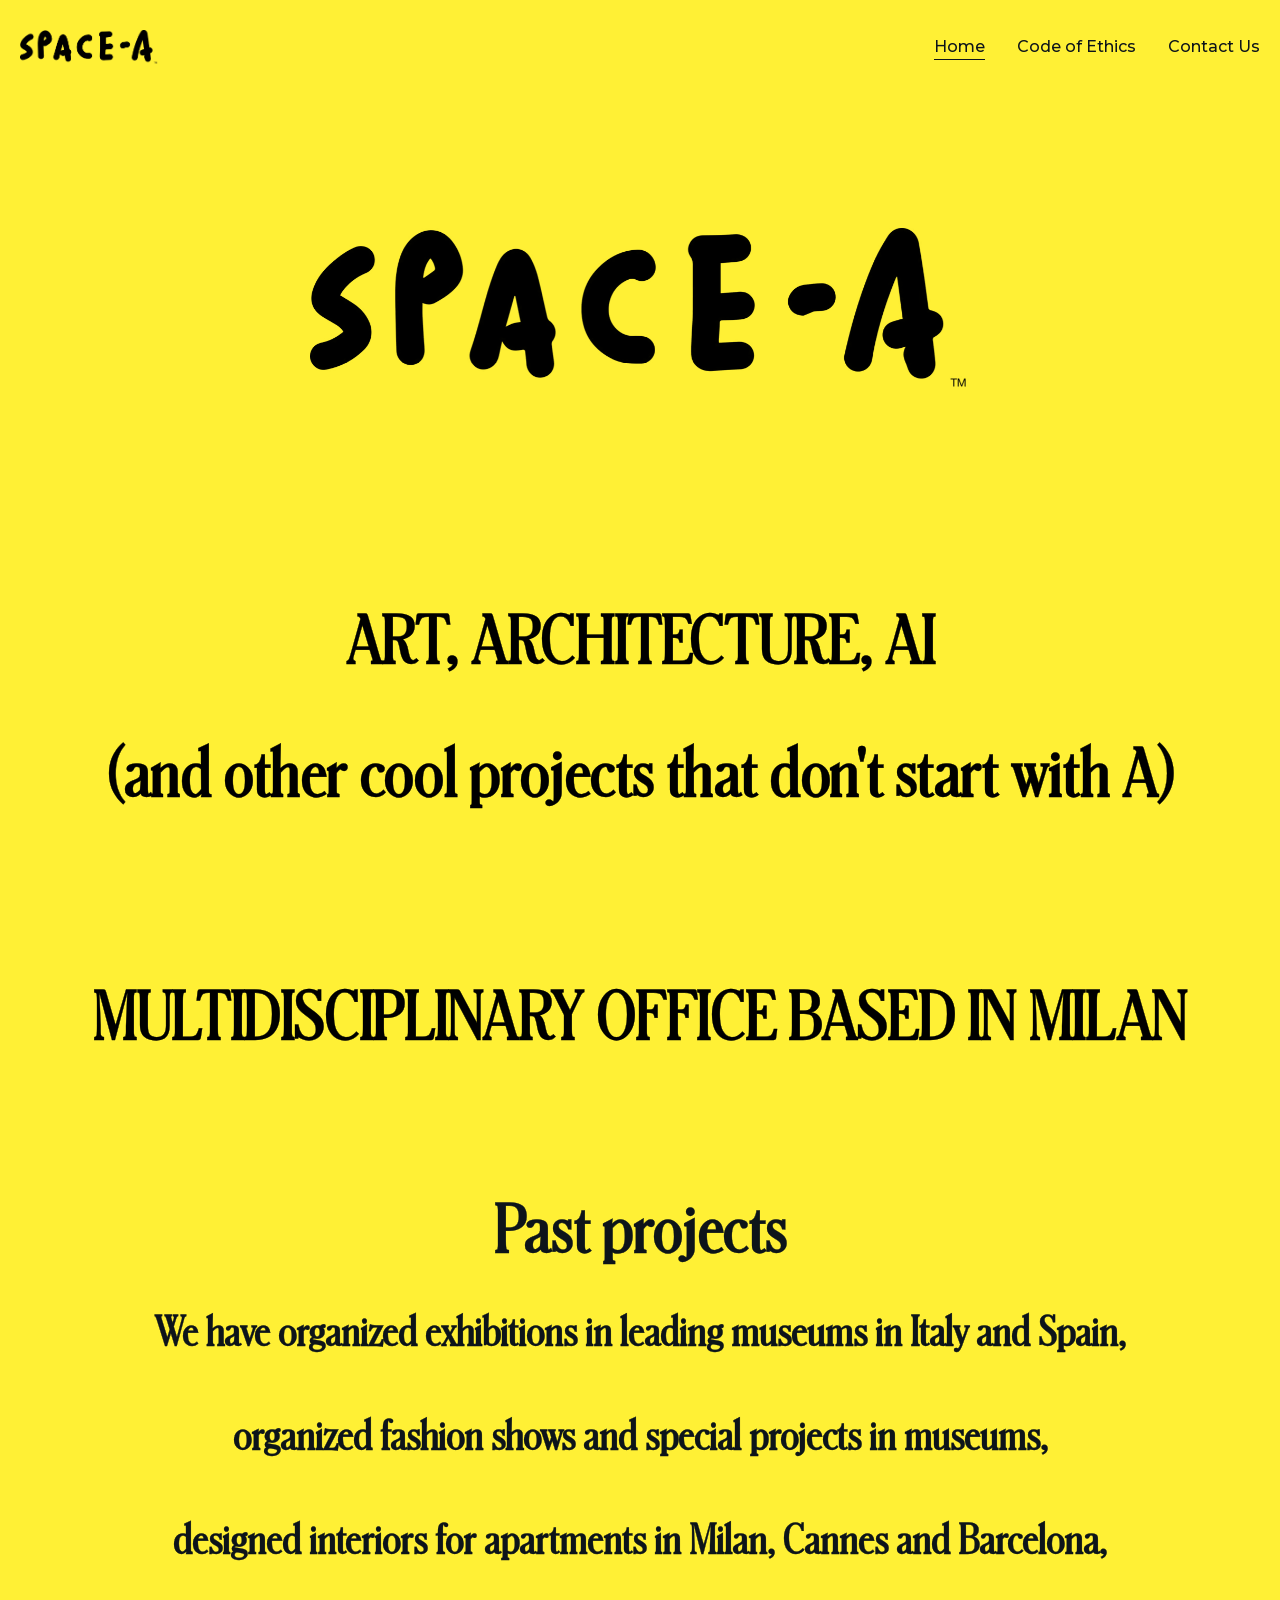
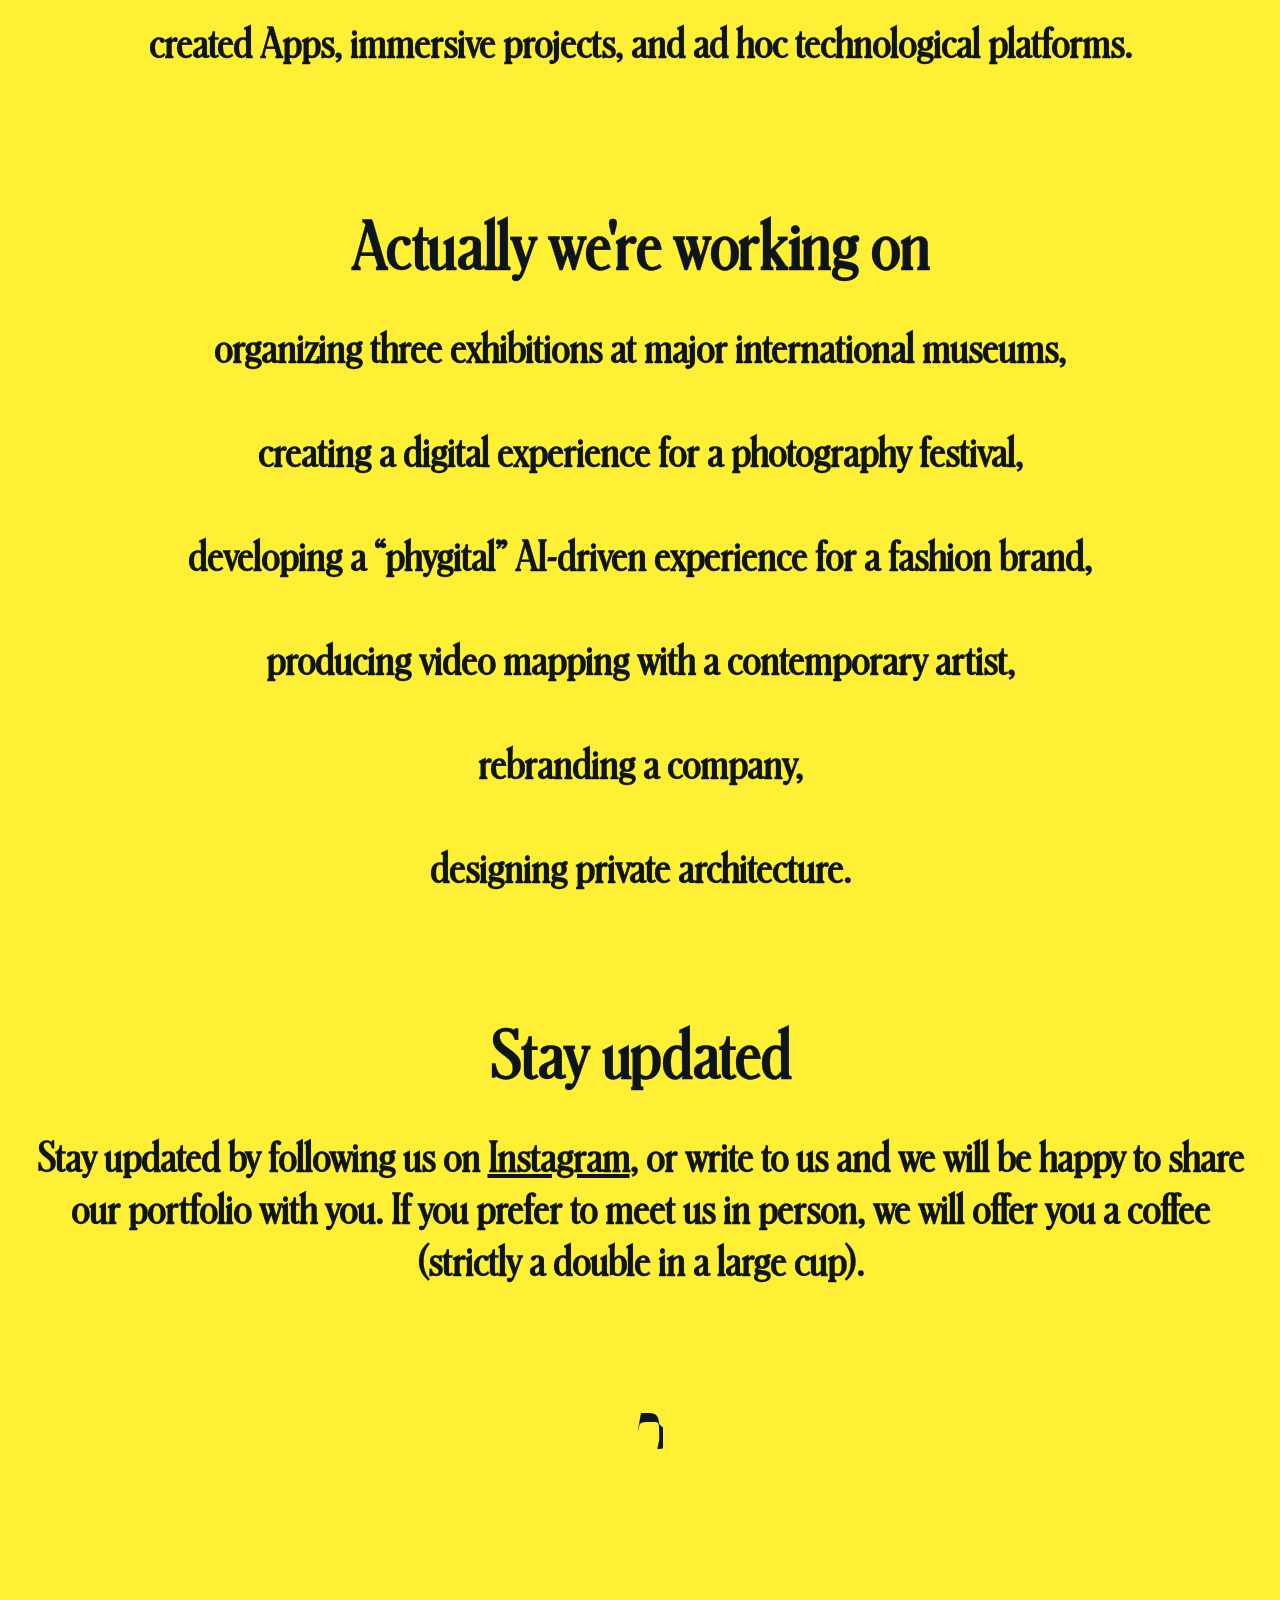
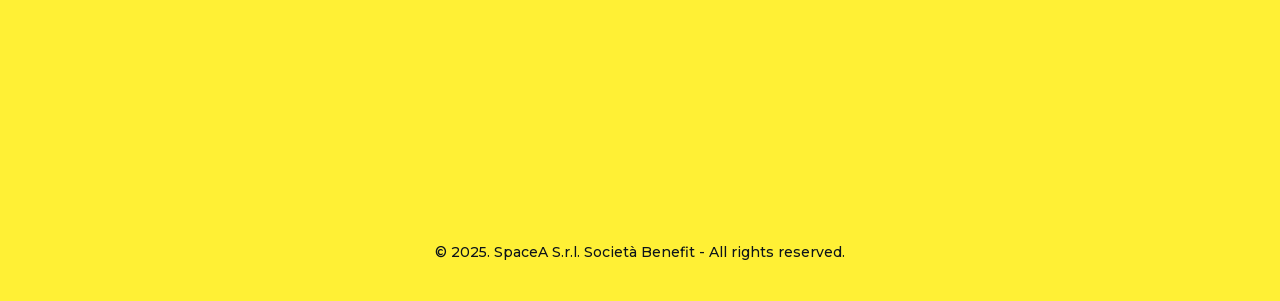
<file: index.html>
<!DOCTYPE html>
<html lang="en">
<head>
  <meta charset="utf-8">
  <meta name="viewport" content="width=device-width, initial-scale=1.0">
  <title>SpaceA: Arte, Architettura e Nuove tecnologie | SpaceA</title>
  <meta name="description" content="SpaceA — multidisciplinary office based in Milan working across art, architecture and AI.">
  <meta name="theme-color" content="#FFF035">
  <link rel="icon" sizes="16x16" href="data:;base64,iVBORw0KGgo=">
  <link rel="icon" sizes="32x32" href="data:;base64,iVBORw0KGgo=">

  <!-- Preload the stylesheet, then apply it (with a noscript fallback) -->
  <link rel="preload" href="style.css" as="style"
        onload="this.onload=null;this.rel='stylesheet'">
  <noscript><link rel="stylesheet" href="style.css"></noscript>

  <!-- Fonts are embedded in style.css as data URIs so they also load from
       file:// (fonts are CORS-gated and local files cannot pass CORS) -->

  <!-- Preload the hero image -->
  <link rel="preload" href="assets/logo/spacea-logo.png" as="image">
</head>
<body>

  <header class="site-header" id="siteHeader">
    <div class="container">
      <a class="brand" href="#/home" aria-label="SpaceA home">
        <img src="assets/logo/spacea-logo.png" alt="SpaceA logo" width="276" height="67">
      </a>
      <nav class="nav" aria-label="Main">
        <a href="#/home" data-route="home">Home</a>
        <a href="#/code-of-ethics" data-route="code-of-ethics">Code of Ethics</a>
        <a href="#/contact-us" data-route="contact-us">Contact Us</a>
      </nav>
    </div>
  </header>

  <main id="main">

    <!-- ================= Home ================= -->
    <section class="page" data-route="home" data-title="SpaceA: Arte, Architettura e Nuove tecnologie | SpaceA">

      <div class="container hero">
        <img class="hero-logo reveal" src="assets/logo/spacea-logo.png" alt="SpaceA">
        <div class="hero-lines">
          <h1 class="reveal">ART, ARCHITECTURE, AI</h1>
          <h1 class="reveal">(and other cool projects that don't start with A)</h1>
        </div>
        <h1 class="hero-tagline reveal">MULTIDISCIPLINARY OFFICE BASED IN MILAN</h1>
      </div>

      <div class="container home-block home-past">
        <h1 class="reveal">Past projects</h1>
        <p class="reveal">
          We have organized exhibitions in leading museums in Italy and Spain,<br><br>
          organized fashion shows and special projects in museums,<br><br>
          designed interiors for apartments in Milan, Cannes and Barcelona,<br><br>
          created Apps, immersive projects, and ad hoc technological platforms.
        </p>
      </div>

      <div class="container home-block home-working">
        <h1 class="reveal">Actually we're working on</h1>
        <p class="reveal">
          organizing three exhibitions at major international museums,<br><br>
          creating a digital experience for a photography festival,<br><br>
          developing a &ldquo;phygital&rdquo; AI-driven experience for a fashion brand,<br><br>
          producing video mapping with a contemporary artist,<br><br>
          rebranding a company,<br><br>
          designing private architecture.
        </p>
      </div>

      <div class="container home-block home-stay">
        <h1 class="reveal">Stay updated</h1>
        <p class="reveal">
          Stay updated by following us on
          <a href="https://www.instagram.com/spacea.ai" target="_blank" rel="noopener">Instagram</a>,
          or write to us and we will be happy to share our portfolio with you.
          If you prefer to meet us in person, we will offer you a coffee<br>
          (strictly a double in a large cup).
        </p>
        <a class="social-icon reveal" href="https://www.instagram.com/spacea.ai"
           target="_blank" rel="noopener" aria-label="SpaceA on Instagram">
          <svg viewBox="0 0 24 24" width="44" height="44" fill="currentColor" aria-hidden="true">
            <path d="
            M12 2.163c3.204 0 3.584.012 4.85.07 3.252.148 4.771 1.691 4.919 4.919.058 1.265.069 1.64
            5.069 4.849 0 3.205-.012 3.584-.069 4.849-.149 3.225-1.664 4.771-4.919 4.919-1.266.058-1
            .644.07-4.85.07-3.204 0-3.584-.012-4.849-.07-3.26-.149-4.771-1.699-4.919-4.92-.058-1.265
            -.07-1.644-.07-4.849 0-3.204.013-3.583.07-4.849.149-3.227 1.664-4.771 4.919-4.919 1.266-
            .057 1.645-.069 4.849-.069zm0-2.163c-3.259 0-3.667.014-4.947.072-4.358.2-6.78 2.618-6.98
             6.98-.059 1.281-.073 1.689-.073 4.948 0 3.259.014 3.668.072 4.948.2 4.358 2.618 6.78 6.
            98 6.98 1.281.058 1.689.072 4.948.072 3.259 0 3.668-.014 4.948-.072 4.354-.2 6.782-2.618
             6.979-6.98.059-1.28.073-1.689.073-4.948 0-3.259-.014-3.667-.072-4.947-.196-4.354-2.617-
            6.78-6.979-6.98-1.281-.059-1.69-.073-4.949-.073zm0 5.838a6 6 0 100 12 6 6 0 000-12zm0 9.
            9a3.9 3.9 0 110-7.8 3.9 3.9 0 010 7.8zm6.406-11.845a1.44 1.44 0 100 2.881 1.44 1.44 0 00
            0-2.881z"/>
          </svg>
        </a>
      </div>
    </section>

    <!-- ================= Progetti / Privacy ================= -->
    <section class="page" data-route="progetti" data-title="Progetti innovativi in arte, architettura e design | SpaceA">
      <div class="container section prose">
        <h2 class="reveal">Privacy Policy</h2>

        <p class="reveal">SpaceA website is owned by SpaceA S.r.l. Società Benefit,
        which is a data controller of your personal data.</p>

        <p class="reveal">We have adopted this Privacy Policy, which determines how we are processing
        the information collected by SpaceA, which also provides the reasons why we must collect
        certain personal data about you. Therefore, you must read this Privacy Policy before
        using SpaceA website.</p>

        <h3>Personal information we collect:</h3>
        <p>We take care of your personal data and undertake to guarantee its confidentiality
        and security.</p>

        <p>When you visit the SpaceA, we automatically collect certain information about your
        device, including information about your web browser, IP address, time zone, and some
        of the installed cookies on your device. Additionally, as you browse the Site, we collect
        information about the individual web pages or products you view, what websites or search
        terms referred you to the Site, and how you interact with the Site. We refer to this
        automatically-collected information as &ldquo;Device Information.&rdquo; Moreover, we might collect
        the personal data you provide to us (including but not limited to Name, Surname, Address,
        payment information, etc.) during registration to be able to fulfill the agreement.</p>

        <h3>Why do we process your data?</h3>
        <p>Our top priority is customer data security, and, as such, we may process only minimal
        user data, only as much as it is absolutely necessary to maintain the website. Information
        collected automatically is used only to identify potential cases of abuse and establish
        statistical information regarding website usage. This statistical information is not
        otherwise aggregated in such a way that it would identify any particular user of the
        system.</p>

        <p>You can visit the website without telling us who you are or revealing any information,
        by which someone could identify you as a specific, identifiable individual. If, however,
        you wish to use some of the website&rsquo;s features, or you wish to receive our newsletter
        or provide other details by filling a form, you may provide personal data to us, such as
        your email, first name, last name, city of residence, organization, telephone number.
        You can choose not to provide us with your personal data, but then you may not be able
        to take advantage of some of the website&rsquo;s features. For example, you won&rsquo;t be able to
        receive our Newsletter or contact us directly from the website. Users who are uncertain
        about what information is mandatory are welcome to contact us via
        <a href="mailto:andrea@spacea.ai">andrea@spacea.ai</a>.</p>

        <h3>Your rights:</h3>
        <p>If you are a European resident, you have the following rights related to your
        personal data:</p>
        <ul>
          <li>The right to be informed.</li>
          <li>The right of access.</li>
          <li>The right to rectification.</li>
          <li>The right to erasure.</li>
          <li>The right to restrict processing.</li>
          <li>The right to data portability.</li>
          <li>The right to object.</li>
          <li>Rights in relation to automated decision-making and profiling.</li>
        </ul>
        <p>If you would like to exercise this right, please contact us through the contact
        information below.</p>

        <p>Additionally, if you are a European resident, we note that we are processing your
        information in order to fulfill contracts we might have with you (for example, if you
        make an order through the Site), or otherwise to pursue our legitimate business
        interests listed above. Additionally, please note that your information might be
        transferred outside of Europe, including Canada and the United States.</p>

        <h3>Links to other websites:</h3>
        <p>Our website may contain links to other websites that are not owned or controlled
        by us. Please be aware that we are not responsible for such other websites or third
        parties' privacy practices. We encourage you to be aware when you leave our website
        and read the privacy statements of each website that may collect personal
        information.</p>

        <h3>Information security:</h3>
        <p>We secure information you provide on computer servers in a controlled, secure
        environment, protected from unauthorized access, use, or disclosure. We keep reasonable
        administrative, technical, and physical safeguards to protect against unauthorized
        access, use, modification, and personal data disclosure in its control and custody.
        However, no data transmission over the Internet or wireless network can be
        guaranteed.</p>

        <h3>Legal disclosure:</h3>
        <p>We will disclose any information we collect, use or receive if required or permitted
        by law, such as to comply with a subpoena or similar legal process, and when we believe
        in good faith that disclosure is necessary to protect our rights, protect your safety
        or the safety of others, investigate fraud, or respond to a government request.</p>

        <h3>Contact information:</h3>
        <p>If you would like to contact us to understand more about this Policy or wish to
        contact us concerning any matter relating to individual rights and your Personal
        Information, you may send an email to
        <a href="mailto:andrea@spacea.ai">andrea@spacea.ai</a>.</p>
      </div>
    </section>

    <!-- ================= Contact ================= -->
    <section class="page" data-route="contact-us" data-title="Contatti - SpaceA, Ufficio Multidisciplinare per Arte e Design | SpaceA">
      <div class="container section">
        <div class="contact-head">
          <h1 class="reveal">Write to us and we will be happy to share our
             portfolio with you.</h1>
          <h1 class="reveal">If you prefer to meet us in person,
             we will offer you a coffee<br>(strictly a double in a large cup).</h1>
        </div>

        <form class="contact-form" action="#" method="get" aria-label="Contact form">
          <div>
            <label for="f-name">Your Name</label>
            <input id="f-name" name="name" type="text" autocomplete="name">
          </div>
          <div>
            <label for="f-email">Email*</label>
            <input id="f-email" name="email" type="email" required autocomplete="email">
          </div>
          <div class="field-full">
            <label for="f-message">Drop us a line*</label>
            <textarea id="f-message" name="message" required></textarea>
          </div>
          <div class="form-actions">
            <button class="btn" type="submit">Send</button>
          </div>
        </form>

        <p class="address reveal">
          SpaceA S.r.l. Società Benefit<br>
          Via Giovanni Briosi 10, Milan, Italy
        </p>
      </div>
    </section>

    <!-- ================= Code of Ethics ================= -->
    <section class="page" data-route="code-of-ethics" data-title="Code of Ethics | SpaceA">
      <div class="container section coe">
        <h1 class="reveal">Code of Ethics</h1>
        <p class="reveal">
          SpaceA S.r.l. Società Benefit is committed to ethical, transparent
          and responsible practices across art, architecture and technology.
          The official Codice Etico details the values and principles that
          guide our work and our collaborations, every day and on every project.
        </p>
        <a class="btn reveal"
           href="assets/spacea-s.r.l.-societa-benefit---codice-etico-Aq2GGr16oQtn3G0O.pdf"
           download="SpaceA-codice-etico.pdf">Download the Code of Ethics (PDF)</a>
        <p class="address reveal">
          SpaceA S.r.l. Società Benefit<br>
          Via Giovanni Briosi 10, Milan, Italy
        </p>
      </div>
    </section>

  </main>

  <footer class="site-footer">
    <div class="container">
      <p>&copy; 2025. SpaceA S.r.l. Società Benefit - All rights reserved.</p>
    </div>
  </footer>

  <script>
    (function () {
      "use strict";

      var pages = document.querySelectorAll(".page");
      var navLinks = document.querySelectorAll(".nav a");
      var header = document.getElementById("siteHeader");

      function currentRoute() {
        var slug = location.hash.replace(/^#\/?/, "");
        for (var i = 0; i < pages.length; i++) {
          if (pages[i].getAttribute("data-route") === slug) {
            return slug;
          }
        }
        return "home";
      }

      function show() {
        var route = currentRoute();
        for (var i = 0; i < pages.length; i++) {
          var isCurrent = pages[i].getAttribute("data-route") === route;
          pages[i].classList.toggle("is-current", isCurrent);
          if (isCurrent) {
            document.title = pages[i].getAttribute("data-title") || document.title;
          }
        }
        for (var j = 0; j < navLinks.length; j++) {
          navLinks[j].classList.toggle("is-active",
            navLinks[j].getAttribute("data-route") === route);
        }
        window.scrollTo(0, 0);
        revealAll();
      }

      /* Elements slide in as they enter the viewport (live-site feel). */
      var observer = ("IntersectionObserver" in window)
        ? new IntersectionObserver(function (entries) {
            entries.forEach(function (entry) {
              if (entry.isIntersecting) {
                entry.target.classList.add("is-visible");
                observer.unobserve(entry.target);
              }
            });
          }, { threshold: 0.12 })
        : null;

      function revealAll() {
        var visible = document.querySelectorAll(".page.is-current .reveal");
        for (var i = 0; i < visible.length; i++) {
          if (observer) {
            observer.observe(visible[i]);
          } else {
            visible[i].classList.add("is-visible");
          }
        }
      }

      /* Header gains a hairline once the page is scrolled. */
      function onScroll() {
        header.classList.toggle("is-scrolled", window.scrollY > 8);
      }

      /* Contact + request forms open a pre-filled email in the user's mail
         client (Hostinger's form backend is not available to a static copy). */
      function wireMailto(form, buildHref) {
        form.addEventListener("submit", function (event) {
          event.preventDefault();
          var data = new FormData(form);
          var href = buildHref(data);
          if (href) {
            window.location.href = href;
          }
        });
      }

      var CONTACT_EMAIL = "andrea@spacea.ai";

      var contactForm = document.querySelector(".contact-form");
      if (contactForm) {
        wireMailto(contactForm, function (data) {
          var name = String(data.get("name") || "").trim();
          var email = String(data.get("email") || "").trim();
          var message = String(data.get("message") || "").trim();
          var subject = "Message from the SpaceA website" +
            (name ? " — " + name : "");
          var body = message + "\n\n— \n" +
            (name ? "Name: " + name + "\n" : "") +
            (email ? "Email: " + email + "\n" : "");
          return "mailto:" + CONTACT_EMAIL +
            "?subject=" + encodeURIComponent(subject) +
            "&body=" + encodeURIComponent(body);
        });
      }

      var newsletter = document.querySelector(".newsletter");
      if (newsletter) {
        wireMailto(newsletter, function (data) {
          var email = String(data.get("email") || "").trim();
          if (!email) {
            return null;
          }
          return "mailto:" + CONTACT_EMAIL +
            "?subject=" +
            encodeURIComponent("Richiesta informazioni — SpaceA") +
            "&body=" + encodeURIComponent(
              "Ciao SpaceA,\n\nvi scrivo da " + email +
              " e vorrei ricevere maggiori informazioni.\n");
        });
      }

      window.addEventListener("hashchange", show);
      window.addEventListener("scroll", onScroll, { passive: true });
      show();
      onScroll();
    })();
  </script>

</body>
</html>
</file>
<file: style.css>
/* ==========================================================================
   SpaceA — style.css
   Recreates the design of https://spacea.ai using local assets only:
   yellow field, Schnyder display type, Montserrat UI, pill buttons,
   slide-in reveals. No external requests.
   ========================================================================== */

/* ----- Fonts ------------------------------------------------------------- */

/* No font-weight declared: like the live site, the Light cut is the only
   instance and weight 700 is browser-synthesized — that faux-bold IS the
   look of spacea.ai. */
@font-face {
  font-family: "Schnyder Cond M Light Regular";
  src: url("[data-uri]\
    7XyDgU4LiAoAATYCJAOQDgQgBYPaMAeePVuwNHICvW0XxO3A1Nv+fB8lbGNg1uu5sVg04gXBmrEtI97tQAS+rs+W/f//SUll\
    DE0jpKFzTia7F0pFOw1Bw/WqoTCGvVeoeh+fgSGd7x3GgDGDLUePPFmKpuhXNCGWiinkzA2XxsTKb0HRrikk3OBgE8mUVDjp\
    h7vfI0ixflTcm9Wg+BHWvq1gJri39dfg7mVFR8X/qD4v+hLmppsuUT3tHird8bng9WOnsrUbyNSLpXp5CIjH5qgqES1GrDgl\
    e9sTX/752K/y3Pd7EfWodSFgh+ASBVweVRwJF40SUfixAe4faJv/3t2RIqIDo8Z++P0us1hhVNciYohfWz/Extt9bL23QW4k\
    9AJL5EYTu2wQFdKCpNWggoKnhwXYWPXFqNNTjPyeenph5EUjuMFgxo0bBtC5G6BfM1nxj3DQ/tuO+SigLMgTDDAIM84sbVjK\
    FWkql4z+8m358fWptzdVsnn1Pvd2wDBOGEN8DEv2lKWWrSCrvd3yEM3P59R638nSe/WiJQUK5JSGAP7Xd6KkjpsMegky44s8\
    c5Oulik0YUOg5RAVMCTY5dPu4YpD57pFh37arUEG9JFWSS82nn93f9cegMZxi/OzNNAUP8j/9adVvj6fyBZPYzHp4pppc0ik\
    KCY74vPZ4MQXwCiGoDPxon8wf/wFPp+srKxUKpVKpFKpRCqRSCQSiYwk/7mt4P/9CztN5qTJlScvab6MVCojlZWRlcrKyopW\
    YAGxIA8tvBwYbqD6BHWDsTU3RqH6vS2zA/UK6VeJFkLtJgE74tl4Uwx2lm09JTNznSube93zeFMnQNPSFMy+6IkC3/f37O+8\
    uXLf+9aEklhBBEn7sz1cZJFWBPz/Ov1q343isTIYjccDnGHogaBboGpb+UqK9HwtW6b/YyuZ+NsDSRyiT2ctO4PAwYFkCBcA\
    oNzun612u9/VWzIWTT1FuVTN0TJLqpE+BxodCPzP2AQZUH1115Y0Pbtzv/cpha6uMLO7szo5hMQOOiWADLmhIR99SOje0AAZ\
    /r9W1RtVWGmjsoZE2rEYk3nG/cd+e0W78VKqzAQXJkDy+nP3jK1KM3v33/BsgPCBA2mJ9fj/v9//L68vQMUbfhIleQmk9Jhn\
    rbHGPZN1N+Kb8yUiHvXou2INvIt5Eo1EUrHSGaRICAW/f5t+pfZyOmfDBNNAulX33flqtfqPZRgCqKrX8pHtAXsBMNoYMI72\
    x7leex1mQMLNz5ivB85/oGFHwGq9a9NkOUja5PVTO2Q2HhDl7IQD9eXJKTkvdzlV7EiueldAClAJlkSR8/+yL5aUsSbKFXYz\
    J8gpYQWsgEwMu60ZXRIIFhxlY2uIWR6v677z/d7qmCbtbgYyfaWvMBhjjDDCaMWprtZNH59h9uLf/p0uLWzv57+uVVXHMUaM\
    GBEReXmRl53XYW3VRK3b6UhKSNuA93jdEpvVc+esvXphlGmhRWw0CXKMqf2hnaZj2pRmaxADQUoooWs4fmUgtvkVfO86v49r\
    d2iGJjQhSJAQRESkEDc7GukUaWV4NtT+wDCWTlKSGvRzfW0OX7sXnQFHkCaIhKYz0HohahW8uV0I8MV5ERuAnzeK79l/SX16\
    CIG9wOMAQwpJD9JniGDkO/TDT4RfVYbdVx/RE81hOloi0tUWpm92RIZ2h6XKj6hAa1ibtojahwREAQME7HSGGHHp88AJ4D7+\
    pvUQlDkD1ut8v+qwF73uFILkksKJtWgo3djeL93cOxi5dfgtt/jfG+K+D83HwH3sXfwQ+IAAggh0XAhEhiMwFHcMhZgoTIhA\
    uga390UBN0mSo06Plz4H418Sdbk0i6Z65s/TXbTqTd3qnb9+W7BVcpwdnSOclc5znQ85/4jhYSIwWkwxZhamDTMfswmzH3MG\
    89Dp2H0irDOWgS3Grj3wkea8H8P54RbjBifvNtz39+QdPhGfiy/HL8fvxJ9yJ6C60raCMxtuY5lLfmuMAVA6+NILJ9gAJfD5\
    Avkh0haFB2nOr8dZAiiVJU41vcNHSqade5Vqq8cSJAAcDTcAIkjhBBd266O7wAt4D9EymYoNpl/M44SZVM3dAbzEpqNUNsBz\
    YSKdPqvMwKvKzfhTMsaqXV5pWxZ+wRYOiU0i2qtEgJ25SPEi1Ico51MCM0ghAeAgzdMA4OM3UvfyXnRJARICXIAqjQSZ1IFl\
    SWUHUhbys4pokh/kFra5jmSCB6jNlAAYyozw6B1xKkllDV1hGxwzJ0oyFg1ZFTJhJTddUKRRxLWNSwQJoeKQyAisMoD73CCx\
    d0goFQ7YIYQd5vbcBoXKFOrgQEgDENIk1d15lPEDfSUcn+lyTniPkiYdwcCFrIWRckJQ+0Z3oVZOHwmfBkERPUwNKJIh1EEA\
    06LBsiEJDKsxTi+xBPgkIvogSUVWy4IKLDlbiZ+SUc4Q6dG0sfCBzDKDkLGDCLhJ945aIWpzCAZNlwRPUNdKiRTawlgZV6L0\
    oc/Z5WTFVNp3hFSySzjTwyUG0Csm8zIRgC14ZLLwoQaPZijDssRQAoBWGUIlKF5qSq+4IUzv7eO61NuV1JWBFBsJlDLbRhte\
    CiHgEwaEfAU3AwoyW7i46KDLiSIqNJdSBbZiYhWnsKQZYhJmVMhdYy0KZa4Mdk1TYAQD0V0hbKeZBHgSjMFcRk3XoDiwHuw3\
    tZWuCnNdPAbECo2teZJtUrkJjqxKDkAXM8NjbIfAnaToJhIZZ2+wGLCDW+DWJ68ZNfxrQjIRMAUzMAcLKIZSKDfeaUQbWjC8\
    cEYAxmACpmAG5mABlmAF1mWhVyXM6IJ4cs0gvKKgfZGSjLkJgSmYgTlYQDGUQnnZwLqqIRiBsey7NdlACqUymPnEIWJUJajO\
    xvg5ggvs4hDgSXAA6ABiQqBJEFx7QS1yjAJwJ9oUxsEba0CsEC4DuBwAik6tuohDqbpb18/XdcX6ZjgIWF81G+VPkwEU+AyA\
    hSgZDZiJoqKsDV8BJuX5uosiD91PCGemloOo4AcAVxn3AeOfRYToYICKjoGDi0dASkZOQUmFoKalo2dgZGJm4eATEpaQkpWz\
    srV3cHJx9SshRoyZMGXGnAUvgYIkK1aqvPViZMtRoUOnObp062HOgiUr1rxFiBQlWpc+AyZNe+o94o4XoMANtx4/AmJnRxGY\
    rMpAFmm3IKUIwkDhXapcBuZYpmR/lG5qzz8Jwg3MyGv1ZsXGNtWF5TcqM3Fu4VIUOWsoclg0/H/C2CEDkJu7nk+hnpj04piZ\
    GRqN00Cdw+FSuwQL7Rw/LquYug+8IiBG+7F0UMnMPeZXzH78bOPNDXECJalYAVNX5RfDR3XRGPOjNZhOCyybXjyZPgRq8yhs\
    Z1EKxN3Pt6lAsV8VJN5vFKGUSnSdSS+iqomdBHsD0xoL1YTaljuAcpMi6oFTBrn8tNgKUb9MxtrQQknrM1I8B9MMSFsyp1GP\
    0rAe6Z3jYC/o0bR7U9NJDDrdG0Q2D8vouKO/NhE1ujJIC9OE+eESdPCIOwDp63SNOQNkItsQ6vUlwnHMVTG4QG2GAx5xLBiK\
    Jdel8TFaHGg5++vfzktB5Lranj6KQn3lCDMYiNgpyntnZvKfDt9Xoevu2Vbt3IEr1lVpe3i1Hr70l1cYqRdXuzqpzFW90hlB\
    rbh6UIxmcJOzJWJ8p2EEu8uiL69qJBEYprs0cX6LEOumIae8CR+LUh5rvzZk+sWWA4CvIXppX32NawpDedd9UicGgYcmg6Wv\
    R+wx4lRMHmt/NpAW0SVF/Sc6v/He3p22L+u8ma6FRyutCFeI2EM+sx3LdffbyfjDAWVjb03n+ncp9nP4Paqs8icwX4FHxKEB\
    p8QbOoGAY2zxsXefKTLMRR88wBuJa1+uO/05TcYuRho4gW0vTnSFISnqM+Lof179bIcNTug34ZQujMj6SovporwrwiajD8S2\
    sivz+Ht8DMnhQd2NfzqHIUJ5PdCAo5lK/leN2Ijlu2l4F9VhUey7BwXQkYh3ohQLwkDb6OhCjin2RjPPRQqBnm9U/eAOeksV\
    6xMLx+7x4CvARSSdX1g0cSzP3DoUvvcPvvyM+bq8+yTZyPTeIWnIlzIoTt0GI9+IV7MNlu7OzgOMZRMsNpyz7x+30hVMYmJS\
    ADZBG7hxhYav7H0EfECtcYzWAc7hWVlDPTZ60JLP23rgOhOsD6iWILjyTDFjrZAZzU/NshxkSt8dv5BGHvQtx2yJliemJRjf\
    I3fFXfRg1B6PBO0khKBqab6AkBVkItfqTxQIjOljWoajEaPE48tdqQqZDIT2f6v48lkZYV1rMpvMbGYNs+1DkLC7uKVnU7+X\
    cle7qgE1ZkDUaYXY35kQ1d759Is4YDahWdLf4HEr2TPh4vnp3lMPVuMGaS1ob2aG8SW19G8TykvhVN2rls+9fVXlW1XheLVe\
    iCVNNryZmuYFMlO626+YGJPhABxFIM+GBxkqyIa+FJ/5/cCI+Tc64ZP0d2gApxT9qRYVr2I5gpSsFTTogtapjdBiWAs/wzml\
    gaD3MJGSeHobzdqsJfm9DUNAi6kF0wyGtRz4Opf6BSGz4DhFYYu78S4VYfA3hpGxSOBjNNEzIz2XQ8SeF+gdJ6EsdoW77qbt\
    UfYtMNL3PqNsx0gSeH8PvvxNvCQKpp9maBCJGs1E32KPDjTZ5dBoZAYJW4DZDWzOpt/1ODzu7KktChZIjDeAU4FpbOF1MpZI\
    VCPIvjbWEW2lauaFGzCQayPNivQdwWxbPTT3RoVIWQOaGbTK+ZqUj/1iElQtYbOABUXBW0Lo1i4KWqAAbk0kclhKy6qYVaq4\
    DYjO6VTOFnpTPT4JBnYuM3sNo46Lznuukr2I0jFqLGxQRzo9HtBqiZxaCkAtH8cR7SqxMrB1hAu6oSIz7TqvkqGFJCCPr48X\
    KXyx2cM6xVYhu/j1C5vf/CdZB3KSf6IAKZcKsmfzpmWZrbonfB/gOPp6AE0rjbjZ9oAUu/cjEktVVmTVSyu7Mc/B8M1Nt5jX\
    MoCfSPYxKEwnwmhluN9LhSZ1Yaf8GDjGMp0U5PuEloLzltMg2EMOz2HCbKpC4Z2Fz5hvxIjW/uvSBsKF9WwNcd4ySAvwmnqt\
    jy8A+8qus55wLyI7zNMtja0oCwa+AO1hC2iyVBy2YVI94+v15mOYlrGI1VsQjlgchioYlcqt5UCybVWwYh5YXksImB5zB0AU\
    NIYoE3zgxu0+nErsTj1am6aSipe4rheOG8HCa5xPnFPY3bchSgF2RzGOoSDOeS3bnwYRiUI9BK5ELbs1gTpsqKO3dIHi6yYd\
    bhVm0yjNNtePQSgbTqkIdNsb+9moHoL2QSE9RHTL1gZEq0eenYGNmhwrzEA6+RHRU65aEzwwAylNrgmbPFxkgoKEJLa1409e\
    PQ4rvX1CCLoG7442GwPbO/rIO9uw3NeVdEevl0LCPJhMk2dJXXQkk0zFa/Oawk4IUADtI1iENN10EiYMAmCjYsBxBqEzkApK\
    MEDzBJtUu2XPelOHp0QUPIMuMtcvF6zT66IDeDcdTK9HO/B5TGP2RdUCJonI/5hAkWzOJ9Po3sUZpHHbiJUt/U+MxbAHiGVV\
    ow8uoW8cxb+ZClc0Zp6zfyylw+c5GKHJF/Fy4UzwQ70ExBtkg/44juvYULPsw/5bJfYvKcgBu5uP5UCtNmfPF1o9RwZp1FHA\
    kAzxTRTmZzleD7+PK2PaVxu+/of/mhSev2SBTeY7l1H4sMOkpMpCiQlDnUXtt3TWI4rCmov12BzCQMQHLRwZ8mUpaf3yiADG\
    kY1zzGxGsAe4osOQWbO+kQaJmHgx8Kl+/HuFcxkoM80+hOUj+NulvTeg58WHwTHIjLUO+Cttmpx//3l4DCSrnoWrufnSR2N/\
    d2PirN8KBAL9r50e8Zd1TZo1f6/SOvnkHAtI+WbSyah9FhLFMkCnTPAYNflyDy/e5pNpO08qxiypRXJSWj9tmui++KE7NzQj\
    db1XMQqP8YdTKFyP5K6nV0H+MBzE/NuD58OT2jnv/68tywOc2o7AfdNWty6E32HrGtnsCD1aZv3wri9C9d2laXCuS1Y9/hTi\
    mAHdOM3QHF9fM8GFPVZsNw5y2stCWLLinVQKty4SYyeiAzc5pkkPb0e6ILRAzGaH8Tll3bEUoL50w6cxTVQl74jrosFvJnIi\
    azmY7aY4sHGkr2emGLZUZ00uqeQewf5Hz3ISmHrEoCSkoonMsSTFZnAGgVPaMBqDP8bK4B5CKoQ6Or5j6X4XGQgeHcOiJM+r\
    qBl5jarCncKCm7AGbge7BTrWyYZFD4j6q4OlBIR+p0k6EHM8Wljg05T0jkJ52oJrp8j34BQbIJrQbP5qO/HyZnvKxFOg8OmQ\
    pELvtUXZLOJNi+8Vnb1MgRnxqjzxtCMU6IX8pF262k0MiBhzcVAESw3M/gGD0PnQV+pLMOCJEBjrTdM6RbWiSkIiMd2L84H8\
    5GtLhhbvDyb5p2y8vdovWOhE3q5SiM/q2dOVpUaqGSkO9jWjcAhRa3vzOwlf6vV6EqDPX/8uSYRaiXZc9L0YnibCPZbRvFCw\
    KFpPHj7rgqWFeizgZNY85gSulcSCTEwqX5Nb8lPVvqO1kpYmdYIAsSfGk0nR7qbdTp5sAI3AjyN8uGLKo7bL+IjeQvZExeC5\
    bMHsNs/aF8AjsFtfMKhBzXrHCOBPslIRLPEeY5ZtxHe4ShYYuKbaVdISjN2z/BoT9YWLr57+SXPaJrSb5EKUnoVoJ/pAzALL\
    jkkoVcV8cyJslDGcLTjyupCWjIVggpLYaHwg1gllAV9mck3RD2U2HYI9UZenStW+nY5yH2njcGjjT5RwefoRJEfhOo3Yrh9m\
    tW0/Uc6o0n0boE9/4r2zrpA2AFI4l/pNIxzrNVnOFAPIEGBdG5dq5SwF2AfPvImVQCH2iXvIlJXxLeyLto8ofJ0JWMdpkzgX\
    NuoM/QR+yYgSI+J3YqYwWGfFf4InMEhcnldTACcikp140tmaUzQBWOKmmha6j8SKAV/rQzXRtAuFxribWba5MCZOs8uiWxNd\
    iaYMGd7LGZ/u1miczQnRSk5ZipX4dkvhwRVPw9OHUJHXYGfNHsTw2kAIwmOLYmySujFe+NzH8WIbe9HJXegBQMuFkRnbydHQ\
    0cs/Ay8PNRUnB4l/PT2AlJYVVwAQkhNBFhUXl5CSEZeVQ0GVV1ZRxVDDVNcg1AEAANDU1jUwNjGzt7axNbC3d9B2dvfw9vXr\
    l8+vP3wAwAIoAC5+AAD0AXMAILZNvXRwm8Dr+SNCIq64P8daD/Pr5FQfeh2dRnP+sa6xa+2XBT3Mf3LwTfxqu5kCmhsO6Xpy\
    BhsdMd5w1Mwbt1+p9bxfCZslp2xlDGwAe3XWPuDStJFzCNioOu8eNlz2mKnivfFV33lrftVnavjzEx0jNbbQafZtY8NK/T3U\
    +ZAbrm6ON/UfvPEd0VxZIOUNdMIhO7E2uO12cFph2B2DJKS9NAV3DaresCKFYGkoaygFaNMe4hyYD77xnISP+zf78dSFpvbh\
    zxQEeH6Mlm4iImABWMDqTd3C8cLTobzmb5W4zbXtn/JZP+qAMK4fMwVRLmoianoWAz1dZn0WHS3tdXAAKIkjCbCaSNurqQJH\
    9f1Tko7BJoKphoUN4EsDAICDhyBEsJNQXTeKLpNwIhCEpu7S0YRJFd5wLwBIAoBxP139cqTK5gcIzao82XLwIdLdJPN1BH/w\
    pof5ASvbw2YJsOO4CZcCQ06iwYVgnBImPDcTCWfDVkRZgFBwowOIDVtJvAGqlVKQc7eplLnC03SchCUfC2f2kHS6OBODYeNt\
    jPMymbBmYvMSOg6Qu9Zp9k1pw0r9PbC4iBs0tHDDsPAGtbCQKVV2nxX/6CMhZI8rT1l5K/g0gLXgZgJt16yIV9OxH3bLPm1Q\
    wi143KYqDzc0to63VN1sM3GURrDwoowUB8jfC3HF6CXwTUwFW4GMxpOKDmDRotDLUSnbSjg4GDs5mbi4mvrUoufiKSJyNnGO\
    HtH5Zz9c1wW/0jbYYbmECmHpMsXKhKm4J1EaNYnW4lsb3TbIz4inwrwP0qTfgZ1Pe9hygJ+4lwiZJZCYKKkXFFdzST0BQtAK\
    pYJWmC9s2yNaAsy4zx6hllVDWzX0lWY8qry1pXzcDCmGzfcnpTfL3Kg2P4baI41g9lGwEZwW7vEEL1lqSFpmo7TcFmmFCWml\
    vdIqhwZe7cSTTksEFcC0yYLIHFpTaMA01kemHfKjgAIhcAQJgS2wBKbAEOhPeWlMQSLI7XHMOdfcI2bAggMPAWJkKFChQYcB\
    E57XmBWtzLadvqeyE+Ax9bO1LfqkZeNDBJe8S9m1znXCJaag2o7LwiZ37dJv9UE781hDPfXKQNzCUaLrmOuCJyXKzDhqHGJb\
    ZqTSxYNDzxp0AEERoThNYjSI1SheswQtITY3aSpV+RPwKCaZsAXUs0SK3AnLBp8bCUmFw7T4o6n1rUcFxYf18KSwQ8OjdsRj\
    Rmg4+DwI+FUTSYZ7VbuHYbaHrr2YGe32KcEU5dE49TysauviOspW2GE+SuM392OTdqF4gsWNCDkDnzR4C0cSJCIsdA4PoB+i\
    sY+SPkN6jGYkAg+mMuUq1CmnHOl0bFx8mhC94hXkXjL4cNmwZceeA0fhIQY1c1WqVqu+mAgysDnx5syFK7cQnYZQDwwaNjoP\
    XKBQkWIlStW/GvpUTK7ceVL5Ru9vZRNCeaoUxkuVajVqQ2wsCwXI9M6HpMwsbBE2cK/DKj4CVF6Dfls9+PLjL1AVa0GqBasR\
    QicpEZxCJkrmNevq9ep9ehcFDSqItBnKxCyFhZUNVuJK7wfqxKwsexrkiIZyFbgvZ7gUFusAfuZ30wME/BN0ckSnlFfyfJxB\
    BAVoTlAar9OS4UB1QVTscJHn8U/29aniCBIslJpJCiu79QIFCRZCslJHSV66gqLtjpgr6XPJ3PLjo72QAs2p+EX7oEMOCxcv\
    UZJUmSbMeOq5l9776LOvvkfn6VTIA4HNDpcqkQBh4mgdcsI5V9wiIqbX7Eh7Ha599xxoynOo/Z6D7fPsb2/tzg5FRPhBLx3o\
    AO1/utLSW+lE2NuRxOEOg3SoPbTTnv788gjMTk729VhKYPs69aT9y0CrggiLoN03qNuUaf1mDBnwridmjRjzVI9eo8aHBMRH\
    xMFDwxcnntwll11xnYgeo9KkK1U2joDoZYTQAUiVIzY+B5QfCFoQ5eeXBsJiJicJ/nnagBJCJCBqZtmJWiVJluJdyXD9TmVa\
    kBNqHOZM4Jr97LszXm5ty38LnHAhqKd6ml1yw8GDADb+oZx23AV1Kx5JwBuAfprXgQ1O4L062mxd6pl4JOfiV83LbUFDZyJS\
    ojRZrdZltT+jnvC5OOZ74jXP6zMH5bhxvDg8jogTxAnhRHHUnJ1cHtfGzeWu5K7m0QTnf53+y/m//wAh2ARbYTfsh0MY6bDa\
    4U9HlmO44wXH+149Xp84CIfF8eBwKLzBnMgNWrlZDNxbQGfViiUlihWJt+2Pj/rd+2/D8xvPi56pnymeyZ/FP4t5FvIs+Jn/\
    M8F3J7/b8x3rO9rTZ0+/e1rweA9hP7aFVkPbLFuHDfseMm+IVTNCweUZiQVObucaFQ3yvIxD9+D5zAz8PXJ8CW8+fPmNAztQ\
    0O+b44cIJRMm/C9nPMp5YsR2lNtqm+0L7Z52vs+CbY846pjjYaBTTjvjrHPO/71BNYl9FbjbY27FhgtP/kIECxUuTIQoMaLF\
    ipNg5udFijSp0mXKkCtHnvwu98gNN92pIE1BHrhXZWJ3gZd5R3jQ7Un3GF3gXdmMXAd0TgCP06uwa4yZ8YiLUgbGJ4IMlyGz\
    LOD9VihXYWp8ftwPTflplSVXUaZsmbBjzYEjJ/bcuAOv8OXHx+t2S+phBkYJaZcskT7Q+gDMCoDVdoDlX3DzcQAe3AMAPA4D\
    zR1oG03CnRM7joU4t+igOZMhqlDG5ogckgfUSmyu/AHA4hImqlahVEI7FVzuP0Z5B+ye38PkFmsnUocwKBslFWv321QhbzcS\
    bqmACqyISC5qkabgwTqiRu+jW3yknpSCzQkyNeBegyaSgmDF6XdM01mlC+1+CQIBbK1HzRtau9qXLXblsN8mHR2XjSJnwceA\
    jF6bkYfXzSEqJRfVUHcQFq7fv9WesBRVBtLTIyktCwEyi8jV1W+NJOQQ9/ea4pD06rZzd5xCY0lUDngsqbhtpQ86T4cX3XDd\
    r+5nka5aBbmYeRjb5/M2GjIlYXKLatlK5PVZ3Q4erY/Ny52il75Kx0W6OUybNlP2plrzk/tEL24AkWXWshSMhlTTCUmqICjL\
    QHURKJ2oLjAgFUgFp8KnQjUV1qTieZExY+ZZdUaHjjvVbuF9hghEWMSLqIrowhiMGHlUHbEdqu+YHCbHk6snh8UyYoe5z9Vd\
    REZkjoy14UOf7A18j3oHhWXMatz0paRnJCROKEo3vXTbUCpocmqYjpSL1w49ltzzUnt7vBkctDWy8Elopsg6a1Eqs13ouw3z\
    zHGsA5/V6UFRkoOVDiHU8AvevUq+kvqu9tSR1079hLV2vhsA3/LA7XUffAxYoVmFJphVY1baYNshY5fDLnDmXdi9mEmEFCqi\
    CmtFYBUHucPAxSBdTEiBL4YTZhx55uOLJ+tn7hAWgQezOKz8WCcaKemoyZrRSLJ2BNKjiZ/zgbe8Ud0iopVoW47cHmAnP7Q7\
    Dp4XuM8VTFF3nsMxkByuZVZrpKlh8RyHR0vV+paxt9gQ1SHUKPPcpx9UJE2Afe1dypLO/d1Ap0QnTi9cddqxfbJS937bmoZE\
    FjY80Asu76R9524VuGLMvKUKljUWSIbkjnDRcjhj4EFl7MxZs+Qcqm4vXoTrdmNQyWZpgTdmz3v0o7pf81qGydxbgV1aesli\
    pWaJp7fSyZxkHOdx9cVV/7mv7B/p+OUbT3CJF3xSl5E5P+GcQ4zBxBWvcCXbm9nbbJd2ZxX2aNvd48ow3xCnvMlXQOX6Oh7j\
    IT0WMhUGYO6Mh8eWn2GhSjK2Nd5agQ8Zvf0pHf/vSvX0INGnW8Q8ZU8A1/2TVUlX7bIZx+INt5n4u5/2tQYjiTIV8SkBp4+h\
    YRwhEVOPfI5QGMFlD2D29k0+EvI80+WALINRARmbcarEnoGJh2s+n8nBq82Oo9RkMZGQo5ve0+z8cput1WSfUEOOTPvPhALD\
    8tMB4QE3piaVTjtI+xjX9P5pIeOfBr+abD/AJ9zzooC6ixXtdjae9NkPtRfuFBThOIrs764jO9rECM7P/8v0nq9WK9mw1osj\
    pD6p3nLjEqdEZNYnMR30/6Tihg4R1Lx0bcaTaW7XfSxuDs98rjGzHClVTuQ2tGEXg3WNXjR7Q6005o45Kwqd/utya1pVcY5m\
    rkXGbv5aCsZXnetKufvx7Fm1cEYiC4wYtEGZwVQUxRe+G+oxdW6NWR6i/aJkyLJZSkW7mpK2x01Jn6SBZ7lfeUQg09RsrBqw\
    kZ58iMlac6C3MBKVdlBtJJ7P4JKBvKnh4Uw+ROEx0fRbxbnU5K2ZLh1VDbTWS3Uou3O0Q6x6HhlpFqwwC0545JyRkQ40BwpR\
    QDbWHbDFklRLu6gmiXwJeAUfOD5jEnXjPX7E8O5MJmm5PCArd+ViDFXC7C0WK6Mx0wPuwHuSrRgXB3LBjmbvTKIM4L42c3vF\
    0x1HkdBy4Vtq3if1bNMXW9oGggK6S08an4leaPGBQL8zBQ1NG2CN2KYp3VGyW802am6wDmhPwMjCPunvk3bWcYolJAaBzvmq\
    hTq5a8BPReve+CAExOM/U4TTzzTqMrI8L/Agt4lGirn1zhGVIB5uHr0/m8TSs5oMMKSxqQfjxUoTI9tR2rx6xzYD7tWR9wxE\
    QVILmarDSPvFJmb3AKii8o4h85ixt20GV/2EKCzAmiOAdSqHQ5OKS6XdVy4W1mL7OkfFuGHbqRd41keiyUvVHJVMn1pBFi0k\
    8UwG20Suf8jag31Z4JVXzj8wB3qdKPBUFzCl+wL8nIdLLmTeJYl/nXOm5xtImH0PNIIBhKvULthowhcEiwqrZafK9YUy5pzP\
    ZDL5/NFyw3mt+u9pkcErp/Gn3+PNE2UFdhHvATUnl5rouyjN6IoE2u+2ON9jqhVPXvY2ULjVwY3P1oMNDhZZpgs/rwXTNan4\
    Qb1vB+y/dgqDxmVm2wbTK0fBS5KX5qYu9n7nIip2tI9cb+9EeYQ4oZQwvj580nLhiArzBnH7bug3Zat5mzjin8VM0291vuwJ\
    z0MuGm8Y9Ccro0bXmKaYfRFtOYupQ0YqpYVvM3tn9Wxg6+4AmyT8WmPB60q8S1O9EXyjNk0F+VGAXIuYnlFp9Hc475pWiZN+\
    Q1b92rrnQJtxbvCRj8Q4b40Vq2J+T0LPFoOy034nheyninDb82ajH2dQbIkRG1uSssWfZGD13o3VU/3FfcxTDNu5T9f56YGH\
    PaRe+mRxkvA+7m4GJpDkJZOSaK3Pj9+FMvwp2cHSuX3EUwT4bQJMfXH4y9S3kdF3kBmSRETnnIUhqVeYc8QxIaxt5v65sZva\
    kZtM6VlMqa4HU+xjUzEHnMmvGfZWsdP4Nd0k5k5oLP/Y4enTwvLtMdG30sUmJkNaD7a1XqY+vCISMtOOTl6sNJSH7dYvKstn\
    om8z9KXUmr1RQBZRepsKrWb7nY5ri115lNSzyq2WJsKpsxmvnw1kl6rs9nGbAVZDMYuBEGDI7H0YpPVIpARGoqLv51Ji72r0\
    Io9vDM1GxqZnMYcr6RWuVe5i3PSy+tlH9OlxNqfxJh6euG8LIqb/9RiGH/0+/qNbvxe0lq4FzPVXmascQ16cIbQcvQdMPk1e\
    OngfsUv36Jqs2vlN73ExEYXqp4rZLF6olr8BtKUNQmiiwQq97xlxrkzSPyyLw8KglRkEmWpQH94pnj8ZCd0mqCFBn0A8cn+w\
    G9t+sCqszY9tnEofn8XSIUjy3qU5uwil6NG7CLaXNvPqG3cIsOs1GoHqN9vNmwtvj+1a9+D7eUavqAokuYHSNWFJuTmwTu1T\
    c7h287dEy9nJlj7//c0y6PPH/lI7eqt3Tz1a97+UCXluKKtAqO06PPXiI1XWxRmtY2/1HBcrE0pR0v2Av0ehOJpkRwjZSBwD\
    m92fS665u5kYxTaqmc+X8nWpEZoxV3ppako1RnPmYuUi6pypdjNr5GZv1i3ggc2HLmwBF9ymB30bRZo2DpmdRy9uI/E7TN6m\
    rlC+QBt1ZRtxDcvE7lX0mL5LDf4yR8lYlbSYPiXHrckhuEoKnODL6yEZQWAnO+QcbsmmboqadZcuU+eY9yKj4j297kKLwOwd\
    VCstBAH21kP7AuBkX522lvd5Pj0+BnXl7HJPV5kmQNgoHWB/KQqhCGGNsHeGhvb+8VVm2XehBHh2bzFbHL1ttSK2FryBOdwu\
    ClPC8QZWjIWFlfoq6lj3TINCwSmH0QvJ2VoI3yk5+VFsYLQ15tcdRkDGIoGboe2YpAz6rLJsWIvM3dWxuV6WVSJ1+RTCp/Tf\
    DjrsYosyU5am6dndIMPjHTqTChf8hcf/X2osQ83pUVpnuW63jqgsYDrM43dPoUApebCvOJC2KiggEQ79VuIEGLe3wCZ2+7d5\
    h5sLxBLzImbesMc02p/JYMvApd3cwcZwwJ1/7qlULkcTeI5wmeu/47+V9aZzlyTWEO7IUVWiNRzBuCqrhAOOfjKdVQZa5iIa\
    zSr87LYIVigTneFo3nVhAXA1YNZVI1iwUXQ4SI9ecJS/9ENKT427CaQqdU0Af9n1TxBwtLNiuGDwvdnkuvchMwgIiUFNMgrY\
    PbF6Q4Yr2YLcWT1bscYan41c10DvciRvYB/YKf3iOH0Eo6Jrqp9JqXJM4X4Vaz8EWMu5gBmo1CWYwfPEqY+fZrT/2PSSvWDO\
    W4vPmjbzpDUOv+w3qcVxa0eP1emEyAO645Jb26mGFppc7uuUfgLELOGX7DCr+CGRhdwQVKr3JCE0VEpjhEZJAOnLBgz9goJO\
    WBmckrU4QuQJ6YU3DEEzBMf1SZJy2eV0KWu0pipKLJcXeVJAqDSigKxl53f9vwhgeChhyU2qnG/tvn1TbwHe/7Ep4ru6DeE7\
    9FavccZ4iElrBaWmG8GUUnry5JAslfzpnvw3+6Pd4FV9vbgLW86Ieaqx4f2z06X5yDyYKD++NfncuLEZCYPpX1l9584qc3d3\
    rhpu0naiinZEXddRazaqdkYg2OVItSEXnPdb1b/EiTi96orU9B+jB/yxO1XvoO2Kkj4+nt+/E5meiC/E6Efnr30Sn76t0yQ+\
    PHGWkVihDjCapLiXdBFd9Ms8QFWNBtZViTpXQmaOW0xtMzGKpc1J5sVUGP/90HKGRZz6k6XQGWYHar8f2+7nmtez3eLFIlDB\
    /xziWaZbMbJlepWrSKdUrhRHASKrXb7tG30iTE77/HvI4b/4gX1Z9V7lvv7n1icas4e5MYl16/27nchN6oMLHb9R5yixCakN\
    sTCT3wBFvYgeQmyqE/t1u2LlsBixVZcLXekzMhdW0r9oCpDNQiG16qpH/bdO2fuoZ9la3UuFGUY32Ife1rj/Fg3UMpT/ifCE\
    tQzKS7KQtPZkjR7LhUfLRFxQJmx4LkqvVmZNKC1uYSjKYybZGjoh2E3VApgVojYHp69vAORhNabP4KIlC0/Du5IvmkAq1NtR\
    hmxQ1xlQdbCZSRgUigIxlFaO0GK/cPMqYh9RLTJsAHgKZYNBKbz3/zvsmfN7Lr+6wmDf2cPLQ+ShtbkjicHyNYZRwR2lw+6Q\
    TCf1ULvwa57AoGwYGkJ2wA171MeiOdLO7ryPfnbPx2EE6yAuOXWNj0Xs1Qf4vIVnvCZYY25c3R/PeVP/H1JZB81CIYlukq3E\
    bYVVKFkKI9Gd6cHK2yPf8LD/B4xMKjXzlvC7RBmfyIaCOk3QQLwutQ2aQnK+X0AW+AgTYam4MP3JbKzVFzTq09nSiKNKXckF\
    9yIVnuFSOkywZ6a1Xipt2aeyh/DUGk1mBvHRU1HBc74A/3LRG80pPqEPs9iGmjLAyghpQj2boFACGoUCE8ti+KeCJTETJoNB\
    /WsHkwS0xuodX35DXJVMzG9GKjxkAl7G93XoEohh9eYRG2Qu79qf+pxeBA2525jli0xkH/jcUijs4Ue3cV2bCxsbH4fWmghL\
    E/bWW53CiHt8h+nzWjzKCqUZoHcuYq9FNTT2yuFSskHLLjebejV8fJ0p84fW8TA4zH9VBIkfT6qyu/vSbuRV6n+vCDqUIY5t\
    xc7XRlrv3fuxFTrwmXNspM9C97fcPWXpUaDqpnH3A4nng8Afq8PCUpaEfjdkoMFdfUNWM4QPiY5uMLCabi6vS0cEU16DPqQH\
    muPclKA/7IStWMQY5jfroq/HhuAoyD199Ea8T66NBwxeV2XBjIntR4Ez0bYzvXBaEFe3iswxEatq2NsQEgIMCh47vQ8/oIii\
    TWtPrwjWrSVuh+OtTSpOvgZBbBo2C+TjsklwGWq2SxfhBYsSaSGwPrGZgX4zqWkToQOj7JaH6NT4qMVbgUCQj75bR0TIJm5p\
    u6CrcGSzg3so1hrS1UHOVh18YpcImNn4PaQNx8WiCxIzBRJUOU4pot7wnyoe2OLRBITJBj8GKlWKkXKAyvJbCg4xFUjj6vaa\
    YzLaOOfHx03HZQYduRDqo5dcvY8gwZd3BTv0zmZ4RxBn70QmxYW8qJRlvrEukirvfSseOzSb2Kl/SKPxVAQqehS7KC9hK+Lr\
    7gwR0dXIloFsTqMbtZyudGadySdTjX9dGSAm2JxMoaZ3GIGzejaP9rBZ5wGD/QDiovBhc3HjluDELpf/KDOsKSSspcuUL79N\
    +H/ee47F/a+HPbL/UB5w4QYP542Wj8/7e/4IfV9XoeQ3rAeci+IvADzVf/F+fszaTicImT3+++XQul9v6uX7zPaNe9MwZTOk\
    2Jv+HXP771r+/XKikYRXRHfGh/a7KcusIaNg79j8Ik7EbwQEUyHAP4Fq4LYlgxYLE/mr8VCOpq0cwJeIh+0TZfZWRUTU0BXr\
    fKAiOVTNnVyzK4JyGkLpsnYa6NW+YSLW+grTUFeR1Hu3nJ2UfO9bMwv6Qz3H94ISKJcF2vfP8olsVp0GC2hWd+lz5N2PS6aP\
    xwc/L+3OdH4S30E2T8VWN7vDvJHb807D/lUjCKTiuq/9AL5/3RORs77/iMF+cANrsm0PwfnoofvUZP1my9MQvqP3DyBMst3X\
    BHHJ2xGIcv/13ElEVeP+lCKm7Ja7l1ZkfB/LUx8TS+/7F/W2F7TUJwGJyJhtPSk+f/sxWRuW++pqRudaZJqsrI83128xevbP\
    1Orr/wGu169Vimpjdu9/PLnaPMXZW3HrQR1t5DrKlIy3UstCMpiXoGVXmyFZeqi4WHSs1eVUS66+fNEC1xf8vgHZJeZSq8sk\
    +nVKF5dbiSAs++NxLUZN6Gbk6zpsSYBFXKxkoJP977oqUju3o0xi0ac0FWEPyigPbFRjNk3822qCdef+oIdeh5hvmnYNdCrM\
    7qwXC/NGnXKvqxDX++FDtfDdqqwAObD7t75cq6uIYufvjUbVVtw5b75zjIjpPuL71lPvO+ITfKNe4sSCi94vjyjwYvUZV7el\
    bjnDWoPi/ks8tXGJBFjxp0YBW+LNeZv24nCTvkZX3NLOX9odu89v+BP3ELA7u5TkLpm9NDWUPTO4QXbe5yXTg33F4v9QqyQA\
    6/YDvQt9AZcPayHwSkPV16ubauSHmyUwQlftzb426RjIgeEYFutS7pJYs2hpdayIU+qTcaj2fND/OoZgGJcUsFOnwprGmvgm\
    ncXpwM7qrE87QfhrL69IGXUX95dL1t+C3GVutibtErlNubdTvAbq9rJj/TyDRqa8S9EykjjuVfegvUWdRHbUIN27OMSmrq/O\
    naRV4UbwFdD+W/dCJ0XvcJ1TSSQNYeW/VQ2bxD1EWt29p7e8Twm4cV820I435r/qwusQtAsDwclOhVthy+/NlTeAiWMw2E2J\
    UzENHYpHsL/mw/BPgYtAXankg6LFL8Yp7xXCoPKCofRoBpDpL2fRT0sZeoz6TA7dGkqHBlAQw81PD0M8qP5djZh1rYfy7cR6\
    SoygXlG2gVjD/w0iW1C8CWSrDP/ZkkxDPkWhivfSMeEfTrEwEr9rzGbLMnZgXl/Oi3GuszpQ6zyya5BOYjJExiHaH0uN/QiO\
    Pguxj+UHx+y38M+Y2EgJ67v28nFp5cfNHKpgV4+d2PhXmJfnjAM96OvY1a/9Jc/JbzG5+sm8bmnRdmziVAZWJu4WJ8Cxdj95\
    X++fBjdeOj56b25DG/XV0aLW/bBzO3p0mzEWW8qleid/OOMetpSJqWJUzWrkA57Bttf+4rQuPItnt/9xoMaeFD8N4PYbHQr/\
    AXxfRE4Z7Ae6loB2VRqfUHv4xD7nD1slUMc33q4Enkq1Y8cujhJ/2CqdBF1ZwqfoI4N1KFy0JSJmPVFlpa4lgq87zovh2SuP\
    7+sp1+VqoEKN5OJRKAge7N4HTiIp3tNmvzPjXLjgQfgoO1u5o7qhrnGXiIf7mffy+JclZ01ouv/nOKc9ciExGJezVndEZxyl\
    88f38gYUC6BIcn2KHmK4C+wEGGNIweFSVK/e5ieMdGz3yt05Uj+jH6g7TXZsZbygLUbczwSccUdoi+kviEq/a35XeSxwchXM\
    d2+gvzLoY6wOuXMtQpEf3aMeECFKjuB1pq/g3qMxVR5U5FEKzzKlCrzxNKLKwIqvvPxMqwSE/miKrp6M9Ogohh1GGYfnyZmv\
    GMSqEqN0BYOWUoWLjWL5CNHqUyhWBd6uEVP4JJ694Pq2Nm1YXJY8zmidjIgExdSoehS6SR4q2RnAVzb9G9nSvBH6qBmPCq6t\
    X7kwQmy6L7MjYLtBWFr1prSqsPCMKnNKRlVx148j777VFfIC0/YHpvI4gWl7A9MXLK1Nq0oxp1XVJhhkZR43KD09IyiVO+EH\
    PninElWmzonRD0Gzcuaql7dlNdRmBnJMP/FUqjI10FrsYeGJmriSTq3mV1rbBH8jjZe/d3PKCl8EWg4N1cR7ZYqsqfLdriq/\
    zkTuPH6WvDyuUrFsx7urVFVIITCHyfBJ88+hzDPGqKgTr90hXqeojTF4lK0Y8eQCXMGKdQLOiuFWz2i9Ep4Va5X10QZPMMFh\
    M+hsMplzA1pY8l+zX89rQkEmsekMtouCSv1rxbD2u7f2Yd9dPIrCZYQ8jUAbJQ6X/PeuHXV/c5+Rpv0buZzy8XXXeCl4V7ro\
    h1YaCdzdS922ibxpnDr+Ffkr0A7tZNIWooyjqGsIP0Cq7tE5qNxhIPnt5eRLyCPQHzPoj+mMq37XADrApdOnzgoA89ecgRuw\
    O2Xg1oWcwVspLcapKlsHsS/jdGn6/5SKtDNgKhO8uAidy8RpshJNlBlodW1QFNN005UGPuRNKtz+BS6osWOE3Dx03FKn3VO0\
    s5U8j3SsxVvrsJZLCScLM+IT0pozc/IKx9qXVVSDo5TZvKiyJLQ81nV1sKz1OaPDdKFnyIVuqqgkagmveasEGbU1NVWLBmoM\
    OUoJmUkRpjqEMUtm38A1g2sHTebc323QJKT+DSs30aBkGQNbu/2VNWib+EX6/p/EjDl1TaBt4WCVLkfpTRZSuXanGJ+WcY8t\
    NKNt5awyRZ08hdmsUjLexdpB2E/mrCHC0ihFRn7H/JbOxWvMvmZfbarPYN7EV08eG2zhPJKAxCsJLsL/ebPjUPqBLs2Crl5T\
    XUR6lNYdjEz+ekH6afJ4wrqiDS5u+aZyOAecLEhtqk3PailP0mdUqji64Lh0hakmS5dWkKEPSy5IXIL/AZWfvLXsJ6lFVTHU\
    Ha6MC4tWWGJfGVTmeI0xwx6h9CiKX2LWZYMHjl+jgmh5Zn77/JbORatTfFP8NKk+q3MmRp+I9alRHDJK4jbzYv/1037Xk1Qf\
    kRWpc3Xbm3k4Nk7bC4qSGNcY9HODPltoulh+Vze8t+MlSYrHoYcCVCM6csvTHKzuROBrQ2RzaZwOTicNiJdSzBRTY58EBbYR\
    RqczaNOzASwuIQC1oMvHzCsL0r70R019yNqwkf3QBycSXsmPMxYYjSJ+UohWliAp+o+x36Mtqvs+VM2+ZTVV21YcnZzoqr9x\
    eFblvB0bFyi9W5JyOkITHEmp1FVfvALlacmzV05YPS0w6xLBn4zM3tcxMRrzcN6mTR3a7oiikqiR3K07jnVt/vTVr0G0rXPK\
    vP90SVOEAzwUscxrg99GjRNUAtmj9uYwkjeNYgmrCarcAZ/l/7jlv0v8A8K//rV7O6BDpX85K7PTs52Vf5VC96oaU61Ka64V\
    51RJzCvT1g/VzCY/S1NZ7Sqj3aoxWZMtC5QlmbbWwBMyHQvE4DpHpisKpWsttiyffDObwOiAN8Lea7ptxZNHLmgfTM9TJC1U\
    pdXwwTd84Ex27dHLhc8V77mtWjRx7aTHHGmiIcBEgfnBMIfQyqHkkpI1forZ0T7sytgYDWELYcEJbaTPimV6lS+S4EKsIq+D\
    AR1y/mkPUZeuI+75iYKWEVrZLnkkk943qTU8DOWbXNhtrefozxQEIvG96++k5UgHLen5/sUpPBKtg7iRKBhakF6+/fjF2ydy\
    4uO0KfSCp3cI2wkIBm9IioypiKhjkEnI+edRT22fXx/B3ZysmOGK3xVdriodvPsyNeKlTeeSkde3ZylToRZzBCKasnVZGCNU\
    90BPhPhS+fX5cFWgU+CwPNECSqAyEPSt4cePuoSjUA2EeDgePfO611rxCvpYbyj94Njemt1QMxGjzmK26TUBLCtMbWEv0F27\
    in+dVdkpKr+sbYQ2yw7d/qK5FN9JDjevk+/c+jeSGTTzNwbC6quRennK16ctii49+1BTC+HebFQ3cpBF98hDL8H48m13Endt\
    vdnx+aBKntx6J5/4ddHpg2DqxqkUc/GpAwcFfYpdr+9OvbWwsjJxRRZGTWyGvJ4ldxpc5/8wi+qCYj1MIX+BYFzllgcxxB6Z\
    Vus+ZQAid9y6Lx7ZTfWU2bulUUlKev4Rj0+UP8k8K9UtHB7ED9gYq8367mDRybFRHpbHziRrPrKZHvU+mW709FpPzS8r2rtW\
    nURJRSt9kgUe6tKpuHBtIlK+k6L0+vYcGx3X7/MR91lyYcXw/oKUZHAf56NyHSa4WAn7iV7n16gVCXKdKsces8f1bpQwsTw1\
    KSCFDZHVxIVE/vz2qPPSCHm6LjRXmVGRnNFWD/ZY8fXIo8EUGT/SDC7EWkorcR+xjEKsdaEZ5NJEHvNicCAmNLdWNpq7j11k\
    7RD4D4DMcn1W6vYLR3Uepz3CoVoo4x+MJivlLsBiThR5Fezt+AHaADXl39yIX/Ea10VB5ZBBjeoONgIIM93EMp1eeo89QCgx\
    PR5jpBB0PzFmRxZJcrQZxc0KwiqCPf5J8IRk8Y+qxwlZhPRQVBP4VYll/sefc9wJZYSMVqpysonc0NjQCMjQcVeuovXVXJir\
    PNAKTUD8sUt7S64XXZDt+qMJaoZerxIaKm4sZvpYb3xjgPZAPxI58qqHDU8OFnpDYJfcj+nOrj+z3mz6HfoKKolzmOtS8VRy\
    9LU1VAmlH2Kr698cafoT09X0vMNv99pWDIG5fJ7l+SqZinxl1nUibTtwmnEdgYuriuER4DDNpY+dHc7rgejk2v9XM+D+Zdm/\
    8Kdi28Iv5m+gAJNFMVEAQm0tLULg9y70wJQ+0EPz6w90nfbNvrKl8m2oKiie4zq49bMH6SPMSuRHqpMC5K8ibTdItCNhFkmK\
    rvWjR0xDTiRN/6710ruXlQWbwTOsxOoNUxTEbOW2M+ymiLltalOEpqi5bnbL/FHuXUGUdlZja3iVr78quY0uBW+xaW29jRXd\
    C4yBiTxPMp+CYCtsVEaYelZNS0KjMvZm2x/gCk5X0trY3thnDSOfUm77QGiNWKGbustqNYeqLIO/d8ZX+PrLzaHximJVBXiH\
    y2jrbKtpm6eKMZsJFhDh3ZnQpIp6WTGS/ogbJScYDjsuBl5Q6YAuKYyAZvv4ZyWlBvMfMthRubplRP+OzTmknCTdZy0ETkR7\
    k7dN82HPeSPudXR7XE2CzVAVGhiZ56dEZD5B2wySrIQCe6yfXS/29IKfECEa7BKh9U9PKEx6JApU6w2BCSJhYIJBH6jO/Oin\
    k8boLRESr/KhFa687cAdahnQvVNs/5bdFLNCZUqODdga+UXf1wINQtu2aDGGUB+jQfVBN7YWAi2BoknRBIKuR9BWI7RtTHdc\
    MT5FnBVXrBs7BIGmQNEEiqyXrEfQrY+k6ykkqQvVBOFVr+uEig0g9YeKLREjrKZ+L0eSj0Qq1Hq56yhu/ZrFk31QDfTwSFXp\
    2LtrYRBwI9/9vac74+B+EqH5Jd6qqI/kcfn4AeKsOAv12LQwA7aqk5MjA7ZEfdH3zYcGobUCiyGiDM9BN/BDkaFMbDBQHfOg\
    U3FjzUE8dT21zJtt6+0ZztDRX1vfMc9gFKu+drt1BkJYXF3rz81NP7fG1QHXMULLgDZPA4+fxrjsRboUmbK4saGtYVFGEEOv\
    HVtLcGcvUjODwpTVbc8KfYDkLVv75G3nq6yRXkNKTp58VstCi1+SmMzKIP6pHWghJAz2xJb4+6rMfKbPNjdJiLqW06lOxA9f\
    +hztpIuFVAHZBUek7H7+2u9eRMFOymoT3u3+FKoMkmnjgjnNRFIAsXaTZ1kqd7Wyo0crijTKwk2GCB+VAOvChRcSucvBMMNX\
    GVTjDWfD8EJ4MIOUYY/+14NlLT0JtjGk26KuyxszwILEUF+DofWBfNjCov7r33abklvXfwJHaB3lSSW/QCuh/uB4G8b0lmUt\
    cYYKIUGae8osK9hNayyPD0WhJdDzFWmPkoHqBCJHFMHO0HLo+e6oo4Zf1E+xIf8WQoWQRsYyV9jJNloRDbhAGza5xtckLOAr\
    up2hAYg2spovK5Tay4+NOEJZ0PFMkyzPPBA48D1rBdRPHourjyp+6dYHAe0OHw6bBx/HefIzN3QW13Ew0HLIFh9ndbD8xFf/\
    Z2HlQajW3dRTxU7KA0ZCZdPUm3o799j12mMEtDGzefDDlTLh62cOB4jgZUViYVy0r3ELn5Lq848QFv7jk0rhG7f4RhfGJcKx\
    y2U+MVt44q3fT20V82K2+MiWxwLcQCi6EQVIBRzbJfOJfmJr2BqIPn5dsXACrTsO6obIZsTFM6qfZfOlpCAkr6VzOXZguR8l\
    nyJyl2MrPYJ+tWW8cGwFH+h4E8Vsxld0VxXNmqvDWSgpDkHJPE8Sn4JiKtQKhsNlM0lxZkHkrT+vVLmdw0c1AP6rF6+9JQcr\
    SaWz/RNIWv8GTU5jTaLaHu8t5PJstj3MgLrxJG73OGnrsdg1pAEqITfJtNHs9Q1M1VaeooHhoaCmaJA0aJBWK0v/v/5Y54Cw\
    zKTnDX/arhEX/Nw8bdxDl35vVaZlGECzaFxAtdR0osjWzuHlH9xcIWWHB0anJ5tNKa7S6MwEv0/+unRTfLQ5ig3/R1LeZE38\
    ez3NvyggcI9a37pEpv3C43vrCacFialFKnVWYoALIHkp2lJCBzdkDK6Z8I2Mz8zJSUioDpURafNymSOnnpwGvlJkWDSE0BaK\
    Fu2kLRItpCFDomGQ/lvf4QdHCstiru0lbvzwfcvfOvd8uw9eiY3m7Ps2esu+my5rkgtnNUSx07hDXh6fsLAJX4xnZicERBRW\
    zlJWSGNjNXZQPl9wSEDbsAX60ojFikP4h1le748zXZnIMb+ws9Jdsb1kl3X0dxx5qHqh3c+ukbgvUg9O8xjX+YCknD0Ct4/M\
    NY4mjHY4d4zAs0eaPp+fwYNfTfVdJ+q7TeZZXXm5s7pMuw0VrQcqWgzGqpYDVa2gCLNKKqkSB6/C6DMjvJ5xNCvythIhO2+U\
    IRxespeODZVIV2FwrxjVniHhHjvA/EsHBQdB8y8ivhCmFAlf2Xnp3KVszgiXs4HDXgLO/hu2rg7/wleDPW/ITihLTwnyml2K\
    spgI8A6YDOCwFXX/OwYw0zLvUOcdmNpFM2z/BbIQvSFMBBAGAwlz8HaK5JcWfo3lB4YW+7ON1qKOyDB7Nx5MSLdY+sgMl/cw\
    UgSgr2TWqgxTSoU19d4M9f3uINcXDhf05HIr6GQqmeFDN93MiAX5r9L8l8GfKEsFz93VSxwJmVhvjtwpFJz9tglvXZ7YLu3P\
    x6fGOPo4lw/uAy9763MLbPa80vCIvFK77US6UWrJzJHajUH2nEzAUzYljBpHm2aPwLiRj/0CHCqfDn+8RcgmJLQISWW38IX4\
    W2WkxZi9XuS/Iu+VT8Ae0A3rFbee4j/vT91SMUbfv5+aHkisywntR0EAnaKsE1d6EN7DLjV9KWiRa/T5XonQT5H0pdS4wO8J\
    HpVIfwSWjXdi/u9DKnQNweFIws2Qi4+eXKyFsJ5AYCzoo1u9XfQEIvNIn5uNEFKI3hp9QUcWIbQHgza7zvBhONIIU3TJU+mc\
    n+XVe6GHygdB8lS5R6GkEFY14UakySntwQUrumPhwMJu8/3ied2vsoJzGV+Cj3x4+keN60O3WV3RtLc6WvBG2Jl5+TsQg4Mb\
    UlvDBelrKqPNObMrsn/YCqjV7ggJwR/B8wS+DyCaFT8FDjfmDwg7hr+QQvsNi6B+/OQE4gsFIcK02VwA7zClBgS9MAvHgUpp\
    kcO02UIgTMlUenX6g7zjQG4i68xsDitgxZr8zWRKenta90sa7GbrAZSZ4ELwC4y5AoHVqDE/mEbewgFPUt36cR5QgJLEWz84\
    PqtwpSIS+XGersKRYo15kh9nlRfe4MLbPYt7lkz21XuXTPQuPaTjPUt6FoNgvEYezDEf4Nl6Ndur2sO/qz7hoTngqd+rG6+b\
    3HpHpeeYrOBDgp9SQ6GpJIXeDZ5cV/wx0d8ImJ/VCTImWEQQXKb1CjKtwuGJ1tYI8sKtkGPxNQaCcAhQcBAhYhGu5YWwrWEv\
    oZ+Liab6btv1heWVic6t4uh9Hxpc57+aQbWB0R7JwX+xk8ESA+2gFloWW/80iGiWN7OwolSjTFOGu/WOvNb1FqBHjibtDdJI\
    o5N1wbxsLDEeboeZ7XbBCr64qSP8kQSWra1llJfTDIboAHVAsFSRAD4tTXjY5rUjh2ZNHi7votPZzqgcD1WbC7M85DGKd8wR\
    PVhFJKKL56I2iYuaQGQc6798ABKN6TIt9xATTrB9Q7R8tB4cMsb7ogWebgGiyCx0zqaofbQA3KtdM74kPjrZRLT+HSXuSGhW\
    RJ6v6FS2hhVOlsW4POBGyAmGKcfFG8pyIiRtk8eSfa4m+xZLyh/Ol0GyEc7vKs00UbCnqQo4mSRyvzupRvUAE3U+o9rCKphi\
    G6omRWJRayVx7mdljsgYvp2H284RGC6dmZRiiINLRYtEC8Nok660YdEQDVkKXuQuBdnOdhUjvzlKqeLxMzoHFeJILwxOLg80\
    lgaEJJqk6pIAufKwqIRiv55F5z9meZhnWwTQmrYskjGvKR/BWVAij+pBPrkHjGjRiXwhq2CeFD4GGWVmgKnlIyPh0ebZVN7j\
    OEKboCHrO7ooZspMP23919zxsusweOYIeZmaH3xS2Oq25ufqFtd29Bul3zx2THPcVnIipOnn6hOfQqzrto5na+bX0DvoxNVd\
    omi+G4CuPdVmzgIVeUKHqkt7gIl2TaoKWAVTqhtVp0gscg9fQZGceNmr4VljhNIB7dp89m4XbdClhCmLGhva6hdlhP5myDfW\
    4MbeoMCHTLFIAgT0Vw8q9aGy9YneqBaeFkJOakeoXmkkwkNX+ST81CL3q+X/woL7qT8KYdti+IXuZ9z/EmN/hj2eSLyfeMLH\
    rVUwBd6eSBL/kBCNEHFKj0o5VvfYumD5A/Xoly5MiYtXRf2bwjMe0dNQTunRYLbVPTpHAou1HCN4EmI/+XealoO9xh6gqOlO\
    b/DEgXW4+memAkOvUaxi5oMhTnRkPfqphqATAYBGz5fBfvOLJkXj1TQjqMByFZ27tA1SWC60LRVgxiOvf9r8eWyuHMd7fG2F\
    U0kPwqUIBdXNp49ueNrcS+yVh7mR5i67kUjC6/UZdfRf3Av3SvTM3XkNrDmVrmpKR4Y5ws3g96vr9Qx51RrlWkAg83u2F8Qp\
    ZfSjXh6rTWkvioouancTgDIVlOtvO6Giq/XVDiLFIcuWAS8kAqHJS38K5Cg93FaW6IGh64+AbTZRWT6OiNJKUeLeKRlGniqn\
    l4hTnqCcw411Um0a++3qdcNCFfHMeOLMFALez8J4EKkTSrLmVIKfAmJtiYE7NiZVlDr7nKxR2154tKj9Bu7YH5nrt5+LbTCs\
    jB/bc6gRVZ0IxU5D5tHoT9w0RkpElxACO0Q3IZs2/z/VXW2g6DtFBNcr1eaIIV13ghFCyGSjPLgxadAFRuUNteegYMZCNbDG\
    kIVTBz4Gx2UBvR/QH7TQkHpuDGpYjWod3neTXx/qh8LH/U9pYI3gdR7O98K9p9S6OvfH14oMBq6FJply/4KBenJN4ak5BoEB\
    0wHS9JnEmRTFKGCnB6q8k1UAVTIgnQmJgkxHWnXu1FvpjwAL5AcWe7QWsGPrnBiwod34uZkW69c0NUNlW+1wo2aMP9psSceV\
    ZA0e1xjVVkRYGo2uOmOz0FBD1ZKUcBtQdC4pTVMDJkIJczen4DAd4w99tkbSExyspUP8CDgVq2g/1nBFImNemPGFWr5UWoqK\
    mGPGRhTZEtJzW61oW72dAdlmYncji2ocEgn1/Ki9qX22rEVXq8QZBp+nEpdk91BG5sbsLMNGfSkPnK2X/ZEPW6CUthvDvWqS\
    JznVNmKEYExekKddoPi4x2zwUirZo90SjyqW/sngxARJnUJvWe+02ICuCZ7f8Xj7dyK0+Sj9KMpE+CZTYNoVKYW0q8FqImr6\
    5ANCw+VBMVpfrkBIo5Urcr7GuEgIUuzyx2QORhkwjv9mBG2xJWKpYDRZVB6EU/1V16CzqWvIrOIH8zkJyKm34E0+QxnEEhGV\
    RRgTIo96Ps/Ix9vk7pPxAk6TpcTQXF1pufdiysJ+9+NgtSh4/XugjYJe20cSy5Wy51RjkaB3LcvNlXqKuVJVw/bEdMq+lW2d\
    t+fcrT1nrZfa/npdGvq6vVc/uVf9JDhmoXZZLP1t23720NN7UkLFsSYTwbrm32rM+YpOdXN4/klrMMbyDx0Rur9VTRGTyRpi\
    N7aXXDGUtdcW6HH244kLdRxI69mW9DJjh3MV/BQizdhdG3piL9dGrDxTUBhpgmGc5DhpsvchACc04hBpLEogYcxqEHFrDuAS\
    Yj6Z+zicGqJZAbwTZmwBeEPwUDIdiBqFM/kkTeXiG2acCJZ3/cp5TuuAdaTkWNDwLE1LN4k0dZVW94uyMwhjta6yIzgqt4qR\
    sa1TlF39ubrTDreHyeoX1ga33ZGXVeWZr0lgyRpJA9ekwWkHpLlTBlAIIAM1KXHmaWcpZmyaoj7LfQoEM21SU2/xfKfqrhRL\
    05wrGIcX4qmXi5+qg01NgS6fNYSrQByt1bqYa5K/qrRunRKMoqUXpN+md7xes3Bb203SR1XbStV3gegdbKt7eJpvCKJq7KEc\
    n2SuColA4AFL5OxexSAGSUq0i8iTauOpn923JBmjbzMhdo634BgG4ZsjqIwKDKjIqBCiWi+U/1EwKzommSUwxzG6corgMhaN\
    NhWxEYZctTzKKvrJ5zzlRVyvaFQkSJp+LXgnW5j6zOGtNoZcCPqsJy8Lsis52Q8jv0hSEAtcqizpMu6fDLaXR652I+xL6UQ3\
    Wkg2STT3307OIwbb0z1Xt5uIpDCbyB18D0Do315D3q1rIVjyDUfFFLet2A/edexhFoOf8Jwk+84nFdKFLQmPs7OJjGakHCSg\
    OUVv4547hnY1gH9vi0ttu4zfZf0iSV8Z7yLaRqxWoK3PCeD/y2Yr8GFgu4J1M1wH8HJHcJGgBShdwWFLQgL87i7mA15j1MO/\
    hBTCnhEoA04DfLPXC48Wdei/xEUVVzHyfQcHP9yVy3nNkCGTpN+9ksxi3AZ4QLixNAPxjGAVrgWOgh4k1OXyWRbvOm8KpYuC\
    eMU+RdRr30+qlRxFWDRz3oLSrkpJoOo9JvlmpbmFCdOLsEvpHRFlGmbfl+5YMBm83b8URVp+TIew9muRM60D4y030XNyM4IK\
    ptJ+NRxVulMQNYmsQqgKTxRlp5EQLY2qRUjsNBSVewpUZJJaoHBHwq+mMDRVYDeDNlpWRqhI9NYEoSjd0SUipUi9iE7zhUKN\
    ULUYWfyChKME8vDtAQ3LcuXybLk8979ceAqVpdn7DMA54Y5ee8moX6tOTiW9atN3VxoySTRwA+sPcGCqMjA1Iz0oHfAUDcNa\
    lYjHZ84N3d1bKiesBBu2lX4qVY9qKgTKpkFeeNP5/w5BeAMhmwCIRlIsRPeEY0lx8LpVu9NVmUoBmU4SZMjULrCr3jrqNHKe\
    e8GdTTpPOu8SO5IaZVgQZy8vmb8P/xXIv4ydUYdcpXgerMHIIfwJPCTH1mxlk68Gl8xgczG3MiLqI3W3sEoMQ3OLnvA0yCEO\
    e1YXWS/iVPZirdjeSo7oaDYCZbFORWScxZQC2nfnovI965iMHlDwW5WrA796aba75cZh0fPvmioK/B77BX8tkRuE4its7zli\
    Xwk/+PwG3xzLPEAI00a7/e2KmMy0t154TzZzA2UdZ7dCHA0gp6pLoN8pcnrKI/30LnrRPH6QIjw6RqOPEFNQJguVOGCdmIIw\
    a+NmLJeviqyIlsyxcDcNXJDDfL2/Qf/g1bOy+CEHGilFgCDb8VDfsq2mYvgYxwroiKK3jtCgTg9e1IinKrxx+1g3OX6sxRV6\
    2qUeT02/V6Y5L0oEi6LMeV6Z/fLWgtboCRCY0ycnZYWssuCJSGVrgfzkAgPCVIqBUhHxSyK1Di9oSLiQ0CDA965viM2MVwgt\
    iQ0qPH6P6CHfJ0uhjALklyb06SfutKCseHCsPPkwWSJhXk5GXCIuNpz3mv5cXa1SXppNymYvWuDuLGgM/SFy/G+gySsroafz\
    G/HFGRpcH2AIWjume62cnMrXEl0Y6KggtOhgHV+Ql5oeKZXphQkhGk4SjRTux8G4ddl2EuN6hpJJye/08j0xUteJ/HrGXuz8\
    6xvdRegVRFb5Ap34ueeNcd7FEvXK+EB75aaBY9Xa2a4yRuL88QuG+OuxUnbJ8mXTrLVQ8ZzvhV2vPQrdl/8OFUAR4aj6cOti\
    wveNfYDev8ySSzmZW54iAonKcnlO4qk1yu3M3JXEj1SpWyuvKKqp9Q5AgufVhd9apxzcydSUoYpxKZcmvqcpFJ7YJeUb4v/S\
    iFywvh7VmQP4j+C+iX9d8ZBtzdprWLMWvwSi1ZvFelWvkVCnPp8heBSejRIsvNC2obOV2MSCLt09VtAZWRktnttS6pwze5mN\
    tNGgnFWheo1oUKBGIldYjCfQZ9GLkbgJZaW8HjAc6l5/Ny0nZNCSXuAfEpxEN6ran1H1Xi/cPpUVLw8Sy7IczBcJwYT+2QQf\
    hHDF6AaIn6/RA5WrABFphAs9CEl+EdB+chf8dFRuSyO4CSqXloclHgqRkHkk9AoBN+/3KoTusfDnDVUJSwFI4vh0DNlROPIR\
    Ttd0w0+MDV/20qBqKF1ufPDLHr5Bn0WrZPWyU7jMcvt4bEx0Fm0W2sdPsYRNUqt+BRnMylnVeEbS97ApsVq4KPk5lEh6f1Kv\
    tRLt/qmzWidKHm2ph6y4x/ZM14yFMK1T0elKHdOt7l57rr2yKBUalQhTW6GGC42REN5ovGemwrKRqdysfIDwOVGq8fGy41ZZ\
    qKNTWhqmbD8ijeGVGPZAoy1toVuo6mdM096RV07wyG9HkQWffq5xelc+0URp6mjsAC6TTeCO03R22tXZDRxqZL/w5Jn7EDh+\
    Ki6XchuYNQMHKndhKyPyAp0CVZvPRwyk55xbUFht02XH+IvFEkWUTiwLMKYBeD8+gPZ1+acTzUqcy8yyfyAR/yPynjl+tky5\
    kcD1c8611ZZn4d8kmd3M4jqpUcStLNneadYLq7gFvkl3QqQfOt+RFqS49M9/BH5X85dhkGJMm7a3kiJtoKYBpnK3JwjUFyxB\
    ov2paCCB9pnXj9NUHtnEwcVaNmG58LNAmhFUJGpIKhhhCq3xqpXFmOA8Up5vEt/tbnFZrd5ALmCse7WNCkERqWIaYqMseyvj\
    7jgzuaYY0KZsNC+s/zWJf7FRcOJZ32yx1dvlMLSVh3pwsG5d6p2wJ+Z42O3Fov9kXrgFTwrwzBZVOe6aecpy/QFkdYwRfpxR\
    j1UXdKuHiiyRI3wfLklKoqDOOmTKJ1zRBOLcz6wqp2d1QMHKcLMIreHvezyC6skl0rcT2BwGMM+ajiiOUI9mReRcj7GhWBFG\
    x+BWN+YjE+EboD75LLuM+yjWbNllsB237Zt2w5C9uUZHkf6XlFtCK7z5soKizQc/5ja6IlnG5nDYZUXXREHXRYJfVj5bKQ8M\
    N8prdSK2hwenTT/gIXnBZ0+u0IvDtbJwWyKYC2vA2rp5Degp4DxmLnxf55DOr4SvtaGeLyuxJkZqBM9BVEIsvh7qsTeYm2/N\
    qPx6YkGlq/VJQmImhbiYOGwlWZP0t7D/xlR4DS3P0vFIEk+dBX1XG2mV5aj2G2doCVRsoihUbwpLKLV18U9/DfNohMohjYBh\
    KbBR6/ML8sH5uwITwOCg8kEbmEuqLySuDcE87cqZs5NVILZw3syanXlS6CJcU0/91phdzJN1dXfezB9wndfuTvRyOxi3slMQ\
    d1kV/VZu7CReFIWBF5GeDRrkI1Yhcon1pYClc9F4xC5WyfRBukYOzVbvtJwT/SzaeHUQ8xeETCMzj054VTN53iX+EhvJZutM\
    fnxMNRPkZmXGKOV3ZURrZo1rT09vx4hH6oenQdpRqqDODJ5WKNg5tlYf3y7n45wn3pWTSXaM/Hc7NAnZf8cobDTIQ0Rx/uXn\
    l5Ydy6uBOOvO3pfg3UDeQb5i/Kf1P5UyzxiDoka8OsUsXqWoiTF4lK4YQZjAaYYzAhcnFcMj4GWSERTFRPgZv+I2tXgX7FSO\
    caNvRFGMEcBnlkl9YjbU3njzN/pIl50Bomb5MAtdvqEUjjEoa8SrNokHRmwOfxuiE6eEai1AkuC9eZHojQ07lk4NSnrb4COd\
    cwY2gsKYCDvXRg7V/n7iGr/yiyiMAeyxeSPEuaPzkkaSR/uccQpsi5xvFzJvtFk3oq/hjTUlj94ZzW01ER65RVRqGNWz+c9J\
    8KnkXW9tjdMPQbMy58Qt6MxpqskcPJCmYZt8gN5ui+btwpJLiHNhqny5v+iSv+e5vIIHHTvTTwtL/nTAvXougxbWfHX9vLJM\
    URe1YO+X2TOl8aAGWyuvqV9SecJB6XjL6fuY2Yl3ZCweoiQL3DwEZFSBeMvOJc6O+d7phdLB4WrHBnnS2pbRDldV7Qq6EqAq\
    Oh3hmxmgOaXW9OaOTnSEb2LI8TcDy+/1YR4ED39vJK8XcVn192l/PFTCyt5IW6tAYE5I+FEjAXEJw5FG+fdcxRJKxZKoKzMa\
    a9CNWruqdgG1orca1UuBnUcHvU9LfaExfgeRikLm77QteHZ4oeTHVbugdlXm5cH7pGnevzSmIxDnEmi/Lzj0XpefMa2HXtry\
    w1Me7d2Cgy91WrUcfG9L+/3LsGunXlztZe6POFoWbirtp5b1Rw+zU0r7o4JlOFW1qKrbsHa7nVKGXKVG9J5RDVPmtUUc7fMy\
    X1ylp4LIj7l66iIfqI+imhDKcqYyqAWLlqm0u2pRU390WT81P1ZqlmEFQT+s/uDADdBRKwp8XEglsZkJJI1/oyqnqRbUstpx\
    JWfx11FD6VrSoJgl/yKd+4ufMy0VLT+L08vzo+hT9f7FQquGW+zJ/5UvSJJzJVfn3pR/5xaN5mg5nnXgf0vkQwCU//7T4QOo\
    9V2gCDr99cY+AO5nZ/sEcN0XhwRw0cfo+44t+iplv4FLnWiHDUjTP3M9BCCEvA3fIc0679bPZW+bAXFld19P6N4NJMx4eZz8\
    /VTc3iWaD/bjOFyvtvPsfwFeKhxbfxk88YX8+hPtfPHX/wOOeJB0v+Q+f/tn/Z1l/oBAtl4sSjN3gpg/JpF8GvDL6SckMN6f\
    6H/ZggePD4FgqSsdYS1dCfHa9iVEPydmwY+WAXRd4GPgGytyArWWxCkh3vSnOJ0pW0ctLCwKC8w0ojSamosWBsP/zlhY8b2e\
    RYn8Sa6LSdTRnP6k0K0khpe4o0k21NxB4rpoqeuWtqIFbU49vuXlyc8/hMMNPxQIhpZgdAl6JOz6k2kUqY4tgbsEpcYYXvSm\
    E8z6BOMXfUr7p5cgDvVVoHMpDh4kRhht0PALAewRBPcNu3cUvLWx4lhe4Zefcqr77lTW2aXcTDJ1p9rdVFuaih+xcopTa3zX\
    KLi8LheEn/WyM5ls15PtfCrNJOhWc4uIUUoqPpNuOn694SzLIesksgy7k6Rv+GFBH6qj48u9v75U25di38SZ9DLT2f7pVLdn\
    TyrF5FpInPYl16lsvaJaeVvKa0+niqw8WWct6lTRMeBQ2ckVknvXWnNhl/eXfAtCciqUOcrbgWZ2d/1HieFjI8wVAcqLxqkk\
    tSnrH5k7QIG2Ewl6EEu+hZA4VYhQ3g40i2uYTKFk/b3piwupQF6wN6QWo8xzEQKqFGMUE2eVF6HYOOueIdRFugtFgHJB3nYQ\
    Qr1F3ekRQp1GvbrOsd5P1+9rPUhN61/IOCUkQAokQTCFAso/3fIUTCGjbl1uDjQiKk4yZeIVyUoBiNwXGSIpQt4g0/UbwOwb\
    VCfKMm+wkCUw4VxCM0Ndz4vQ9FD/e4TQLNE08iPi8Lyn8EExac+yHFC9mmmjeeWPq29fhppRz/l9pDJR8vOEstxWSfoXYANp\
    4AfhoBU0n23eWOejpiONRUuz2Offor9nKTShwL/lSUmXk0Kqlo26ZcvtFPVR8kqk04R+FXMdZxyBM8eaiwuiWRYkSTaoNanZ\
    iAm/aK0oVqEwzWhuNpLA3Fh+AtTXvDCru+voWWZOdNUmHMIFBLCVCx7YsxYSpdA8RFUCQHPTbTqqBdV3iF8ILhY2O2Mtpkx/\
    UblmxJPsimiRJSTEor/VG3E6lFxwlh/wr3DCc8AopIHpu72RFNjv26ewypMLf9RbXaJf8geFSKDe3zSW1jSCYNHTTGnjb4GA\
    sx3k31+d0BXCSZQqpafXL8wvasXJzF+EQO5TwZHy/lHtNcsJPPNEfLmYLyb3FPF//UrQe+WVnmXDibqfc+nptrL7Lc+/e93q\
    C6fSu1VGAZoo0IN+1dLR1N3yP28OYFZwFwNggCBwIQBsND8E4HxdECACP0GAwUgKEGChmj0EWBG0KQTYYu345ACw1ZxZGgJs\
    s20R5QCwnWBZEwLsILPcDAF2UVixcgDYTbhqCgH2XPsbcgocAPaat5lCgP3Im58Q4ADM5g8SrlgAngG4QBpOFgSuPwVpQ8yC\
    olFTQSPuUEGnNsUFg9WEFUwaS0XB8s8yWUhYtnxfcGxZBReSb36Xd8G1bZMoeLw2b7+nNMLmlz2KlKBFQpzRJBIIaQv4PNQW\
    pPj3z2aAaI7iCYVkASSQCbScCzCeJ+iRezJg4vd7B4zczI88rpXbza3aWEeJWA926ipcc1IOUk3ZB62+ejbjtEmQmEyVyUk4\
    nCzsU577t254U0gGSEQYjNhvwbLv32zOwGjlKWSz9Q0evNlQLm/e/8pA5OLVqz/Nynf3+CLZA+h5Hg3+X5/pn/JEeMNrFs6Y\
    Zf4mOZW5RcFqfdIOoOfBNyjSadL73re5trYCLeUBJv96K9dwBr9wrbjWlja2VGO26RF1zq45tfMeP/WG0dV4GPIPxN1ug1Y9\
    AKPNGzf84q7c9XKz9bxZke2/nKj1KlC3OPYypiJMngyLKIKYE3Iitmb1uUcBbcf0NdbRYmPtdT8LYaz2bm2W1zDiekJzh44E\
    LRo+5+t50YfNJgd8KNfTU1H82Ej274oWf/TLL5KJiLuRT4jNZjZM8gRbuePKfSclTmcg6WRsCe920W21Ko+pHCRo8E7Jj9DT\
    uUIKGZsOQ0a8RnkkjhGXjkZDKWvADyozM8IRqCuNbwcnZ6VCqyScP3lgeO6LSvvrYhd7vVelWkeIFFDffNQ7O7sTkHU9AYds\
    KDvClUxg+ND/oZVwFyQWJw7ZHe9V6yKKNMuKGnSjhLTfsKIv5vzBlNN/wEwkCNLgmQQnx1+lmHRaF+SxTemJ/krrpbN8tShc\
    fPnRPtgoBKuQdRZgJTy4rK5Fp0kgcMtw+PbJV3aEHXxpeCraFWcuasDwh+DpDcCVKw+SriTNs+fhODdy3rOXaDdwWqsw3lcS\
    gCWQKgsug48xAhXhpXA3WqyFHK9+ePIVdkHSNQmUOExHZ/ziy1F3zw439EH0slJY8v8bKVB1UqAJWOUBSjAH1SCEKCM1GMTI\
    5Of7+nw0AmvmiTsoZ0mQBu2pinOPGkfkU7eUNKoxuSDVkdQ+O7rre5G2io0quhylnPXCEAUDKqbKsv5A6kCQjwD9jw7Ez2Zq\
    yzmW3HtIpsMexu5qlkZpCOXuYgwR9o5dIKUzSaBTrHDe20FPx4BYVmZ+mKM1jgGyzxzwzkWrNiDIaMtpYTKDOdlD9/ZKV52L\
    sjpEPSgycxoBqRwL89LpakL42Jyla0L9Rtr/rRzklqIeCNuI9hAzL3wrLSZnLErSbHDkKLxqFr+9KmEZH5zvjBzIx9veHED3\
    ftaRMtF4U0ulkEz0p38s6xmwb1VcypWWCbfNp/5tVLjPURHoLxpweZdeLWRwRcTwMCMVtTENOUusO+C1XNKxBxO8Qw1FVxQS\
    eLE8b/XQpK79/A73YI2SF94NaJy3BE7q5wTSvb5YkGFvVutEm5rBEDaSw9DkU4ZypVpbqKsoXxVkaj9onq8Zz4TupPIwX5UB\
    AD8joExnf/gQcssMF8hm+6Mkp5mSn5UYJ2Nwe2o45nI2scynjt4xvFHvQ4YWqSUUYglgGIt0uyb5WoiT8Er6pZWx2g5p70h7\
    DzYAtyKGbbFWmv185ChuHpPdMrsXbKXzlNFTEvH7MDMAWfkV58lSQBX5uCCuy0Lt3dwOwSI9PJX9zj14oYo3PgdK6AM2bJ34\
    M8ghccWmNvEdDDPeBs8h3qa3LPtdI/wn9JTO9GB/vv45IqYs2CZhQPVEMaxEIHqCIN7p4vZuI1FBmkHHIEuQ0mRMu0LJW6p/\
    6D4RN5oMGI1WI+LtSL+GZNAPFc3dwnXaXI7IxiGH30MEn93qfKCuAQ6MCYbsblKMnZPJo8d7+wiWZzXqFYGbeBvih81Mj8sg\
    2B2j7TM9UossBiwTNRdL3qxwTWNANvShatj/XMhYGFcSr8vwPtn2pZ9zan5gqdPmEgrY+LndX1qr8a9UcG8G8VSLTtgs6D5b\
    eY8iGK2AD538wdNuIS15FLz1KueoATvhj9RVHWKub6TdSxj0GZUEq5Q9sjKJ2b/DYFSacSdbEm0fEFb877A1Yubm4M2/OGY8\
    PC3pNdvJBDRUG7GolcShqDEhJFi2W9MRuFK1mCc803dxLNOO6nhYMhc2eL7c4waQvRFhcYTQxsxZvx4xYkQ93AV6oF3CMhF3\
    WqaHPEjVOSMagUGABwNtQosNmOQKHLAwYR4X+Mv79UmhoYYY+lcsMMTUQQII7hLHdC/Rwjy4xo3jhkuX4seTo+NBqNW5VQKx\
    wSaC2VL/tsOTnBZt4O8wmqMTeaKzvmTt4JznjpKx7NskxEqKXGYepdaFI7gFzWnRM3eXyC7j/F7jgLbKXjh9EhRNdZ5xsZRO\
    AD/oQAp/mx2hzYBcxkAXFthVTK+FCJTxlO7NcdUuDgFeDh3b/HuCfKXHVgnnyhlJdS8AYJiVhTze8m81erzlEQ4aU/J7gDi9\
    q22HXs0KKLZ3yDusDlDEZUeWFywDky5wYoKDTLYFrDUao4hk6ZFMYyEnMN8k1X9KYCdWUCMuS8N5oCCMTjszd4L+/TOZMJwr\
    hsX5r3FEvWSNiMd1u1iHUhxWUShKKhP4uqYGYKiIQZN3VmYJfpamwmKCO6pjvENh0UgGgx7cTe8JIpn+2+K0AMwyOEvuZ7SI\
    Nro9RzXkAAN8oUT8OkNyMGP6r4KZNlwV9ZcYCwyJ8mNzMNzBe2z6QeNGZljMTJp9rEdtHqssfjJpsHmIiazIIiton4mdB+Al\
    XnqbzVGzRCyn3E1zwpoFPigeArsrWXO3d9s8X2f8A+cpBFwPu5VJbjWQeiBp4DhiavSJAoEReRZOLQKSdh/8KaDQ+BlbHrAb\
    R2LPoUN2vMB0DnKeJuqKEOCDFnC2yIScQV1SsVmLk8yKacv/+k2FBHAxYFYTOdbayn0SwNSIJ1sHF7oJmk28LcNoHoXtq0fB\
    uk4DatE2YCEIewwRJ4+xSQW9ILZLLUpMRjRHag6Jfqslzol0AxaIDjhKo54NJ8/0sYdySxLFw5ZoNcxWeyjwXs+D046XwNZh\
    gA6oqmU4Jd16SAZm0x+gSUMflnOKeSoJUekWBGBhcOoeKDSyoBPpm8Y8kfDWaP8b/zDnozxBCE6jiTYwg9ghgWkSikjrJzVi\
    GuAd5ibLUJDIWyBZ/3Y4IqEEEo/6lZoIHmTvprGV8xHGiXVbi9PBS3yL1kzwYIaYGBz4PJ4ugSHpEOOCIjIzGIxqFFxzSgZL\
    L6z7A3hqOlCQP+4u5CI+chwT55K4eBJym8YVNYq+MyNpwUZJwhU48hETpmEwkxr6by5TApk4HBpvUfdFkrThCbOHzIahCxla\
    AmOhNAdZuA8FFQnUNGVv+mx/Rsql+2me+eNg5Gc59R1LcyLws/8QzawDOPWxDmV/COzt66EeaClQMx+BlJPHBhUteqBJkwmD\
    0lNTkZCjgKqHvwVhLqIaB8DUCZbiKkaHNjlv9rfY5vpT+GurctQIxMLVTJ5OLMrzmNYmnzV3jv7BgzpjpJ+hgQVgdeBrZJXt\
    d9TqR135JycsWXwdWWkElTlSAUNUiEV0lIdFjfgLHzOF9N+2MxJ3PcayG6JBfXh9A6FoE+hWrNQpmC6W6PX0WDpJNUnq0Z0o\
    P9UUpFpk0mkS4+DEY3UZuWnVW0NNADHMlIsI0yzHu3GRJ+TQyomK0t7qBzlopeCYqpbffTFe+8sg/cWSTk/cXdIMPyxAHNnp\
    EelFyxfmBvwN0RFZR2LdzKywWj4qhvA4yjOqtapOqoSgiLgotPJ4fcUwS7p2whufNPYDgOZjQmhnflhxIxotkOb3fhQFCOEI\
    STFD++F68TaRp55P0FGsJUa+Rwz4TX7PIobw1CzJRiUFDESGqL65PT2DmFTk29u5+aNq8CXmYHviAib+YTcEsa+U0I9QjMbc\
    D9tLWcXJuHmfRtfMQkMpd5GyBZhPj087qpCdvp5YCyCkGRU/IJpBKXaDqy5jy9Kij3SMAjKzM7NE+7aj1wYaRBFBxdctVLWe\
    CKdwmuslAnOuDxMzo1vgF3s4GVOXEcArrq3S97mz+pEbqVgQd/KOGx+vmE7Sbx2wOuPST5mbnNPJ7DAAWgACSnhK+cisB9Wl\
    ixSDO3YuLWNn+Umk8kL4ONv0KYprGY8BUpok3Pv/ubEfNAc1IhO0BRvy9jMRLyXKr+WwNVYNPz2D6OnVYi7N2kDsutTLqxwc\
    8N2YhbTdKN014Rz+LHM9Ftee4j+6wPJQOkKOTUYDs1uSnOcJkeQwLO11KR0EosBxmQ5NSPAsy38lmIwTsgTIlqe3DU9Tn+Xo\
    IqLnYRcPuY+lpD0WN5J7sFTqlGxx8EW4xNmPkgjefnD3O9I4HhlLuf6KWiQbRQQgnKqepC3JJpocE1uPXz2qlqvFg6BSXSRi\
    9fgWOro00bQ/BO+Iq61YVw+t4aTFnK3FPMV04LI8Sq3TMrcI7EoYUJ8p1SLf3xTdi1CkrBp15FwZaEQwEc1ylXD3chqpX3tR\
    7Oq4FYI/lpw5+YSiqZyXq1/MZ5ySyi0oieo/QiEVTOJpfi3YTpX/b+LGqjwR1PouApGchQXYgr71CZfOOWhTLHHoy0NYbLKp\
    lsBkGjwIC32pr8V8pZEC85mGCYTwNWmAD4zpiuzrcDCuN3R3+yVgskqCYvRYjI+cO+z7hV/e47OsZjswgn9BEVfgNS1V+9Bo\
    GzcPjx9FCiohP0aEIxPNFfcoMGklJtFHvAz9LFBA3F1bE862SJkeUi52Lx/mXJ2EobOvVYqv613xeerqBlStxAOp7DEb/jyw\
    nMo068YgD36D6IP6O98R5TQMT/KJ02jtb2versevEvQlSvLX9u7LsELF2kZDiWSu5IhWx2sZHHbfrdl8DEPv5jIe2A14FFWO\
    BxIvbewxvh5TBUL3lmSMQHs+TMXCmUYmQyx+YVY+8EnpAAVfpC1UohhDLFCwfkS+tHaQftyhRx0i2Y7/ycnB0foKXcKwTDC9\
    PsEzaNJF2bUEthgIFYi453Y7uGaOtNMC6jihWG8vnuL0hgXjgv7x+9oTpvgZGWGi9HeSMqRrtUpHLcFqr/EqtI+8JjhTVA21\
    JlPoQZQ1ug4x55untuR1iHDkpAVHT25/fBECz0+4uMA0BpIjE3QywKbGtqLESzjchg7cFk0f4Q7LBBPbTWKGZHiBb1CwBwex\
    7DLTmbFGzdqtKAa0+lyO222xIUaI8rFkywlJCls+sLyHIsyORgXaZthSG18HH/Y8DV1eVOavHlkUyfrLRkePn8i5YLw3cNFv\
    9+pxmNUYObO/Jxj3KhgqpuiFweOUYSOH0LGmuO3jCWRer/OnQ8RCsm7sxMByE4Ri6mLu+t4HPTxc7JN6qhXF5c79+VWVfRhE\
    YdtbuXK2hZtY8fSgFiptJVRWGRNH9AA9p5YuTzbDITtYgqdcIM64oI9ZWpxfU1w3M2BWZO4Cuyf6SAC0kgbHyKLw3SY1j1jL\
    QW5e0dTCUOLUYi/ao2djkDdNphqDx6vjBCv9GfG5LNdF1uIOMnZpLtovrKQPp6RVbpcV9sVXbHnlSVxhQZBAKtCHDVqKN2d5\
    WpOrxRoNiyPayNgYUd5NmgcHlv4UiZ8WiTrro2Je/7PG/w+GrqAQ5CvnVTaCdpvJ6Xt2jiPfKSegFUjKoPyfYLa6vlXlkvzK\
    Yqe2cUmBiadxzLPP/E5nK46eVsuOnEOFWwd7CNlpGqypaXYqriRxKUSbQQAo+DK/wpG/J9ScdFjlLj7j0OvCS1lTAcFqWwIK\
    bWYoXkEhkKeMvSNmqzXCn+fX+n8Tr/ulwXPaWK3EelIkIq5hLT2uxtPJzWUiPaWi6Qlo4xwrA49KYZfVhyDxMbGyGDfDub9S\
    hjGf4MAf7G5PGq5p04Na+bSqb5kbc18XQ6QXHvy3BxedPxtsQ9K+1mVtr+mwP6oms2Sm2W//YW4nwJxdvSh8UuoIRw0hD/lw\
    cqfk8TG/yq7LzGdF6twD4fRHLw56e52W0naro5ilRRxMD2Vxw/QSlYs6eK3E8XapJ9tz9qLo687Eq08sH3pQqZ2IPQtJW9mz\
    oUd9LxW4yvneT4XXKV+0Wcwvr3aw43J5yEdyF0ed29XUqLtolbmugdV0NRV+tPGWyYUXiZl2trQj9/R8U/bYk17j6hJRfLKw\
    39IX0j79H8y8KVTQxKcVPOeKGdQGAWsgSoG9oTcqyXklmd9f3IoVWp78on7g2cVJ1QGoAfyDXudfjilYyRdaJOlIXsQiD2/U\
    coFtRWKrNe/Ua5nlOJEKq2yTq6UTZCng/Ag91pgg1GpLdIHTTqf1xI9qpWcxxnU7aKiQ7jOoqdO78IEg0/C6loy+DOh1Nbyj\
    RF0yhPOFfN5rRpIc3s72lznFd8Jfzz5hmoG+L6qc4MaivkMGWwJcUx4hsDOkqXQgLl/29wJfzVXifkoPvpYtnBqfvRjknNEO\
    0IaOgSdIJPrTIXlCvqXPqjxOoLTAP9CHSdIpHs8Tua2hijspjWmv7iCoPYkFD1iu5q7dYkglFJ/1rOFJASjpoQ5TCrCjt1KA\
    8Ruy45G0XYZkQKhnu+oD0nqAwzPQjfDi0wPyJN5U7gwnLfBc+FVAzLBBtG583+RbwTaY/o0GqkIXtA6hsZiJizElYW0r5DWr\
    8Co8ySHokGgrwp9oHzeWQD0TZSACmxDQ0lfegoWcRMa3Kgu1laDT5Gc/+icPyreOWkx9eoNenkFduEfwjGzgf/90JBy62G2a\
    7qDh6W4U4lKjEd4t+hkv/vv/aOd2Srn97RQ4IvcuUx1feBfUlVLncb9Su8GQNBHbtHDR1qPHCZiziktwI83NJh9MTVCOrHJ7\
    7cc0IhtzTjVbSWMfUETPiDXFMK2ZI+fKubQKxKsuwhLj1rJixLG965hsfp3uT4i3nVdv1e+igFJ7inFuSNzaeo+lRe1QNWqb\
    eop+22RcfdOBf/pRAy4sgVJvfOXr5rK5mrwgHotNTzuI5Hv6nkr7lC6hbWP/KQu5I0uhtYi7psckI4ude3FWpC0lc+vgTcv7\
    eXZxpeoJ831Y2Kw3OxJff6u8bAIRoMIAVDqhW60fDtZeRKp7qgxhlKcaYeS8kyniy5GDU9s63G466oTUVMltNUExNIgu3Cgl\
    7sXUBUMGzZ7raL5osfO5CvBcXKRP3CC/QT2AxH02q+ReSDBsj/N7YYNmpAUoW/HoTBVisTdMYiXjZwtU09/46F2c6+leqViB\
    E80KXyTehrseXw7SNNqGzKNSbMRYVr3cDs16OdgudM0ULFjyIJ7eXsR1Oww/vgionZC4CgyaA1T3jmhuHJc1NUw900sooQm4\
    NvEm2RIBPsU85nqB1X3xWqTm+5qnQ82DIBSNtO19Vy0cjtIUUe0D4kocncbKdPaH/MYMbE7zfbfj5WrZjjkcE46lDQDBg9Ik\
    NTBxF6kUDvkTT52ZLd5X1JyFV4HBEDVFPBlrcITCXDN6cJsK/14Uq2qq2Qlamd0/4ErOdPZC/a0ue5Z5wRWM7Bkj+lu1/eW9\
    Dgz+1W8eiWVtGcy+/k6Z8xWZlWuQeiXrZOkoah2fD+QEQl/SpvMYKZuyZ3fUC28MdXfiH67hqLRyRzqYW/uQa1LxXBtEWsjG\
    Jv6L7uulsoXHgxR389X5rTh0y7pt6kNI3Hl+qNdF1sxvpSroRfo4L+O6dsventoBYi414ZxeIAVkde/JnXufTP9jWvfvAeWd\
    jHBqjaaxP/22vIksJbfT3/aYVEAMPc69KglefvEhO7q24VLxh4bVvLbySNqHGh2G1l+quTH855Mv6rBz0kC6ElyOaq/wt86k\
    ZyqTvPDeRj8MEtnz2MnLhDWoPvmolC7yjnAnGlIoiAN+7NknHSijtB3lXtg4nGwfGJNuhL8smrPsxUYqW/P+D/1qvpk476Pz\
    65VdeHQe0eCYDUZxivC7/HIV4TsFx3jqqT4px0rbm95BSVu05C9L+6z4eD5wkp1gb/1VH077hd60TurK4UrJyrEiak+nde7t\
    mDnPUwdFlOti7x7lCgSgAUlEGKT7SvUwzxl9FdsbjmtIv6RjuuMP+8b/nHgbE32nx7XDX98dkT199OCNZfZV2QNeQyw5BuEN\
    2PYYWSeGLKHoUaABnIoGbqtRys1+z4OikzWIyp2OEo4WQwKNTjsB5oGWq2bxDKXMj1l8mw5iT3TdK4LlZ/DTW4sVU+doMxNZ\
    gB5Xfl5jkK01aoqEJzmxvxpGGQNFBZrjWnr/QZQeskSs7aayPfrD5kybyp6d8v94I3xssKXf6fMmudbOizbxBKAVQq4f1y1o\
    I+IUnLtgsY8NSVHh+63qLYyJYp/UEE+QF9eK8kBxjWfHHcfQjcmtqX0Nes+P3bSdtkH985XGSEzEnURyepTX0V3AnoSzyH3y\
    okPsdPfj0H3622zW74VN4PuvrbzBY9IzuXwYIylBO7x3Jz2VK7Cv5E1mqZBkSIU06crSsDRpowQMzQlRgtfy4T/ycdy31HUT\
    TN16jm8lco49CWLWZhTbjsjpOxYWiEAs9rDJIuAQ/LwFHj/lIf0uJGO1O1DRFvTPFQjyqK3ZUdKivFwO6M+6jPGfLnI1/N8w\
    uffFBflFoOpHsVZ8jNwdKjIe4DgFnR13gUI4hlsBOOwR19wRLhDWWD4uAgVB5gFo/wbo0b0aHFoQrlUy2vmDPzaLQqCVvDi/\
    8YE6L35koTgxhDMvciAvjYDKRvMqmfNjWVrDKU/DaRJTpTxYajtNyPxrgxDx+qg9VEw0Iz3blQJ39OO+Pe2vZ8QGShKJtYSq\
    tOj1sVvjFGD4PdnxvQOwn6M/5tFDTMqXO0oBnc2y35n/dkNK+UR+mpE3dNEcL6Da9naJ5aIrt7J/53A0OlZemTb7dAGPScAZ\
    h9Te8AhxNNxs+4WOhh4XeC0OOCCoj79UkkQ1Gl4V0pNkZIc0GYLuDyEZmnusm4ay7sDL7oIiIislw9DEdrIh7I5wj7fr0CQG\
    uWHTE6CmaQZpGdSwOOM7nX1fvoubaj3VtjPGErSbpE3bk6cbo/HuphBhAKQO9unSmxH7oMRw0581SAJWhSXd+x4T9SCovTAr\
    ZZP1SWIveNUSwAUNowc5RB2xHbWZyDiUXhA6fo10Rv+c0pXc6eK3kAWpJu9qxuoX0PPNAsr2IqcxqcUF5I9PFArqExPi6Vtl\
    siWrmUeb0hqmpVGtxcl95RMy1qIrvnbzsCMlIBg57DNS9O6njMuLerwWP8Nu9673uNtN3NXDBuEI9Yu94DgWea+d966AGeAV\
    qxxVfSKQ/Z8OtMd11NRQt9oMJAJjWU+yQsWKFjn18jBj8wX3ugGrQT3eaSjJRxB9K7eXCe5R7R9yaQ/TrK4zpH6B2sVFM259\
    uRF7anwZ4GcgeddaI4GUjzll4PgNmYcPEQPFOrZzBPwHLJ19AesdqHSxqh6aqG37c4EVxUTfyFkXubD+wT9fqlssOwckvV7A\
    VeeRwzyYCfa7yHsLjHkzlXcVVJqtS2/FVajFsie1J9/RCDlxIzgsdSqB8b2n9X9x7p7QF7xhudE7zsYTeCPyc85Ls7IoEPoy\
    JRhExCQrvrKTYyqO17B2TdVsTw/rH9V1y+OrXj09PMVRP+L2Mlurt8FyN+54Wk1rUpinWQLSsueGw930MyfYb4d/4s9PqKOX\
    FHsmDb/88lzLXAmNOhL/ZH/165UrGEAYQ5snBO7W1/z/mvU+P4mnp5/d67xFUasfpnazKXhkpKLByr03CUYvKKrBII0o/J8R\
    BxKiG5GJjW506aee1NE8A8FcE7DOgowk6NRDfLGiJnUAm8fnbt4i78+Ec/0dvwIn6c+FnPg8nMaHzgzduyf2hpcv/2ZWC29w\
    nXQnIFCkoC/ftmideaW/UO3EDr8c3DHu7nyWxxxC+3hZ1L+2BkNJEJElLnNeu/3ViyOKukubkpt4CrO9GvJixeyIJZyBGZAm\
    rzxlMx+gRAfU4+9lUc8DGgd7RnJDHX56m6XP+NLvw5Agk5P9IbEsEay9zUSjOqEKy+dXoTGZCWdHFNmVeHKCQWgsILuFm95O\
    gWKcLnpoUrJ2b4fPbnFNB1nyqzyqMQTZ9w0EtzBNjbB2lk9+Lv37WuI20eUWugNxoi2UbFLM4mQTFK1x2wSg1s9QTuPEkEYM\
    JuwU9M/4HyQ6SIjfDtt3J/syIFj8HbnJuQEm1z+inCeMpHB+pplt13UWetQUm7xKGA5lEY+TizXKZzVtwZx/poYqF6k/sDMk\
    5kNC2d7voqgIR9RVG4O8eEFxiuJTBHlKDGqvl/wl0WHIgAg3Fh2+Mniyj1Y78x4UKYJYc4wYZcacrOh+0QK+3gaT+dSQJhpC\
    vIs3AIktS7MhKayLjNbDzOyBvkSwM9AdwnlAdgL2PgBNJWAlb4P8vmIpBkGwxXIZ0bZogo0mt0R7VkeyRw0F5fPEzdqe+gnz\
    jDAu2O87L8uYbjjk4MbYDuxN3u/f9Ev6i0Jl9VB9CXxCjVDHE9Bor3aj9AR9Gd7gfROLTIELlNII7ZHom8g+XyWb51BZiVjf\
    OhV3a+hYmIL9zuW3kzpUAHBo4dmdXxNRW1XgVQY24CNGdWF27XyBeorC1cjKpJ+IRBAF/ylibDBwXH9lkdnJUbRmdvCQWaE8\
    2dKECkXm0u9p13GgqEH2Bo/XUef1c+Qar3kIs4vZGOnay6pu0qN5JLnjlnfeOlvN/qnNyVxSNaYMOTB6Kp1GOdOA0zjAmGYu\
    qZmwgB+zgJCHpMhw7Gj7grCVW+aXB4//ByNQTMq9A3k5Qx1jV0OLg3YZ+God+NqQrMzvDCJ3p9IlTRcHUVn+jIuzWoBxD7zD\
    8QAtMOtUFSBwFnDDEKz77jj/MYrwUA5m4GzAAYhot+OC8HjiuQYqvGSabqhtswAmg85XelC0A0V6NbJwITfB71cjJtxs5v/h\
    oBNjF25eMtJuMp9au1MaVjSfFychlM40Fq3C1PZJF5PUDnF5szKvWZPAFLAMuzFD1d47cn9kVk0neYM+zlhjkR0+7+OO07tE\
    d1TTpQLH1aAyE/Or3u4NTQ99gq26ixA1ouPNZJG+K+UGTvqEklowqK8bMmNfHiQteovEaUCnGgeoimJcYevvCXJX80NWliYK\
    S0aKLr8M8Yg1Oy5kfv7SpxjEHUkrmnN5O3SYJHCmzqudDT6x7wcsTI2O2qDG4eeHIuw9Cu01CupgNUEq9Uz8NBrMm94TykQk\
    6DWRq9J5aND3EUPy+AxnamM6iZ7bvoMOjI1AlkkBKQdK3ZP6x6Rnie+7qvkK8OZAm+soARtASjMgYL9k+E56QM/J4pTGUzwE\
    5k/6xDYIjpkASugFnI5JAVqDfSk8qu6HFIBRlkm2E2Jie3ipIncoASe6nHeiGqNwLzIyR9fHAIUGJZzyy885XbZjJBdkQsPO\
    H4i8VbBBWLSsJjXWsnPdp8I4TXrTeW4bJkTAbaibyKZqcFWr6t+rnfl49N0v5cKszwzJhWRAZmRGOn3s4RxgKce4pURMGk7S\
    v6ibUv0kJGjCYPtl5X0S+h8nUPyY+9QLNHAkuU6DS0FytkL7BMQJ+qWA0HRMjGSBN2yB6C0wuLbG515P3cEeZHlud4l7/9VZ\
    gaYX4xZD5g4wpjfC+PT9FNFuO46kC+jndm6mvfkmRpGAVP20Rx4+EnIviMdXgTeb/Ua6mezzY0O6xipdW5rG++XFF6yGCn8+\
    bhKKkrShefIUspZwW/ORckfEDKAXC9cCwQ+Hg+HJrUvJopL1K06O+f3M+yorE7JOL3IrPHXQ9BLIzKYgvItveKAZ2xQBYwYc\
    lvrCazwRtd8VZmg0F96no+BPZpZm89vmILaO/v8MwlbHRhCulVdzz2VhViFFhK7MgowanMUTAme+741W+7s5XdHAcbjwD5rp\
    g+4UxUPtRviLVwq64tbQn63U+b7mkeiQW5PhUwqVGDLjwEp9+nZvcEISFbhXrUs7GcyJ0CypR0T9SEMdesjBqg6govfpmX6z\
    SwwMBErImZRKwUJxQoIMeRf8UTec0/GC9HwlHTXc8WiG55z+7UdWh0j3ObgiH793a0RJdNskMdsBQ+V9A4JG1L5AmMtAvwn4\
    GHSqiCPrzGbZjP3j2eC1QEsRgJSRiYWqtRMEOtfGID04KM6t6BbMh86xsnLYO3cnv+n3eDQ4W0F8XPXpuZAbWSGraFOAPKH0\
    b6+NVlH7lXYLxGic1ZSehE5xUiFWDwv3DgdsIKeX1dI4+Zxc59VfeqR3MtR/BGB9/X1Xmo0HXJnkpAjSboZX2kEYcf+x86aL\
    1Ok1ewLty4xRwSfwWuLkRf2rl6lVoCrgRyrFTjuqaenn2jeB1fzY+w2LBXM6TME7kEOUOTOsz9dI0HmdS2Eer9PxRPdNEz7c\
    /H5QmviDzTs2INYgRhq6Q2YdFzKOAnA5/IODjfRAYsKERbNYEuT83BB6Ep1skhwyPD6D6XR1dKRtYcBFJdQLpD7P/2r5gNIv\
    cpvHqzX5/jUQ4lNhP1YgR2TjkJFCzeyVfQ71Y/6NY4sJRoO+V7cswreBTnrOHQlZxVk+RDphoBGCrtbIjEZzPNYz8B2a3hGC\
    qx5bftcYmdVsvXCaOgZJEaQaSTa2m5I9w3r20hF90gjrtjD1IItF49YakV0JCXsaeGVU01fHH60d3eDMRA9BED0DfEoVCWyq\
    TeXmfhePhFDNq2hf0ZwNWMUhCe7eNLf8sk/stc5N6Yd0KsSvVJKEcot9M6ePOrgf+bD7USFGKOUZbEsKUgAgU+4l9IX7h0ez\
    cRFMY3RmVYgT1pny3iGT1+ZKSS+xilMHkyL1hZgjk74lkghYhoZY3go4I/sxF+GShyTIZOQCLAOI5EhjNQTZkcQDIerQ8yZn\
    o4J0p60bwNLufMyfj/CnhNboaCPobtcc6yW5Lj2aQLPQg4BNo5hwILDPUTqRefhWDleqFx1LUOu3sPM9n3U4fiKNQ6eicZ/w\
    wxAvaRTdheuPGQms0QSyhLoR6qJKnAfxlWGwcCgQA5sqPGULG9FD4iSxJC84RNwhEfcdIb5Wvo2ntx1OUTD7RGFpUOmaO48O\
    5np2AKkDMgzE3d17wGgNNKRo1IfsjInz+ftQOEU+3vVUT/4ynA5H2TvwGwzhET05fIFfwOx8cs5ScOD2KBvi1FA9YbF98PpN\
    Ryvo6/wzD1T2UorHkJ10/hbDKbgQHQIJDLwGME6QpWCwRA6io8QHUMIkQOcluykZm8p+NiyKjvHTEly3AYMOfiBDmWDwYBw5\
    8JachHSVac0UKtDX9QioApnOXqtelmWoj5+M5BB2GMLDRhdlT9ZEBBrDAXRhQXyfoHn4rR+lsbQXSudVGBY6wn80nuBwVexD\
    FCo9alnZbL6cpVJJnQcJPwsWQwOrJhhtTtHLd+Q/vYDMfeMfip0AaWLLL+Tf2+Ul1w6JRxWeRv9yQ1ifiMcwDftm0jaJCYKT\
    /uZZYonxLrXsA+8vxCatYZdzvQIY+o9AGnUkpmACLSSZHgEdhUY5hTOEAG5AOoO8URJDadQ45kLFZIAHXClrd3g/c3S9owXC\
    eRMBqxgMF6VMzlxX6FqRewxqU/zPnCiVE4ty4nzkTrKtAMqGGxG5FrM5uWNX7uuVvkLi84J7dSBjTYACENdlXbUtROEDuojN\
    UdHLToLv9X1PIALr4oysB+YOIle+qJ2MUkMgG0H9raQGBLWOhFpQI+gSKzKUga6ZKTKSOXX+BYsscFStzOmc1y5hmllvPUCS\
    mLq6aEB1iBxoUC/oiAbyocaqgtQHDq+Y3qCpHCyTVMkj3Z9WZ8V5vUaHlYC7e6grIlZUD8jHAKifV+eVTrbCDLWa5eZon7gD\
    /qHDpVNmsyRIxBaVAR0cDKFkzJg99mO+C1iwfd2nshPH5kOlFeinHbOdXSZcby0dfl0m7hQG1NkWqdsu09LneI17wez+P4E4\
    0+3ktbDtg7GQsF2llOaV7HwWn8VrEps66ldYfdhl8c1kA7Z2kfhCdZt37/GdH8l3zKd7i5dye2spMd/9r9o2k1rcht0zlROq\
    8qLBlh/kogTRrUFt68dEkGzT5tN+HEBvqbSPe6VgIB7/HhwgLgRqjRjxnSvVsvOBNo1hleesJrXAqvzQyMDmSELkAEZWQPBh\
    akQ4YelpKk0L5XNqiLTmhsjPPY91uGKe7t554QnzjyGTa3zxho2o1+/7v3jtoGJElNAumhzeTqBIVnb/Q41YH3nlgFYvtwOB\
    cQi8kIiM7a2bmr900dfNkMp9NjgtvBM2j8i3qnAVi0hqYASPVjCLOiXhqHg2zuNmS4U6Sp716tlACm9FZzsvtFnzcO9FbTiY\
    RJ8kLR0vkQJHu6+/+NbtzDDayMIYVszGcwfT9vSdOVqErz2d6MfzWTh7SGA0W8xE+ykIYh5oNXyeDSvUGur8xqDic4+RvJeR\
    TpSOvzu2jyJWR02iUGClQcEnpE5fjZKwHSkECVKvboF6BAsTjrqe+ZxOvNjbk+6GGNwqeAPO5iErY2Vk99nICC8Dp51OkhCU\
    mhfeXaORccXf/6NrunA77LxKdZavN2E8sstKu3keabhrB4sx8egEhCwIPlWCzmSmKBsly45DRhsFEaRA96r9RMiWuHimZSM2\
    SaaXocVcaIVxWlXsvbE8sQqNb990d8gPGbvF12z8OSJci2MFHGy0R4PBBCmJbOepIV4v9NabmggQswZhq4GwWB6VJp7sQ2KH\
    3mXMvqBX0Kbav2A97hhIUhXpxMjutc5aCVenQtKMjOl3B8tdzDrFqV4wn08I8Ek57zX7FolLAkobgYUHtTyKGKmK4EwjDpCb\
    ix8TXXt0N3Sjkw8ZFjZPQIm5jG2txnDPUrxM4C9SZX9MDvkIoIU44UF6TlIAw+3TWM3tNT7o0td6OYdZQJrlVxpYQa8YhzIM\
    0nl2O3XhdeNdWujptJPG70Y1Cpxtb1p3LvtyhswDca0RzuSxy4VnlqvBNnBilIDglVmZLuOoHeS+yxogFSPHgEFghXR3COUm\
    pywlE6YnDoHUBplNoVRA216x7lHL5BkpT3N9Rl8QIIYTGU+PrlMJPSfTQAQQKV4dkyA77wUCDVljDS2VWbMk9CVuUMQhsXUp\
    dUdOMgQkUc9rIbJyA/UYeHvD2+Lb6hhT05YmkMaV/sRxnFtDc7S8d25lJhdArUREdvhX2LmY5SzbX4hUeF4R8plulSg/uC24\
    spOuuwOJw0mes6lvIsU1Wf7Q1t1wS9C97nwXcdVuQTqzId/2VTRNUXeV2cjX4QzyQ0Gy9okwdzhd2E/RcOqYTtm4fdioKebe\
    rLMMubPvzJ5MjBPz/dA7olgM3om1idF4YuyLMPyQODfuWaGNQOPtpbY67236a3G3x2YLo60yHp24Yfh6x55m7R5Ne09cHst9\
    1+abJuzm4YK7roF1XBYa+Z7k1fs+xx3lpddGHrMNG8zdYQfXvPFgbOIsZK/bEmL/z6E8natTWe/L7TadHtMM+Z6xjFMsYs9+\
    7cu6+2OkXNJd1eG4IH+P+NpvLyi2khjfvXOPeOH+m0dC5Bir7lDPFXNCgXzjXv1xa+Gh5RbD8mcDFeQmuMPH4NY47gD2fpSY\
    DyQiqDdJDDXxbYxQOmkcBCBa7TSlIFoV4aMJ1pB30aDKvVNDjDdZfJsOv+CJyx44/LR9OpFYEo2hZrtb8ATM2McIAwKQcSCw\
    R3n6YiGftD6zn46Zy0VXjXwHjCKWrh8UzsHGO+yLeXETHzuabdVu+jWCyZE9yLxZVySKsM1cZdPAppQL695vSIDDcHCzJKRB\
    xfHGGJlQQ04lNtFeRQd4002618aw7mpMZmw5HzbV2DXd+5dtarIA9bKVfp1VWZukTd4x8Lq8+NanyIfi4n4yf/8FT9wsZ0k5\
    NRusDXITRcIGMxPTyrueOHmp8118g1hwLOeH0TLdWiMUpPtC/WSsPrCEAH3giwsz97k6RBpkOlNlyOkKjBS/pKXREx5VXmYg\
    cyWpmnmI5e+X1kD4ajdiLTgRTfTANKEbC0UdvDF4Qb5hki0KDagBs4PiiOQZhY7mv7xnfXB5WJSN4+yN4nS6MS0xuyNqiojL\
    iQHAAWd0XkM91BZyZY3f4wmRyF4T8c0ik32J3eBKhNeQeEJYzy89XxmT/S3uCyaw0pGkev/KiHsHqIDwI9DVM0UXG52yBq3j\
    Pq78pwZpUA67uSRame/uB7oTrKYkR1OOr64EHUUBN49u5A2ArfVo32RFa8j1bha4mu0NL05qXH4/6QiNBmCRFKJ3jzQNdP4W\
    JLMWHjkxrNbutwWzsLJJqN0whmNEQdoKHv+rZMcx/60zChpFIowzBMzEwfYqGhSeXfFyk13xTkKGvEW3DRMRehDCKrVVQyx/\
    wHJ4mVV6WX3VZCsjWaPK9huT6TjdQr2x2BPPEhbhOftWEqPzOi50zeOPh0UM+R8B44dPEt5jdpO3gYd13xPdl9fHUPrMxU4e\
    s2bI6EYpGDggMVSQHD9I7/46b8hQ4zyNlP6iaHPWBEwleUkaNBNDnTx4A/UVnm2c7u4Q5Y5CwszaWDGf3h/rv6vPyFHUFkGd\
    FAaHQwKkjyIMdI1T3YAZPRFF412AFfkuc3glF6sER4r846DEsUgkifGwsBD5EBnMqRdG9JY5qwA/qWy4FCHBId67x4DBGyw7\
    rGIAFKqxag6fpdgGH55q8Il5r2q3TPCqvxBqgmCYdULOX/H9y8rRtgQWxUfOyQU8UA0QdErs6RpCI7XUqsgQI4Q0p4b26EZA\
    YiT54ut79b8mDzjt4GJD6rAW9/GvN3BQ86TSNlNtAykWJfFgDVouxbIZ80uROJJU1bkzHLzB7VIbqUc0TnCYs2rbHKIbjnQI\
    s4wut8Rmont/wt89gaFLX+tJVMKdjtk5wU/vXGX3bbybhK16gdP4P2Z2iP/ZBTx/3nlbuloxzkt2ddnNXVHOcSe/XVZhtF65\
    0AuMFKtEypUg3Y7T6B/Q+v14fgqfFYAQDof7l0mOEMmKNR9P2XDhKFg8BwMsvfeBMzuVRrwTIsEnH30WIVm9Wimuuc7NDY1u\
    qtOgVZNmLZ65pVObdqlue8tdjy7d7njhFXv33HXfAyIPhXnkicfENGnTokPXc3oM6DNkzEiecKZMmDH30msFkUghDenIQCb8\
    8jsI2SiBHPgTcA9yUQoReahoECg6BiYWV27c+923PHjywsbBxcMnICQiJuHNh29/6m0BfwECBZEKFiKUTJhwESJ7brJ1osWI\
    FSeenIKSipqGlo6+NOntZZQgUZJk1/49Cv3w05TpjrOxS5UmXYZMWU6VGylXnnwFChUpVvLrUSuvsLsqValuxqyYHqhVp16D\
    WW5bhOb3V2t9vtC4QUOGjek3mp7kw0V+T7HOypQjV5Us2apZqGArUU1mzCtRqiiLnLy7Q3fHYLg3To7UO1em3PGCQ3LnwZMX\
    bz6OD9Td+ddFqDDhnuExWIxYceIlSHTN3gdIqjTpMmTKki1Hrjz5ThvUXEYYrHTL4KNUV9/Q2NTc0trW3tHZ1e1+vlvb1z8w\
    ODQ8Mjo2PjHpsj4fv3rOPn32/MXLV6/fvIWoeWT1cO/FAoqq6cIwLVs6ruejokGg6BiYWNEctOdnfoYDZzOO0Vmi4iQUww/2\
    oqAO5YQf2+kKO9UgJvbveJW3oum9CY1b871xGUd/HgzpMA0HjdmRufYdOkSHmZS5ueB3xEsGOV5mIiDSGxY4REDULFznxYkh\
    eZROYqzLk/X1eEce8+KFhjQddy8Dxm7qH0IVdz3N4PZapBIidLxyrtjCirtPm+pz476Lz/Sl7xfyC0fyowrn6VDyDD68kOc0\
    qid5MH/cnY3Lne+bUJPyoNRK4DULexGUd59ife23uS3D2kJYyUXUEPmF4b/UZSp2xViMxpIV9jShmT0npVGIN4ya0BIwzotW\
    ajIrnRJdl4WL0kg7BRYi7/ka9uHKe7bW+/5HW/V+vbpUvXDK2iK9ov36IJFv2SeW71Jqwjcx2UeOf9Na8VHnBQc0tqJuh6Qo\
    4xsFfXHhH4cRZkgSV1qZcTkw+gkU4r+K1GDWc0oH3MaItXseuht77PmR3cw+t8LSNnueNOGeyKWAvPDFQVt0STtfp1pQDPP3\
    jRcsPt1RLbEzfjf+dpNxMvguCev+rWytL2ZnzhTFD2UGS+ZdfK3RIlefhMwKgXat/e/SS+Nv33uo+yJHnXnBF93CXCDkroUS\
    aDgsFghtVQgGHcuKHw69sJmUFPWEhpHqAewlYZJDvd8fPpR7PU+71niS2eev2Wcu1pRS4QKMNOwprebU5KfZw3Tq6eS2tMOp\
    2WfN50b/JaH21369sg19eghjmjfHNPoVc+ymu2VuUmc3LFrlZoGr975vO7lvKaO519B4HawXjAA+uUc0wUQAnhFGRYfVXXER\
    7dW3BmnaOayX9PHk5BGZSSYCgIUtGOIrtrHj+mxLG5Z2HxzB2dPt6C3LQnD2atVwUVG4wvJ995ZURGo+m+8TKbKn7ik9pafy\
    TKnFJE5eq6DDdKFVQleg4MpHkXI7Zva/kHCWVSwNykhHwQ34tSAY3X5Kfpv77zMIE6atG85OtoBJsAjF9sllIBzPOe8VpJ/B\
    qkSwxIAovMa9VkVxZ3Rbi2ex142jkpzgN8gMlO8TE+LKPUro1dX88ekA7WSWDcXlq+3pI7NDyp75Zq/YHKvx7E/VR7h1NDXa\
    QhB72ozprSgbCP9nd4VvB/Hu2zGaoBrUhNSQJrwP04WKHAL7XtvAMr1nHdWhcRnFYgPKMUvICCgN3KCNgixedQZlJDa1mMCl\
    Loj65om1CGVOuvGaO6KU1auFPklz9rrQx+0mNHi7h8fT+PFLIDg+9+pPy1YSBQAA") format("woff2");
  font-style: normal;
  font-display: swap;
}

@font-face {
  font-family: "Neue Helvetica BQ";
  src: url("assets/fonts/neue-helvetica-bq.woff2") format("woff2");
  font-weight: 400;
  font-style: normal;
  font-display: swap;
}

@font-face {
  font-family: Montserrat;
  src: url("[data-uri]\
    gYgs7S8LhQIAATYCJAOKAAQgBYR+B48zG9GbJcyz7ozuBJGpal+5WKOoWZvVBM1G1LBxQDNDF6P//56gxpDBmwei6loZKiLS\
    cGEjAsssavhKCzcta0w/hmXNtXbN6Q4W98qitRDFQu20kBgOjGOP2PqbklnucSk3KNiIaEg9jxx5VNxS0RHytN+IXt5weFp+\
    NOJ5cX+Hfj7FK5fE6GQVYLfEh0jZbX7k+Sf/vn7tU7dfz3yIMURFQkYp+q6f5+f259z39lbJ6O0xEXqDka2SpVRK6Qizi19g\
    VfKNhPvPrapKkH1V/BGHHlG2oV1Yly+QIB5msn4S5RrWbiI64j48P7f/IzAwitiGRC5Y9t12t3uXd9GwgjEQGEjkMAgV81nV\
    8Mr/9KX6qsz/xOhXgVTUGGTP3hOEyoeNjYsRsWhctI4jRUoDHz30F9v377KAm4QCOayJmgCjpgkyDUDD9Dc4gC/BgzzVBb6g\
    gKP6NfNbANv/ulVF0V5XbHmm7b1eVNdYYYURy7BoJmPwkUDyCXIMrLPZL7LGA2OYqDfh/0v92lmh/uq5o6IH8fgf1Wp7jFiV\
    MGuMDcEHmQ8yfEZGHtogtkHibvX4oAxunAaSMET+BhToADj9fvNIhWRaKj6JqxUT++5PWlhSi13/valpi4d3y4QL+gelxLE4\
    EpVCD4A3Y55TqhU6h373v8UuPh6WyyAaBEiIJ+U9HMeGMhSxS0K3WOJ4unPIsdIc75xiKGOuQird2U2HUXWl7EouOpcuaveu\
    XbprXTSN/7L5a3fRwy9ooHIpKtGm0aZ7u3uE3Vxm2HDM/Mthyccu6CVYEszyP+admFSLaHVBrPpS0WVovahbKCkp2o7psWGm\
    dQZb6uVcVCWEEKK6u/t4rq/j/X1Ocaw6Fo9gxUqahlz5e4Lu3bBqtTDe/e5zV4qIhCJFJEgIQYJIcZ845CGSOcZmj4r76CUW\
    JRJyYIzl15kgHIApgOPxEDIyiBhiKETDeCIkkDlkyRVy1xOKlQ3lqoXqDYY1OyQ6g0CFQgZQEqCqC3UEYRFNuMd//T4pIEQB\
    swBTRVmnVNNVGoJjgwD01ZV4saiEwuDT3w0Ckwg3Er3qpwkZ4LDLW6ZacNjjjfIasNq30lQPDmhA7xCmng3UOCq9z5emevCV\
    D5nAA91+ft1eKn/jc/GAAYXGwQCFADQECP7M38Rn4/75cG6hTXbfXioMGSRA4FiGejisJqIoePLJV7IiebKkSBEnWih/Rm78\
    OZQcxm0rYXy3FKYbrXXbqsRZgmZsxNZ4tGe/f5oodIZCDgpQisoyyymvgkiVxIodJ268+O3FcHTc42xQqfnFpUjwSCCH7gjj\
    dgfhAMGDw1QpsN0mQigwSGVhYG7vGlJxaWhXxb6j6zSJUWucWTl2vgjeslzaXrgdCwyuDl3kR3ik2L2+5BSdnEM4kzF4LEWT\
    zn1XHah/u+d7uNu7CnUepZNrC6o18/Zv5zaLWiu685Zv4Qm0+tmbuvEbucGiOuStaVrdogvNN8fMQ6eatNfzxxxlBcuiysCh\
    EwmPkLcCf/e1j73uafe72eXOWul4/2a6LH+4vW1vY6tb2nx562c2ubENr7u2plVTpECebBlfXrs2KHHc6JHKK7M07Ho8Mgjw\
    N4zrtr0ueRPhc9yHJ2CNADIFY8ooMwosBO8PKOUkjT5wH54wsK85G9Xn/3EvkYhIOU6PN06sIGVZI44UvCbgPjwhiT0a9lTF\
    8ZOWBDiZXJCwF9fgPjyBE02KfTWRjvi3lDleyEEOCplzhh14LZmbsAmfy4C5mIu5wpIwVFYmtoLSvAl9YyYKJ5ckRuOtJHA+\
    UMPNegxM70lsBEYlcA+vk/km4p197o9br+yzfqX1BN4AjoCjZhjFKA8Q9uEWntEC1mGtPnAXRuOtBqeZgeCmUaQR0BxdMAYz\
    uEp6/zk0cwbueL1t3zR/bqI+D/3T0WRPsEVl30rb2N7yf2T9+/O5v6O3PT/8Ybe7etzznayt1sH729nm2tLXvrrlfW9hs5va\
    +KfBIxtcR02qLveZ/pJC+XS4PlNyZI6tqFEqKGmqM53/pphRKiirjCYiD8nTSeC3rz56XfsUhgcwcCwKcT9K40kJP/D/+LRE\
    3HFQefCdxX4BjAGPqrhfwgQRc0NwDhssNuEtzMCQcizgWR8QwDjgVh8QgAAEQBbvYZ94s7BAIvNxLhZhCU7CMYWlVfQCpKDS\
    xwmw2ZWGK2t6PTkzQ0Tpg2m7KkMB0wFT7AI5TCSbrUyqfDz4+sUmwARkCjc0mPKNV7VcuXR/AcgyVQEAyG3CMcAIsInAhhwF\
    TnpRSygMzkoAAsyKBJIcN3l8RInXZVUc1XBBf4liSkqg4/z+fuM/cCRp5W5x2h/QVRDGYR1OfJbsHlBB0ztUBXubjJwwh0U3\
    kT8x44SB0W+BlHczOk3W2V5OA6/gAva6sA2vvQg3mmNvWG7LdvvMzg4CAYRWGJWrcvIKTrsjk0+aem66c6aqye62vbv5+E91\
    4KUAAXLEORddBjCDawaLMSVghHyckjwBahsyAAHoAdReq6HHq7WBM7PJkrO0ajQ6EETxuebfUN4sihnarLiT5xFjOt9IYl1b\
    wRotmB8dmPXZmi0WAAs5Z2enAMB/A/hP99yNu9ZmoKpBAdSxXBbhr24w1LnICocL4IghG1ysXrMiAtR/luZcugLexEi6/n2A\
    qoU3tIEpq9EeRMHBmppBj0x+pCUmmLesYggCy596kkCAc2AkuAS4EGDjJVjVTcI15b1tS73xQajWU2KFi8LipBjDzQRAG7yI\
    Vu8L5pQZkY6QZ25YWwX4zZiPjn4ijTSlbd80Y5vATWIUsiCOl1ZszfrsNek8qi7I++zsw/tC4/ZBO7mwguocL/u3CtX9TEO9\
    m5yWiWJei9cwUQGQKrPPDsqmssJ8ixx4S64K8pDtR5lwKXSRBleiXwGPkoQJorpVY2mrT1qJwwDfOYoNmLkn0P8xoX04JiD+\
    /TTppHUuTOHA2qB7EjxG93vjKS0aFPcO1pG69riXAJ/frmiDyxmZF2FSl8DQnPqQXHxlk8GRAOl1D9krpjgxP7mNCeB3O8ST\
    jBT/ytuOq7K9CX/gqMVoIDFK6PBZY5mIIOBPLSphb9duec78AQHBaTsC4H2NqyBMctsmVuqb17N4AyCdfJC+gf16G8PEzZLe\
    btcJg0NzpzZlrMedxew46znfS/JlbApMfLE1BekqJcEYoZrjgJZx78TLGV1BTh2+8/1L9gjMkhxnUuSoebOc4u1vK9agqdTd\
    Ym6tFHEjxRDuyeLA4d4anWYfGaOU8G2Zhpa81dgoCtpJj9WAGpWaVF5lxS36wPKbItsEWmx6TIJ+uaGEcGGFqZ5A81uTSpkx\
    U14BLhwMeID5dXCRMEGcCSouSvXo01NtCtRCdDtem23dXmQKToVRk3+1fgi6aBSgIzDEMGDBK0UfozBVpwxzcBYOMk8KSXt6\
    6TKpjxKwuclw93hEqNi5uvT/Yd2QYgcgUWAPGx4HLxW/kF4RbYNuvNj05s2RL9+O/fl32jpHswMA4AGB+kEgE2CwMQhELxSq\
    BwbDg8ONIhBESKQ+ahpMWjpsenpMBgbdjIzETEyGmZkpWFhR2dh0cHDgcnLi8/Ci8vObFBAwKChoSFiYQEREp6gogZg4poQE\
    jqQkpZQUjrQ0pYwMqqwsiZwcqrw8iYIilpISmrIylYqKAVVVI2rqaBoaxjU1dWlpY7lxg+HWLbo7d4Tu3aN78EDm0aMpT55w\
    PXtB9eYN1ZcfVH/+SP37J29x0KwBAJRAoCEQyCQYbBwCMQiFGoDBdMPhxhAIEiSSkpoGnZYOl54enYFBPyMjKROTEWZmnWxs\
    OBwc+JycBFzcOvj5TQkIGBYUpBASIhQRIRQV1Ssmji4hgScpqUtKCk9aWpeMDJmcHJmCIraSEqqysh4VFQxVVaNq6qgaGiY0\
    NfVpaWO7cUPk1i2mO3fE7t1jefBA7tGjaU+e8P35Q/PvX4Kqo0pFgADBQ9iggY3ZIyhA3xDYDAhCmwwEl4AAElNBajaQhg5y\
    5Qbp6WFUZSAwKgjxyXAW+pH729LB0yiAIMAEpK1nuxZ6JhOeAtgDAAAZLkJYhSkAAIB53BJoc3oa+2fw8iBdL8mNUgJ4uFXk\
    RBGB7SmH31ia2j5FgYTRMdA//0KJ2BlWNIrL2p5r2XxIbOkWZGlXebZelLRI1HH+ccGSH3BK3oyfgMUKg6kicw8HrF20WDvb\
    B88MH3UOuzkqWs0xk+Y/mNoDC/GoQVFkC19V5Zt1289l+MhkVTxX9KbbcucwtvaVV8/EOy0mdIKifDx1e5WYbdz8e1uY/1re\
    Z/yq2h3T/ZEkCYAMLco8mp7zd4aC8yvnvZsoooAv0VGehhtjiEVs7l/TGsW+s1QYjcPqUdRJrGJ2gf7OPMk32Esnu62PuRS5\
    xQreLj8r5q0ltbRH3NyKQVN7dEo2qVYpwwKn1oZ9x/j6GosCbBbdRl9dDG/+CwpAqCJlqRVEqybquhn2Cvn5nXUJBIEhUBic\
    gYlfQFRZVUPTY9DIzZpFdekSCwjEG09QimLkMmcwYdHoweyhgwVjBcqYP0QwYxxg2iDAwhEAJczU99eTJ+iUtdh3DRKH9wKd\
    Hee3AhSzGe4CgIb0BULNAaCOBoxuSH/x0EWtiGuGKeFtpeDjBwsoMYeuOQdOm8A5o3cNcQA4zv76sBh2CyUJpsDnNQSB1gnh\
    jGdf1wqGRmVEtXG6NYzHSdw1RVGqUnlJw0YhIQXpCdR9Dmwz6+z8dEVZwZkHE2KWIW9zXL7TBCfEbwGFh+4gUseWQY9wKGvx\
    lppEJ1BPKwPtZtL6zYiU8hO6KsDmcGyFuHSOLzqv+2fFXo0TE2jt9Me9QsrWqGVc9CeQht73g4lDM3FNuQxyK65ti33RkB0q\
    RyjnflFfgpqv+XHtDd5/K9b6scWxMy3JlFDA+uFVD7GPb0xRMVqbje0kFWHdJEdnceAdP/BYiHBbRihUSue6RWSfBp3V5/zG\
    1WQHEB5p7SNiAutg75bRRtVjgZOy3avSw7ovFxCbGUTaa07W7ECRHpOPAh0+Mfl7tsnTLELk4PpeyxSQ7oh59u91DXaT3G/v\
    sJCWkcgsaCEpFpModUuFi9oSdXP6e7kNfws+8vQHstsJzDOyqbhBByD11/MUW1+C/iwV2DuD38mNjEVFMZiOm81wemuVSX98\
    fZ9yVnjbd77XH4BA0tIxMrNxcHJxCwqJSEhKScvIKShqabtx6869B0/+Y00oQktFhUiSBLMqJV0p6EpMZ4VTDF1J6EpNVxy6\
    4tGZ75QZXcnpqkoWXYmuOrraUT9d/Oxn9Uui+I1Ledw61dJ5EbHv93B/I1Y68DdE9g/HjU2oG/HE6nBvbk+53mtF89nVafCw\
    +ibiqGO4WSptfrG0+Y7+JOKiyA73zU96F41093b8hwvFZrUbwZJo4mll3VJ2cniCtlWXQP8queXpuQQXPTIssGqbBWLLbRa3\
    jMv+x3tDLke6X0/OOCW5rX8LwYMTDGawNrAEgWIOW0UsuziOR+2TBCjCl9s9ygqm8rGaFlvCFbCdZRl3CSmAVI4AZnIWZK6s\
    SiGbRbTOyuIqdJoj00PXaspXUC77SylSTXqjIM+TFMsV3n8/Y50YSYMFXk1JZf4hu14JNie8FQXmFjmNfOd78CI7npeVImdu\
    qpfF12+XEwUeUp5amYY4ip9YFRUT0Ctd/btq1qQPAP+CDeoHuD1BeshhpFn6mAgQRvbxmougOiOxSnh+lQ3p8opieiS45sxl\
    J800nau0Gbx1WUwNBUF5gRA8nqpbW56gVPUou0TFDwYMVtnGLZLAjwveBGtQqwqYv85DZ2dEg/XF4lo7H7bCRWl1wZnIWjpA\
    WcLmWxYHY4KtfIptehepU23LfCp0rzfbCcDfzTEEPMlR9UeVeqmbyg2vjAtuP1U9i1lRrCIHMPnYDMPlo/AKb1sjCdJ7CFOB\
    DSIORUTIP57j/hQrQ9twEZgiWFK5ncOS5RmWNsfyolmG3Zq3cqtCnYJ2FFoxoyhL4uYXcH8lStuz6sKSHhqgBjyQ3E585hoL\
    flcKxG06NYhcIC2D9IDK/w/NR3RbhsbzJB9FJhZvvToSRqk/b+XYUK/hJfJqoVNeaTCSStKaMSqIHibK0otsgDXSt9IaZDOf\
    8UqKr+VMWZGB3K8FPimlHhGmi23uxepaM8eV+MOSNE6QNC8px/nWKr5zbnGan3WvZ9v6gM6DBx/SCYfbclzz9TTb49dds7lf\
    dP2RjEJ8i2agbZzd3WGV1gdC2uNDIeHeLQnOCHvkLfROwFqzidJgikfqTrXBWYwNaiJQhXNcZo4iWpQ283quuzIrzwa14Zla\
    KlWoclnpFHml+nbFDHHdB4hoPtBiG/v3kuH0IK+kHfOpaZ+7MYXHbp3MfVO74sIL5VyvsbFlv9RYLFNwzHNwH94mYFOo/NWo\
    h3CMhPPAxvUJZ88b7WY5OouqTSZNTVl3637Lfl0qMT91JENyQeoIOpOZqrRK2GAmMKLqBa9tevXQgSCXFbTz2kLt2U2zW32v\
    zSbV+ZniWvj70ahB9uLO0gWysmzXU6XOe92cepgiw5k2bfqtCc7xetUo6UmpI+CEthnVkFxuzvzTXZ8EPkkgsdY+OqnBTXA8\
    soAsZpJtdxjn1oGOHXXP9IoEE0W6y8uy8s7TZ5F7SWZJL4jXc4EaZoT3W9kWs4Zg5mhUdc0JJByCBwQ+dThfUM2QpchOQved\
    LowmjtRIvIRHCMNs1kKZJxh9lNfHlCSgzI2tFI8emNNgMtFgwLm2Cful4Qkn/iUccM6pGaBK6+NNFVfy0H6tY8oF1jdOS7Dd\
    VaFeauYwnelpdmDpsqOeUE5+xSKcYQhJNzcxglF9zdmbo3nQm4NxUUJKYHqulF+5AInVZEPFLYPzwDVwHrxUz0NW6HnY+vZ/\
    V41www2j3HLLaHfdNcZ994310CPjfPDRBB06TPLVN5P99NNURDXExyMggIREKGIqyIwZipoNZMuWDQ0d1I0Liis3yJ07ip4e\
    MjAw48GDkCcfXL78SPjzJxYgkFqQIErBovBFi0aLkYhIksRWsmREilS0NGk40uWg5epNqo88tHyFOIpUIqpU4ahWjdZXX0SN\
    Ghy1asnUqUOrV0+uQSNGk2YCLVqYG2AQC4MNpjLEUHLDDOeyNAAAw0CgTRDIERjsAAKxDoVag8EMw+H2EQjjSKQNaho9tHQG\
    6On1MDBYZWQ0wcRkl5nZHAsrARubJQ4OQ5ycRri4zfLwEvDzOxYQsC0oaEdY2KiIiGVRUaNi4nokJAxKSpqXkjIoLW1eRoZA\
    VtaknByBvLxJBUX9SkpkysoWVFRsqaraU1Mn09BwqKlpRUtbvxs3ut261eXOnTH37nV59IgrIcp779n54CORDh1EvvpO5Kef\
    nP3yi2uUKXlElQqLCId4ePj4uAQExIREVMQkKFJKXGbMyKmZQxYsMCwJCYx8Bm3FEktOcFYuEFyuYZaiaIMWaIUMilCB1iDz\
    IhFRcDlE9XpQ6wnm81JxqFMQqYoPLxtfHwitPOYbIIMr0CpVYpWkKJqnmoUl5EQpCoTQUOZTi3WkYh15WEkSVhKAdS1mZXNZ\
    2Va2baj5MRe2bQoqQZn8RunazeoFclgOTKHVbmvNPsPYt9ekVoUivaXoAUmouPPATGL1+UiSKkOmXH29RWSwlImDyGWhNwuo\
    fZ6HMoFoZb4ZofQWTQf0l9XIFoTKQC40aGA9qaz5XFheBg1I62WINt29V+kK/DC9GJRUSy9q8evFXSaRaGBDYCNgE2BTYHNg\
    C2BLYBtgW2AvYD8gTnGCwCTaykBNB8OVvHIu2GtQmYm30mcxrJYtImOIoi1tv5ZzRO89rgnR5bhbhCBuafFj91j/q+YNencP\
    EASFi4dPIA7NDM3R6GkaFLqj5sb7K9zl87p+MPaL+oY6GP4wFZdC07O6shjqnw2ltVB1hiWYV5f1aq4zQcp7LUPcB0eNBsIM\
    VShBAfJRiDxQf/01MnIKIKTAGFBoDC7z5jv6vVzrRq+1js72dzOriF5OE+Grl676aqrhKuTwQOPBDbbiwYQIY+gbzzMEkQqh\
    JAh0D7+WIPvumf4VgSabA/ZUaP7xYYDiQICCFJAeCDAtAs21DJTAJl0hltsAad3oJp7DcJv0CCoqxX40yCOONKmdh7fHzQbU\
    GIx5ApIq+hspCaQ1WYDJ98qDSTCZ2a2Ywj+97REQM+WtiHaRbbGqd5ek5SByE7AA26cjLKU3eJycxEGUQGYtKCazVYkkeWfh\
    VAce/Nn785ElgQsZiooEL3IkFMoQnVEg4QDNhpqMIBIgkaJIgUIUe4gO41CKtGXHmHFXjQPqEGfJZWB4VTREr1uw15ZWx1Dg\
    rcV8e2BYJOPUQSmDrF4AlDKK9sFPKavscsotr/wKKqyo4kiRo0StJJobOgW+lWF7eBRUSlVE0ZOqQPj0YlQRNFKNgdDlkpRQ\
    DiSbDmxyJDghnCunumip4K0pmp6c+I4SqXLR5d0KHFBnLwdYJz7/bM8YhcNTngj2APb2b9dmlwjWv2Ce6akPLgcMm3XlXcAr\
    ADU5aQXmQkGIhwDTIcB8yBFfVzUhAHt9imsxF1KhURCJBiBAAyryVoB6CKCABkyHgsB06DoIrCkcBw+YnEGA4bbqSqFn7g3t\
    +G7v7kGKpvhUt0N7l1/wvOAd1orVsDrWgfViA9no9XfY6exm2c3RKXRmXV0Ak2N5CLTS9gh65tqg0ShQcHm4zdusBWtzt41s\
    wFfAbuuBDQH0dDvA/wd3ljqLAPDf7/8jB+x3JuCzr9VO2a76ofrBO7cbHtTfxx/uO4AAqwI7ehkAcn0rAeTalPLclb0t4T8t\
    dwNhUGB3519ZUUCQzTMNDzUHLZ1P7z6YlFDx8AmJKSipdOjTb8CgISNmzJm3gMfw4MmXH38BgpzX7oIfTuUrWLQYPcVKkixF\
    qlx95MlXoEiVvmrUqtegSbMWAwx21nPnfLPTES+99co7LzzIx0PDXPfdo4I88dU22/Pz031/F2yr4W7YbJMt/sIgaDwcXHwi\
    SjJyCjYsWbEmoePIXnfOHHzixIeRF2+B3NQJFyJUpDARovSQKE68BNnSZcjUS6EyxUpUKNWhXKN++jMZqNogLipTpfyI9Rff\
    GaWrrrnosisuQdi7LASScECdCLIYmOplADPuBjBaFQxLAhTSca4QUs/WiSWC9QAKogXGjQJq/QYFm+2yXWFvhBG2lWFo255Z\
    sQWba8bZPEKMJlwgqb0gxhNAix4rNCIt1g+3gQiD2a7lvAYBeqFHDe1b0eqA/ZWfvRBKgKEukBNpKPq6Zta0EGs6CQ5WtKiJ\
    5Qb0moKd1mxEt5KXHoAGSl1FiXLcWykJUTgMy4RID4m8pjnzZ4mcBpqkCcAVaYXGViivuF+RwiAi5eYhpYCK6ALpZ1hKQNqF\
    J5GaoEz+OSzzZiVcglKFlTt/LryfGYEQTYaiEhckj98gUSHY0CwSRyC0qODNmgbDAucJO7n8Bl0E/qC23PALjpZeUUynaVqm\
    L5KEOmIDk0lNC2qgcQzS0WANBEGDgyi6SF+ZZEgF7CY/0k0OifxZI8HkW7l4E3eD5ioi0ACOq61AGjhCgK4geG7GE5ry2FiC\
    8WWfUHNxY8KJTKrFQHO7NpGwZnQgALepxyh+EmnuYGwjInyxKwE66djGkMTh/bNHVxkA6gASlhmZOZoShpk4xQTnsx6DFE65\
    KcqU919mtM0LwxxaoExC8JFIOdMjTw4XbbY+FNE8JB3DUmy5ehjof/DfpM+OocCpRntcn83KlYrmiw15psTeSr7jZHqdmqyO\
    w3ybrmuT4Yi8rRcDrW3gJBGwxZihkRX0dL1wGnghZSyc/z4kYxDWEMc+lMNDK1QgXr05b/41LsjxfuduZwnTEyrOEJpV9Set\
    EqD5EQIqfuqOYMXYALRwpgZfKlofB4yhLZ3DhAuBDGG+XQtiS2wDbPGWKHKBSls9T0U/7EGTc6Mu17FBDmeF3Rf1BnkvM2Ax\
    +vEYLoRWQoDABLb1Od3DlPbDIAmfZYOuax7ZcAAqaC6LoiUqCc+SlWUxFN1tb2Cg3MGBuQ+ATBseA528XdFiwZyrLnOWVGAm\
    phW5RrbZoaf+a5bKtv/09l6itPS4wmkaDmWjfXdPs/rZO+zkgPx+PKe/1sdHY1gXKHG4zXKRkBqs3R5tpGG3FoAMKD64EdFo\
    fI/S5mV64VIcZiuxq3sqsgsqCi2lDWp6ZMkxDiv5D8GpCRUNS95GqK4pY7xXcxklnAeNXEG/FJF5lPv1LAbDN+XVpuhL8DKI\
    gf28eMthBqmsCWCy3bNRtiJfmAkxO4S+KUFQo5QhlbBwOdUmLz6/nYsnF+G+gLgweuGEyRnriclN0ytv9hxh5oUAUnto93qS\
    Hrm9WmPMpvjQQm7OkoYVLPEbCRHGtwMuco5czh+JlKt2it3VY0oljcuty8b1lrPovukH/3xusEbMyhmvtd0+b0TebkYvHkMB\
    9bQAD1dgm6RA7u5fL+jYcu7CXhF7xJ4vlNYVb+guYOFnFsP2VNjC8W/slfuQDXdNjnM43Ecwb0LvGPezutnZZ46xq1kLfSuF\
    YGTX9tHs9B3i+RkNelwfXwgSNyFbzAa+nisglsnOs48b06azMv+Rx9NjC+3iYn4qlgFKfvONxQagxQUjiM83aTaMEqlBEkUc\
    EQ4ozXltBnny7axphrcCi7tP3YufqifOvJvGTeBGbOLM/Y7B3ZXhEIzQoDvrx0QFRczNdfRQ6AKzdqq+NW+bY/slbM7+mtM5\
    4DAr0wIWTmBgCWk3pzkGWwOZxHQ7l7NJgdatlznVCKAemS7DJ7BhCb0C6Ft6Z9SKhd14oo/p5jNikCM9d3uB3VSsByhGRI6f\
    XPM4vrVHkWdkdjWeHinAEZMDKYcUiV4i3oFpfC8G4MizdhcFw85tAPwgvsL2euHLeMRCmTXl3SpfLJPG4axkONLlXDGLm/b5\
    2Invwnqmnjwc5m7bQdAIvMFsMt36B9LF0Zmnj1O4Lilf/61yf2itrOe/YLPfNctlvwE9oJZphhWmT6Lq1SuBS5zXuBDksUbz\
    ju/wm5W3+S1X1TrkPIMCcBtbDIBMNZMsw/PGUurb0jytwjIhA83V/Z1YE8bdzP0+MJ0/NuOvy2+RINqEomMqtf/3vfDb6rss\
    Qt4TIjCXMniRAKSipBnhF1F6+RGfM0OXrH+90rBca/n6gyI0DfbBt2Q1fRyHsy/fay5GgYu46Z6CEx/lc7eZF9fBM0OPu40F\
    LzePsj99swtaUl623Qf9kOZxjF+EU8y1V9FjbNA9MtdQ9tm+00SEohRZz2XSl80aV+dNPL3bhutlzSvHMs/s866qJRe24BDb\
    Zrmrzzf3cIdMrtQbweNrPVMbJQzQDSmapO3FM5sI9BK3PPuaWyNHto4Vs5fsHsm6SMbnO9quVZ4urmnydo4XAka3mPpVUY64\
    Nlv5TbhtPZ8Mc6hmcXZ53sw5OqO2ZuVVoyc82mZ8ZjhJGeXIU2HyDVwIr2x3N7aix0MSF8IbKEDYQw8O00esKnOMLU0T7jar\
    lmnO5rz5Orluish3EKWJ8vY+BmtQxQrUqieoTNVgiZsP8AL16AMU0KvJDls5cv97DreOb6thTHJccM7JPrecoKx9Jt3WBu35\
    LhoFOmuzVdOoDEgi37cyn74G8r2aVcmwVDCNNFQu2sjfGus1Wev4B+Cf1yb3d6j7r8QHEHn2X39RsFlFP3v0Qv78kzv7Lv7G\
    LqEAP/37HtvlzEj//C6cRVeCW3Kgek1NlPLzZHj9HgLoyudWXwPgwA/AvRD1Dr/pG781cgRq+/bXbw/cxSr6nlvl84AuWHfx\
    N7RVNdeBQKJ+QgTYKAv5w4dChu7D/6a/HnYHXbAyh7KXYGnLZ/5E5uDf5y3or6KcDxOw9uaqjf5LM3UQ8dLQHXg+tBc+gqjb\
    1aBtiN3ZH/bJhNYAVZyCREpEDsg/p3LgD+iPUKVKh1aqQq9de/LUajik8twGO3H2ecLKCvFsq1VltMI/226Zx//8+eFaCqRu\
    oNttzLpJIBiILzVUSz38/PN5AtA2lNtyoCy8tbaWQHXL5+ob4YlGrN/jxfrsiPAN0GYRbqO1x89KKYHbYLAH55gvjGqTVRX+\
    BQ7HAO/ercEYWamZRncgW8WMGbAQGKov/mh99jzm+TL96AQDaBsy/WWbh1K0misaaCOqB+iTkE7qm99tnZovqm7qnLHcvLRG\
    v6BHx+UvMy8zXV00071zZtu+QsAQTlEjeLHzQ8yVPWfTAQCb7jdXNIKTRxP8+097hciW782tTDvKCuLdK/uOzVoIH15CqS4s\
    gAqVQwZravEvxeRf0q2N7r0KNmICvqsEu3H2+cJoRNxvtSpYfJ7QYUd+FEqVTaOup9tsjDq1GiDgAaKhbowSAH4iOOxJvAVv\
    a7MN3hyq7/W0Dm2G01stgPZlJPv7pGi9xay++2T+mwngb+qHWG3A7ZkWjP2QAA70a67dBoIet30NvjDbrQyNYRjaEMX1e2wT\
    7X2ptQMFb1/+I9uR/tPx+Tm2ZrnGbrk6AmQfjAoit4NaVTpvQ29riaTqUWDN6f8cZ/776S/yQ+wtZFrF83G2ZfzaD5ChXJ3W\
    VVBbRLuL2QTxwUwLjY1KhWJfq9CvaC/YsvhatTVH7SysIz2hWawrJDDFUsJGJAKJr00I/h76OyyGf58F3sDN37hx/UrzslnN\
    nTW1+quctcy4cv2GjUAmGnQUrmIWr8JEgyD1yaDlx1WU/69C76wi3VpleDJo+7pF9U0LpObNlU1o8d4TgHvejrENwty5vlfG\
    /BdGmJI0oeS+nT5ETzpkLrk/IQmwBPerhzyAXQU/VU/5GwZHOoouI3EGsyBY+M+vrc0kVU1Tda3+zySFj8JCWTSKtqwEOys6\
    bdlbwtKJ1JBPLHgpiCrBf3R5nVdHpWg++zotOmnZQ2Xrz7L47fp+Zb86ZaAGG4f9lquN2+ySEAXVUSrkKWNxH4h2XVXyfV6O\
    gO/l8EtV4yBhIMRX8RyF93pc6uhqqI5qdVo/HYOg9soi0Jqka1Sp414f3NWoRLEuLRJ32JHuLsSfNGxoGhNLjm27IpOW8gUh\
    pUoQLOVLpWV8flCl5IfK+ABKss1Add02uy4+A7EhDYL/IxvsZI7UzxcEVezIzznx4/ch9xq8gSAJ60KQbrsDiXdpMd00Jdzl\
    86rj01Swqs+2IaWKH3SkklJZWykI2Wf2r2xbcmxMrMMwDKYkGGIS+VQUkUSminTqWnHvJGNo0cJOBzWpXrxtu+9SxKJublMa\
    FPZwqQkLB+zWsNdsCQf0b9HCO6RAk+SaaefH2rTxDtRkbtNquu24sckfinafkXHL3DyJ2Mvj+OVAFWU5X8l1FX7e41zHAM12\
    vdNrzesr6Hg6y5z1iueY/MOezxQ6BdBeNY6hzRfB0yjK6nAoOneMP9m/Hb22cKB32ffYABhtxzC0La7G9M0yTavLpcpmxXO5\
    nyvwyWQCr3jksgCX7/WS78OnAlXDhurvFzbCFjjCFVdZeAa62+XBpC4m0wNlgKoJhgmAdLXgBNz5mMf4jCc0SPVW79irzU5F\
    +eJEFfkmXfGMmW53cOf9zae/+xFCk80HNi0YFdDTSod/bD05Ydjw3HF78teJhuFe/zmomoAuO9BdD5usDZZJlkvNHTYXXM4V\
    au/W5jGKbUw6qSB7A5GdCu3bikOGzpImWbqnwmvEEautG0HjdhvaPR21qGSl4WWzZy1ERBpa47zLAMEOVNMlNd0oY0UjyCSe\
    SSrnDBRZrssGx1tRcxy5RMtwEbqMal/QmoQ2quAun0/d1ajUzXE2DQnyDN1AlyfX9Snll/9BWIkFSFBTudHCI3HAEB/DJr2x\
    oghCeqTWfXBXZKTASixAgppK+69/ytvc5Lpt6A24f4vL64K1KqsuqSXJHa4OjwcvaE07adwf36qKJJiGTc2FT5jGGSe9pWMx\
    OEiIggimZuEeUu0ZJQYtl5KnuWwUGid/grqy+doICfQn5Z6Pf6y/nsc3F9JhFhox2eRKFwjbUYXDaLIFA4E/DT+7lY3TJHpd\
    FU/klbAK9S3olKI34WqW3KeGlYF6Lhj9wGy3m54ZXrHvMjmP52h3Er5eD38MiiSkiieuwngGmsflwSQOJt0LpRsmoCsOLqqD\
    weOX481fDRd/O6x/NR5cPzYePT2cf2FYeW44/9yw5vh45PiH+BMfgvSb+QmfT3IcufPpkdu2q2m42/nOcy9On34Caq6StcR4\
    Ev+n3GJKpNAy45thPYO5sG+nHniVbf7qLqBzwpce1AZtZ4cGiV0KkHkUlbfTvmYX7tJo55qJVNQAqd/ZmwD9n0o5bWgvbuTM\
    Ima/WULN/Xj74Xvg+ma+tYRpZHOYemsJn7T1HHYE5OaIELVAiKhERy7ADBB998boOlokdibD76pTTw9h2QxVGT9yWwNmnLPH\
    Y9jW0qIgwpljIzZmOjSqoFbQX15O4FQVFM4Afx3AsW2vrsDvhgBVUJTTNeMLotKlc6rKyUTG8j6B3VDLlHrlRWkarvHZWJzi\
    FAySHlrmcxeWpLWx0NIQBsMBLMoXfTNx83z4suCbiZTs3lnNZQpJuEUEqOeFbTccDTcavOAvzl/I36XfBCbjsAXc7pKENhbi\
    D9lgFh2eWuxfW1zeB0e1eWRkbn2fQBpSKSSRZglw4cJ9Ls2Wprhjx3JnBcebmvjhTt1Eauv85csJSfDyObvVxgqyTB8TKMKw\
    RhmZJtRDfAuJgbJ15U6n2E5loUwKDXXRwXHW5oqT2n2G/yUISAuBEufp5sABFaTydLN83uks2AOpNIHpHDcUrsM0mjpzOFxr\
    1mhqsZDTFURkULnWbg9rFfIA4uTYptFkNokccjUyzOYmhtIll8hsTTTwlMPxpKZ/uFM/kWKfJNqX/lbDxnKyXFeva5UVYdSd\
    tpubuxw7XyAKih1Upo5BpSFOutLseghHCcI4T6/PsL2xybDNhIcEyKbGCFC5NaowIpwdCgv7TahIgngoAooRrIHvTup99SXc\
    uUW6BkNQwMqZf/jnKZSYrQBSVZGMOTvm8ByORo7UIylKh4Wmiem4jy/BwITzLuR216U1s6zhSgyGI1i1WHRv4uFD8H3B8pKU\
    /L65zWUKebhTBBTnhegNZ/QNTBXFf6mc7ch64MCJo3gH5cMSbhfTrHaTaTCdTodrSMG9pPIlcLM2j1y8bNpsoTyolEsjHTIw\
    HRcasOs3t/i488rCs3hWljct4dK7OinZHtcifeUEnKbX1KfRV1MUhiahKqyGNZEmkQkS2skslMViIU6yVOQm8xAWiaHzssCz\
    6CUV3/L3Gf5HF0ALQQjn7+WifiWk9faygsE+FuKFlDp/H7cMqm6xwHALVj21EYPhRku101+FyuRTkVJfNSKXVaJlXE87Q2EX\
    y9TODqbd0cGEnTIxZO9gADyO6bMREcfqMTVpDU6zyDCuRpta45lBsWtrizLJDNSXWuAgsxA2k4U6yeBrylXdGq1U4TpqlVGF\
    kyUzeh0Oo0dm2PPFeYGHtWlUf/di1sE1o5ayALf4zf3RxfhcmYLyu9iyzZkvdjo03PwHjw6tS8xjgQ8pSTAnXltlzeIoNxWT\
    FkF08rJN7ZNYsuKlm5uIdpdGVFRnKQBZMdK1ydD1yfu9zDdi9Yog9xX4mBKHcmpLJX0dKi7+2tmP+OMo1rMD6af3R/TOXNE9\
    Ufv+W3pIhaINUZ24IipAcjYpaLQPMrGgxzZBCH8WT+XKOGhenExdrM8fw99GoWwXC14nFV1+sPDGohT69Knc7priD2bCV5TM\
    mXummLzLmS1XuLJ3kYvPuHI3qlE6qRhlqFUIo5iE0JVXZOfzC76SSM7m51+IOH0SPi8AWW1BJY9XKgH7EnMWYzTZhUxLwGsd\
    vJuuFJ6crXv/kkWGfE4oWl+FiiNRQf5ngpfkjC4TnX+USt4BLtwcVFwKBbEkwgti5jMC4Vkm8QWQrGRcmEF8ltlQYcQbhNH5\
    bittEZj62YRHHsmjrK8Jz/GEpwTiJwT8dVC6ccKXkolf0lCBu4SbX0OVXQOPL9EPL32wYUWh2I1Y4XBJiqG1R+TW19CkVjHj\
    yLKHG1eTSF/jleh44o+ltwB3e+drYXzaoc1X968sMlMPLBlecDyf49aIZ7TMEofNhJv4CybMxd8EPd+YG3xOIN5639tg9XsZ\
    xTwinleckZGuwRM16eDgTLBhzXzb9MXWyeDTr/iaWy97454FttiiDsJj8sw9G8Ea76DEN3jkTUlYcvdNz8WMrriKUkFmVcbu\
    Y5ptCaAQK7AFGYfT0w9nfCkBN5TxCZ7wSQZ+iPB6P6B4oUpWgd+9fhVs0EPfXO6vXPDDf+IA9HzxYuiluAyV14iH589XsFmA\
    +q6iAnBRaZni5TOVqXguDYC0d5ForXYku5ZQBBURarNHEFSDUBTZFD/lj7zP3q0WVF3+LO+PmputABnv5vWppvafuwWezzQT\
    NUpGRdQj2XF8EVSEj2ePaNFzLmh998B5RQu/5Ycd9+H8geimx55mXieOySUFt1vL/JHfnOzhFeP8dOJTeAfoWis9fjl25tBZ\
    1y4dcgDZdAhrG/4LEphOJ6Wok1JAwne1m7QzurX7qqq1e2Z1H9bU1hxQz+zQ7ox6KN0mWCi4KbX3jalar5lJ52Xlf5ZZjpQp\
    ljfWrhUHg+tl0+oVq/x++eqG+rXyIKsGfxZc7a9WXjY0aOEODIPbmzUGXb0SanM4oPaY6kOxj8cNQEpumY8rlnq5XD8Ecf1e\
    PqgZO3sJaf6rHBZdayeJecaCpUwKSeNWGSj3jAFfF1IOWPL4+kaZuXNy2ey0quCCBTofGmNCdhGLai4zmqj39MZb2VQ7T7SG\
    jr9iJa2zwN3SDydCdIFVKBZaIjRNlhlKO5IG7lc5WCfDudquRxF7odrA5RQI5+sm69NWSJhi2DiSsW41o1C8Xj9Jl76DwuDw\
    dH4y9x/Rud3MAsk6/WQ0/biIwRXoImQ0Hxl3Vd1JdBGYRozDzReu1aXq0ldKWALYDFYnYH2iioiwz2wW9VVE+kUY1i8srxD2\
    YpioPxLpE2EktJXr83I6tAi71eNtYyNoO8fj47QiWk6bx9fGwRqgsFAUVipF4bAQErhK5h63DJIYWgpVx+FQdVoKgzRoOTbg\
    KtHlitZVbxZf9ud865BFo2tdswXzGJWwx4DVzQcna0THmYxjohpwMmc762Ml8UMlE2wTAse4s7lTLuZOchpat7Cb2Ftawadj\
    mEY6Tc9i0gxGGpOlYGEmeX/6xQL7F4WFX1rZQuuXaIJtvkV+Readkk54qT2AlAXl2nKNqdhsT7z+Ktv+4/0HwgJpFc1spFdI\
    JPSI2eSlVKYSM3EHEmMVmBFewZKOji20qq/kks6OYzhAe5ZCC1VK5CGZTB6ulEIKlbIwpSyURUfVlTt9y89G7q2p9Qj/CPiV\
    Y/vx0wNsA/x7I0vGFAX8ozzMqMl4Lqyoo24euTcgII1mZjKJi74qFCwb/xamapoFBZTRzJlHZAG8sDoaLn3r4nhYC2tQ/g0+\
    kHCBfshWtIjRuOUqF3BJs5mjmGARPfj1pI3qA3+ebZ5WAJ16PWvP0Rl84QyqENAMSfHdZ+mDePyl9IxLYg+m997UzyDYhIzB\
    Gp+2Tg1f312m2rCj4JKqOnVUC/6cPgCGkANeb12t3vXnkav6q4BOQ2BgEsl2fmtW8Zxs7igziomCtv9YvTVjvQgGLi450wH1\
    C+Badmyr8uhWxY6BvIsFVn1Oy0xCOQY2xSuTKZiCw9GzqR65jOo1z1Oe3IKijPH4MgDsW136JwT1SUzV2Fx2LYI6/46LfkBt\
    Pnx5/nvz4ff6cypbFC1AKrvJ0bw3+/JszR1brhjoTF2fnr4+NW3BaLDgPTONlYDRmTGYgb+UkXEJf1QCSvnOmRULZ4LHBRMN\
    3jxgfnn/TOMlqO2NSZ8JGH61D83mE47S6EeT+dn+GYDuyntyNCfn7ae5eU/fFtWbTz7P8+XkluXlltKXDjRXEwUfnZlE3JnL\
    SB1HJaIf7WYlnBjPmJQNVg5whBzAti67+S4R/8OU/MsJ4z/B5+zpzC6uBrGC38jCPRyTlvcnIeNRPpEYYDyaM1RY8hw02Uq3\
    Scq2ga4/sqY+/k1J3JvDBjwt81X7+34h58awABcGMb1iQAGW6HKLjRp9D8DoJ9zE438kEH7AE66BuS2pC1PTFqSmLki7st+d\
    vMEH109OixdTN6CXr2gojTeA5wUDG3zLG0BTDZHz1duTiNNTGGNfOuUdCqQTFyXTR98FK2exhCwgLpXK/BMnOdMI2NPvRqcW\
    eXKyHoLGztTutEvXqWnxtLTudQQgvBbeOrC9vG6mXoJwVYyr7HcPSL8dFA6C5I/BKIAuHFCAdQyju3e0pJS2MYL1S0wd420q\
    UICG4wS+BYgJD4Gg7x7lTPJFsUlpKesZWVUiEu8S99pPS1nPyKoSC4UtxeudYm/s1ootItggWCCLBGOiaRfv1ngY0XgWEfwl\
    LdGR1WEqQ4azuFeQpqQMMzK8xNQxOBZ1Ap8I0DQMl6ClEDfKmMiuhh6P+dqVpePShemC9AQt0QkELHM5ibElACOzuAkgTUkZ\
    ZmR4icOIgMfK2DyLKwJISbmxEWAix7EG91WPkVjuWRqSNi0oLXfDZ9lOFOPyRmFk/XNBZtfmafO1BdpCbZG2WFuiLY0vO/MB\
    1eYXxtHGtgPj5i8byNrCIRdk28E1zIALdIF95dswaMx4/8IM5EnqlsXGJ9rDfDEkL9qMV7WreE27hjeTN+3GW9otvKOPo24B\
    oxG0wYgTLhALGI/ePRXdBvgFnnDGWvYjkLjfEpy/EwSCCw53B05N16cbLMtWXl06L5Wn244IwL9vjsGwX3+UnUAncPkjx1gw\
    a26cWfJUA1xU8Hw9TyJVJ9gYWgzJGmdPzv3ZQ2DEJBcU3O1sZDJY9po0ildnUSZ93JB7gDnl/WPmImNvbYBOMBJIIQe5yEcB\
    SuNmAq7tvihwFaxw9sd/w2OQ42Oo8P7h8PG9QOvD8w445IiweyHv9esRj6V0IqBePP1j1JA8U4l24C3tx7vbb/faiEGblLQy\
    gdppLojcKF2UBbI8em+HWhagzM1aX+Z+BN7T84O2pZ9HiYAYjuZwWEvQGavt2ZYgckvIQ1BH497z67/6uDsRZ7Hq6Opv0Hf7\
    jSMKnN6v6feD+wmWTQce3HMxIC9j9ydi076VrIE/6oxs4N5dvw+A52pvfd/y77xXCmqNfyNtICYghj/JYZfm0OehAEICSPvk\
    uD/cFz1guSf8hBzUFOSNgPz32thMadn+lVFuLRuiyK1baXMVB1irFVA6wHTlArWoVo6ApaBVy0V1BwwcmgHaqxThW017wowM\
    tWwYW9+9x7RBirPWp/+yYgpgvYEjLE0V331jUnWEPKvXhnvy87J7wiiuCx3lADj83sd0JsOG7nVfGtMxK52hQzYBFq9/x06K\
    zQZvLT97dV09RpNW2JsGS+HTY85aZe+f2EwpyrgPhjmx6E5+73/32ITuZqJOC59/23hEuPOUWHy4uP08t9lif+vsPdRyJ43b\
    l+pOq0lQf0V4A1dgKVy87Kz96cR5AO35CU+afay7euJAqT3ofrar0+N+Q88Ov3tcO69941o6sbPGrbDG/eAN4AuYAJ99rNpH\
    emuOzvSV99FumL1xHd9ebdO+BRhB+dnavel7j+XfAt92Shf8pG7/Nrd9x0d1iRe8Xf1fIx+F3a5zP339595f7BEeRn7yHQGB\
    ieDp3/WZhVLoN56Qegn46G8r4MvTnLquXp0evM4wMEIAAv5BNLdT2ftfeduHDn+Is+IwTnUNOekZ+CeqDqZxhfcOmpxpURPX\
    MguGml4p3EyMNRYbpetKrD8r9u0AZe3HvtzfOwFlnVWDqrHuIQPvnqFy/7rOpNPw8MX3s5ahVOhmoZZe77iEGrJ1rxXkNROe\
    3LemcC8bv572/Ulqn9IhoId9YBsiVBM3eR3lA+9R2gRIB8VYTG/Xz5h1D2TvpOtBacWVdtdjvLI0OnpW8qqx5x5qp+8ZmNSO\
    iSl9VtqgHrKqLS/8OvLaoQA7yoOtAa/UlP7+9wVOlC5IVyX51bKSc7bR2S6/jndi+OVPUUK7yjxOJaauftdasdXLw3vaGhKl\
    MBciIRqCIQ7SIBHC+2M7hnUyAmjBGnTg4jhKS9JddwSb7uWAy4ZWbU05GQC9TnGkoPQWH4Bv3KenFuyfJEjcb0iIB8f7LTbq\
    cnOo6wLb2O8LfdvuKQB2BjlecH4F7TsQ5UdLg/1OsQnuN4uKKW/mo88SgQ95klS6yciSQxgGjPenU4zTYtYx4F1beVY3szxm\
    02i8cfH/0FnDqJHac6IwEb0dlofo3tZrWiZN9bB8HrZ7foXpATAN1YNDYxmW/rquW5RcqkwV+5uAW+BquA0uhn/hNDgLfoRr\
    4Qy4FJ6E8zNdlOli52UbeAImizzAZz6PLTnZUnsB9obz4E/ttvCvNfAjPObduBwbFcbBG5gA7TAdZv+R2twX5H8+1guAICvK\
    xeiBhg655eXJzE+uNfAB3JP/5gDSJGuAkEQ0QAl3doCmt3yAw8rYAYabnMMkfOmOgQCTUbPc0sSALRHBW6MhADbWoE6xerGa\
    7IS1qpXKVl6tVKXpRG+D+2kUyKAaxCtXr6JV6jVVSEE1jmvqNTCplFgkSZmkvliTDFWqN+EuzavUrLZPm2RpphtV11ycFUDP\
    42h+E5fdzMA21t30gmRKECGoDX/WjDdH9WF2EFOfSiwjK548VarcFmChUrZLNuirXGk+HaG5z9zQBZ3RTj2frlStuGSzEnql\
    r7OSQZzI7nP5a44z2x7acK4z4vCM+rWM/qyzIjCfUxE4ocQ2pbabqTsHZRy94qTcSaed4cyFK7ckwlnnnHdhiMA7X8Hooksq\
    XTHLDjt5ecebz3iBt/eqa6pcFyBQkGBvhIhWDdW3T9dZOeYJGqqv9dKvI5X+Yv95/83f0KTFgJKgORwkljyW4OM3UJpBhhhq\
    sFWG2SXdexkyZZkkW47hRhplxDAzuVF66zBe3b/+s8zyuKAckeBYjBjYaJPRyB/50Yui38QSlKKs1NJKLyN8hIjDR66h1Wdf\
    fB1CMorqXxfRY8SMRU7KlsYWtDV0Vms3gRhDISzsOGR22yOSkEiBIqHCHXXM3jFU1QM22byhOPx4dcM30XhTTDbVmDziKfTS\
    WH/hxmic+XmR4F/qQSw7WnMUWysiIV58EidJmix5iqCUqVIHp0kbEpoufYaMmTKHZcmaLXuOnLly58mbr9LK8hcoWKhw5VUU\
    qbJoVVU3tZpqqytWfQ1Nq9F0Uaa56Z5bbrtffc19iZZkTXQ7OA7wobJ32A9aj8VZSNXX52smlmz6/nzCyWVd06tRnU0T3bSq\
    8RzrEqEeT+jF9jVkc9NgTXTEV0zfRy+j56kH7kU0ETuW17bH/ukBikmi+xsmd9c2xZbM2Mm5TYrezBXJEswyMTNMCTHpJBOI\
    zVVi84qSCSbLiU8StCJBMEFMoIRAIJCOQDBBuwQC9aeiX8qixl8h6Lvg5szVqWPjZQLigmePsuC8B2NO72Gr0c3+ZFxdfPsu\
    li9bTIG8R2gF8kGR5eF+95NpxTTKrrqdpNK2Xf0d1ox84GLm66+i1zgYGtbTVMOxtdtWmRempnXwPMlkN0CfsJm3kEYxbNQ4\
    ZtQqz/diTEds3lfTUbGmim7Lo3EvcK/LklHjGheTasftqtBqXs3uEZo0OZevbt4/DDSJfiM1aVbzFfWKVeM9QD4OI0iBDRkN\
    tF3RER89Rbec8qMUw3Lfj8DCWrd78Zaibis7kjSbwApsyKij0ap4j75aZAAbB9nGKlew5jCzp1KcTIKIZu+Fvw/f8rvdYrti\
    I8tNG2WVdNmtDvOs1hFRFy+nfLaqmWYSm7xEjiu041cIAAAA") format("woff2");
  font-weight: 400;
  font-style: normal;
  font-display: swap;
  unicode-range: U+0000-00FF, U+0131, U+0152-0153, U+02BB-02BC, U+02C6, U+02D
    A, U+02DC, U+2000-206F, U+2074, U+20AC, U+2122, U+2191, U+2193, U+2212, U+2215, U+FEFF, U+FFFD;
}

@font-face {
  font-family: Montserrat;
  src: url("[data-uri]\
    gr5UgoY6C4w8AAE2AiQDmHQEIAWEfge+TVvEI3EHZff9DynQnVBqMal2P58atin4WV3PbR29hbBABTv2EuA8AGhU/aGy////\
    /8xkQ8Y6WDuAuU0106p/UDPQKSMj0JaOzDFlxtoUMxBjwsWqhG9iFx6BncJAxSxhLnILrJk4MhEhFje6SRNPGk4bL0l0NPVa\
    OogUUd9UF0YSKbzilprVaEV3le9PKIcPXOvzRj7+q1N/q0ZkKauLrWRqw2qZ2JiS+sUvCykpKfmYeC2CBFlKqmZWyt2E8YmG\
    PEHxa6JR2DB5wW+z2dtffPo4whndE/ccv8TVbGOyuQUnDocre7o2eUZPZJWJVHN5lXzKd53l5zoXk2/MGffa0So28V9GsvT1\
    sHVgItcHjGTJls715AsV6aoiqyWtVgN4gGDdPSBYQIQesvXsHecRv7af3ffuXQVwHHW0VIqR2CCl8hELkSiPD5xgkCooBiIo\
    H0wEhDuUFLHPAAsRzP/RL2mAUYSgfVT0+wHZs+8fsAU0GtUpRkugTvgTBlCHQNgIE6FTMYKHaDmbhEsIET/RXJIz3z0xyV30\
    IhcjQpQQcxK0UEgF8SLegj8k0IZvQ81pgQoWXNuiMJzFuNZ5C1IFJ87eu8YwIFStlrj/t/b7QyUUy2KhkhqtkMn4F9u3Znp3\
    JuUPyrZxnqzZUhSLTbCUNUiHR8joOP7drJnIyRuyrBhQM8RXVPLyQrJXCn5wLs1v+D0Rqa24QKmCE+c20FSsUhJ+nh4O/8kz\
    c9/7u7SgAV0PldKpVrAseLAJBCgcKpUbWCsz79zn0Igpt3MDVv9N2AlPyh8SFIDSpkkKa0DRRb6m1G5yhA8RWFTRXe4E8T+n\
    amewtoCkx7shCEBFhRvQhUuQwNPpnP89yO+QsgZNcbLljv2nrb09pKel2wyUVJbFNKnw6pZhg2sOra7Cq6sw+Sa6FaKy6vdT\
    dflPJtQTQkLG/VxayzBlmOYc05nXddhffK2oXBOeEKNIaijApiW8a9SE2cjcRqbT+s0EuxmPhEYFhRNssI9BSmea//XJGsGB\
    2ESHNqLbwOl67GGAEe/927moUfvz91/OkzvjTf9PDJKUAjT9qO1emZqlM9iHDuDdfQGyoIw/Gc//IMHpZE30xkcudDO9u9yd\
    HS65WBx1WC7pz3CPbwjgWCJIGS4BUqCTsbyT8Q4EZUhZnpyn9M7b0EfWRPog/TD8j2z0n38QpB/Enzl4/l1fzfbL3V+ldoFs\
    wV8h5Ao3B6u6k25RuV18OvzLzSjOOFaOMGiMQnm8R2sQYQf8YRRaCkGQZZjmAUBCFDzifqkPRu7HvRlZ79o/Su64Me3AMwgH\
    JO25Tc7u/5/r004mC4TCraoGAGGqKusm9yW5k7y5k6G/wOD+yw2+DzxlUigXVIFs9Z4eT0Ko+d/Vrtp6VSF9eYBfc/U/7Hbg\
    bZUoFvIasYne5phmomg0TXRSF00WGpH/VU1XfH1+U9SZ744urYzZQSZ9yvOYNcsiAh+CeCAsN7ndcxT3lFJEpZFMa5dWprFv\
    GZfAfzBVqYd+p9y1GUkCSGwWxCzZd1l66rwuxx17obrIZbKRC1tWFvhvs++bc4upSnoCn4g00k/ELQz3F2208LS97/+zZqD9\
    2T2vEMJGRAbxioiI5EoJJefV73Dgv02RnwP/lOGQQ8SpZJIioezl+Z1U/VaaaZil91+z52/RSkRERER5okRE74nhmvykHRXq\
    KKGLagu5pDVdYoJLVczExPfxh7FZ706u410TgoIJKiBibTNVD2CS7je66JilQYnUAqXtQI9fl+R/gkAwHgDQP2E+EB5EQAAR\
    0YBo0YMYMIGYcYK4cIW4mQOZZyHEmzfEzzLISqGQcBGQKBshyXZD9siD7FMOUboEuawJcl075L6nkGeeQbq8hPQbgLz1G6JG\
    AEVDbEBxEQ9QgjKgzGJDOQRBjc8INbd5UAvygPLKG2pRAVCBBUOFFAIVVgRUVOuhNpYGtXmbobZuD1T+DkAdWgNU49qg7q0P\
    6sXGoL7vN5S6B6BxsRiaZBhouqNBs5wK2vTpoc2eJzSveUPz3RpooYuFlrot0DLLgpZdNrT88qEd6AC0Ix2BVlkltLoaEGvs\
    HGJXa0GsvXbEHvYIsSe9RWywQcSGG0FstK+IqQ+gQyfogI7g4CAIARgLaAPGQmhr72GPetNbGH11NYD4a+eQu1oLxp70mmgP\
    GmS6R40w29No99w4CKBipl6Ijd7pyga0L37YUg9oX31rdh3AfSvX2ghoSABMCeScBBCftZOHfLmlEYg01v9UB2R8u95wJsaq\
    aVAp4hbEgJDeUAR9zC8ICtxMb5BnVAQoBBAsMKglliysGSYWkahn+jNduSK5fBwcTDQmPjcSsXVG2zhhsm0+ropb92C62F4O\
    nsSSkEKmju02LXYeguio4C4hal0be7ZXe6MtfdLOdre3L/u6g0Ojzp5R3CZCoRHf8sn8I94bT0NKQtQ0TqnoIkDxDYybv7s7\
    XEZIgDCgO51v+wS6YzPOGp62D1f5HdfyMgkeWaHEmvO2a1lLZ52wFg/Wrwokd+mCy55nthmm6hRLMgGc5RzKSMOIJ98JLBYc\
    CcwFBlMHP690n/ZmL9a1jj0gtXU3dmXn1wCu5orFKtmhHl+w3O3YVsOprF24eeg5q1zJ8uefa5ZgOnkVzHXHeFnLciYuKWQw\
    Qoxl0cQTjLWA7+vlXvV44zK6e0MdirXexYUzXaW/SvBL37EXIcEfPfAd69E2d6IR901+w712xEYL7mfOwH1AU0cdbUe6czsr\
    1u605aCzWlj2admaybRsPJlVaOMaER/SQ1edNNaXkxpqRWrr27+WMn5Bki3pVMPf8uor/hL96alHN9Z2U5JWO9Hf283CrzT1\
    OfvERY1qVSpzRKE8uyrLmll6J8E3fgwlV69KqaBsdzxsDOxcRUKA9cEpOCQYyTsmgAkSTBI4loTzIYoB8md0RPxRxhMa+cYX\
    dtnhA1u94RXP22C1Cks8ZIG57nCrqbbD4mt8jJWWmC/m79jFLQHWEeIVumqvpTkm6is+YrlOwALQZJYAw+PSidRyzO4B1cJt\
    ss4i0yj84gvveMEj7ji/9iAXHiWk9uOkjw4csPaL2T1YSzmBFVYii2ETfI/PJBlK3D4+ghsHVp1N3OmTCDB7rSgoGtN+UbEx\
    PIM7y+tVPTfraY/E2pTzVtdUdrHGauusVkIZO/KwC8u7Ne0qq/Sbs7GW6i21qtKCZedhNFuGVEkSxAIaXWPphim5WBpFA5Kj\
    BibKG+CjzqxcVuLFm3cdDesKyo2SX/MgrbmRKzmfBhu6+ryLov+mJIdSYDi3cUe2dmVyhM/nspLaQbIazJz4Cgm8HO34VVWD\
    3sce3geHoEWw71B/n68oz71aw43MyOC90I2qZJ7YDnj8/FHw+gG+EuD7uJ8beLIiOoJ3CnOcn5RixqinIhQrm0oUeDbVcyW2\
    s0LFOaKCqJdfYZ9ZNxc8fQJ9spm3e7eYUDBn8TlpZfPJoOhwcOJoXd3S+mHggf0nIdGnbqGgjPaXZaTb2cEq4uOAf5xvIraw\
    v8bFgRXrWWvlzdlFfWQeidi6UhH1TJQZ8QRO7IxJTHZSakyqQhEHKz2Qz5NjTw35J5Wlq8d/3bKpznpOjBCsz7WoOGmQ07f1\
    UrIv1Etj6keCIb4r2beh6+ZNHK5rlV3VU9kqBF5tpR9k5sCS3X1UUI8CXk3Vr9FtUR23KSlp58VKq5umvKE5o3c4D27vl5vm\
    yqlRwQMUFMXBTTNeWymjV7/2bKpWS3tAmziI4u6Qd0sVSXNS6lpBVzaHlQoUUbRFWlFfjifYRCHRtqK2R7QQDeZ91V9Vp2Kl\
    Ah71FMVBV4luJI+ZZhsoiqp2r5ORElqwT7tY8CQHGSGRoAfJ4z5sq+JEpdHirirhrnKuWpm25FxslG1VAZ6RQI6GpTepiwRm\
    6m7hjjvpxmUbFyEuxeUgR2gElscpp3w7YUWCRfRjjNQ+d5bKR0VzjkxUghDf6bV7zSer2Zkjt/g/L3NzUFKoj2dWDEkmpaaX\
    g37sZyrbjaLRDJTB67zquSbZhUiwWF1eUxeisK6EVDjMgSszfgm6TC8uEgwWJmGlFR5EQ5iCryHlDMkgJIU8ZJNbtB54I/Qx\
    I84mMq7pcg4aHKHSQ6nbSxcJbusP7WuytlkrUedJlJESddUp02adbMd4yoU1AA8+QiRIsYWHGiMmPLhRAIFEk0JG7Fuv3mtT\
    8SSvqeIs12jiDnfpo58P6RO5q1niyUCGMk6mZXVWNadmy1mumm0e5mkBWdDL+W3o4u4stbtrW87u7cFy92h9ywe3ldgZ6KLO\
    6gf9qL/0Rd8y2AOH8fKtGYfdpilDmctClrKS9coG0LAt7PSFiVgBHu2t7z/v7f9ec6JuxqN+ELPe2vbFufVksizY5uYHyd4Z\
    e+W4hz8FCW7jt+jBH1lvTFYZwBAivYwiMFgWBLYRXZ5cdslSYOKVe2eJomABJy1QGSW0WI7MoP9LCknEyV4Id+kvcAKybryO\
    BkhhrRVsN7xyrsh2bxa776blCmLwekKaVh1z86wFP6sjcsQCy9jJnpl8sgmLwjdni/RhGZ04JnBx8EThaLcAQtI0b3yBIOAP\
    WE7+b7F7CMN6y1hp+BN4k6veLAlKyc3v4Cu/6cfpqeLh4J9FrjF6pvbf4lFKkpnYRJy4DyCFHMQLrDfuYVWatFcvHMTwI/rf\
    lfKkZ4YUej+2hHIwmE1UOklgF3XPv+t0o9F+xVE3VpIixGhXmWrcJ6OGH1GnA54kirHBYGUN9xJ5BqNn20DqCPCF8uRvELvc\
    nuJsMqq9VbUKXvOMSj+rQZl+hBx1PnVzWwHpuM1E2azkFNuU4yBPMpeEzD3jlACLJTiuVqmRma4J6KvV9Vwsk9PKbghfKT3P\
    QCg5mILqkhMsgCHt2i3KJlx/Gs+Dlxj5cpnJpWJKUtOe5swpY+uFc3clLCWi8uX20pxAdVbL8InYnPwAH60tgxsAExsg99F7\
    NHPQvXKRTDp4nB59JYZaDl4MADvNCsiC7Tk8a3FWvis+i3eeLl/20yoJis/5KPR7nY1y/lvTjwnwwxHLEfE45exyzMQ9kbRn\
    yG4lrySvV4Y4mbJk4X0LIwS81RyvDHJA1bMbmqknm2wuXY902cQJresqm25wTo14DqTD92Qu1Wpx/YRFH/mvbCgIhzVxBgOg\
    2ec2PdgPPdqrDiNmgojnxidyqv4p1VboVJrbEyeviTflfy3IhuvKRrPcMs0zDWXvIvTPxh9/p7nk8SpsqzbLVVx3aZVZ08wp\
    sVWJaCU2SZcmQt6kIpeQnCm6B7+7A78cZCBPbpLi7lUKyAANTpRyYNEseNRZmOexJEJ4Z3chul1DrKgrPKRrmNUgxqQ4ST1J\
    BkrhjQVTQFEK/Clc6sslgjwMTAt5WzDeMBgmYcVBQwaKoVNIvg+hvdRISClkzmaVzMlXo0FcAiVd+f7ZtgaVvOTIOWJy9qbt\
    anORvCiIW+Rwa+VrXXDwfwrmndI/qdVKGOsjeW28Hs+55PBZnRKOU04dF7hIMzf4nx760+vZDzB0xEjQDf0lOCbFJmHY4sD0\
    mPN0R+ZmV/bE68QefqUqgUeLmL0vmedz3mcv9VyO24t5WviXt+njLaNvxaZ8/SO8LBwJXDTRRV+DkzlSDU/jxQgtRjt0uyz1\
    vUkGfwfecj0yYYDkPx4GKMFqQAJRR/doYPNtWHz80x1YbYAgrX6C5XN3JB1hcXfWF1JdW3oL1MO5wTtvkpT2KTA+7hyhtTfw\
    IKEGLWs1Q/nmDMjY01wQ17QAjkMtRcbx1uKAYj99FPTkqhLiHSTDDQNnIn04GBY0L4pBsYcJlhdWz+AA9iBUShOGDbf8a6oJ\
    Az6AEEAIiRAQIDCAYICxRAKqg48ZkACAWxt22c7GQd74JhiSKcs222XbYadddsuRa6+8KNsOY0iLNoQOQYReUcQ49hCOHd7I\
    C+4TrMFVKoNRmoPrtAaTDUA1hlx6Ly/k4n+CRY7ZpcrfzgtX8N0Cay8NkgRI5kCyBpLt1jvrgkMBcFQCRzuIpBFAYAgSmjAp\
    HbJRQUdShI9HgLbBF+SbcX6kIgKiLKjBs6k2+/VPgaZ5m3fe11xppNkKlvLNthUr+l2jAidHNl4WHg8XqvAarvW2bHTJsZjY\
    lHx/WfTBdZevhKzTmiGo7oEVXvrw35q5AhRtrsA6zQD3QAYRB8izzDF4VTeqLLERQnXeRLW0y9t0fzj93rdHp75VHoLh1glk\
    e5xG+6fk5XniAWlagW6tOJ5dROueir4tNOi1Odyafy4ClucPr0GDZp8OyiCQZzS+v58NKH9hYf10uDRccI5WntuUObZXLwLQ\
    Hh/0PJmgnN2J1F4PKrs7l5nqTZcB7YRTVO4ge4wznC6aOgkW0AEq7/nz4d9OZmxtNzrASu9I80iDPLNLHZz+LBrDOKvO2I6J\
    JgCa35X8Fa52NzC/bybjlsuBVT+5n05OEbsgYYWAMaWeMgJ/lBi5+lc+dUmVOKIZ7gMv7fG+3NOHgoigd5KmuflC05TmajLi\
    +9LbvV8BfnPyFVTYsUo6XkWVnXwoQgumYW6pSJAmwUaE8L0hSwez3WD3C4IBoLMWUCsAY4Xg7RjoKwFrx8FZBbirBH8nIbpI\
    gHa0vtFQ6bEU3OG4lsa3/3Mg+V2n/pcHrppGtQK2cJu+ZlHZPOvUjQXPFkj9qUJO+GrjD1cXbwAT+cpTTfBQOkuMojPAfrd9\
    IHusoW+Zv8JOoW2XHE/ufxuF/W2Lb8Jk4Wh8xNTjdngG3vjqJ6RiusHE+LIoyiadAHzdNBxcGwMX7Dc1oIqtJ7Fs+DdKBfTX\
    dpqTWs5KF0piXUDhfRIWQuFekntUgKUlWLj88W8HO1y8I16vHKOtnfu2+gbGXbZCoeN42TSjqO2WGkf8gYQ8EatMH7aI09up\
    ZhJWqzlVLR7bcr38mZdcixRJN+CZzojAQPYQSNTXahEwQ49vJ1dGnIeLoCEu9x+5TVCuf7uJrV1OZE5l+kZpekHuQy8orfzU\
    DKe60Rzgu6TLDxYCYybnKVAwmwZ01y45/cR7XZgPY312Z188HRgqyBzHWIoj+U3F2wHHKwWiEdptl+/CIB9WXN+4M827h39i\
    FE+XAXM+3pvINl7/6KdrrancqivMqIx7iubSRH2jDvaMmT1ygVSsaRIz3UyZ5QnParg2jqHjMfuH82lKqW+3hJ3d/T2EM1Pe\
    PPJiGoc4ZmmWJzhrEpoNSU1aNmdndiUne3MlTbmbt/ndGCypeZ3r0SUNaez8a3rzf49DPdwjPdrilra8yp5odWtaezowlkyZ\
    EoSpvc5gaWliZJpxAs6IIgoILc/iQ8+ERRTCtCFDROESPhJZsHYKpHaBrRywtRd8XQFTTeDpLki9BU2/gYK99cHIQoY5QOEM\
    KjwQFUsQFSGIjdgsKh2n/THIgmO/wI1DEPcwNHokEyY5Q48oaLY800rV1qZhWZFh9qMz+n94kVE/R20H48L1cdEc5PupAY4T\
    5Bk2TReRinztqOpPHSWo97MAYkidu8RvqbxSzx9bg0sApBwen8SUKGf3jl3GmCtCJUtA9gXbVtWzx+vrelF2EQdc7L9nc9wo\
    JLN3MCwUvRfvAmepWgb4Qy3rAqwVVIh3X/SqGph1GaxmpyH4QTTdJ2rly73i2L2C+6cTvWocES/qGQRCwdUSMloc+XwhElP5\
    rTU399Kw44xvJDr2wQo26KMPAUYesjntNyJTdcRIKNWdALP8Tr9sKFI4tlcwu26mlASsi0V8EseUkWFittPDQzuNh5n9PtY0\
    DLKJuZgfrJYVIsoNF8U57q1Elcpyz9hnS8fJQGb8/PjR3ub+TnPgblnRYuRibTMk2YQnASMsdkztpA6mdO7J/EUTh9ue8PCC\
    kIlsKg1YWdOWI7DYimbmQAy8q7Uj/A2dmIOLs+pOg2b90FTxOq2/eEIdq20lCECO1cNhA2NTHXsePa1Br/HHozLOK9wbgBBN\
    voKyyCY3VI1SpFbfQeVI9iITfnbAN3B7b3WFWB7MUYDRhHs1XnFgM9IEAxZpPOoPPo7kZ0yTi1y0F07uvU0LlX7jn33pDEaa\
    CnL/tNkVZtVtyhJ4lO0Fztmkxyh4lm+BS7OGWKWOGB+eLFRHc/kH4fHnGRMeGz+ixbl2ge/Q4+x6QpkGdxlLmUCMhOLV9QQ1\
    CsGBnHRP+c446IljcnG3fXCy/+IyuQCvh7NZI0Xkehu3pyxTC/L0MErwmslc98JtKVkuHR2xAIKvkWpw9Wb7rM5X1ALYK68Y\
    JbCz7UvogmTlNrDd86w8Pxk09C7RupTegmy3jd1ccTwUlbMkkVFelOq4g0HQ585NX0+NbHJLuDRYjxpoUW1z+5zhEY0e7JPJ\
    FfASJij8D+9PWz524tButrX1Bz3JSWqHJfc3gAYupce7mO+XIzTwcB01VaD5xaU7M33pV7RZoW5AyuRrOH8qSrNJtOxkv7lQ\
    P3ppKwUJp3Ak378eaxbNYBzzBnbzBMZ2LEQRT+E8OlvoEK4+iSh1E203p1qWA+fFBF7g2IqM7eiipWmNr82H9XEAD6n1nOeb\
    2uautm5G3mVZanTkMHDXrpwNxbD707nu9dMnX0THDrTtefphtQ0sN78va9Dv/qiufTBfGAKgOiMJAkGEdWxXhoYkCG6Olp9c\
    ZvmCXIpV8V4F4AJ7hRg9urItFC4pcNm1ewBcK6HR0ANwE97CsAfwxbeZ/ZDQK7wU3gif8dC1mYdEFrENhZziEg4dCXwstX1j\
    9LDl0MtinxVZGccEZfUrGJIQ+OiRMB5PtFMy/2ML3crNYuIb4p/GXN6lXs21bE5zWoO1Fb4bkHDO0G9yLO/yNTvyPa+TTK2H\
    5gWpWgiz0Pm4WLsz6Y7SN40brd+ynLDfc5mqK5KEPzYuaChPon3FJPyt/eJ+5L/A/lwIWAQO02hsHLmocXDMZONhRRlNeBJP\
    6pIP6mCGPjgbGgfrgzAxsChKYONjEHDR32GGow2R0HgvzaDDDBCCNJzAkAmCqdklDswR7mEOEjOOgjiJJeeXEwHEZhGyzTaH\
    gbnjSRJiCwgJHjwZWChs3oL4DDUms1kFR1YCLRu23MZThcTCETMRYxMnsQTGdCo5S7KRqZbYZo0twcSyeMvSTKyQMZ1NrISx\
    hpyYgpBO6SzCubuTnXcJoSh2FTHT9IKwlA2Vqzr+l7A8G+rAXOV6xdDM5p5yvfMN3XeGU+bcoV8OuoUhNNbDCJ/MQAQwBt4T\
    dQQHaLr2UnXC6QRfBu1KKdZRChiZA2UBepYgsgI9a6BsIIrjUL08tk+YCC0X/kGYOCVmU1PBTcuA2exmo6SzhmkLpV4CkTfI\
    fGCTF2SLgFt8xfQCRYzLUa2DSwROtUFaO3AbMg1hJWmq4FwfpPVjZpth3jBwmVdwytpOdBewaincy4m0cnS4f35ybuXy2TS2\
    w8iOGKiOgqz4ClrHpjBVAqrKPxO2e1XIqldPo4Nr4NKRnZv0PFfQurCLFl7aJTZN7HI7XxqMk3s6k8ndqrd32+Tz3ZHWtbZz\
    p4E5BtYIFz9E69EeoXq8ToVd66LRH+u7/GJDcMPlGWmP9xWGRFrpL0HYP8CpccPgCmw4hJlDWQDCxURahDjN0BLz4QZaIFkz\
    3hj735iTojZxMniTpho6vYCzGQmZuZnqjmMcg/Y4Hb3DQPorIHMDjJOU2MAaM6uE0cBcFPBiQG0t8GSgFgvO5AvN2Lwl4S9l\
    Ge3BsqXsOk/DFQ1t9544OCvVcMRI8QIUYw2DTfEOFMNuCDmkKaU7Sxqyq0rZ3Undi5uTcMViHwLDiwSmXSJ4Rwj6EYE6GkBH\
    E/hoYe6JoXNoaB7GMRrPxv37HOCu3+19yO4iONIx2P7gqoXG0Pq3cQgWLAlYcUJAERTsddbBOrsUZI5cHN6lw5WOQIXwQxjc\
    iIiCRVkNJRp7ljE5ZaYLW7/RNyCQCBs6W+jZWhxKppzh5MqjJ1zEDqiGcpCW0lWGKXwJWrNgki3Fm5cLbRrrk0g29c4wqll7\
    HkoKbNSh7nLgoIkBUgz+KkAa9LsIBAXnfW7OifBhhqhibDfCAPsm2sG3qoFXtI/xA+34fRnmmjEz5oS5hrXH8CKwkQYNbcze\
    JdvYJrSSJaH1Nav8Ha4QkokfmBgjkgmeEO2XGGFGJmCKqDMwi6gvYCpCC6I/4x6vD1YbGZmRGZndnUEyET/FEQ0/Ch4kxGCQ\
    RIIsGLxkrQvG6ilYna88MlbGGtgLIrA0DEiKUnOpoXEWGQScbKa8vGJRWMqsfFHUnxRW1GRautISzOWbtmRD+1d4F9+t0sCn\
    Czkfmd3vZcGLG9HJdbH0X8SamhNGRWjfomL4+Tdt6Ys48mz4EcZ5yz5a0Sqff7/q9wyrxZfC57dXc3W/oJ1T5Dl5P1jwGGBr\
    ww47PSZMRk7Rx/bbnsh5eNy0vkdqW8/ntwf5Pl1fsAzJuLMoUeKwHmHGuPowXhbgeive0PraF7cXcRYc6aLp71eDL6yQ8X7C\
    mYJT5BWgLTorQvhvCPZQaJRKIeailBpE1MSHWuBQHxmagcBxqkaLr+KGGbJ9IYXgQ7MH0p85wY5jdelpInfWJ0VQjVAaa46K\
    kKe51iY/R/ytK0pyFL+m5GQZUrWEaadQft2aFt1kfonYJGvvs12iHKTE2ibPqfefLsJsON3M371SaQ1drXlv6g2y65P2o3mu\
    XXOey/1qDzC5t8d60GD90jYdPZfCmF+b3hb3V9+ROkacCjSdQFfdLE1lTsuBfc81nJg+rbrKyMTMwsrGzhEaPoBi4law8IFU\
    UuNsUK1GrTr1oSvV/Apiu6FLDul02AYndOHQE30GpAwZMWbClFkwHwkiBlsMNjY2Njb2IhtOCp1Fjh5sMMmCBQsWGxa5RpBm\
    8XMLWDk7zydLcfGBUUKSDTCL5OSMhISEhORnpFqX5CJJ80mwwndmp7NfDQyNjE1MzcJ8JAFJklwkSZKkXGJhjDHGGONqnoj3\
    xFgnYix6Qlzkf8XrKNAvTNrMrC02VMaibaRtZ9UOoF9xaA/Qb4D+APTHEyLAHL7YHrTE5kOspMZ1LL51BGJiYmJi4nUxsvSj\
    WT9sA3WUA2L8zmEBwuURQuVcA7frkLdp6O9mylJku1zOROanDu4GXvY4qv5ys7D+/ysGYsiIMRNmzC3gZ5HFlvD3lwCBllGq\
    dMJJVarVqFWn3ikNTmt0xlnnXXDRpdDUYQL8hEQ0aNIipk2HbmKZS7z42TGWbeFTGaO2nrVy9Co4rDh/J4jb2z+vo7cZQBtD\
    /ceO3m3FCqX96BEwo44DwkWINFOUWaLFtCcyL0myFKmQUNCwcAlbj29i1HbCdlzeCYW996NZNotLJCrJJEuRCgkFDQt3nklW\
    UGnG1UsWt5EkntPcDPVUF6qKCIsYPZWQQg5WFU4s1h1NPuzfcYIOCw68Xr68fPny5cuX7yVfddOAba6jwW9OfSh4rMvh0Npf\
    DjS7HD63mOMiPceD+WE+bLkAPVi94U0f+NinYVUclemjX7rUVkHaWsr5GYAKVSwRP5xQvSO34ycTPklViLP+Z81k2PG2xdmt\
    7X3uwdYP+LrS6R/U56YTPxhwt8V81LuU/nH98eGP+5oEEPxxv3NUPukxfR3waZ+ZDF6AqQAYuEZFlEdZlKLI6mhkpefLfb7Y\
    0AyKvtVUUQ9y/4Lx4cCEBpkiZ3kEHy4c2LCCaRF0JXund3dx901+bXekV7q987pdWrKzK/HNOw/kShbMiwkEEAZMhPqRhfkQ\
    6scYFBZdXWCaEETi+Imw4GzWAMEhPIM50fbwcluKM+bENJsRcwSIo+21kyX1heZwF++Ms75tevNSbHBDTfCI8QWRHutJOILV\
    PAWrwhnODN8hBXLtqMk3hvXixQgTJNBiXuZB+CxYcuFqq532OKC08CK6sZb9t264x6uGD4Uew6leSPO3Z7FlW4mWL62oar8k\
    voUW3bJccWePW5HxBCdGzMLHGF3hbee4oz1CRh6fjCZYgB5qawIETTyM3YLX2E14dd2GdxZJn5gAa9fh3ajpULgmNDsIuXO3\
    cEM4U+yLN/CFev0UM4tW9pkognI1AFI+5S9qE+tfJ77GrgoR7WwM/6DKlUG6CBI0IIL6dEIfzfVL5mn/96zOuuqup976et6L\
    Xvaq/gZ63ZvePmTICSVINJni5BNMa4CPXZvcLOQEnuHn87Och5Ui+A/thdVCvJCNDy3WpF44g6/Zr7V9OZjwVPgoDOPvNRw/\
    45kg+mZGNPdR9Z2qocbOdLZzXe1azV3vRje71e1aau9R6ozcNU30igtd2MKrKWLZEHpHp1jlTiryaBmZuLUM11TKs1GwBRxJ\
    AAnEwC9esAaj6m1hZZtdRtiuzVYZLg8/Gb48XBE+K7w63Np7FM/0irrzx3JAGL5VX+uSy0MD8XWBgC1vFwh6j3NK25HuBGec\
    /Hyb3flZ3wWugQd+Wu51kL3azR/oGwBxB1YBxiMgCAMG9GHAZPir96vvIAAHvblX0ACiiURAcFJQ+PZAJGwF8FMFYeF9HtyC\
    5E1l/1l812aUOYAGI+5KNM2xrDKXs4KVTrETu7DRjJY5aNJpljX/LdvKBS9issVNvqSlb3OZ5ZTbvv7pQEer72JNtfWk7j70\
    qV8PIkiCSZge5gMKotHuDOQX9vSvjMjMK9q3/dz/8chbECgMjkhlcAWi01KDUxWJi6z720KpV+5R7ldWKWuVF5QtynZll5oi\
    gaEBLYx/tic3hSl/Fa3OtXxrRseNNrnuXdKArujqhjbqtUpCE5smZHsLVj9XVW8//Z8HiEQwvIvD0zAIw4sdJysevYZ8itxI\
    Pk9WfdOWRmIj8r/HKXXKncp9ykpljfKU8rbyrvKZmu6SpjVqb/J2720TcemaH7HJv5/ozUK/GL/20zVfAvDZ/9/9GfvX9vmI\
    1x28xWQ3Nv4HeHSTf3Hvn9Qv7hcB/GHbz3p5FOC3B686X7W/uvvqOsCvUwB+TXn+G+BX9OL5/K93L8gv3c+lAdkvuedj77DX\
    AHQzX0xSbo27tra9APrH/hS1810E8fee9aNfICFGMALXhncSgpMMwKUJ1i7NQ/K++OGTcSiHFqX7t0l3u/kzsienZc8JNj91\
    eY19l9/lf/8tL11BV8gVdkVcUVf8Jb82Xsn/8b8+taYhGo/TdAZlMS6HSbkMC7AqyLZi02vmVo2pNXJvnQnVWtJ2i8ryVzv4\
    ly24f6ws37pOiKtCdMfEpxArqirrq5Pa2Z2X2WU7um57TXZ2Q15tDvavIz11qI79p7w+p/pA2Ut1vXN9an8Lw40Q3I8L/yby\
    OKGH8aEnfd3p6UrXzyYba7x3WfnRJF9y8a0JReI5CeZNGGGFGa4kgxVNkoeEXl7nmJXHiQPnKs22wCw+yxdADV+SS+/Cru6K\
    QiX1OKG2t672cxKvMjVgJGffh5DWApmsjIeFpS9+CYubnCXXqmy1pxYHlNaNzE1MJSp75X3WhnPyKTuDORjKsW5UEzGaTCOL\
    ZeVa3DYpnXGmQWcb4llatSy4NJtfWx2rE7eZRJmdbwStCZhNMaUG02qytlJ/V+5k/ep771YEtMaAj9kazdV/aehLanl7BbXf\
    cYq+ojfJxOaoasClxlT3Wk1vpr0cfObly/Lc0nLoejsC5rXRxho07be2WEhnec1uas6GF1pw60vp1HYuM0A/7tAqp5xDX+7a\
    Hq5rTl1eNrP6oWKQ0dJr1YbLrGaLy2mzGzwCviQe3tc/J+VyXfxfWlvavF9zwcudVjbi7HRyMyqbXSXsC3GsnHWFbCoyM7kZ\
    zTW5evPbZFJ1vNsssD1CKhLaAWsqtLoCq9onsZNklUmuUVrnZHTRrm7a3S253ZFds33ds7/7CnrgaP8r7pmyeh3uiQt9cbFR\
    p/ukoY8u992VfrgdCS3R4E4U3I0JHWl6kpYH8eBRAk8Te5Gxl5noz0xvBj5n73dTfcjGr6b4mlvheGaAnygaL4iGZ0fHc2Pg\
    eTHx/HjYOy72SjRf0hVntFDGK+1wRnMsoBl9Nc3501hW4mWnu/yVVN7xajpRaWUdrbqqKlJ0Uk637XVN+2bNEMs/BMVgD2Ed\
    tLlL7a9opisXQZrfs7SFm2PbCby2gSntHBr7/AhPMgT9f+4C6BgAKB4B8SWY+AfmfcHwD2h+AoCA//9tkPO5EkbKrfND0Cke\
    LMVYpCIO4RHkAsFQ2WqBXVDVHQeqTERD2SviX4wIF7Y32ymd2Rlu8xGa7lIAhe8BoWJRtLVrYBjRcr5z4xDnsqiD0uEisgfT\
    PZOpQa5LNy4BDdRlDhyWaIxpz9kjWCPuPE6YiaYccX+mC5kjsJNwFnpdxzgYdcJErr4Z0qBpGtEGxtXIEA7bvROBXUkk3MQ5\
    YdyHOs3xFSo7apDh7W/Sc3x3CEcf9vRgf0CsyVNqRfywl5A9V0bDTh4zkYAyPpxGQt5kJNpGw/mGQQYNEDewJZUjac+uJL9X\
    iKHAJ9ztNXxesCRE1UE4myvKro9aBw9jdP/+LDGETSlLaJQ2K6DgnD1mkm32RIVAoIbYWEO13k9czeGFr5iRhHnXslLOVzI/\
    AgfW3zeu+xncihbDDKMKO3xTIz6HZiVyeLzVfqCsRNlxWYasmfU7VVNrorul8CGQDdNwXQW2ylllob5bBurLQF2bbQ5bCEEM\
    pY176T2WMzFrC6pJFwWgoTVAGQPo12b6yPB1UWFD/ZF0pJJC0LeGpbDbhWE04JvaFMuVG9PvbtqeYjb0KJ6ps5DnmnlQZGrX\
    MeLLGI/bBgygnYOD5kGYFwKG3qzcpp5dZrEfeV8A5WEwpvOMumRCSrxMn27GO1e0tfxq3QE1CiY6P7A1QoxYiI6gJhVoAamA\
    DJJWawtphLLGgGUL3Q9K7Xo6r1ZTQHeJSKNEKUi0lMQakGktWENHaS8e1JKGAgCxOdeRFh9xjkykwjPLQl2mqlSAS564Tpfa\
    tcKS3utQI5SotEVjlVVIKuoDRp2IKKRdw56spV4PAMmaSpV1In75wdrX19g74AFKqqbkNdVDdXqZ1agq0loy56ItgA4OUGMP\
    gGAYDctAJ2QwVxvgcGY5FAaSQhJX/Jg+eL9qEc+p6wlPKh4DtlI09mqgq+jzKL4yqqR5g53BwgpAPTOowbaaMQz2jT8PV053\
    3NQ/Z08g8S5dAub2vzSDGappElbzALH3i3G8OV7wKA8SUU9WMPb6VRdKQwSsyY/l2tUxQH8gews1ePWf/lkrZoWsCffU0Bpu\
    mr4fzQQz487d8CuVBTYV55rvG+jgh9OLE2R+Dh7FU8c/pg8Ehph5AGLJyPXZKyvF9Aim5tIlkIIe1JQ8ySNtsqlaIdcQDiKf\
    y4O9PfGfzOBHwJzc+BLwkpL0wetBTUVs0sqKNengZA06aSXwVfxBQ6lOEstZ4F7l5FAozTQNW4/1W0IoqLaijT0GaxTuXSuO\
    IxnDWrdoLVuIXpgRD8isYcYk9vvYcFbZlYxYNGTVVXgCGbE7hFKm4XiSnv6zuojb9FGkZbtdqf/zwvp7IAyZMFwvJrRFttKr\
    hTIosmeS41P76N69S5CuZgSOIZPeM4jlq276CImb+Gmt+mDLiSm2LXU3pi8uhSrdP10cjlclZQbCsyuyX8NZu7f6FdcciL8a\
    1ODQYRkT1HU8AHsDpTMFy34zdsr7CpP7nwFbpiOVL32nCTXn2SvSznWtTNJompUvM4f1QjPG6BBsYQ0m6ZpYqBys2MbxUudI\
    9qAmqTPiFXSyadLA49ZjoHB6reuuop1CZu/PHoHBKMKoUHGVqZKilQ+WrAu6iJvBdf/Bqup+Ob0T8ff0GQX5q+yt3c9f2R2P\
    oCOdpUbThOGEzKXBgLRupOw8oupuJNuKX8h+z6jhQFtqSAH6YSZVlxKmMhUosnLLV9P/FjcncUdnkGFG4d6z1scKw3kFqBvl\
    uJhMkvILANCRarAaykprEwxIylwIk50bEyLF5a+qW1kMqpXUp9dKc4XGcSUcInj0zGSIoKMEKo1KbMEAp41iVJidcdU/XLmZ\
    kr7NhM7X/JWfP7riU+OWA+J2QgBsQZcOgCEA+b+IWrWBLsfWWMKcUlPX5uxoT3cu/OKFZcnUj+kv5Jwta0GU0K0keR1Npmdv\
    WHt+oyAccdWaDHfCL2RrJVxjY/pa+5IepxNiUQd1ONMt9WC9egykZMfrR4PrgxSV8Mk0g3g+49Oaqe/8p6CjQG3i0qhw/WZY\
    oC0Sy4p38dpVAK+yIsxcnnCRaTCT5kau9lkDvYciZpKr93U8dmOIaiplLSEI49jf1l+xpOxJIepXaaywl5PK0AtM+YGCLI7m\
    1T+mDzS1vyL4qnoBPVK5QHk1q1FSMshqhRe1rhDMQFJzra4PODjCWzgLJAwTnZwlwxK3+jHUXvMxMFWSpXkmQw1uFMmyDdQc\
    rwSq5tz2SIYjVwNGwzfxpSk6tR466sb8efNbhdY+5VtcpaAj3rg2lPJ+10Pj53Wnrh2ra8P0Est+BA6x4Q677X/O7jaDCRcS\
    p8ZCFShTZpFNRSwxi0xNjkKgxCqt4tL76/6DiKlK2OGJ7KO4KZw5SVm0kc6eVC2V0VCDQnUI6z6Pmr/q1yKw5w22TGaOm7KT\
    293rgkSrwg4ncRft2PtnyYCt9KDBy3q61kAoyaToqEHNWitGoHONByUBFp0VkUZ6KFGJob1jJSZDISuTVNxC/GFwyX2lhn4t\
    VzmUilhyXQ/KTT06Qx0cR+luGbDm1etUzYJvrzKc9HW+LhqCWLAlG52znOjRMHcp9MREZvCB7qLFy1wPakPuvg6dZTS+mrnV\
    Si2eOtXiFymvkqRzEH7C3rgK54+cblmOFS0gb+BHLPc+yrTe0S7e7d151h1cD6TRLR1eTLgsqFz+uGBAmn9ZObqMtvlhw07u\
    mjheXHaHYvcUQKA/QO7a2wY7mj2cXtzl7g3UoQSKwdjasKrx0cHss4Ji5Vp3m05oPFxPCKiw06/3d7kA9a7iym4iv3PhCBKB\
    KP3yHDJy/84aajoaKO+9AaF1v2G8tp/IGfInX4i552ZN7KQAQ5zCle3b9GazUlhSONcKbt9bd625GYyVNq7/7kEE4f6HnUIz\
    sqbJOUOZdeT89OthT4aqI9Yd5iXeyM0xVCSRKajruCllmw4VM7gR6JvD6/9JSxJhWhEsmltpL2CB9TY3CqcBLJXOqB79gWZ5\
    4/YKOr+OXg3bZH7Db9vAwBbd6OfEhN+izL/K4R/fCnFPyFaLQIegUvGOQMXE/bKrFy9OFlNaFRr3a/K5bcMpQGPoqBfkkRhA\
    cUd01wWXYLNw/nzvxr+7oxjyuQdHPk4J+NzXAor2feFqXbwTf8Wu1Fn87Zvm3/w9h1SS/EdPoUtuySjHPsgwanC8F7pHVq3A\
    coxk2ah87tZWFNo4pH69CW1WWqaHYeA2wzelaw0yGkp2m3a2YSJTmbV07xncbUNp5vtuexBh26BozL5KfFyICul+2jRrI7fj\
    ZW69h2MVCwdwN8w2msfJl5k13zgyEr71YcP/mK83WTZVSHqX+223nRjQzXUur2eIuk0nd/hE+k/FHtgV6Ck/T+YqULoj8YFC\
    xr/Mx/sYqGR8xYEvOMs3xVSN+tQjqEyt93aCvxaJDL2REwMxglxd8TBwhOPo8libvGGIa8ZxDCJvsCbfkm+QHFhLFcC2jTS2\
    V3tM4PqZcsN6dYzGh4F3+uXVvj8IQxHaP9dZCRV4I7W3N4nHdkb2HCVj8++Ew4P+L4t8TY6oBDqXRLl5Fn049nw7SILta+fR\
    i9bTAYufJUPvqtUWcN/SoBjW05J9w43i6kSNoQnzNzV2jh/Rx+IfzMG0KHD4SsyYcKejctcWB2McTfLL+7hlqJC3h7ZIG8Z8\
    W3Jbcx9O0zAJxo20zsARB0TU+BSTwDhOeKfV+lvl9hfBphMwb18OJby+G7AAsr0BjspYIZabULUNJqklouTs3ifpuozafi8j\
    xyLWAgn2vXQ4kGqRN3QpdImV9xB0o/IxXNOz0z4ovag3Ka4rgQdzXYXUkWRyJcuFBC5w5bxjJLgH0ytsj1PFFpx+SaVhyjCb\
    Dr3eF3u9iouSZ1vP39Xt84fhvzSALGdZRBEZDpI/Tnz1fKrNPKNcN/85u3ud7Da+Bj4gyOxsMPp1rgWxE0uLBQSnOjXfEmyf\
    HE/tenKbXp4g64R5zhUjbB5oc16fWkZuvj6hzzVZ/eh2V+ewHis+jzeIQq4I0GfbNpkGgXP3R88GXuKztlUCdKT17ye+MjMk\
    ZuZYT2Z3r7u7CONyMkNCXLNMEgGDRMmWCfwqVgxgdLaKOYBtlaDHbBBuOb9HUOcF4ie+NdWLrJYbWcQXxVFsPW/uXKPyEHI7\
    ezuZIbEy87ms3hm/2tWW97ehl8aZIKf6Jr7o9bPuVkOZ/xgsS3mYbu6PwXhyXw7Tp4pXQBi1ZZ/bI11RBeejc+zWQzEu21wf\
    5ooh9wu6dgq0fy8nEe0C0OZBhoymFx/fF0fIkp2of4uLeFqtFULHcTja0y5/7cndDvU56h1/PWUmtzsPtPqCbZkkAwkMh4Q+\
    q4itZKAw/aTdEalghSSJ3HkHqqBol6imgRUPirmGjzLRIsi2C1awHaIxyB+Vqz3BtNH2saKr9msgriEs1kMXOaNob6L9xnn5\
    Zq5uP+K2urlQepjomiSTmhBI7sTy8+fpOe6Ord5dHcLOGV/kJLrr2ZJEQzAGq2+shqxu1rlaeXaQgIApM3ZI1wDSez7Qxcku\
    zsAdS/15eg7DGfmYPiDs3DweM/RC3gctgZkhbAzcWAgCToBQSmINUoD+sMdKk2Ump4xeeA2rjL+9QQ00FZmTZH6hXaGi2VAv\
    ghfMMpWEbLeOHB29cw3wyGlurw4LMIKcsBUHTwYwNeaaK3AsnAU37HTceTuzwNT1sxBCKBZAh6B4zE/TxSn3hGk43KLMe46u\
    TbjyWhQNeuC6ImCvMAnplHEO3DDbkLlsFk1VTzGIZwXpdaaxH4TUDnBmwGkPy+2iHvpxoMbUSb/AVOo6+YnjIH8q1uimJE2S\
    8ek6sUQsz03/77+FHLxN/vdfLWtCnNDfEjoZfjNhDcQ8Th2E036vgXbd7KeRuX2b6LFvCwTjfvGNCiaypZmPQTnhy90x+Jir\
    57w8nTuvM5afclVRFFpkG3uNiPI6VT868huGp/8COGZh9Uxqz7rXpo3TJ06Ql0Gacd3uVUav9azRYDRnsO6rFqUKasz//vKU\
    ikM9LjeBC174348uAPkKjCL1I+lFGWdzFILhZAJDYwlxFgmyDpm8KBf1QRqqUQMhIJZcFmIgB9Pjj/MRF+DM+OprUm00pYtN\
    0i+esYdWcNMJ7PIYf+7cGGCzqHXhwsQ/fXhscT+4jEVsEbLi/DjoUEWSSsBKTa/jg46SpXExKaZZQADNlMFiPjPn7pgyQ3kM\
    2hWXPCqETqbgbyFjnc7RFF+mj+O/Jlop40hYWaFvme6V+3cuTtl064wLiAzqtqcJJzoDvzxvXYqVWJmKrBKR+/6u3Q7jBp1O\
    YdWVRmG4HWGIb8ITr1V7zIWCQhA+Y9x+hDzUFaSxCE4WrioE62mu+VBZiWTY65UMqTs2LHI7+vjFhdD8QEA0XFzcJzDqs4ft\
    ruHcPNegCmUHRu1GXq59tSP2LuXlmP74/ouOCZronTG8I5jIW5X3dji6wqZGB2zgy/FguU2XHOKj1Ub4SeLPFXSGP8bWFJzs\
    MavQJyf+1r2v2q7bZ9TO04KWCV7bYHGuHHYH6ZKZxlKG2KcqGC4beT71eVGZxmwq0xT9F/46u0ir1RVpsv8CCZP9dzv6X/if\
    e6cHobEHUk+4h6p305VGnZGd8jJJv6l3fILXOkRjshS9zvll819MfV68meJ/rb9BOtUzGHAV0MZmKGPCPmXBcMX8D7crRlJP\
    KU6lCmse4VJ/qW7p6Zwi9QOX8xeQT8Sp/294XlSmc9hKtcX/hbN6B0MVVSMVw2ALzTsKl4UkQ243GuUhPRava1T047291TSV\
    to7l9XBqtFogirDcWlU1fe+9H0chcD3CQ+lRjp/HPSK6/O+6GppS9w+zBfYv4eqUNfR1/74YgRguVa0KfLBD8aM5TE8rOlTo\
    3W3O+PWS7FfFpDn8Wf06LuHT9uTpcPrGEPley62lnsTJRa8awMEVRmAVUoyHHWEl9ou9bFrY7lQ/KoP9czFbbRrMO7Yj2mzm\
    aJkgNu/KL95QXY1E5W7+Uftd8SKbczA7xzmg9l/xd5XqjhH8Sfs9dngcX6/vgWP/wsaykqHqgf/Wz+j+nVCrnhKelpfY9IaQ\
    F7TIJWp5Z86PKOkX6YMKhdwbYioksgCb6xTymWYrtxAJaXrSNHMmrVhXHFXoxzG5ioDSuV61SRog3Obqa1x1nn5m6/FdyziA\
    fU+3XbVK97e+s0XXAlIicpdx/nd8pI/pqa926bm3/QTZJtV6Z0Cp4DL9OCHVFWfB/jCHcS1UiLT6tWa+kJN5k2LLLYoQU+ZV\
    KPTBfhGYHUExoVe3+Wfg2WeiEPWxbJeTIqQa0Yva/CkY3OM/mYh6mGhEnwbL56If21ToK7Z8MxjvS1il2q7bm693u9U09zAc\
    KoWHPajF2oJRHXOOw13N0qqqmC43s1YzU8Ou9rhrWWqWN9GSeftQvJ9VjhR7R+CykHjI5RIPlZYOiYEpIr9NrChWKhUFrcIC\
    /OjteOicdkPoTrxcVlPh1BkqXSXOLl7GF1XLBMU6Wu9Mhq5FB3DHgnfPLmNf8/JsF7MsxgwvOPb56JxtNN8C+TIqQvoafL4R\
    4eU/x2upan09y6cgMQ2nVhH2uUinmpP55Sr8KOd4viUq3BqrXPOvhPs88u+9K2lWcHUNRDEPPFtkYcAbC4kQJw9l57euuR2U\
    1+Pl4jKMW8RxS4SZxsHnu22s99JM5lxQ+pX1wzy/YcWv8jREH6T1y4wuIa8tlHS+A+WuSukuotSx0n55LErPjStNZ71PrKHM\
    TvjENaNYxHazpBp3Ld8Qm+iK7yJZPCpNVuWY7UseaJmw7xfmmJhp0H+mBx07TS2nlBnKs/eHeQG7FBdxY1Yy6QUq9WZaWmo+\
    ++yji+mMe74LZOlbFOrhDnq0udNTetA5PmF9j03MGfEV9654Z9kJx/Hmxuby2e1tvTtAC+kVAywRxjbq6fMbqtJk5fVtXSsd\
    y6ssi/pMAmi5YzmIoAFLC5ltFtMcVL6bglzPGR06CIZrfh5w1KLKUIEJmrIKur/lCyebN7x2F9DZrzVVNYDjNJ6L9Ac705vD\
    sEeoIqAaczJ65RkC+at+cdgxoLODZ5upC4oZMR/sQZcqRwUO1oQX7DycAxvXn3dMOCb2cwuRgZXg4PnwQt97GDveEn9W+L4J\
    EXli6MwL4QpkcA36DPk47tyTJEW2IofxvYt0oGfCfplqC2O+ef+e3bfCf58hkMZ/wxM06XopU/wHJrU2KdXIt0aD/ZhxOEWO\
    InvVKwq69l6JHjv6p+7sRNTWGHbSazrm0yXGJOShaHZCDJBPqLXpZFW6esLqTsp8nEl9nOIGvq3vb+lJuENrS6aA56e6rRMq\
    jFfydUG6vs0005IEzC0TE9axxVhzhzVQ1BVIcZCx7kFvftuiBQuOOg7X1FTmFtXXtG61H66ZXZmnLuCKytxbU2q8HCKX2i98\
    SWmhN2TdzybmjniL+95+Z9kWx6Za1o+32nmAM1nW3HSoLq8jxGWVpNz5JRX0zJTC2wcEnhIXc24Yx6w0tl7r8uyyb5Zjc9BO\
    PNhK8y6Ay0slg243EnUUo7DPa2NUD7VqDstjWwgnmgCrs6VmRYDoNwDQEBFaInFUWUyOsiXiUOlSsbPMZHFWLZWENI0DQZd7\
    IL/RVkuXOyBI7qhlWLPzewWGQm25vdza4Csrb/JZxTBaY2GfAGyl+UY5Udry11cTjOMKkbSU032XDlxAK70aJ/azrXnRe/KK\
    +d1W4ZqzPW52rUaDRBHd+dX7hG2GPiRVh4g9xjLFabktsFLaSRjQOJh9fpeWb+bS8rU7XDu09HwLl6f1uxh9Dg2+X9I5FigV\
    dWAHdCZStyoUkhoMlUpJvZ1pl9ZXKMHOTmgrG9N2xcwb/HumbwSu0EBZI8V3S4O25d1FjqTdRlopgeAkJM76XyRuHx5dmFup\
    VnOUGZPeETs/A/rBVCuBEnhGWkUWDMhMc1wO/HI2IC/4Ixz8SBdq64OB7PrC2gvhwd4igjGE4CIX0cXek2FnfqZekaPYeAwj\
    VzHNMwKXlYoH3W4kiuhWHtcQHArBQzbhhBM+IIv6NDc98nqBMYPVih/Pen9P/MT+F3vDuYsZqh9d3T/3Gslyh4GC0//4Hfnn\
    1cvwC7W9nKuuI3z8RyeUBiUYLSsoiM/Cw1b19YJCsvYPmdQ38UvGHqwl207/y0cvj0dAFOFZLqr+3NgrMBv85OoM5iUnoRBZ\
    iHExeSYZLMmdCxco55HXL/mmEs/XZqXXUJI+F/5X9oJYF4NnlELS3BYYfBVBM8Tc/Wbd15nuApvVVmj1oD5DXruPKGsqI0jm\
    tna2rHasK7LMH7WEWP54O/Gs8PydExHzkKYanipoNCiD9TwgioArUD7mbi5ubMvHLxTc5+DVqc90Et2z3t+m6xbVAtVOE6x7\
    3nvDZaE4PFAsje/jUm+nGj981Cc7V6Zz0OX7dJH3lgJQkKToBg85PqLdIXWPXb6uk+iAcZzyCEtpC9asWbXSsby3qa2qGlv3\
    LretXLV6DVgSw6s99sWrq5oJ6UshyaXCqsD6TtFhNmbk/7MbVuii4+6yO7TUT/j5n2ByU/p34DPWBIDLJ/STVpFrVb5bOlBe\
    PCryeEZFFcWSAXe+c5VNdEYPq4r4obVBLavG45rD1GnrmG4Xu0ZbGFpbxFMBuXjclz7GyRxziseB4nOy61E6EWPINLC3R5Ac\
    eNe74ZHlSCwJjebiUtKnrr5PcvoQpPdeSQ2pBkLG5WKwOIM3/zX9H83++TuchYnZWIldB1YdWgMGL0nGsxLAjhGTbo+7Lo7R\
    royZ/h6j/DlmNc/Q82tz6rnmo7fo57HML/y3Hh3WzfzklzArKvm7Ku+X5187pPnyuOacyxC4DPui62Di/NyHtrT7NoBFxDGu\
    eRF7WIg9Dsa1OAT48LVomzn69KviOIT99JXdGf3eTnVFgUP7tcqNgnvT/9F0ckS8M+GYeKfiVGzWMQLQexpPf+qdcYIVccLB\
    0F9cT6uAckQJuNC1yp7rOjZ0tXLpq5l37zA3LKp3VSDAHLPPXAkUknEfdpDwWodJHvn1k1/CDOis6CrQLV5wR7uV8VWRYyyj\
    +y7bkOKPZTEc8ZsxLIlUX4CXyFtxU/mzuvAqcQjlFLI8cgXH6xFUoMAJzlb71l9jtZXait7XDYEbU9Jizg3zOzYae2jdEqM4\
    33LHhLnMt6SpqhEwf1AmKRM3zfbFWePAxFtNbmHD9q/XsfOx6ywYFMQp+46SjlmffqUDVMSdr+8N5cilWdUs++H/3k1Ycdo9\
    dnp0/GF9VkCrkGdrfQcewr7EjDNGh9UBFaa/fvJuomiqGiurLS8Qylwa18Rl0gz5DOdR8WHXdgbXLNaqciXQA6hcTdL4fzty\
    D3S0BFs48zInTaSFV8qaqIGqKvMaVDlUrpEXMuYxXL5D7gDPDAdzxMZvjAr8k5XU5JjpNH0+w3lYfNC1jc6ziLWuAq9lkJO/\
    NdTBKmeM8ynR0OHxSotoJjMtpJgZHfG5+IMptSg3hw+JcviiPE2MCg4WiTRCX/rlPlYNS6uqobuz3N/PMpq8ZRlgLsLcoNF2\
    5OTq2hvUJme7wdjh8xo7240FiGlr66zayNqNn8lleSKoSK2BCvNEMlm+SFSoUYuK8kWgfPJIQN1QL7WYK4TiXCkn3dJswmac\
    0lVyFXk6McNlEeSjBfouxrb2snqKRJBFFOlEplK7R6H2g2KfQeWz2T2FweBJMA9hahRgzY1qo6vNYAqaOttuhps5fm1LGt2K\
    XSWEIDx9OXSeI/QpXSkERYX5wTwRZEBFao92kBrVd1D/oo8gCn3PBMliCRrc0FnppOMkSxqcfiIKnA2X711e0mxRrFMCFcLT\
    bTJ3erzmjm6jx1gHXTHu9FL5soI80weoQOXbV7LDeLkOBq0IbxdeqMvoNfgfBzbDk/vlPF/g0Vc9h1642mAQfcIQtl+o3WwG\
    caMTdhz9m+KEuo2rxid21B7o+IYCCOFsNxo7vT5jR7vBaa5X69pzc7Qd9Rqdpgg71OfHoDfyjZG1s2pbrdOEn6WvQ5m672xh\
    WuqHZhktxMJ6WTFLfNV+md41Ijx4/sYTG0cxIrdxHt84f1A40kWnlp+CcEUXJtS2WtEKG/vJLxjdw4om35o9yrUWBdAj/D0V\
    clc9ho5Wk93RYtB3eiOiI78Qbz0iF+QHhFJJjpBfoNAKX/2WiNQCf/qPfcwaNtjfKfyUS6a4ns7ptBNj5+ni774ezU4lOYmG\
    /o1Kdx/IjNDX0NUWvqrSXCCCvGkv6ZzTlemXeIWYs5IRf2oz25hSTcAht9Jmw7UGJ49F7LNigbCC4Gzd3JQGWAhHi1Hf6UXE\
    RKS4QRk/P1sklQZEPnls/oIiSCPMSv+pX17D0vCJO8bWOc8EYrqSnvwsWZkZzftRsNySleMyP2Zcs8wTxnB/EC6zZmUXi/ZS\
    bhG6Nw5HlExhkezw4l2oK2l2K71McfN/A+lTgkK0VcT0SosGWvoJO65goDP6BV//jYU1FUVuoxjSZxEFdF+KLXMXYo+PWZIK\
    mryWrBw3aYDceqcXzX0o9CVe2PaD0qwEhinbfOYCsa6epq4sLiqfP6sgsmCT6ZtFI/3Lzzs7dKZ5TqeppUPrtDTJ9XP9fv3c\
    JuU9RYEAypXLoZwCgUIeFIhy5HJRblAAkqbSulMomH8309KurjS/+N+RC3uwyQQfBqslJV/v2jP15oTzysq0Z4PfoqmIAmCY\
    Asn2C4D+APAGFfZRlihDv9IS7j53xcpRZIEz94VY48pfR/elMc/aiTxxGTMq76CbH0TzeX70G6qJx9i1dHr9WtZ94GC9z1q7\
    fnrpagaPYnrjR/MKSNH3tQetmFKmmG8nHmemrX9vaiXWKATfJAiwppXnVq1IZxx34NlQNQOde8bHK0LzVDV0nU/NXrf+tw1r\
    mQkl+seqYRFkgapKnR0aU5PdYWrsUDstTTJ9g8+nb2yS3VYU8KFsqQwKFPAU8iBPFJBJRdlBPkhoss1L3a7M90sz/fbkkgJ0\
    Rz6GaGBRybiiWAZ3Dn2ocm1WpiuRIvdQGUaOUGDM4TYkNJZj1FaZfW7DZ3ZQMW2tPb+oQefSlQokFS6hlRXwZztlfg4nW5UK\
    GiCo/pH6EM4KBjhsc2eJycmceD7WBczolp+M9F++Mxiob1F6scbXCg1xDjLNhl0ozDTiGG/nANieen51Pf3mVjfr5PSBNOIG\
    MAtFFAOOviFVFzttrf19Ub2+R0Lk9DGzfQ55AjtHlQIq+ns3JSTW2iu3cmbcuLVF39pFB21xll7fAxENj7yF+gOJvIhCXUCi\
    vgGaU+TNgtFXzqxJIWyF7Z5cQPGmHCCP3oLOCW9u5UkYBR9TKBWgv/rCHsoOC1qYedMX534eN22d9p1P/HWG9cQScda44Kps\
    gPKbDX0bdyFxmu99p9U9Kcg0ZkCtwROCc6pkvKZB5C3a7/ZAYrnj3HUWp7yMminrjGg3YE5+u+bnS1YoNbFqfiLoLHoQdmrh\
    aBj0eLg9S9D49jYs7lWMkM1diEzKjE96zfj/jN0eRloOFn7cNGsMioaYxx/bwKfzwer7xc9mYLfaMpJQTThR2pds7Ae2zETU\
    R7NE8dEgNM60fFfnHJ3dXedKcJ1savX4dSUCuA7X7Mm2STwcFl2Rd6LYe8iALOx0P6ys3DKzImTEMvtjquS4wqXf3tVVi9wb\
    2BNq9Qa0JUJRHWTqFKhBGLOCLB2HzLRiT3toQzl5Y4aVI1fDUT3SY7FgkVrFB2Cid7XqD4L/kg8q2gnFQY/BPmXpZxbOrvPt\
    3lwgQ7g6+z63osPo9nQaTR1ej6mzy+TSyPMMNcoLk3U3urPvBPw5XDPJ3TEO7Z0mN15vRLNqCSmn+344cAGdcfUbbtwHYWQn\
    rmgk6DF1Jjv0FLabJ5K/DYNoAnayBDZ0MWTnLDvi/pEVRIYEYlLBL3xYbdMP2YYMWisk+IxYIOalhpjBn10/0fJTQnwIXSy0\
    OVlisZfL9sFUBMfn5YCcC6LDTFzbYXF08lAcb6jjxjydJlO7NzcwYEk7+bE91fuPwsj8pePpYjzJDHXwo8AOJ9Wzs5XB12Uy\
    dXi8SNQbK1BHZHcqdfU2i6aqU56b0yXXVVls+vouZUBVXFPpk/B9eRxNcXWl11ddWTTXUy+QF+kbbXNtwYDfX+i3z7U36hVF\
    DQIwF2Fq0Ojac3O17Q1qc69c7HNRaDbxnWljZE1bWXLmdYDVGEKQoM6QcP94NegVS+BZ9PbdmqBBB7yQi0JpgUhYVFhYAEll\
    eRAEpfZ80Qn4HOwwSj4FBWRB2kCurr3k3xCrMaSQGC/LlnyRNRtNaoWN8/j6hR6sxmhbrz9v1xRWa9xmRDMiUFxZHAvGR0gt\
    agFKwLSg/cPhE5kUJM4pLcd+SkQljmaP/In5fzzBSCBAMfGHou7njIwmoImf0rOkWCeVtMY/HvpG7EzLlxoZ9IBQG59ittJE\
    aQOCkTvLULwfhS1JtRxcz8fzQdepgMcc4feXmDsfd+NpcN/qLBlWJ7SMgTNmCBfYcDTylmvjLHAfoZ9HiXn+PMqQOvU8OlF3\
    wB5jSzht5rL5xiKaEZqNi7hB96YyrAYBjaQ/Y4uxJX5tYvNEhlJKvFOm221OoILH0gTZ8PlMc7M2LPts0dUpkOyyPcLloLg/\
    CF0Nmn9TokiH12u/a73Ju8Th3xo2bEH92pPre9axE5v+gFNgdAv11l3ZdtIeuweK27OATBaMJG2fnJPMdZ+VkdK2Zg3/cwWd\
    USc5ynraUY9yv4lP5YOUKfsj694rX4vIszr0ltDhWfmO9Qb/h4B+C/KMTEqgRBgrzLXtlPq6ZtCHl9DuxTU64ESYzr1TddXq\
    Rl64fgADM0JRRrWZ6CVyPi4Am6yvNymvSC8ZGvUqKJgPyRX5kCio0usaH0qvK7e9ng+b8Nk8ObPEZiqjgls3Yh2/TGf+Nm25\
    GQsmvPGbW7pV7sqGijK31W6w2SzyPJ6wQLug1zDp+u19QLH4ue59Fms6PJ32v2n1sZN0N08/FWv86AvkgS/A1EOCHS/MuJO7\
    Js17qqkImUPkE9OaVzh5y0c/N0caQcofaeE/Jvj2/f39vr88PydH/JWWdez+4cO3QcQU1YDuQIiuEjNppemu7nPTlkin3/nb\
    7OMP9Ry/XMqVAeCX+G7w9EehHabI2e++lVV+9b9h8/fNPtdOhVbzuUefosDu+Z3En+B/YTB5m2pE516DHhMyqaXcyu5z1y3J\
    leWKGy3fUfgkWfOLT16vVm7iFY2j25Xb71/7Y9gKgwADlFujyh2qHxEByxTtw8gMqsdFVUwoT8kAkSDEZ0QomFYmI7SuHfRy\
    tv8udD0+O2m/Eev46VLaqT2ozYgcD3WoddY4wG/yP9I+WotVGqvm7wHzA4P2svLWIaSLCRuzbc6zqo/hFoHMoJIdBMtmLMqV\
    9chw/TKobybde6hkSa68nZzcQQauU/iEf5d+RUhBi/+js3dkyqPdrTdE7bvKNCshcKh89gdr+LMyb9sfSGFTFi4YU3F6wjEx\
    S6//XA9oEYGlgvYvRF08R2mFy6Ard86BpTcTmjbpfodvxk/hg21CeYFSKS9uF4NdNO8oXDGehCuw11shVPxBUlVSPVZeWdDh\
    4Je5rbOp0xazmFfkMVZSlYoqqtvIKwIPc3lT2ubKwgqCEFixfUSWk2eohSvphyNwhGpjCrs0kDoiORfE8C5Vpp/m0F9606CM\
    YKVZxVdbaujg0ln3iCj/i4gWgTm/2Gs2FLlni+CLmO5R7cfQObQZP9TXVKSSlTTKgFN7FrL34HrV33+y4HsBXWsn9uVUZTzO\
    WjzlRbGcXqPlh6MzNDYpl6mT+3roHVAphvA9k7HyzwM/GBngGyXPgfmWTLdwNTyxlU8l7bKiPgHuCfExd3sJ3xdi0S/pKqaO\
    zcLhDgoSzUmbmU88yeCKUpnHFXogiO/xc2A4i83zwIioCA2d1Jf5pJ9KWf7UNJoivcdMbzUjljgIYLY2T5nXt542SQv9mzya\
    lNiWktSWkNQO9k8RuamGr5h5abTTaCodfZqWlsf6OstFFclyOEK3GBJ6cjjgolJiTfTApkR67YGG5ZbTNjKoVMZGGuXDn5zg\
    ukKeL4Wq7XaoSplyxSZks0E1qe+qHYX5+Y6gGsY/L89R1L4eqofAeaUlx+GYUp6G54kkOrX0oCpPHhpG2FiJm2l/0sAFpTXH\
    7pxSpZDQr5KNQREaQ9hZ4IMZH+RqxmSkd2XK8eMGBC3tAfLwSwcG9T7qCoKf07sJZv8QdzM7/ibuV9Q9JOoOCv01CvktsIdS\
    96ak7E39agSCotSv46GvU5ET4zoBpA/Zx7vQdzCYuyj0t+ioNIObtRjYDyNmahEzQYAAUr4v+AJEV6HuobOJqLsY9D1kxBa6\
    h++NAB4I6r4QvK8EzBMavIbHNSgjlIhp8YYE5k7uMuwCV8NExQlZkj2XfCohNakgOxtm7ZRxMouMJaHiDXFZhBwFzyWSrTtR\
    Jq/F6OFgPb+GRSNjyG/FGsHdSfP32u9fWV/BITGDt9emxe3sWCVcVTftN/HIpWLlPiKskxVenrKN5T7NO+buE+0jipPPjX+8\
    j4961U+Gndm5J+nlhHNixqfdkjPKOQs4YOGFO+ePQ0Ocdzk3dlyko7XnKPqm9ZKXcdlC5bWKFLmSNM6Dzjq7AZtR7SfrrX0c\
    fcfUYv7iGHYLe+7i10JfSuntGkZT8rPSdfzZ2POKL5tIstwWSP6oFfESeFhsKC6Yht1aPGGfOGgSRYjiTHvjApZzTjs1jb2q\
    oLoc07NPHkTCleXFeadPxOoMOn045zvOt4v5GMHbKluvdO2a9xfbm/PWf+Sff+k3/rePmDb7KydogYbzDq4LVlWtDbZ3Yxgy\
    C+fq3+u25+X2OAzvzhW+7pgQToC3VarVEtJ9yolwDosj2ryE06geMberGxes13ghgR3BdnQ01jQU+rNRrYHIiQ9cEyycOY51\
    NM/lDaN/hMcXb+u/R8P+rKrPy8qCB6zqz3CQ8Ey3uaGm0BFoLK0DT+COcOKNdoxxjslqrBqQFJx7diw1S4xKmcEd4QJz1DOu\
    hPs8SrN8XSjAWQFF66S6GGjFy/X83b/ydtt558iA8nTcPT3GuDtmuTVGuzFmN0fx/N2ceqk5EM7J45ibl0AuMJKUtColZVVS\
    8sJz4sJPefJBTsBuSx1PRZ5MTT2JXHMCWsmWntCiHnCrZJFCW1oXl4R6vE09l0v5SM09gI2fUEWNgwVBgz22LmTor5VVgJlB\
    /1GNUWNoRgTsAm2uCS9C7Wey9keK8HoEwPKTbu8nED6+QyTd+Vh9Bpy6/SMpl0DMJxHzSEQzZOx13RsrKwZAUyUa+vJIAnoL\
    kZ0UQ0ebvtzKfss5EMtOwIOVWXyYD3ju5X9MopEXsGlnwmO/RhK2teEzK0FxSXOPt7TnclOPN9QD3gnC5xq12lwjXhS5n8Xc\
    jwLsAlRHQrTfnVHKzhjsQY4kJ7YDwq+ShMzrhJSP3rp04DxGrDQoQdRPfF1dSltSUltKalVitLkIbwfIVVdrRqOD7JvDE1FQ\
    ewHH7kb+XxX9xGZJWZ/xwIKa9fACGGTHRz88+hoaPXkbpfkbwTs+SRtFiRtB+3Pc7FtPU9DbCTwgNHAM36trqcdmcYFAB2ot\
    /x+lj4aalXkBB96aS8y06XE+wB4cY3q5lnZSeWwKxTly+dIGPHZ9cmrczxXgByJCzESmRBCS1zhm7lOiRR9SKHoNmB+ftCgp\
    eWFS0sLkpEWTiat1aFVicse8nYDdlLQ6WT3uSPIiwCpZUZfXUQfulXTW5b5dB6JChopNvU7ZoZreX46gsQrN/+XjBHTXTHb0\
    AwZpTzAFvTiSFXUJ5KdyYS6Q5MnkBfEJWcko553fo5Iysgm4G+BYUE2PBUK6ilpBNYgKejJ1NTLz2pPYTCo+/RSFcorOV1lN\
    oLISeWWJKS4pncSGF2eifl5sjEsiE9iiLrA/i/+GD/YFqWxGidRqjNESsHN2yKO2q4MsvYo0v5dWPcc+rTMnJKckcBGNdNy1\
    3uyEpKR4blg/iFwXh2pLTlyA7EkfYKeHSgyzEjvAihlxtAG/awiL+f4hMdOMq/3GtkKfkM6xY68yyUtLfYvIcaBHq4ojL/L5\
    1pGZV51YVrohYYXsm1ozLpMQ9j0GO+TyD9DsH8i4//Wp1DdSCjGPSDCTvDoKKYcAtZS0u6eg1f7XIPttHB4/MchoncOlVaDF\
    BGwqjNF2Ie3pFyNXopULNP/i4MJj+AAM3qfxLBkDTFK/pITrajzGMDglXN7faSHz1vAslpVOuhnRMkHXcXyJqbQMOjOZHjfg\
    Zlget0w86kpjsC3hWR8AK7nkTw7fLaPqGv+n5PuPf4VkLjNnXngSJ9Sir9jUWA/onvzmdJCssA+KuzDSWQnKJtY7GLtZh7gW\
    4mQGx5VO5bEowhfoTfb630G91i+LNNnjg7k5Q9cboQYS6NigVCGXzbt/E+KwpMl23ZLEg0X+QryfK4N4GjCUXYhuIGnZ30Hd\
    AM3UHiZEzKNwyWgqDAlqHgN45lFAurPg9TsXjRaZf2N8/+9okyB0xh1VleMEMLpcNy1yL4aSeQJPtluBMncR+cx0rvWT4xzS\
    reSZkQIIzuqMdcXIZdWb3IgSQ8ILwI/faZTQeJQoebzddnO5wVQTTasoYfU2j0kj7WRZFY/lC5Hfc+mGnucC5SyvHIMbLYoq\
    nIVqVc3P+bf3agBh9F1uqPcgDkuabI8IvT8QZUzEQEj8imLJHFZpBc6hFRXSKhPPQvGkCqddYuSTsdeqBOCwULZJPKgH2VOv\
    NXHEQNJO/r3ZXpAVo1X+BGwuOCSDSavJF/ymodbtErIeXMeDNjn71NIm4SFgcQsHKcl+ALd40xB7+2u8Bewm+PC6dM3B3Hur\
    Y1arSshXUsZTFVVRw6OpmvBOWz5HNcVBOkLnmUx7B3x+l3iQvUz0NQTKol7mll1Q1GOOIWRmqY6XaGoxGQQrSgxC6x6CopXJ\
    fQ6XUhHGlBUT1KPTCHCfBapwbkO0Svhop424kSoqcRjKLsRoIGnXlFwag7xd1yDffibr6vgDb6TVQrc6avVWV7bppuo12FS9\
    xnyzXTd6Iesdg9nGDK1mpsYoGD2P1Xjdibb1/vl79RGpdFU8ki+eXINhacXTHH5ZrVVMfayDlklFGphyi2C9mPsg03HfeSz5\
    EdEVYMSYgubppJbGpFtPiQEEuvyb6cVSeiNKLYLmmRlZm6fYB88EBnPcq2SG6oDbDbLIW4OfCpumeLKBZOq8ZtRY09EUaCy9\
    qifxJ9vjYKW+/2gnMIZk/2efUFj+yQSnceSJSYD10pRWmZj/NfDaRs5yBREC8u9NJKVVJnTxgF+V/c/AV14ourOOMNDrQTaa\
    5jRlwTFgQNTEIdq5hMuAHw9egEjR7uPBaUz4YVBaPbD8mzi8vNjh0RoVdpYm1yKfiP93MpNVx10yOPTzyXf1kLJjMo49NATg\
    lnfhpAoJn6ZqyFy2NnsJcnox8ciZe2VzbrIF8EjK+Y24zZwZ58TGfwWBWeeXMjEJlFifMVuJSJ0EUS47D1xVIuuHPkpqluaT\
    BANOdvfhnDM6G0u73+4Oy3F4PF6tAuBBzOvydGzqEyM/EYeTOWzDVJN0YxjOD7SsMmRXl1Iwpp76b8PKCtGPqOYUIuvSGYVX\
    /U90Sa2q1c5TPuOwXbgDt8+0ZVdghHFyLLNMcl0Gis87svVuGG8/e4VuA4V1aZWC3SspLweLi3lqBKS/01+h5bPy6hWCyQpl\
    xREDSf81f3Phoz4z10ai2T96H7peUQeDz2ynxc3tzWN9TR8YzF76K/gcLyIJ8/C0N4NiAcbb+tmosVOWQMwI6TSyUeVNBqom\
    tW9ZpiC9f6iC1lnY8uSN2AHYBVL0v4ynauRprJvd86cnmcGeKk8G95759sMGb7KXBXejUvl4cg+eDjnb+8uq6tsFj910p5P3\
    E2yuRctC4JIyA7SCf10IyieYDFLtLLrnTOIGOJnJ6oMcuT3gmpiMYw9xn2HEIru65OAY5G1ZIfn2wXT338ddTL11tIDVW1nZ\
    BvHbxKyPQ+Cfu5hXiXmSRLA1yerM6QSBmP9lPNXBdGLHnR7HxeaDDRqP5NNk/bAtInPwZf52DbZZZJJbBG4KbvMjiI06HfnE\
    f7+ba7ebJ0q0W1NuPakcqXVeFlx7rdJizmCiccS6bESGMWNbPXWlyb4KE5sIasRHsQ64LTuD/CDU82tTlP6sAZ81gxE72dXl\
    A8fSq+Ud5FtATijTk/dWXVDmp40JX+K0Xvabn3WgiCXWS1NaZUIVMzS17RPcwkqfUD85BPrchb4gcFHMZxM1i/wsi5xghsvv\
    Yj6XWSYCDwg7+QGiX6vV15p9gdnzYW+ZhJHftYRtr8Tests/j+Je5WHsATSehUD5QhfuT+1ZIx03GS5ec7q4bfb25s+44yNg\
    T+h5wMui9Ko5o7OjeGmjdLwLMKgmFoG9MOfJRbg4TD1jTv11buTHHLB6o+BXOUzahzmDkB6jMYtF7bsAzwSquNXvouYXgJpB\
    9SuWs8jmX0EBpnwpN7+MAqiJ5JxkGCjdkbbIrBlR/4iApX6dREhWAFN+Rm5Lk7SM5ViRvS0xvPT4s/q38jo9NfD8hVXABpIq\
    RHkDXjzuhJ7I/8Jqn6M88ub2/spUPzwOuiPj/18XK+D+3OKfvwtWUxgOknFIvQgt0zX/8ZjhmmZrrVXZwGt+u0/bmroRdA+9\
    KntHpNf9SdlLOf3w208N06Dbv/Bfad7FyoDa/kvNp2P/fOsDYLM3YPNf4Ouj7P/bhma+sXkzYCA+uYSNUrISqKVN5lOS8DzK\
    aH1VwY+hF8z19NklsOCpZUO8crLuaFQVsoddp3ZrZgpEVUvlbADyW1l6l9BLRXegSzmRnVwg1TgGMqLIgKFQOmrT6dwSe12K\
    LpmgrVFo6/RE38a0koySyDPsV7kuqYRL4gmjqRWqEdhB9VjsebLWUrAIGLcZk6pqnVnkKLtArhlbe8jId6xf4FSvnAXNu5RN\
    9XAtTu6RiTKCfOmMGxAJ8AEmJUmC/e9DzpNnyAuswgE08eKhlpQtz5u+MktqNt7augPdu6cQS9T7vQjAb5SabNSnhShFCawE\
    eqO9GbrnR/Hh4oFSSgsNlZtzOm2uatPah2t97uPYiLrzNWitjsqmKp27kJ3Z65dyKVuSQD7BttlnqKVFho1REnnW+8Ujq/4s\
    lQao17W0Btezoqy4SwbdE5ZWLJAhVdKHPCEJ2dDBospY2jp9uC/QJ9usdQBkRJE+jABiSeY8wqhHVZGIwDGQEUX2fNnU7r0U\
    IEGI1qIEGJBTwq9Mp+XXLoFYnOOTIE/qpXMUDwMuqfQjhOnO0wU2XDzqfWWLLoFChKw72jcbE0lRnMGSyIQVJ4uhkD4iLFry\
    jBiVeE+SeNziEN7GJmTd0agqZEvYwtFcyIE1YnwUQ7huORpt1qMQgk65gHd69VKOtX5YLkyw+8+DXjA+EW2/+gt/sd9aY0XF\
    ER5AozG+jA0qhRfL9dvXThYahW5sZweIIFMll8fgTghV1HWQXDy8BDE7x2EUfgdoJEJsrfboC3pOlVfSAghF7BOupPgOqDdo\
    PHe++nTS1JyvFsejcpXcYtt7W0+5r+4kBDrhimsUnvb2ZXxcgg49woXAzX9wKlB8Zat3wquT5bltI6b5WIGVlgC8UpQOqMCd\
    K3EPDfhY5kO7Uo04P3kAL7QjJdiLmZrhRtOGPBDDtK3hJ3P3LrOSoeHajQ32Sa4ZSVDAB8wu034uENvfzi2xYpnQgTQLMpiJ\
    ampujCq2weHsBtaWbQesLKChENBBKy4dcXwDC/c94wulhtuL6gOddcWIkiHMSh+0U3ElOqIRIVIjyldC+0Yc0/d+n2gBhagj\
    aDiHsSkTfMJGy3tdmO2tt/E509Lh2xTfi2+M1X03j6z63VKB3/x57AxdxDayLHa0GOmKYhZw2cMhA63lAgWQZxQ5SytHrMJb\
    /761jXwBndleutPyhTSfdXN9mASoLpI6AB1EkBRCLnT2VwcEW1bjih3IIi8W3Qwl4OmIJYJ+XnU7AdzCJTo/KWX+1jDo/G1j\
    PV7K9+IbU8Bjgra4RGDyyT5RF1XjEWQygy0C3JMz6bcd0E6oTXREJi3c2OkzOfMUKcP61I7Za5uBMdZv4Vrx8X0jaKJaENaR\
    vnzrLUdY5wAXGT/Tnvssq1cDCGqWnXCEDc37Vd867cNcRo3KCSN4WL4IjbvcopKG3rbyHzhb1W4Ot6HvTclwPBzMXmQPt0Zu\
    qRfhIw41IbXnZw+uPD7W2Nw6Zzu7Ope7Ix70zG9kbp9HJr/E+URawYPI9+/e7Hsrdw3HwMy9kruoWjer8jio/kKsPTqqvQEn\
    e7gyqPiIx1ps62gaLsFiklNP7/1kve9TR8v8/s7Z68U7ULTFvtPLrfPEGt7eCf3DteKepF6JX/vR0shbl9R/23Kpq8vFnbLx\
    5yExNGoSCSPzK/8P49w0xqEqtkBXViVodzutfsJAkdzLPzO+c1KKzEz/4YxNr2z+cnMbc76N5TL7XoON7/sErgfqkA9eN7wB\
    Jr15yyf/g94PfCmfx6Cs73VuCYuP7ntLafGWjej5mzaDbZ9bnBRcm2k4664Xvq9uu1ftvfInghkzf5uxuhOEAQwCT/7z0Z3V\
    /Kl/E0O8AfD9GFQD+M1tf4O6e1A43Q9AAQYAAenDvQaK7df9v2Cc7o1vH0FpTBditB1ejlHK4mrvLWPyGDFM3nB7GTv7D6Hk\
    u8m1d7geG7ibWxOd191+s+Lz3GTypwpwCjUzcFniCWPGOIlZPycBuk33qBVLAZvW50Xo4fQWW+3OiWujkdWRUXUTwLNu+9aO\
    Bq6I09C5OwcZ5O3i7Z4d+U3A3mTB06aWj8XF+mtl3Pcmxp6894QQmQU+Ro/8tFjkwBbWKeoTubr4QFkczZM9uloan+DrO0fd\
    s+SUXXIBKrz9j7lEbXMbID5Sdhym0V3NaCPareYD9Z9Wv5S7RE5ii4xHK1kv0adpT5nKrK09ljjbRsa21vng9pgkir5Eusrs\
    hwUvlu9NJkpYfY9c2t1a6f0Pd67ZY3WDPPdQMSSjkfj2FzIOfjqS7KnMly7dbpckZKc9a+uS9sdAFviXhLBNLyIiZYYunfgQ\
    AxyzbCnqgpJWaB7hjqcIy64CxmVvnukO8W52Wm+I/1ECz9yc2Bu/Z9AuM4R9IvG5lFxm63/ZTxhWMk3qfsu6VEWbcMKHdDmk\
    CvaxWMk9kyyQVhYKPpJ8QsQtBqtdj7PZLuzFjoHAhT6V/irAxfyYUyTyqBBq2Ka7Mig2lUl10pzw1T9jNlZvy1r5YJ0lkpZp\
    DXvbApZOQeWhDM1M4pxfixSdrstv7HVTaGtxtmD5lry2CEctFZCqA1Y7JyhcWFJxKKL71Soa8wMNL8V0zLSmxXofcKThB2xt\
    1ehkftHGZa1e+xiXPSpsgApkNrfkFGx/pVQtE17ziudWus1MpJ2gmSHJU8VWJhqphXbqvQRj18j+1J2kTZzs6EcbkZkLXcqC\
    +lzsIe30HNVm7pwe5uvwmHNLGViwC4t4dTrB7CpaMUYyY/XJF0pdYyV3NgscolMWW4njnWghsG+TVZQk9mH3hq7AuBILCVNE\
    tLmFKyjj+fpBeGh6k7Qlgp5nkC4t/VFYO5zP0JZCVG8W6I5ZihNFiYo5IabBDku30ZvMX9xyu+cwJLXLTBoM8p93cdZN9dZM\
    w3EEzytdlZnvJ7SO4+CoSI1EyjjyvK53hwTvdJndWBHK3NFB1jca+ZaQHwXwvNuTeF3pb/RNGDnJMHQwzR46uTRuzkMm6Vqd\
    381IJtDBiLFqCmCBG9R4yJUA7A3wObhphblZspuxtNTPMD47TIklhuKwsgyrgRa2l+8Ri5qSnpO9ZztYxPZRrng+Sp1kTROR\
    miZ0LnJFqBEdXvyyKLhX+lJt90i2+7aM22P/df896GYPu9oq57nIn24Nr8SaXbgA19a+4/JMV2W62meFLXPCmhmNqRFL3rZ+\
    oV7GQRYXjuBoaye1dZez6/q4sCrFwRa7zDJb5DcrOyvV8G/pgjKjFO5cPOaB/ONuk2Y30DjG3LaQOPpoOPIWPTDFPZiUJObE\
    7wwTZZ/pWp3UWmLjrhQmwWsYXs0wk3AOB+qPR/esA88+vPLhmC0+C8CcfGIQSA/wQQlEg3zjmX99dYUI6GIC8GQT3RREGm4K\
    xoszhTBT2xSSveIpNLqyplBsBa7K48ZEQ3V0MVnCchFksPKymPQeDdhBnFhr/M1DYi8qEy3UUuFNkaIkLsTXHG+dyRxY3GDh\
    WStCXNMTHxCwdWL2CyY/0r0jEDK5szXD8RclehG0s9iJlEQWtlxA3F4nOj3RyCT2HL+nL1BmdN8Qo445l70p/uLF3ZQW3F5X\
    6vLZI6jZRD4iy4izqpw4JbDwnkE+8/tYcWJmHurb7pJGzOMGQNS75bjtSNHR5CQh7IXul+3As007Wviu8b9anrZDgxXs29Py\
    Ec7uXnoAMNmdYUQg8m7XMC3bcT0Xlq3z40O8KiNx4sSJp0DD5JcBsr4g8AiISNLyR5YuQ+a1/VpjYePgNjTeZYzhRp3BnktC\
    SkZOQWnUUjW0dADgJ8ZkikissF5IjBUJJCqCMcxdm49AJJEpVNpVp20zzt3jxPVKtiBwBFeatbiq4x/zRTxzVGp3D0+v+OZq\
    tDq9wWgyW6w2u6PLCQw4AUBQQiMQKAyOQKLQGCwOn8hKIolModLoDCaLzeHy+AKhSCyRBtkpVyhVie3TaHV6g9FktliTOO7a\
    VSu99szD08vbxzepSbv27Dtw6MixE6fOnCfzjUtXrt24defeg0dPGCwOTyCSyBRqcpfpDCYrhescLo8vEKZ0T5zKg8b9HDtx\
    6sy5C5euUnvVtIrOsFjXMCBGk9litdkdTpfb4/UFS5IsRSokFDQMLBw8AiKStP5ID5EhEwUVDR0DM7Rn5gCEcXDx8MMICImG\
    MH8wMQkpGTkFZTgVNQ0tHT0DIxMzC6vHjyOQKDQGi8MTiNlJOciUXjJodAaTxeZwefycAuGl+6i7rqDY3tW5LA/Pi5O9pTda\
    nd5gNJlzW6w2u8MnjxMABIEhUFheXwQShcZgcXgCkUSmULuC96MzmKyy/vEc2+NfbMuOxLe5mTz/xZCpi/+MjnKxwLJTdvo+\
    93xciItvqJPiclwhcNVArem+d/jrft/v4FZ8F7fhdnwP38cPIMAP8SPo7zH8Ktzj/3DHhQz3Jyy9mxB4v1b8Dr/HH/BH/Al/\
    xoMYXBeyBN7vNia4wCWucA3L/Bs3mP71AbaLAaPp4mSLrq34+1orXZ0ut8crSbIUqZBJbm04gYGFg0dARJKGLF2GTBRUNHQM\
    TCxsHFw8fAJCIhCYmISUjJyCkoqahpYO0N4HAnfwQ7vESuEIRyBRaExnbKATnkDsb0SmUGl0BpPF5nB5fIFQJJZIZXKFUqV2\
    9/D08tZodXqD0WS2WG12h48TAASBIVAYHIFEoTFYHJ5AJJEpVBqdwWSxOVweXyAUiSVSmVyhVKk1Wp2+Xoqx5zSzxeri6ubu\
    4enl7eMrkcrkCqVKrdHq9MgdceDohNyOTd6w5lZJAP6kuSbRKF/w6n0ein3UoJYXrAfzTLhGDz+jwvAV/vMYxI06sjxK/vO3\
    5xZHba9XfGYgjlND9hZ+Mzctw2LECGFXQZzSi0zaUfo/Xft5qL3oK6lUgnIYG1aWGK1LkXZs7PR9aWUFvkQ/UiDQKoW6IkAm\
    IAwVyW0tHD2yaNBbReKzrkoCyygGFGGZvSrXSt3tcjhOFZH7tzFoRWJ90ftJ8F5r2onCb2QaXkoRglNsSFPrq2djaIBLVNvN\
    2pi/JnT/+l2ia63BVgCuMMEgqKApnxHWQ/0A/BfEFZZdsaMe314zSGQjJXflmEb8z+Zdo+lqTGptrJDBCpBpiDraEJFBn2lr\
    SGKqKKRSR7NGNq6gDia2hQuD4OFKqHSO1RzhzpS29qwYEs/uVKerPSmDK+LjfGir9PNy+dgM8/IszfLMMwPnNwQI8nlfU0UH\
    4erWZ9zVTZ9KhHQbIctXbIugSfpsanfl7fuKjX9UqfX6KCaGeV9RtxDIEuYdeOxplNvBs2t/gYE7lgnOMmlbp150ImCofCUj\
    MKnNbRw9YYLQNq6QAl8Fzaa3Vz1CxPPJvhFtKFpz2GcYs6SNJbqRgvKJrMK69CJXpY1q1jWNKuMYjUgLx9yAEZmr9NVhU3sY\
    H4C7xnV0XijEMeHr3AMF1XLK1rK4kVj3CWmT4YXL1kBcUsjGgYRBf5wM9wKTJThOk1Ma8N1cPpVYl9+Vxl2TmRxqZMlbLr4C\
    eg6Suim9zaQf88+k/ts7Uwk6u4n+u7BBr1ibYQ4tPvFRSmEFU+NYbGyprZv7qy3CrA4Jp/vHtxDCLiWk+teWE+Ouw3W5Fdsl\
    REhU+loZ+fLevfbye+j+q1uYhiv2fA1bPD+CrfWLCfeWv2LjH8NRJyJsz+S/jW8/cKdhNtxzNV7+/99ZPdN7X/tttAm3f2pC\
    A7afDGrztwarvRaIxYaS3uRAX5NPUbeByVNAsy1PU+MKegaci/SwGowgFIvVnWvpws2HGoBgXSNe7IeyVTGUTVRT9YvQI5DE\
    bEChOQtHYLsYQG3kCd+q0dD+ZQ6Sa8o79itq1xOSrnS+DHlyklSJhTFKfUvw1uCSQn3g+xqvn9lsc2tww/uY+fFhvmJjApER\
    ojckoZSQhTM4H7R9jVK7sx+aVKyOJmeMRoZd7Y1M9dYEPHRjX8jiimHLOcwTyf0IyXUMpwlrROfcnndEn1Ro1qbCod9lSs88\
    OxdN37W46etYPHcN+JlxBC/2gMFRNl0PsO7OCjZzNoUnEY2cqGbqIc1F9WBK5UI5GadIwCl4AwjwWgNyB7vZZsV/5UcI010v\
    HjXkfqeNlBrqUjwaBFTHWJwrfo9wifZGm1TS8g1KSPZNxkd6f1yArkB+lGoisVCq9F6dLgcFTW1vCgzWXvWIvj0bZ1aycZ17\
    aoj5nUaSCuXKZIYuI/bx576J2YRWUu+sh5ALxbhGOuOP/xmay+JJfp4jxUJyqvlcRZEkphwmn0aYoXTCmzPovi/xvNBdMtgm\
    gILBeHQmwwJOvvp+B/mb6vKqkMMgHh3FNMeR08mbTtqaG9XOS+Tns1Ka7yxt83ZOuOXGpOl5XBWTdtt3u0r06+XhoG32H7ba\
    TTl1xOvtniKmTmNtvSQ5WR1Ujg+vpdaYTzN8Ncc2UFZtCLKIWaKzQJozuD7SO1ZtfaLBnuoSFhEBIfJaSiBFWyOl8QLjWsEl\
    LnfPe7axsKEMfGV8xZ0DirPqf4w38AnjYrjoIIe6yj+EgLvS8Kk7abdTx8LjlfMAVG3/HaXCOH9NnQcPt2+8s1/NyBiv5SqL\
    xlN9FBqvfiAyroXcn+rPH6Sv/m9zPkUCvz6p0uPrnjCQ58d8MgmHLxRULxztiASS7wj9RPLA4lgd3/vGYEeOdfghoxfeab0s\
    oOpj8TGfAU7JZWZUHHXk+zSP19O7n/K1J6KiEcehirvLqjIdEficvXWMds2Y/jzzs8wkdemwLB15zXONUgMONKr5Um6KEYke\
    zWcqlf9BoKkbxzSAlCzwmIE6aWwvX//07jMnCtgB8fXIq0cGaOZFJqKMQuJUfBJYoSogoZW0AsBoYeb9d1FCNp2QxAzAzItM\
    QGzGekR/aUSzPp2gLys/pXpK0dA7hGj57VuXjF7azZL9bK+dNsYrdBSV2H6xUszih6Vke0vvCmkk22sZQeh19PT7Hef0/HNG\
    0ahFElR9TcEYsR5dovrci/TLJSonik9lVCvoHHJXTCnTK+U4i2gOinuAAON02sGKq7zprHJBnBZ4XEpGSRXMeIbxiVkuDk3p\
    1PO/2A==") format("woff2");
  font-weight: 400;
  font-style: normal;
  font-display: swap;
  unicode-range: U+0100-024F, U+0259, U+1E00-1EFF, U+2020, U+20A0-20AB, U+20AD-20CF, U+2113, U+2C60-2C7F, U+A720-A7FF;
}

@font-face {
  font-family: Montserrat;
  src: url("[data-uri]\
    gYg07UwLhQIAATYCJAOKAAQgBYUcB48zG/ybJWybRr3bgdl+32X2G2wb9m4HpETSS2ZG7QbllC/7/xMSpMhRG1zaDeA/UATS\
    NqQqLKqqokeMQU+iK2b1fpxjTsV5Ke7V9lvaEiSHJEjXkXrDTiYKbTQoUG2Lh4Bk4k4139SdvowewEIyj9NIpc/FU/wAxSax\
    qH98ghaXJfpd7wxsG/mTJCcv0fN2/Fd9Zh4+uDAzgI42snGPaM5m9yy5KMlFgBCOIJ4Es9RScaAUapi1WKmg9u1X1N8s1BWp\
    2fepyhvw/P/f/2+udW4PLH9CaSCJff9AjSjwUH6m6ab6/sB69rGHJJU6MD20TxQt0/pX2NPcveIqpHVICRoaIGMjJArMcTc4\
    gC/B4fm59QxEG0aNNQMWzfL/Vf6/7e8v+SvGYPREKvROkVMQrKvESq4C48JoLr1qvIhYfKe9lDQHUn3IaFtt3EHLWx9/AeY3\
    /T8k7BYA/+vU9uXGvdStvf3m0qqdSkpzqTIEQ3RgLPJByJI/krkg6D9tWRslv0V5v8dVq7U8c0SUJHfh1cWAIWY5MKYAhCpc\
    iHTAv3dqbsdSBm+RWKiQN0R9Iv6SKtLU12LmE1AAAGFsyGoBzwuhOKhnhRHHX+FsMvqFywz6e1O1dh+/YILKS12gfEkcm3Oi\
    5cRT0UjUxVyF1IVY/f0P2N2PjzUWIGVyAUGkJAdAoAJIB0BhDrsixAUIUqKjwoUcANNBwYF0iLG7GOqQ+lh0V3JcqdRc5au6\
    Ky9XV7u9rr22Pui/X/u0e6frLU3oJSxXhUiYmeBflURF6ESo+X/m41nkWGAZR6AIVJQEIiEj0YgIYWJkMGIH/DjCc0szzXKM\
    OLNhWnZlTN62rko1HkyJgonvfe/Ej/8/M2V7f0vWWrUiKmLUiMiLGBEREVW1vGNsZrHtM9maFE45wKgPs2ybRTxIdS9qFBUE\
    /B4mMA9gLHAkAUxODsGqVENIKNEwKUQDsecL8TcUMlwSZKICSJFKiF4W6w0CIgSiARaLuCiro5a18Zb9E7jzkERBEAKYGhi/\
    sSOc60x5wygOAkCuriSINl4Uh294VwgYqb965PKfUQngcVpRWgAel6XZ08DhLn1mEXggAa0JpJMdUGlWcrdfaRGEBoz/wzrB\
    cD9t+gcADkBhCIAegUShgYIBOhgI4VT72o9nXgxUFxgSrtqFQ5NDWBgaiJYB9XOJKRpcxjKWrtRijWBlZWURLpAfD4ECa4QS\
    WmuguEGtX22c0K0mCaSMFErEDUShNwSiEItkSBltdNGHj1u84h9jTDEnIIHhSMgcMlMhV/O2JUgJSCGmcYPi14pRQAigvl4s\
    1F0khinQcCWiobysLrhGaNcJct1gF/2EQVsVPXHgaBsQUojklvmuPxSlqpex83pxQwRdUt3JOxb0kiRx776Av0P2i3pS9+tm\
    dYBfhHW6jhbcVid/3rfbI3ybsK+1Yasse8nmrXX1qxQ+U0ZTtLxlbMoSF7sRs85S4bvswPIrj+LLAZzDDCkWYDwK9F+fetOz\
    PM7dXM/VnLfkyRzOG1b+vR870K62tK4VHP2i5tZcbeWVVlBOaU0qoTEN221/YNEJjTk+cYs+2igwvBjRCOBvKL61P8ulaDfy\
    Pz/Qbls9jRVidQLaTQHHITSKdSfgB9rzmGt1W5t96fEMwlioCwp6y1krJoj2KNDWhR9oL6CS3Eo6ECj7LVrsxIyva2MrP9CO\
    IsO6rt4MR/2tFeSHIIIIVdCH2Vya4Vq7+Z+t/EB7lgKzyVoosupa3NJcwWGyps+7wtTNPLkDAylW/gEytJ3KdrZrueZOrQya\
    ve6ytiv9BGUZpMAaUpTGRBppagLWqcon00aLbi9QGJTlZRRjKjGABh8Gk6C8+vp/mMUbuPa9sa85Pm8qdbOZ30nW/XIVmVsp\
    UzeV9SbTS74WQr196d38F3mS+/5mOhou7jmdo7Htz/4ZHvVte9rWhla15M/C82qtvsotZ1bUkldGU6qJsQTbjm1E1izVcFQD\
    nYRxv5d5hM+LOISLFAkQ/rMa/OeTN54d+hiKGCCxBo5DaILY0P98CRaH8R2pf1+XuQe6QUYRRIS+DpJWy/BngazWZCSI2dzC\
    hUSsI3GgxJqBB3pAWTUDD3jAAx5IkTtMHCkDhdMMUiCFNNqoY52qmOCsSDdbaYBuOD1fjoyG8i4QeZDJJH64LAQwKTB2kxHT\
    eyZ+oBNJCQmg922NgWF4rB8SjHt5bAFfPgASZ+MoA0BrHeEgCOLB0NyzIHmv0wmFwcQlgJHGVVDoypjenKeoTEqQymGvX6JI\
    KV3hsu5lUZpgPqBF1c+pdZtBmEIOkNzG/BF7CBWMtUmMkgBx17REZLcJHEGE4lfibkipUEtMnjGW1FwMDiWasiPxkVQFWWnT\
    NWHUdptGv2DVgEEh2CwkzluMWDS0CxQZ/T92B8YT4nDm8bAC4LohkjLo0CLGmGgCcB8+CIbLMgxBaBUFDEaXHVDABhh9kEIG\
    g0OkXDQcuA+PtRnFkkdKvM/8+lLIQZqAWqr8KN90LD47SJU+4HnUFUobiiqeGx7iJX9CxmhoKAPSCJBmD81LmGxWakpBrPXa\
    7pkh8t20POBdQUwwxIOSE2XsIneMghqc1385JnWsHNQwAniuJzKemAxdpkPNchKiYGNHqkX1cgiyRgxPgWlgI30gyfF5m3jo\
    8B5uVJElK8pjNb2IqVt2rgoVBvrlq5gIJs86YgxCTvDKVFIuHoPu7xJ6tKqknHDHVky6ECBqicNTIBdqu4iMtrC2LJStRChL\
    LCZCr8rbeo5LvsrvY25bmwPOD2QP2asyoY1RigsqWDFGkp9JSC15QqxdQUkykNmTIp4mxeHT2BGUF+4U8t0yUKFWyfDrb0XN\
    EaK0flcpTcWE9M5T0IFzqZgLIwxh3Ru5O0taSBwqaP9jQnsIJyjqNgnpqCwfmSLMqDo94ZEhgik+p1kQ7z2yC3ts2CttXF+O\
    7sLHWqz9xHVuAubtRffIxPMeBQWDCXageMqUQ6+ETZugnnmGt9sz1AVZ184UGol8SoNiBiLNaqKBMatf1GKwiR/5+QtKgrQR\
    1NqF8DZZklJtpsNQcc/ztkwYsGXuNdxYQIeX6Fq/+ARNsbKSqdS5CTqbvg1z1E9V89les4l6/TgVFuViItLqJ7CnylbIAmR/\
    v/GQkvKlR/rqdpht2eY+xtUn9wE85Wtxc/WRb4D9xmC0suumey32cB64yzLlirKobsnS87eolmRbYc+mXDLCUzbDY+6jzWiY\
    llZ5MM5+LAXUyKozXiqON28BlbdYoQi7uIh1DySKAyl8obVRCFURz7qXrYogHVOUjOLgrTEygjPdoUI7lotTYMVMe45Vdu9c\
    LLlP58q0eSwva4VmiinDw98NdKvFYAZ+1HCIXxRV1v0+ZZEiXNeSl5nBIEVZhP09lSmqnccBEcIbM7N7SLHjmjzydX5S99oP\
    /535du5y5uqNllsvc2++zPLt22K/fi/x7z9AmBpchsCi1E9YDfQaeWrirplOC0etWG3cfEVqznaS188ov/gV4zeg/M7BH2Rs\
    DNrLOegQ5DCNo4SOVeSkU5AzvJzFO8fFBWIXaV2q2GVXUK4SuEalg0AnlS5IN7nrkBuVu+kW2m3YHWp3ObtXV/c9gD3k4VHt\
    PfYnWg/SU4RnJJ4jvKDwkrdXp9Brb6DUDuQLtMDOvyeRMsEmIAQVLnjhAY8zDrgjRwWBEAI9drhKiwgQLS523AkavDEMc85T\
    EkCCDgIWe1jspUiqFOmEAeEIiRsIT5xgkEIhg0aJj0TJA6M2dhQkiT+SDgmsyw1GANrywGpAYM7hYAwWC5HgIGo6iJ4B4ssP\
    YmSEwtHy9qkQREiOWuhp83/2saICCmAW40d+a7WR7877GDjWcwzX4D3WzjLUeV4sXfeuVFBbN0pvqP81CyZfpmvsuHI74iYs\
    Qm6DoSk8bge1n9YOoMEoqB3VR14oWUwXZSmGp5Lvx9F3SRjolntwU44N18Ppt+iF76spKW1sAbI8nf2JUQiIpLPNbZRSEckY\
    6+oZktt6Cxs5UfHKDDr8H4ilAULfOmUhBnjekffp0hrdhx9zxjZgnZOnRbBwE3Xqprxjj9VHAfN+1/Y6Ode49wetKpO/Yx2c\
    O+rQUOpbyJNOZs5Pjccxop4GC9Hewm3VirEANuuYUjjYKEmeFy/YyI23R6ydzjvoAH26Mrp8faVlidTT+JpYecQpiDK5VoC7\
    +6oEaqH7K3lh2T64RVluwC7R+bFgrCpuoarBMuEq7FYbKnsUR4F1oNmJ5++Ks95MAXRNljE8ztIJXTeme2nFw1vWzzANGjVp\
    1qJVm9/ZnHHWJXfc89AjLxMDU/LjBxlmGFqDBqztRhNiR2REKARDiZCOHYIZOIR4pCAKIRogBDkKCDwECEn/T+SC6u3blYmZ\
    NkJ01fLoy2YZM/1Mc0E7xmADCFmDx48GKFGCODgXzTvLCs5MYn3ZQhM9i/xBsKSVyoxbFk9gKTZgsjFwT4SXMuuEckB4GsE4\
    Epbp0oU/hpjVMDdYI6Pq6J4DeA5HjZJE2QeX3bIh3hUn3UkMvkGrLqdG9czfVXWMbMe/IM3n9hWy/YtuNCzbnzU11qrN5qKi\
    KZZotjdmQ8CHu3fV8ktpGipgvHgJtIsptAOU0YZQmaF6cnvC3Z2eUFpcMC6YBK0UIqw1gOPgBqMMG2DASmkGfKJxOkIMyiKG\
    PRS778OpnUrfFmCGJLrJZn7FthLyj/fNncsKR03Sn/Hcpt33BmCNMsxXIM6qVxOyCLa9/zz4eNbU03pDO0UuLm0gdn2GHVmq\
    +DqMnGhZLNs9eIUxPISGaqoDCMtCu1BIKGNYGctYw5ZS5UxglxrS0M7KOfyXqCf9yAKYqmkGJ1FS/vknV32t/pzjUSjKVAtw\
    bYAZoeo5pECjbFgm0fxb7ZMX4kUkhF5dRpL6fKyDxVrsXKR9qZ7raflT8If6DTN+R4iqla8ar9MuTDWsyKQA5Asfw/BNkPc5\
    iVMZ+iAu3+QI/1dL7D20Gix/1A122W2vffY77IjjTjpz7vyFi9dv3Lp3/8HDR0+ePX/x8s3bd+8/fPqPXywwZxwONsYYiFHK\
    MyQpToaQSMEv+hxI0hMg1FAIEEp16oMdrNiTHhg0MGiQIRMZXIWMSWwiSuKZ4tMwyc9sJDitgTuDGe/8JAvCdk6+V+4AN+Oo\
    0ngt3ntmyDj9RU9RG6kvlOZ/qTR/5bvuSozgyrGP+U95++XJ2zxNZdBaFLfPUOszlujCtLTm0BlpJVb+8dKXSMgyOy7dHrU0\
    lcrlYW3tk7VCllWJPtK8Oel/Lxk9reDVElCKSIUo/luAWUNNIO5FXJGWig8dieLbBd3gZ+wh5QX9WLJCWr67JpWShvD0kAGY\
    UxAAj0dg0K95aH2RQM820MjHM1pIKi1vKapLa3bzG8EyHjoiplSWva6z7WxGIx+0MHrpFx0dZ1kIKKJvunuwcrpVYS5JqOSs\
    p19ekGf3r5gTWlfNz5FCDRlSgZTOgQ1H0Ql5yrsvMPCN2U7JRn3SgT9cX3TqJ/xIWOGFMbj1HGKw+jyk2pyXuDQdSUaR84x2\
    wXHjS4BUT7CsKTrr50KmLwu+/O9QIWb8uj+BViQpScADOKiGOSk4TTKq3fGBBTgQfdrqLpnaDKHe65CykSUi+6C0RX6hSB4b\
    p6bHYtOgXUoe9fhTEM7BeYYAFTQiJZL+RoBXuSX5Cuz5S14MQ1xf8fnp8DMjyWACCp4XW1vqurMlbGQpekBhjz4YLI8tackW\
    5vWHRhfaHbPTEpdaTJN7o6nt7UedPPorYE/Tv1RZuIxulK2lw8hrcExjFeqTDo1jkFD3HJPjFqCBiGqPgheh218pDQ+Qaghg\
    Cs2VZ2FtuHTU+YNNSjkVzlnChaoM5Vb2vifEhkCUb5Fta66L8e674VyGloW+VNhmjKT9sAvhFi+q4nlZseisgXNjLp2EC5gr\
    jHi7UEBClpRLX8Jv1Vb1v9YcXUXA9uCml9pC7yIjDuWKbIHgy0JoggIWL6y0wMfOCU7+c+4niK/ezjlu3NBx93XgrPnHkm97\
    fwwcrWqHqvsYUQ4JKCgZ53ZPVkvtNkhpboS4N+ugsNJCifI8w0jppKFabocYdXbcFsH5M9xECupyroAHEQTqUJFqOYF7fjKE\
    MZLB9JjvQuprXOomGSaqt/PDRz9AL8FtFgTtuZ5WTKkhN6KSbt8qO8hxqHKwFqVGe1adQG8oK+1PJyY1NPZ7iXSRXAeXvTCv\
    L8azsWFZA34BHMSIfC31iwp6rJqoXOQaWNNDutWKMCY+MRCbkSLCguaAaVLie74cQjB9kU2vxfMcnTZm6GSK3kSPzonGc/PD\
    Wq03ShfWXKho3ItqTIKE8Rb0hiY3J3m5NSOQtNYqjZTnZiz2QVxEf3Nzf7KfxhWylG4EmC5TenXMga3+vQV2cGNozYG0PMrb\
    fUDQPGjNrNSjUe7RYMyOuS1hXXkMy3uupMzrDDE3ciapxyW6u0SdxlT7rFe4UANTTnzhOxeNZ8a7Zlg8BkkFGPltOBo0mcAw\
    rCRW8nJ08z6AA0VCLaL0+RntnUPuziiXBkq8mLoOUPzYAgaiAtmRSP3OnXFi01UvbBqcRAKhyklF0Q1OlN7djPXvcUyFtUYb\
    pW1BWQJAnj6fwfS9wrmB1pOJom4YYUEaivC9j6Cm34/mj6dCQO6De59Z0FkVJUQJTMaX8tcLMPq/zcaqNsJPflbuN7+pdNAh\
    VU46pcZlV9Tp1q3BDTc0uu22Jnfd1ey+B1q89kabd96Z45PP5vrHP+bB8iFCAiwWIiJGkOAgKioENR3EiRMdPQPElQ+CLz+I\
    P38EIyPExETFzEwkQAhGqDBS4cJJRIikFiWKUrRBhKysSIONho0xhpOxxsJixSHFi0cZZwLSRJPITDYFKVkqSppcWJ48lHz5\
    SFNNhU0zDaVAAblChUhFitgpNgNtpllYs82mUaaCVqVKnCrV7NSo5aNePYMGDcI1ajRAkyb9NGsWqkWLEK1aGbRp6/TGe+Oc\
    +1s035+i/nyG+ftZ6p/nlH9nuI0T+uZJ8drp5RuHA7aOumwfc3VO+O2eEh+cGXh4NvLoXNTJBbfWxcD2JbfOFcfeVb5/zTjo\
    4IedxlGXeNztRa6LJze83Fv609sK/45pejciuBcTPlDQh/3/PQqK/tTPexzYU/v0mfv5c/vs5aD8lQt/I168E+MX8eof7+pf\
    XxZPTGKYY4kFD+sPERAQEmKwWBIiYhwJKYKMEkNFxY6aBqKlRbMXI9DsBc5xe7wwwZv7QGb4unl55kGHFgdoxChwNPmugbBB\
    6KREumsItaGQsCSrFBN6LG5loXGSCE32zqZICIYXzkHKlUte8vs5fRpNLtWZUmEig/Ui1RLKSgZBySAcKQUiZfZlyK+UmZUy\
    p3LKZnbHRU4ZQSll4aPsdJnTe8TjTmAsm+9ts2Sy5nctVSBHmkliDYFIcfyZ01VI0/cYI06C8Saa6gUsgc54AthEOpPoIMfm\
    OmQ8EDaG3fBDJKvQa46H6iXpjyjMybTeBWluu5QS54lI4TKDKfaIYUdv4cjbo0nPpCNBuqcMo7b8KP7GE7MCawPrAOsB6wMb\
    AhsBGwObAZsDuwB7AHGGFwSMdDQJiJ+BsUmbfgP2GM4igtkskxws0G+zhJNP24Lz+j2W+DSf1z7iDlt2Phz0dFej+dlKxAto\
    zTAQGIER/7lYy9rptVOOLP2GrHPImj2+VbTdt7AEms+Kiguh9qI0PRNm3uXnpkPRXXFmAeR9yGDKYYkPswpLIfYpjMCIN1jc\
    CoQKDiksQkQITP1ndeTsKICQAQNAIdEYmpV4Q/ZmtjXO1rvO52CLysknukjhkx4dPpmnVo4JzMifpEx3gDy7y0CMVg2bogoW\
    B0HGQICy6Tas8a3T7RMMmWsp+O+8WuYTGigeWAREATE+5Eng1DLrgR10cyvkDXZCCnd5kp9A7qP7zTicczo9jLf3cm2bumGM\
    BjUa7XuDNIUchO0y4ux7ymDMA6dAMhhtQKIkhe3Hbeg99wdvbUhgIQkubT1JE2ATv6AFp/fA7I0L7gA5jYI5Kx1aip+ypbAx\
    pnzcceyisnHfEolG8SFH4EgJYgeHQHJYbxRwKCDpqMmxkQKODImdREQkSYQMPRMZIVUugQzRRzeA6KLijQLNT1xPnFdw86xb\
    ewABxFwpCIhQoJ8MMhvIs1mgZFGMl90+DnGMLk7Rxzl8XGKIa9ziHo94xivenoiXo8BItykSZZ9TUYz8YRWIVkgQhw2CgVSO\
    HnoSLDxIVwNWMRBEFvdE25w+njgI9ijy/lHiucXiTERWVD6gQJ26CcBq20fOlgJjoW6zo8FOwK4A2OBkAO8wmPmQON0ogH6D\
    TswI6CJATSwbMCMCknAMTPqRZl3toL+8mQjA/4XEPzjkBOGQCAiOHiBAAJkkHwAK6IBJERAwKbJ+BVbWH0UAjGESodY+fcEo\
    IONm28m6Wbc7RJCEkHDtvGcU8qP4SXkHXs8beA8+iI/krfy1LgaXxS5LDQqDqq8PjMEzi7TJAZYHxu+PRwLREYK9JuG1vO6Z\
    B/IRd4Jb7QDWBtDS5wL4f9/e2t4UAPz300Vml51+DPjwy1Lf2yjrvune4XvT7rXdlV/eDUAAywNb6wkAcmWbAORyjaZ+cSzJ\
    cn/LDX530xHP/OuOW84657DXfnbST476xa8+eu8Dm9sQloiEDEdFTcOJnjOeC1e+/BmZmAUIFSZchCgXHXPJ384kVDSrwYYa\
    boyxYsWZaLIpkqVIk2eqaQoUKTbTLLOVqXTeExd89q0/9HjhqZf+ci8h7qvR5YsHifLIJ/sdSJh/3HUw0fap1W2P3fZqR8NI\
    AhSGkJiSnB0FHXsOHEkZeHLjzpuHt7yECBQkWCQ/hfqLYTFQPwMMMsRoI4w0SpJxEow3TKos6TLkyPROthlKTFeqXL4KPnJj\
    SUyl+sOH3ih16HTZVddcgaDWZxyQ9AfU0SCLgfF/AFO8AwwuD/olAQpuENbXEmK2HDujHAABIUVMnx/78VYdUXNpZO3hDmg8\
    ipFO8+e3FCSwfLz6XgQVx88g1lo0Ar0BqfgmIeF9f00NESgAGKrmtRoD2dtXTujqpkavdXxaFPgFGn2MABrBy/hhQ8zHX4D1\
    4otzrn6oWR51dcAZc432AqlkTwpIRhOKiQaR6LCYJg39Y8AukwavTFo+mptULSClIq7nxnFjSJFxWDEsHy8WK6YcIx+STy+X\
    M9rRpOdEUjknNKSMJMHpYHlNIX/ink12p6g5b6DPNXeZSjLok9/LHc4ZTjMIaOeZZaLCFMtfqYQl+jfTXGaVU9IxLHFgrX5G\
    iS4m3aTbHWjkThNttUxJPtKZrVaWSr3mFAjsOCKaJiPGyyPlHh4cp+dIbpRQPlz62GR9z9EHbvzy2AalVPmwQHAwtYPJlI+e\
    vDQpxCd06aJT23NTuMF+j866chylgDwu5kAlcipIUpVbqJUrIsrkKNDWoh10oN5kgpcocUYNAlCnicbIqZHlGsYIEWHSno3R\
    01SMMK064XL9KJgx4FQAldtLlponNCBBUUaUcBCbAETKw9FBU/Pbyn0g1ueuASe6KHJzNmVDdIHcvZhAn73/hZdek6GwVqqb\
    G/IKuZjM+IQqpIstc2FbastiVZKiLGoo10JVbqBGLlCpwpXimtSqdji+SoTrdsA017pWFbNYzHAFC/Ztr6OGwnJa6uEK/DZZ\
    KYipevE4NAflljGx86l9iVz039Zvr7q8PhBoQi3eQ1k2uYdwNr4z8BCnRc8xEu5B5ayIztf35Kc/AbzPUHcOCLsCWYFuzcG3\
    RbWi5a2oWAM1vUzNUONouAwlTs9yXMAihZxS/vQS6OzM9Birg5PYFSpDFCgcgJGp6Dj72PBmcDN2ugfddz52PNVcACYmhSi2\
    0My5js0RyV5JVPMiR1SB0lk3cfsDQGvvjNXz61kDKsZ6bljmaQMSlWrQclk6putLx9Ce4lcUFLOSEYMx6k5k5uT2pw4rbaxo\
    Pbt/y3BGfjqPBn8exy0OotunqI/Wu54UcxCdaC/GkshfjGLxaiDWti4O2JuCVxdMfnQ0eDvqdMbI2SEs4oKC5xJvPBJ2G8fp\
    WZJavUmPCxXtgCG3YNg12758PM5n83JoXtdz/1hSDUFHFV+E5oBBG88ZomtqO7K3Pi2KpP1waG6xYFfDXQibwUoPV5rMqzj0\
    3bMWOMMD9MvI26dFIIt5y8lHZ8X+AbXTwYenVu6hX+o01QK1o0p8V8WcsUoNJKfzMrJagnDwFcCN3dLIfCBlHbad3bDUbkhm\
    fWQdsbN70LoJcpbOFKdKX8eVK1FU1p9jxvLkJCooTFFQxj4YCRRbo6bsWnPPwnGCUbqS3hL9MbEDB7cth9ZKO2opRsn4MUQg\
    NgG4aP8DUad956ZMJbLxPOxiQpVgLD9WD6foWGSfs8YX6SmdhDxEDCMyGHZYb1jBih9DsMyFNV1BoyB7jFwJr+cUJHemtrB7\
    c4fMqnMfFUz6LxmBg+e+wVSXj92qk5M7gQa+XDnnvsDtaDHDgxEDZyXcOR2wuF8Vo4siNGcoZGDQYQuQF10tXMJwVVQhz+VN\
    zUNa2ycMRyU/v7MRJM1P2WUUUp1FMo/JjoTL21mKVbSZQNy8/vgJ7C2Qx6eGP3Hclu7Oi/QEBa2mdeamlQcCzEh/MgGkesep\
    OUoa6ciYLgpoqV4wBp4SHwgc/L3TlgzA8kHvCSN8SewQwZ6j8uEuu/HJqUCoIHXSn4V+VZ6NfaHuzbVkw7yYOdzQ4WjDPuPb\
    gBT40GbXrcd7GZsD0NWdAkbi8JF4wBkZvvPZ2nv6aQk5pc++peN0Y94p0e3xU/AyrqFJcWeeH3DIBRBCr/sZDb4UNCIPfUKb\
    nZrMpWCe7oerir4I9nec9NYzBOxM08uy7iPTNZpptq/hJs5Y7Araqkpr/cW/Z//kP5weJljgdC5BBfhidQcwYRpRTLged8K0\
    sxbL16B1XIrt0o7vZt9CJsIBlOQoPElfJOfriMGplQFNjoVTzCUJCstBCcSGH9aLAJmOWXTg5R1bxTu4G63s2ds/UFiPuCnu\
    PMKtT7fQV5NN59sJOfXjMjNAgMXI5QTr93HYcFiMv3ELp78XGu/1Y+mRcu3sEv3Glc6srNpETL0FRuV9HQgb1FEGDxcXja+2\
    p+pAASXMkOIf/Ezh3SLwacy0Nm6/0Zvi37a1fZwqDxF7Oz2nTagtb0cTN2BZLwt6tyzfum0651Ds9Qn6x+XbdyduvqAB0VyX\
    llbrt5zDiMC275ayP91WpRWNeMnfJ1sE8kbIjBU193qi67vYzbrC5a232AtQU9OROzifvUwec1auu/rLg81u3iHbQ7vTtEix\
    XOC489ff7wU0kM9vuKztT/yGXeEnHSq+FgvWV876N1SgfFPiIpW5IF6OkXO2FDjNyu8sbUuXdxRgHx7cYcpO82bNFMxDDrPw\
    c1iah2bM6oBmKJ1EOXYe3U0xN4ggtNsP7+IpqkO5Lo9JVJ545n1ylSvhoiV3LCi1eHr7DsWATfns5S0aAT23V+Ntq27Htc3G\
    a6LuKvCMqmXTJKyVmpcs9RNoBB/0QyIcykdAsZJzKdHtfVjdvsr+zZSa2G0kTuf9TObcOYr3/eg4smr02bNc2w3sz2hCBdUl\
    p08XpXFIccrKHA6zpGz8HDOTenSwk91IeNhNfgLYWpUraqpO4N7K/MW/W9urCqmVoK3257lTVxPrfnQ8DS30XUATDkTTJpze\
    vRPZKa2XJtUVd36DDOO4f2O72k1zgHt60M9kDDOtlFEeZZQ5TcEnaDiYt2umgYhe3rjTPZ2Dj/azpk98R0yuvJfYDYFwcwS0\
    ntAOjaTDsByL8OV0fYKv8uvjm+s3femfCxEavUEPHPo+cN0b0kDQNrxXwW7G36qsT2tGfD41M+k8In9gXP2r2TiU4cG6Bi7q\
    4tVrtaBGaergWh92t/HruAa0nuB2HiFSD7a0KLXynS9WnyRutjj6fbijz8LEydaw3xETK+8hdkGRlgjYOeXGJZTq1mqwjwm0\
    KTOmzIZ03kEwtEX16/ubBo5O38R1X0vwRXAjjVw91MR+BvLoJkSnorXLF6ah9kTDibimL9EQ+wnQOl9DYEiOq5L3Icc33cRU\
    1jZmu7Y2jDejExtdeu1Yw1jd6fGR1oMjyburGRxljFlFHmw7jwhEg9u3/Euk3+1b0wOe37VwaN493XLbTXPwiYYTWxmYFfXf\
    rTnSuLaEsxWE80SqvCCYSQMVmoJZSdFsaeWxrmtGoanhvRvYx/i/UtXHi2FSppwq4N+sbEirR3w+pUZzOTyqreciCK9OqyUl\
    panV0UB3AS0HjpQcJmofaGmpfUjKd+4i7o+stzj6cZ+jzw6N3E+Uhld15YjzkyOwo93rdawe0SbfubbgTxmn6wMej2ak33wB\
    PFFd/eJSDnq87S8SZ/tkrWO1vqbfSuat+47lCXUEd2wp/+EXm3a4jfr6mjDF4/nC1gx8Yr+ENgsDLKHMpsXj92/oWUlwxasL\
    Or/7N/v4v+99DuNPRIV1oygZ/2LZXRVY91qxzeChypgVX7spsYI4xc0XOyE1FO9XJw0DzJMs/GqGItV56GXMymZ9aawwXnph\
    HRoVHB9Ug18afyBsxA+NYIKZePDBe7Y3TPQ1ZVO1+m++b6Ju+z0PPAiCgmZWUzYZaZsa5DOA/XKm+fom5Qebkm9vkr+9qfbL\
    mdbL1dQr1WAFeytGWtv9tuD5t4TteX0Ie1vPDaPoMyMgidv9vs3+s0v7766M8Nua5UBove468C6hsr/ueuo7AuwrsZ82OK0u\
    aYzxJde1oZttau9rbTcvztFFuVKnWMhzJPn4Icc+hMnmfqBR+6V0kkVSqwb/B3UFURePZ0vy8YOOvS4Ji/8d5MIR/VqD0+qU\
    abrwxmQWWens/H4QxeE0x+ni1GmXrio+47htCJZiPp5YiBtN5tPmqaTBarFW6mF+WONuE1gN2UocT72yzDrMV88CPTn2Ar1x\
    IB43D6zWWX0DNsdgIOAYspE15cyl65YMU8MLn8AUfrEkDMGS4M5UyEFRB0OScBlgyQnUOlxDOI5t32wPIJ3QDURyl7tCqAyI\
    pe12WBqiqRSWI7gLEc91aoGKwsptjqFAwDGIHwWzZXXmgXjcOJDV60Ny5fVyBS6WmtIw/vO5ge3IGRYOp6fnQCmBFmh0TQ6b\
    Jt2ocujqZUPL7JM3jq3xV1rEWfnUA8Qzab+1d8CE+pxhn8UW9judQa/VHvIH9oy2HxwFQ3Ii9Q7nEI7bhwbtXqzPZh0OLlq1\
    6CXHrc3zhbhXpJBjIqFfmaeSBQkxLPUyZzG4TQhaLb54MszcbqIhXyeLBKckLurVZ1/EgziwnkfHefvFKJ6t0KUIIt65pIVs\
    XZy4tHVy9Lb3sUGzs8eLObsHTZi9Q23tIqqtXR0QFFIFhBJMoZBgAYFKFRTQmzAoBIm5dKby9iyMWOqrNI2+qjQHc2N2hYfL\
    w7T5IEFKk4DsVNnLtTTkLTF3WiJKS32RZMV5L7M7NT7ScmDklS2p8+AIUK9oMosz0LdknO0XTRCoToFDdfOGzcW9X36uu/7/\
    03Oq2XkGb64PEnKuQYKU3PbpaDPs8La78zwd6wZQv7muSl16Yxdmkbm4HOVU58SsUuAygeO243OYV4eB8lc5XMM+3DW01u7H\
    19mdg37cObTO4Qsp/GJxGILFMZQbYGTHzJdaA3ZrplriQJY2L5Rwk8M2dFiGegMJeQ/ZScwXjfMS6VSMeVpq7erJsRboG9xm\
    q3X2SI/NvJ6Mszdk7COr0l4LPu+H0pklTs1ecoARzI+WNvbpKrzjRZKvO/vm3jla3Qx7a/zLcrCJCWIx+CnHOru8lOspzjCV\
    tv3sUt1x11KX/JRaIlO56jl2ZRu5mOfRYPlc01ssqvfhM18Bxx1imcbRyAFjFOP8wEp/6Fmm2EKL8gxRswsOeEAYMahcZhsS\
    DPh/S38XtnR2QgjSrNDEIAnb0WktLXvDmBHD1UarIblaBvIof1LEP5f+RHicJ36Lbg++wL7QJrrDlD2nCmpqEOC70eUoj+uD\
    SGlSYsfndzTDYO6v/IarH8pe+TB1Ix9cPp6fmP5Q+OSHgUc/FDz2YfXZ/OSBJ2mHngTST7ngLYfs/rf5z/+XbH2XNv9zbvv0\
    jcajH4Ou8xwX+W6eS/4ztfw1Awu5f/ajFHA277BRwk/9yG64+ibgWUL7WXX4tCm0z9+NA9Jeq6eL+7iQeRv+wO1YMRfxmqwn\
    H15g/JXH+xRdLcwIoSJyS3n5208duXMWvLxTgfPFqEQqRnCeQonzRIhUIkJxPlx1USK9UCV7Syp+B8RfeL1eI935z193uMiV\
    cFiSqNADLDdYH3JPdXcrtWQwMBJCMyVlpj+qCeokA7EYKOIaTYhS/PEBB5ZNXyTmnQDuVhop5LxWrPYYUChWscgW2b1ZHUCz\
    Ei2hZ+dbqtBv//3Qf5AAObnuueKnxD5WB9/sq7bCmqA1Djln/289cc1+7T9L2fqbu6I6uK4XApV7nY0XV9dflEqrPz96bH5k\
    Veo+YCf6V9Tkj9hgbizJCExVtE8STTIayzTWul4Fp4x6uL5XCyK5NU0B+32dA6G9d4bq5PGChZXYHvsKTvamW0aL4LX535qN\
    cYbKmVUYUhabJdOhQv0Se9k6vjGCuGWu8q3ciiRaCQ573frArrzp9Ot5dsoAMOdGqqpsSZPRXL1WFI2uE1kIg8mWvKkq7A+n\
    7DptyhoO1Vi1uhp7EEGDOqUqonM6cU2qlH6dy+TvEOj8kM4Y7hJ7vF1iU1gH6fxdAvAtUxUvKKzEHrWv5LRZVpud9/4EtWMY\
    u7m+U+Wo3RiwVWTEt4eUWRlSvo1TmUArNWJHWVZgjCCg5pzRWI3sWtOBTAmPZAqzY01JkRmOaiIGaX80qpuGDRC9XwXsTPr0\
    RNv0m0TebVdeIUDUziFlmj4orpA7aCpdqrzYBu/Zog7hHVIdoWOTzAo3PecXY0sAJDcyV3xA7jO38N2hpBXWxK01sPPd/9tL\
    /GR/9z8je2SsK6rT1w1BQLnXqb/Yrr+4Kq/6k6PHFkSWJe4Co3KV9YWRii/Fvtpevh32MgcrOS1pZuRIRfv9RL+Mxlq1rf0W\
    lT5l0OsyQ1owmJtq8yH3d4VlY8naDQq/LFFYUIk/5ljFcXfrTX1EcSzx7AGzIV2mRTqUppTZas30qDG/FCl7gM/b6i5TSLGy\
    K7yym3w88JHl1gdeYk2nX1fYFQMgmRtrqHImTUZbZEScTG4U26sNJldypCrmjzXZtbomayyeseq0GXsMwWN6hSqhw7xxnUpB\
    6H2mSJ/A4Id0lnC/2B/oF1vDOsjo7xcAEiNNFJZX4o85V1V6uvSm/uriePzZuyzQampNm/eq3fUZtiQr85Zd5bLX+XgQ5LLc\
    bZ4ycJ0M5XZl6pWHzFufKRPUKSyYx2PxKgy8dx4MBLS7Tg59P6l9/PaTt2mBxP+Z3bJ+EuUXZcWBypypMBsOhGxyxvk/N2/j\
    F2nBBVKdom5+ogcrEUFhJlOhlkrHb3tumdYiHi7+L6WBoE1VPoSzQVGG9MJy35nllKD2zvpMLGT6AVwkNVJ/b0e9JWJNmMGq\
    8/SRP1mi/UFGethXhwQZmgr2BF4GviBT2dk6h6auUelkHk1s5l8gI2HMuYJlou7EBJDEyRyv5B1FWJUiuKwclknuLScFfgPr\
    L436qB+3mTZmxS90gTdIbZB+rpzzRIiq1YeoT3DKz4Xo++DzTOY5WHOOyXxa84I8SKXXVckCNKptaXCiRimvMfrwlFGhjKvB\
    PpIxk9gMP0NGwj5HqY2mMCEkdl14/hGUJUs1ttXbNfWNStY70vvYpMBvHDHCZrvBqTsz3uevXzA9h9bPYPTRqI0MRhNQLq26\
    eJGeYTIaaXQ1fSm7pU4yAVLfy/+gi/RBxSe0CIUWotEUNIoKYPfmX/OSrmlktDCFGqHRVFSKEnx6m3tv+/X+SbrMo7PpCe4c\
    orhjREsgrQKtDxLcf9P5gaky2Sc0B4VmU3HNVm1G2gQwpuRNTD65aTurgTO29nrfJI3vgW2GKO8sorhlRFsH0ewUqoNG19+6\
    6YK1XrrjwjrBA7+Q79pCpYzfTS4dG6RQhzaD3SXgjh2j3rlxT4F0vzGKHQDLog+mYjfGKPS56woTsDBxxsWM5x5HW9EfHo9k\
    ivBDp5AOqJmFe6cJbQOuX4lwX/K8Ermo5NIfySU/An0ipZxKZVNKSVRqAYB6QitC8KPtF1uUvhix0fKLEbxxBIobvpuYMPwA\
    RRO6Vs3c6KhQOxQwj+i3KBIJbVT/w+1F+u+0ce9CezxudI4yUFTuLy8aoMy5PahHhJdWujjvlhezn1j+eDrp8nc5rspSHJCO\
    4GRuus9Fir3L98kXXWIuGRd5vKh7jjJQyPazCwcoc6jX7QEtLxx6Be9a2iXBPo7DK4eC21lyjV6dvWWDZSZNVZeepYcYjEiX\
    3FF1qZbBbBjZElJzvXQStA/fcWrH6ejW01tPAZfhL/pW0gN9+1cBWI/nrAjTK8CCiy1HbWuHbAcyGdv+dUPHLa3Nh03rem27\
    6iL8IZ8Vhqw2k927uLuFaOGtItOPF0aNYWi8LbNTGYvdBrU2Qdsi1ZrtLU07oZiksfBc7fWeEudLrnarqcftMXW3m12OZq22\
    KxiEu5r1GqzKKxD5NZAI9/Kr5JwhwDVqwd8jEWhZOr6Z3V9AlUqcYQ6swtgCs4THsUVMSMUpm/IlZlm9kyq1ZWGkJy/iJRc0\
    pCe3oTFXu9gUUEv5WAJxc2bt0kul7L/EUh+n4EUB6OoAn2R+ZqgRKXG1Ru3PCGwSt///fkk+B8+z0iwM5Is0WwGbBTw6a9S+\
    yq4c4YogIwo+zjFyGOw7rqWd25ApkRQP+scs6zdz6OU9Ut5FmeKIqtRIE8/FdCz7HGcg3ECRyGYX8KhlG+8YGbeRIlIaPWAH\
    9tSpatPK9W63ar2V2aDyeDYoU7XKm61TtSGd9s+5W2TpkIZC4k6LRdwRCKyRWK2dkkBYvGa3bKhD4mk01CpUSYNBqdD9z8iw\
    oG9c2Mri7tELBPo9XFarcKwvLDSREN6TuddxPl4z2bJu/OzOXd4IajRHXN7kBvDLBBnK4SCyKHhKN6U7L2e8JNeBhwYDSHo4\
    t2w6lwTXNdyt69fd3QBerpa4BQJUIlZqXJLrhahYIjzLs4zljzBYjy5jMKmPlDEfocYb/4tSSPyzw5q7GTuU0sZSsVQUHdbj\
    L95td3TNN2NQo9bU81BEkNJo1ETRbGogWG6UX1KYbgQZJqitu3tYU3NKtPV037eM+vBQzuhVV8tVQYVCFbKV1UpCrggpnvQg\
    wv8hjV1g+P+R0+jtOGY+Bj7m4q3/tAUy/0JVCm5Rf/7fnHqeVpeBxNW1So1mU6etK07893ldw18IlULkLS83LZiQPIbbe0dN\
    KUNtyRAryCNI8poaIvj47ApiBIHqre9YgSyg2Oq+2kaZ1FMnm9CrRdYqVS+8BF68ZbcD8MfGp8JPLXkMfx4HVhXJ2L85pjOg\
    SgMWxLSGvMyHb5HnUyiArM1jO6lky2JqKWVeZz6llNSCYy2nvxFNjISmpiTP6aHTj1SD+SOJwgw9VFGsAr48czR8dMkzbNC0\
    czAmqKg5u47Mqi01zQsNx6Educy/ZOVhfnC8+bEsys8D7m2PTPkfnsKmRvgyAyy6M4NlFtpkqJQXgWGlVkZWhUi5YS3MjdhK\
    iyUKp8nEmSRipctoDN/YuAq4Hi4KsNR/VhdDWU11dKCWFLo0cWUidGW0srYT6wTqgCuTi6WXRkM/WnYzxouL3isuea8ovWVJ\
    8Xuz9ChAWFKaX3pfFtBSDo4Mj42A+yljJh1MlKduGUmijhht928TCCfYEwjDUjjM5U4stOhlG0AQx6TPMhgv0Jks+gtcaZb+\
    J91B452dTrMzaCrQVUe2vfP4yuJdNHWJwiIih9/Zu7L49DL1QqUFjDfonXqgHLno6q7ComfJzBeT4hUljOv30CsHAeke5TmB\
    +Y/cAvq+AtI+BpVcp/li78kygU0GmvHklGu3c1DxE3XT37+Sig8s1S/SuKW0rQt/1xJdjtoNMnp8Jw42Dqb9jERonyJAWEaz\
    Uag2Gs2ayijB5qmFV4qKrhRSAblEASfKAkPK7Z3tvZ1gLqXP6OHGBF0Zcu3np1eWxHLVQOXLutRWUNy6SLWSA8YrYCcMdIkP\
    wNCKlWa7okThWyipcjOTSgXdnUUniooT4tSiK8XSXpoZMxQnFqesHomzLtjW7rxgQHnrlO1UBCvQs0PAUCgYaIUBgupNBYx9\
    iF54whAgLMwt3zUYflnIiLxqb/CSYfA+1+B2mU+CM4wxrfRODoFmc6qvOMa00js5RJtLOMEu7a5+qciwgUmhDCmUID0e+o7P\
    uIJDXABpLqCMKRxld0R7xBG0imbbQX2mI0yO3twQUSEsg71qCBgepRyTPo+0QSg+mFv8WiojTsWD40Fx7Ij2SQtZSkHP+iLt\
    PMpOR5gcvbkhcjRNrI3i8yg3iDDn6wUIlcFU6m6j3jrSxuydQ3zSg51whGX6kCmVQWtZBjKdW+5WuJVulVvt1ri1bl2wvq/3\
    5PhrPO3KAWDIik4BNrdqrSuLobiVWKmwJGI/jZyPhiMN/RxVHjX7nT3AEHpz+ZkkD4bUjnS4DjpdJ9dnXHeYG+4Gt3TL5+gg\
    HEWrW3n2+ANDMXaeiQ0m+9sC7JzpxhE4bF9C058h1puB/I+UIG6MmFIA4gHxgGhAYrfDAP8+Pxr1e+sh7wK9wIU7z/hDRj8/\
    s5pRk51lAZU5tkxGxF4joVWRpDZHVUySQRM2QbuZC/8jYA2mMreTnSPgSBnXZAxMlR47lO3fCOteKMSWpBARUDAIYZEFKg+d\
    B+7jNoEOsNTnm99ND0Z7PoxOHVALb94MdK02h8F+e5jLt/5ZX92Dub2vj3qvK9uKNZjNFXqOjLSKefjt33Es6CaWTT6oHXqc\
    MFSIibEg66Lm9fA1AKK15+kK32Pgc6p4hNP6clo4bO5CE373YEop07sfnNBTOHPZ+w/Uaa+TwPmnPvygSDdOIfwO7DP8HErD\
    Z8IibRDqhvIjgWf7UX+QZXfh9g7SbDWU2+9xl1jg8f7VOoA3WsltLdyV3mWTQa3LVTxucXeb8G11LE9E88M93Qd80J618Jln\
    7yYDNV99HM109YIu2izZEXFxSulskJ1SzR09XgNQ86VgALXcHXxBi7sBFqpHOQ+YUx8HujfYBj94HJvGZWile0KXXb3nHDOw\
    mjLdOP/4sRqQAgUzrUUTc12ma5opl1KyJ950evciy4h05QwD4OxF75cDDZvtPW7r0nIjTB7LxkxhYaf12yXbZHC28pxmd6mz\
    amh6pwyWwo39tjWrK92U5pK5dQtUGlOgOvmiv239yn0/kTQa4ua4dYtGtiu0cCH02723yeAsJfy7vZtm9WNlV6ahnztVwgN4\
    BEvhxpHb+k9Xunfoed/0pjlLm0tdAsg976rfX/SjvZHG2+1t65/c97N1Lcm2brOaWtkeeGDwCCrgXuX2xrfm/DQ3ow6evTlt\
    7FId9PvwLcQISaffUkydrxM/9MmDs2Rt//2OXXc6tul3kXm2vvav+l2/1nf6B33/v7uLPVBB/fEXBAgYAdb8CGtJlUX/JhAR\
    PYB3//cBPjlaWtg3sNHkkHsPDMIAAbdG9R0bNf/FhvZQ38NZeiN59Xbre3t7zaPUR/k9w1xmRcpfA7G1wZyBV/mcbEt+4YTC\
    uizJ6scmtPWAKP1xob7PuwQe38f/UI/fszWM2bvl7Nmr8imVDN3fyULeHYnsNDJxUU+3vv7V+W4mqbb3H7yiFvNtokDvujNb\
    95jcKD6w52VN5NUsPmlJJ6vvJX23ydEYCbZJ/WvaO0npFXsSraMCDYuubYNI5bopvJvLpO5+tqr4eDdfDMUH7T5ZY43ykbbb\
    PvYNZLVdIlQytd5rQpcXaQ49g30KwavlZKtlGfdswXNmr2VOKUFZetOjUbWeh1S2az5zE+nbzC8ndbWJUVgE0WCBEBgAI2A4\
    RNUPyAE6I24DR48a3A0326DwlJkcmIE9618KHemWBAAyONGggfUJI8BcZfT2hz0jhsHTG0NIkRTBwESi0iLKHuKYtPdYz95N\
    pcDBIEeJyAfQfQm2illHauLxSRWBemVGyw8ofbRkE4BR9Seb84XCMiTcIPzitOnnqn4bC+Ye4N+vKPOBwzIwwyobBWS28ncz\
    2uL4ykeUYNTGWeZpy4m+rYwea/+FemgNMQhg2rwGicgtOtTIPGetkdw7QRrrpwKXw1lwNZwCP8EBcAx8BOfBIXAq3AfHN3dS\
    c6cYj3PA3TCmn519OPMP5EA+z8OwPRwH33iudn1BRw23JM/tBOsUZsEDqIB2aIY59b97JcQy2m8/FgJZ2kS0IUiIEp0ZHevA\
    d61eCODGWHQD4hdFAyYN2UCwOOkm3Q0UB/saaD4aG6RCjWqQ0zPubUfMEEYAj9qttIGThx2NHgusq1ihdEWGm2lNC+TLlCTb\
    ypVX89HSOEu+WQqtYkWAGbx04ulcnZcgT74iImXjEjNEMvFi8mzPyDmAvGyHRy2j4thvLp/2KPT3LBKd9CzyyT15EYzMr5zv\
    l1aU8UYZIIoT4nkueEF7IKXxFfKHxCDoqFCaqLV5gcwCBNBF9mOdbDx27llsqmyZJh9AeaY8Fh9lca9UxnLlO3vOksEoM2uW\
    yQhhSRXZuRPjI5i3aYk3TL20drlAv9dZGpjVmWA4JcN+mQ5YxJ2HLJ6e8pLttLPO8ebDl18IOO+Ciy5N4x447zkCXXZFrmsW\
    +8a3grwULISVwOrQKTvvEiFSlGjPxbDKn/GpMVZoEzMUFKeeGaakNuLTDb/l/6y7zTRbWUiYFQpGh2YzSJWLV8GUckkrbVbj\
    O+O8kmC8RHMkmaBWvQZ1/GdsZb3wO07rsCPW2xAGlMwKhpaZYKkuAiRkCalB4p/GUiRD8thFEWW4qKKOhq9kDTYffPSJt8RE\
    xHtEfOIbv/izI+NEby/SVgZbHNNGgqbQL8aYyH3vBwOJiKVIY9HfcSf8yFyV+sVue1ac4jXlSugrrb421zxNMSdAqh7N2jEJ\
    1GJFgkjxj/lXPBfOlkq3zYAEE3wOKqk03TAt23E9FlY2dg5OLgiUm4cXxgfnFxAUEhZRjRAVE5eQVCOlVlqdehkNGjVp1qJV\
    m6zV2mO7XW3/Lb4J1zRbcITfGe/wPH/POXR//LzP24G0Gh2jyajF+3LXajHMtVrvEazGfhJfkeu2WKwAkP3q0G69FwYl54X8\
    /iHBvcmXEgPsC37hrMX/utW+/D++yBib4VuJsX1t4ieCj4vd64lzF5/EiEEIhCR4QhkJ/TBCICGEQL49I4SP2F2iGFBiQPiA\
    hEAZgWDAnR9ICAQCZaybuAy4wqON08d7Cns7N79YCgi4oP4xZbDynmPG8fXWsMrfAeitmlbs98YEmfdGCzIvTxag3s4fY4zL\
    VTNFarNln0/0+9x59oJjvraLK44IRd2KOqdqGP6G2vwPrCk8/00Z/yqguAi+d+TauFX/hiY81kf0+LcfnXzipc0p2oS28ece\
    HA976Ex4xNySzGlUGal0BaHwvdFYDEtSJ/R+XTR2JOx8zZ6Pc+O6kyo8Vq87V0OOhmZVYoQyhbC5zaFoBbJhDlUtugatphDV\
    tf63sVTr/lLMZeDc0dCsQtTCQsUhFeRrLzeBIbqpIY7B95y45GfrB3vu4Zv+Kr/TTFoxNKhF1OCPYQ+jsJw11eagTDoi6e5+\
    rUfzXcHmAyjGgQiE") format("woff2");
  font-weight: 500;
  font-style: normal;
  font-display: swap;
  unicode-range: U+0000-00FF, U+0131, U+0152-0153, U+02BB-02BC, U+02C6, U+02D
    A, U+02DC, U+2000-206F, U+2074, U+20AC, U+2122, U+2191, U+2193, U+2212, U+2215, U+FEFF, U+FFFD;
}

@font-face {
  font-family: Montserrat;
  src: url("[data-uri]\
    gYg47XILhQIAATYCJAOKAAQgBYUsB48zG4CcJcptFwHdgQJPak/zTrjj3U7BOfaajUQIGwcgCD2f/f/XBDnGaGDdUPSrFylk\
    yKYsF9ZELqhampOKVape2nuurUJY1mlZ/atsLT8dW3UV4+9OveYSoRxP1ceb8JCVTyUVnNB5d/hHjhDByIO/yBcdfM3pRQKj\
    JnMgwAACAglFZrTD55zhJ3/v0HO8b3IGto38SU5env/P7v9/rl19+7znD2DkkBTS2Q/FiAyJ+nl+bn/ufbHtrd62tzFgjHTA\
    oA0qLUoYrfxRNUBSMQgT0J9GNvoV/fwZhY3ZaP/i6w+gotbTL6tnn/r8cCic+gqJ5e+wSItRp9AI94wCR8ylqmrdkr7O6Vsb\
    tsyldeZ8TKHPhxS4QGRA8eDyIvMS8wL9AYwkPzw/t57niU4MFEat/tasi21/9VdJuGBFDAYIwqDVU0LByLpouFIvi+v29Cob\
    HMCX4KIttf6C0rnIaFkHYZ4KU9bPXsApwFBCCtq1aZPlTYC9mD/5Uaj3J5Vq42MeVGUrs+9uDupg7v5bMIJ5WBkjQHA8tmXL\
    fQLT+njDEXvEHhqOrJpucBonER4puwKVVirs5+CxH0NfrpdCCilkUPqDAg7YTsgJtykzofUrgP8EFAAgyJaKXToaAA2YFzBT\
    Q1bqueKHhi0dJax0HAJC6EMrBAbA/L2pZruPX3sEFcb85KUgjo8XsnxFA1A3c5RTqmN14zIt/lv85cfDJ0BQGhLEgVC4tIIS\
    FGxSYW4BEPRimUxdEh1Cqi4kXMq6qxxSrlIuXeXebjrYuT1XctW5d+npXXStef7p8FP3zbEdmi0tFGoVaCkcwYBt6Te98Mdw\
    qDTgmLYmxDFqLbOzwb0Qblzi9qLuhIuMEVGiQzxh3gChJhCa2M3miTYAIHNRa9+9/fIv/Av5Wse99cPcZ3ZJ8AjaZE1HHiJS\
    SvnX6es+szyT0khpZMQ2iyDkcAxLWvm+eLfvhn39xMJ095++vcpQpBSRhxSRICEECRKKcyxjqjjYf/4WlAihxIe2/58JTAfM\
    Ac7Hh7FYCDbVNAgJJRYmgVhALLlBPIyGjJUOyWSCVJoCxedhA0FAhEB0wCCOKhV1rjzy/X14QRCEABYD5nHDlMR1Hl1hlIQi\
    BkDuqMCPOhfy5E++IwTMEK4FuenXcSmgO6SxxgS6I2oKy8Hq2Ny6StAhAb1DkHcJoI4Tk8f8XFMJI8TyErjgcFx5xdh/CKDw\
    8IEBgUShgYIBGgyEYNG/LQv44a+ulpjKC0dxaCyEgaGpH9RBwyMi8jIsbnEL3DB5sqRJFCNaKH++3PnTVRwU9+2CMmLboDih\
    zX27F5ytLJu1smbWxBoN+SeJ3ECIEhZMFm1cOSw8CAUDBxcPn4CwQAOlADqp2aKiMsQlSPBtLRLQ7cQ+qrcABQQfGsyyoIEl\
    gsnRcOWhocL4Dlxpfg8C34s+eKKm7zYOLBzJEMDCqS8DAK+zJJmnNe00tLSNxdNawTGejE0Z/Oi4M+qEn8AzDPU8j8txOJqj\
    OizqMwSJB/Zlv+/9Xk2ZJ7uXqd5y9OWdm3ld6xQr7t3ebd/Grd7S/bT5m7OWTVkd9qZyJYfBecta2hIXs+iF+tH+8537dLPb\
    RlqNmwTzMcZeoP/q73Nve9Gj7nS9HmbO1F1aWv9oB9vd1ta3ssW69z/U0ayamlxNporKaXwpJTRmcubPIwtuRN7pc0qbOjk+\
    L0I0Avgbitu6nn1HI/IxGz21f4iwKhzWoKdUtM6zjyG8BmY961iyruZPG7jlPXoizW6m22XrE1HE1TBkv2HWs0HJDCczocnv\
    Wmzq3uyP1Ws/sx6qLZq6czvjKIM+fnn48eMX31v+prkxo9/RcUSwmUZPT5+Utj6KPc204W9VCHpMs/NPo6bWvMnFA6JV2dzK\
    1aFsOq0aNbXmzYBFeegPGqn7Z3ZNa9TUmrdiN2G1CTGKMjIyphUmWZmpBWnQsAaHNGqq5o3wY4zXPYk7YEFvpJSUSPb/oZ4r\
    8NjPi/3Am/NuMqS6yv0de8mu9NwuI3X3o/GJ6iIfx6CBvvT7kfe96smZ9+rtcueONddVZ5dX7/3e9ja2uqX91PyXY+fU0r2m\
    XFpX5eHOSspbzCrt8onFFF3ovr9/6Fs0Vrv/S5ddr7KKS4L4CL9cAP/p99nbF19AkYHgEK3z7Bka6gba4h7XR7NukzgM4CZI\
    2BbU/dgyL8i4exSyLn5OHn/TOMp4FAs4OYABbAIP0apauerZ5KH01jis0bPIYhMYzTbFykzNx7kaXuFGaT6n5caap9FcGTKi\
    TGD4XAECWACYs7FXFglYwN2jbgoCfOjnFxoD0+A57kgw9/13Jm70QNYVBIGKAACyDBJABmgRyPiJIL7jGorBMRFE1gFwEP+I\
    PU+8E7FhbiF7R+VQGIR4r+ywxEsygP1Nguf0/Y0xZ1hAdPfwEihiLL8Ssmh3slzbIj2GZ4aI6seCG9BLLKfKNV6M5GQb28Nk\
    gep6qY9BXHb8d1DEc6Ckq157rYMKEPISLpMbiMBEoWULB1M7csEFP27daRXyRXVJEzKKg18FAAt8EFW8xCGDbNFysDougCAA\
    DWD1UI5Fb1ULellSuY6VjEpZ9FjR12LGy2MOlkTjnbOY4ytFXyM8sS0XuM+VCJlDgDWrC1+RIopIGq8F4XZ4yYXIwbDY5TBU\
    lLZtGT5zjJ36A1k12ZNXnDvpB3hB+SgA+Dt3LEXh1wqAey2AXLobO46OYogSfMZBKI8o8crJOsA9LDvvweoqWOgQl9wwrtn7\
    L/8YkzmkMsLAwRaHqR65TICbQpF6RD2rg7co7vZjLpSHH6K4MLlQA3xapGjEQGNxWagDBwhjOu3lSRQ7ZS4YQkwmaVSjoBJO\
    6wssIJhYqZzGtnBJdMHl0mkrX2WRGaADf8gTzJVmXf/blOJeVmRhaBJkIFaONuZic6JdfqR3gYV42Rcj/HCilzgNDMZ/alya\
    FzuZrJM0EvYbNoVTOYjJHilPjwY8eyIVhOEpICL7Rgsa09fRLNIxi3clAkrqdYKa5oLFdude9Q6SlnOle4DscRZmDcRCZp0A\
    ZG4Bls5TfiYHIfVWfaWf3KgtlQ4fKhNbVePxYt8P/aKSTyui8T12Kvgwc55MM1VqKDoKAwgik4LEaxEaEFtFA/qbK9jPODgJ\
    v2qnZ27MAQUIgIoB86bvjVAgD2ZG1wERuRVeyQwn2V2wPCDYPys0w5Zi54zqEY9y3KIFya/0BCpBbDf5gk7EkHo2UrltaXnF\
    7t74/ll+Be4JllM2DosH5yia+dR7WhcendrXeFHSl3rgRZhCPkqdTv02Z6BLMJR7mVOTio2tyS3GDtV5rOryUOsMf+/US7Wh\
    xN/telbevnYC2+35DKWUGkcMyj+P/x2evpJWLenp6FM0GmH4GJmv7kk/zdA132PhMMr7WIrWdXy27z8utBceXzLRHms1eP8/\
    PlMv+LKX1OGJ+peVKlx6GJEETpsxjs/c0fFM9h+DY1x5TMe0GSz7dVrOtJdtdWGynkqxRTvwvO4/MztL5bweGpe9ZKfPZ/5+\
    97sI/f4W6R//Mg3uGQUL0rJhtNKawdlMQ8yiMZu1ORhzOWkj0Z5sNK8T5bAjeH4GylFWjpHq4uB45JzwC6SbBTOBk1HojLOQ\
    81xcYOcie5eIXKZ2JYpcdQ3lOr4blHrx3aR0C3Ib6w7kbmTdcx/tAewhlUdsPY6OnngKe0bnebT0wku0PqQ3CG+JvUN4T+4D\
    Vx9vC3zyGcK2AfkC9UHm38miQLj4hlOy50LHji0rQ7CUCAIELRnHqB0+4Ykip5xmwZXDQ06PRAzENAgMSwzLyFGNHE88iDWS\
    E8SZDR4JihRNQR8hejBVMc1aFgTFryYNEtiZE4wA9DWADYHAbMPBeBgMRIyDqGggWg4QN+4QT55QuLQOFA766QRY/Arfqfc3\
    echkDFYMn5qfQ/0HtrgbALYlWIzitvLc3SB700Fj6gvWr9DJC77JwXfA+bkNvG2kBAEVskwMhoQPnxAgVCruZX2hKHpepuv6\
    iSpuLGIeycw5FKb6JT69sxwzd1LOhEO32XeNfKc9+Z3vJXClQJSgjBwADCcaPhgWeBznXnzGnZxp4jINdfo9+WQasZm4ThgX\
    8xX/GN8irYzAgQppw5mMN5p01HbVhYvwSiFUgDRR90xv0XYKoaP/jPAOqg+Wf8Bj7F4hqEEZ8U5JGFYtlzNRjvInha2ZIE6A\
    ktOG8jjYrIFdZ7urpSUDANmvVxwz90yEzsUE/jF/KmWcD4EcvNfzG9Z5S0chr9X59Fa8nMlhBuAPwQ0YJDhkL6HR7EO9VIiC\
    eXYaefUh2/4xhWAe55dUdU7hT01/mt3/P8EdcMeMWXPmLVi0ZMOmp5557bOvfvjpbzRQM+6AA8wddzTNmCGzZo3MmRPNm9ex\
    YEHbkiUDGza0bNrU89RTY555puu11xo++6zmq6/6fvhh6Kefgr/+Gh8apIG6quZr40T7x77D9gaDGUjoboBZUoQwo2KXho3M\
    KPKNJJcdBAVlBB9ESK4k8AFcMQrsdFABVxK4526JIQCkQUp20O0FIYdBzKpxbKVYKqZhtp070xP9iwOK9n6ik9HtwqJGQWuJ\
    Sbn0v6rKL1ZCDte5DUE+537jzVPm9IjonQkTXZME07LW1xoNYOEfVa3vDB4+hcIChWXedd0ZHc7s0aWS3xhjwOVYrDK7ahwf\
    ywzrZ0U7mJLgP7Gyg4r2MZQho8gs0kHZoNmZdbKyLAnxfThXCP2AmBmyHtv7xRhPEqodhs+046Wj5rV/QEgeYT0jIaUDxaIl\
    yOl/WHtySyVMh5OOyJ5Jhq7H59FM+zAw7GDNORG+DfcFwMOMhx5XPfjr7nyOc8viusw0g8T4l8CIE6Y1uPIYoKMC3sA1UN+g\
    9GLcO4Ey3lBjqurK8C+s5eWMD6G4K/B5KM1h2OqHrn+Q7LWPXIyTSAhjmkYyZgXW6WJlp43Bgpe5iv9n8NtLwfHC3WhRyyOq\
    HIur12556UAP2VKdf/J7h8zr0JBHKZsyObXBvlqS9vjqphxDcBJM16RFm3aHHXHMcd3MTjrltIt6XHbdDb1uuuWOe+574aU+\
    b7z1znsf/ZtQmC0OB0uQAGVUCu+2kGvbuFg7yfMr2lvCJY5zlW5OMXO+kyS4VCm9JVymhzMuc8Z1znODW+jlPDe5BeS94dE7\
    iqVRY1UNbynv+uXv3YZlhv6Bt/0nv63xtcY7vr3hLL68is32ODcSQVN1ShihM6gnSstPlVbv0WALctlpYDc9YTxw9IGRtozZ\
    YcKtRAqQ/M6EG64ufkUUaZNKMo+/VVihG4YciG195uAUzPRw5XX8VxdptMwz8kljsHEMRunMP4NNhrDoWXgZF0Hp0g5bGEdT\
    ujteNIrI8EvLY1cRkqHKVDsWeGycAMOJIdTtW7GrmAv8E+SndmSG3oRMlUTCtHHq+ZjsbPjaMhpoFyE1vWODOHczpYYgBmO8\
    FiMB03owb2kmdLYyHD0Gt9to+QqJroxwpWzaOcSUWFijrGZI5qVpaYkMTJ0IYgecSc2vfzhh9u9RUc/Ar5eAWcbLDmGJwMFt\
    882SnGl1dlQjnD2J1X831Zxk0lSy9VwuCUvi7h+cbrGDwhXIMXp9lHFY3AwOgYNCSWWGqpo4tRZMnWtsxZZUEorAJBsWKlEZ\
    XIH6xS63G1hl0HMIBZyXiHI9tMAgg8W6mABol7kgSwv1rt2ayr6WXcc7cHph/myUeVmdxZSxKdjoGrR+8uqXwfRTd7F6zTJg\
    G/dwls1j+6wz7Eqbgw0X8RLUEc2a7KZattoxHjEBqbWR91GyZW+BjEeHs5r7kNsEKA0P+DM6Aq5m8woEKNDJWDvblRjBbm+V\
    fxjFWAto31BpJjTkmY4rHYGrROF2BwTPel1hGYpG8twpnnLGienny18y49wwYZ8hqJ62GSMIr1yFkUUD7Pn8qASYW8a00dxD\
    rFW0BKfwgW44NLqg2NLAwjQ9YT/vTLUlP1RWE5qJvMPLB9BW5SvT0IzdjwG5os3drSxjjce3rA/4gI5/1qmzVl9Ltf39jOcO\
    77Fj9rZkirV60mzbdUvLJvLDIJPjAyH+XqeFFUkV74rEpB3Xr4m5QaqJHLobGXqrQp3yNw9VhqEdVTAVK8vK1l0H1sKmtgRS\
    l9VXQWRrrkkF0/CKyUf7sGkqfphFgvx3nFbEVPtte2as8rN9d1VEv3hGVHuPbQCT5uHXlFg2EZx8H/zOKFtoKgmogRZ4XVnD\
    geUWXR4fxfbWCVGo142LJZP0JPfa3kbMRfujPpt5TKG0e1kVde6QhXtHd95Ei6R9s1GOcYUfz2/HjmOXo3+1K7PrDG1KVFO3\
    v5a4GIQMsg8d9OKmjRI6sCKwlOeklQm6bJh6qKBgaBBzL+1V8bisDXGN4FhjKvmY8kqKSAUnY73/yg++VMPvwE5wmouRsY5y\
    ZxQONJZfY/tn/TTXXCP96mbbaBodBiMEtlFiLbV0jKJQarxaIi1ybwR/xypTmtr3pNGDw+aqjW4fl99NR6IoyPPxbBik4ZzQ\
    jDioIwjNGf2Ms5+DjuBzd1y4UbzycYEQH4+1TVrwXFOkXuTEJiPJFRr4pM0l9MAlr3KUt099sDXNgBN4VRvWvg9YWDANsAjO\
    O5rseaeoyYaRMYyhVeWeZUZ/meR/iqwgrm9RgCKzIDfKr16A+MI408RMgtPkGXCaMlFPU+fnafrs9mCz29shWt3lMzzgMz2i\
    WRPZNHtSnc2F9va/ddzcfFgpRIA/NZ1iFBIhiHFJqZGgooHYrDVz1BeO9Ihp6uQhCJ4QL0re54R8DMczgh8J/ymKBQikEhQV\
    gkURiL4gjRRvcmY2xiFiiZKQDHtKsowUM40nNUFW/jeyUXIUw0qAUopUBitHMWFVIFWek6lSi1anHqNhihYmaaQ2Zcl98cxS\
    ZrGW9JmDVuFvhggzhZllhNmGm8PBXKHa6LQv05A1Z4mxZJeEFmUYR5XYMXRd1I6vJZzWZYlVS4CIHHZLt+ZrGKI0b6P6WAQK\
    IQoMCBeEawmGJRjwVuJR0FhJRwSvUgVqKqZ7ApvAIVKMqESzX4g+7+pf/3KLhibvpewm4eBvJRg8TMTUK+5lCYKUAo+AJSuL\
    fbU8p1mSsegNKNunluyIWa77egwet4/t6ElDzQpNRM662Ekkc4NF4TpF0skoKqMRASf3KVmTgSWdK5AsncCEYSsrAih8bBFS\
    sWIl6/+fnUWfQLjSLyEmkzKGC00jAa3IgVDkQBxSEIQUzSeH9pKisaRoKdk00/6IC9k0hClIwXymSNrb9BzR1QNzdNpptfmE\
    GzQ9UJMiOcYrkmgURILjwbtdok3fKgmSpEiVqcx7WAqtVAwsk5XxrCCpKEgXR8jJ/hwpCZJCI5W9dBEIKRylspXOESmFi1SW\
    0jpIxyHGiGvujpiZh488cjHOUwOTFMoYKuarxUMqkWhgR2AnYBdgV2B3YA9gT2AfYF/gKOA4IM5zgYAZzElBaIuxtbRWVew2\
    OD/gb/TDSDsNm0SkHDxnE8MhDdtEjG/dPi56KGbXiDG+qyG2b/ex6RdtGOgdHwiMwMMnwDBLp5dOmaRUNUvyWHv/vRUe8mPF\
    RJh1aK6qApoOr8nNh7pjS4tzofLYqnwTlNyyPJY1Ku34+ooaSDxxHoKYU3HiaCCUjGMSxjABEzI+qL65GpaMHAgpMAUUEo3H\
    oqWdUfu8rs1YV7/X04l+qCh9miTQr0+vfvM1KZLBG6mP0mYFvR9EaNNgWabCkiBIAgRi9tyIGfru6d4PQzosAKcfvdDejwaK\
    DoOAyCGeQID5YchCqwAPmkg5X20LpHZrJv4K8pvH53C44CG08NwW7aXs6YQ31KlCo+1rkBSQEzDPEVvbcjD7gCyIg1kaGmXI\
    S1TfMLtXHW4ACVHSjXMYCCkDltmBGmzeALOUXNypcg4FK0byanIVtwKWIOvWnyROU76zPxtp4uixCBwJfmRwCMTCBiKHQwFJ\
    Q4XFRAI4UiQKMiETuwgZOjIpI6UUoSEajNcQ6aPqHQJanpyW6HkFJ3PlrlMIIDpeCwQVEtIszIEo5hWDUkBeef8ts8o6TTZp\
    s80u+xxyzKkh6XLOJddMzKXsK4y1PBLEIxwEkVpVINwoRhymCAFjMmbYkhBKR3Kg4YAiQTH+TC5cbybBMFNere4ivu/qZyIr\
    ahkoUFdzf7DNO87+fBPu4rNyITgCOBoAu20bYacbLLcgce5SYNit018BugNQC60LWIbs13AWLHBrrLDDGb+W1CEAizRRhGwg\
    3ArEtjhagCkAWbCcHNUQvgBCOE7Wka/2LYWj8IHZvARostNgCvmUvK6d2b09OIggCQHheFwLPxS00EGVEB4iQTRIBCkhIyQR\
    HYjbiAtIchLOlIODALPZ8RZord0iBxh27FggGsF/6Bd2ajvN4/e1C/gSOGgzsCOAnm4P+P/kgdhAFAD+++nfzFZbHAz44j4L\
    7LdGwZOwx92Pyx+XPTq993cBAWwKHKgvAMj9rQWQe72DZyh3ttL/Wp501D2/eutfD913wUXdPul0xiFmhx3xlz/8qcsDCENI\
    TIqjpGLBhpYtO/YcufHgyYs3HyP48RcgyGUnXfHV+YwQLNpIo42VYJxESTJNkOUbRjlKlClnUqlKnXoNJpmixyuX/G2vY/q8\
    98YHrz3OcE9Md8sXTxPkuX677I6ffzxyIsF2anLbdtvscBwNI/FReAREFFgychqWrFiTcODMyRCudH7jYjhfQw0TyF2FcCFC\
    RQoTIcoo8WLEipMuWYpUY2QrkCtPkXy/K1Rromo1JivVSK84oYV8Uv3BD0Sh101XXXfDNQjqg6RAEg6oC0FWA/O8BbDwQ2Dc\
    FAxrAhTcsQYJpxK+lgzgjQSEHCO0r1FcSbImrAw50c6+H8GRiZIRTr4YU4MKqyarfclQMLYJ7J1qCF0DkvQyIeHxifrFLAg1\
    gKU6WZsxnF3HjPXSU7p0snrnF59TBXYQhw3ALBhGV9IwO74mIovX5Y10kqqotUyb0Th+DI1yY0g+ybML5HIHofB+NU06kBdx\
    GRn0h5JmRRyn4pMSIUdyUk5MCj35cj7LikRydcKCeFbLsjy1iHSWk4p4gQUpJUkoes64WLAn5dwUNmopd9+6srgppSDnVSpW\
    ZLWMsLHl07YOUmGWErFn67lFrG23d2KV09ontkKb1k7cI1JrqEd2b3lls1mtfjV5YUWxv6lE4uLC58vkPtE0GcCygaxOx3Fa\
    juSEApaf2w/jWpKznpTnjycOMUmmW4PR55SaPlKsaAvRJImYERJWpCY5C/LZHrFij2LZSz4ppMRkno4VMeWUjwWUJ6I5DCmU\
    R8kHlYm1kBtROWLQiHlMwV/0ohC3hGlURdB6IIOiwdzocWqFVrKKleyhGZlTHZBWhUUvrznPPwGAAusKEZ17hSYYrAI3Znys\
    CqjeV4h1SEoJSYkJZUWMDgydk/61FwAhxC2qcs7ueCGjrYcv8EvS7J4cBonnYrG5lGW8kdXiIsluigCpQvxodDIG5GEORVyq\
    FK2VZMpK8dhO9P21DpnXOqV7BM+QED5ALv5LN9EhYQOTHAEDfXskC1Aq116MnNh241xcfE6a5/5Xd+G/VxRoQvI30GnEGS9I\
    U9PwqtYqk1tQu+BDJ81A80OaiG1DmxPFICmgFehXD713ossoHwspT6dQMqZ+tCZhygjKVTnkXwkf0pBNZEY7qTng/ZEIofKN\
    LpJC3iYNGqxQq6mhHXbU8Bx1GnU9EUbNNI/WcxOWsmW1UG+Yr01Ss/VjiYvE/hs80aSinQfv5iFYZegQCyAUkuKeDLcep7CS\
    QSl7zSuTO2hayhDoRe/nNg1BtmGaYYj6yTi19/8pb+WfLFovnl8xOJR5UEXifwRjPmaIar28tt5qXjgk5CI+XeTAX43SLdxN\
    xdq2FVFC7Hlg1eBIVJHrp9HgNqmXvhTexFuI2YI0ChmaRP6m3FoNaTPGzEuLWgJ07oZvAcPk+UOVCm1X5dFxXIcELs2/rI6r\
    NS2WwHAkBEKZtnjC42lR2nf6A/0C6zLw4lYdVPMtdKrDesYrU8GMn/19YgIunhR/Ov1pnMfTKe+rtvsSnfODAFc/h55z2j33\
    51+MepaBasTrzlzX5YwQT/AKsQPJII+9IGNY6qQfTETADlJojkFGiT1Spu3VGfTgXVLvr0r3y/K2NdT3V+YHTFC810ViyNqn\
    IReWodYEo92WQzsm86oC0Z9DbniG/y6Hq9cu7UKy6O/Ku7ApO8eiG3JduQXta7dvP84dzjeahCAmhah4tPwYz++xk7Jzz5hD\
    QYIUptMP4u4z9grBfwaBXMqy85UBAcKSqpiLJmjlirdI/3qXzKaGd6x8Vp7b80cXGiejLtSNGflm5RfdxwoXPm+z8nOBP0yC\
    WAUHDNQbtOa76uxOWkrXUmBuefFZTI157GwkTLwbNpC6253yWTwZ7phN4bdiQ/vi0+iTV6BY5tJHoHhR3RAPzekoHu/FdxCi\
    tM3ouIjRxRITgrbWcOdsmxBHDqYPqq4ncOd0K+61Km6lnTG7NEwag6nwkqCMrWWnIDs6JO+Y9kgaozEUp2uF51POLfFxYaOw\
    F3+jRiDY8Fy6awWta7VVKSUzR32+n8K9bhggiMEb6ZmY/aWKsbJl+SyYMDT9FzdS83IjnF31WrZz6e/I0SDu8V4JNxlRPN4H\
    sNRIjNSI94xYMlf0eLXCSECeWfmKIfkpTyul0hw9BbZO2ZQ2hFlNqhZ2ekxS07qELfLsMYCVJn1Dxw3H+ULz+nYj5kJZaqyo\
    /Xp4iSWzTNjAVNcuZ0qlJAvzIY1GjlVe7nN6kv6MnoYwJUlBQAN8ZGSgQDyKskJ/hx3xNOu3dA9mDaBW4dBOiVEeyIxuVOo7\
    Aof8Zqi4VNyCtFgdPK56ghZJJIeDhiJeHbhVwNT4RDGqimoF0/5GK7d+v10tZCzq8h2ibN0asc4p4s5XE5BXfJgZR8TkeDgh\
    dvnl9zHfunl0mvsONN6oOGek6Fg5ZOamPcz4pxBMCcN57pcve6Q4orZ9Du/MZmdG72ZimqEYMpTju5YUMfJWBJ+3mZnb3NVb\
    8D/9+/dtV/mKYnvTVdhm79ZtqiMzLgf0fjl8S5uG4L6gDf3T/OrD3dwEgGRWAllunYkziAw07TDNYrGzuwU/ZbCSjohOT14M\
    YGQLKZaWuBKka5sUub+zVK6BuyTHEz3BIZxVxT6rMl0T5aN106xwoJAflNFzKizH73QBDUTkTnDxFK5oDCUwH2wuiAOSUZsP\
    1lSAhqOGtmzMTWZIKkoZDaGNypQc4+faLJQuD/6AiWqVZnUEMlUGpKvSjFcjTUBADuSszo0OI7NYeg1iSPfDezibrqdeZIK7\
    LsfpHfMue1RIeUGHiJ2E5QSfbHb17YcgrKznEM63wKLSor8coR+fIgo3tcSpQsYshtBa9QsOS+/nOb5iCyqc0+jScLIXY6t+\
    PUFDA0a5FbiBwl759fVUJa6mtUgFDf1HZLVnLqC1YRVDeObpG41LI7obJu/XiXbdl2HlZovDhdB9j+wAirOFTdnJh49eqS/q\
    gZ+brkD9WxIcKMxnLZ+IccJqnX3/9s02weuJnzl7xeS+FhTungeApC9+mrqD8woBY/bv2fMj6/n1YEHgzGjQzLikR7y0Z/Ex\
    UrqflAYLFs3MqOh0ydo3Ko7NTwcyrGOzg23TP93UtosDylZlQXTWOrw+4ZeLXCGmqFgVYUq9mrqJ5Pg76dcQJ08idvKR99NX\
    jVYeX2DlGR8ExwSecXEqLlvvctkR0vExsTc0pUT5XTURhkxWRzboKbVSKaWWyuvIMlmEUet3L5pSAeOscPWFcOxAS3Ps4MRe\
    faXtvKtLpc1aEW0LC1znQdSilJ2crPPPvNu9uDAXyYGTAt+4OG1qJ5n4hNhXO61Y6HWPR2kKWYQMR0RyDNhQT5aL49D9SDy7\
    lf10TX9RwQCwza7rqrTqDKt9pB1E5ZbAXGAfrbrFT76UIQhr6xuaxtfPKHVMj4+x69eua5320Ma2Gbvaop9uGp5DwR0iPlLz\
    tJFe1ba25c+2qa8M5vvAqycL9uUGt/Nhi+sXxuy6rqJCbTDqPKQ7JSGXe9xRVvCfnP1fFmamgr8q/z+vnH8e/3dZ2f2VEsxa\
    1hRsEvgmJOm47PoQl4FImV7feFZYn46NMzoltWS9gVIjlSoUWiyR1JAN6ueoH4sF273peLCpxeN47qCzm0esYAPnwRxx9j9m\
    FGkCRe5QWdqdToMcMPL2wYV/rn4tFLIa4JAl9NoRcLU3d1869b7cjJpVzhVL6PVZH7CGx3rEn+15+/QQY5GBZtFemnC8l/1z\
    pYmusph8QbABtrUS/2wXdjHjLGHz4Zn1TkvuDmXk7f0LrXf+u+mu/1//suq1UAixTRVSlG8X9152ausASy+Dy/6ohOaspTXF\
    NZVWJsciV6ijg/J49QDhA0bqu2QlV2qo+AYDPWVF15bUVFir2BaZXB0dkoP3rq9zvtzXLjAp2Hp83bJ5M+aYVjUEg/UNrRtH\
    5y0rDBk4gpkpNu8tzq/jz4D5r2fGLufhuXz+lbz+9fzgVzOTJwIpTyiBQLcrUT624yrxzpdIU6WjUcbe3fdFqrdFgFFi3bzf\
    Nv280/XrzlGv33BuNHANX6N//EJOfzaMm59UggOmzCMyvRrmhDBv8+uO9kC67uFctwJXoK5l8K1cDtPSUOU94N+uexBPCvO5\
    1qo/Smz4VSJA0JnOeoTJNF46yH7ftupnsJRGQbVJJ+6V6dUGLpAqq+vb4WL9iSX9RpcyQUMsjKR6yfyyWV/3u/NZsIlMp5nJ\
    bJOkhM9CXHQJx4T5AHbYciyjtpXidQ7ZwNIomyOBB40FxmaVOh+JantblHp3Hjb3+f3mvryxp+DLIQdqav7U8PEkx0yvsovE\
    VTYKHI6FTsWiHDgJGFUQWGdGBtwepH+dKeDq0X4fk60xkhlcZL1vL4RyGXnImgr7ux4dEBU4+42mPr/fdtwPO+FmpaY3GlHl\
    m1WSFo6ZzrSLxEztfokvkEPU9VJy+PYp1JRj8EtQscDeIVc3mmBZIi0xySLMrkW6mvxYk4cclGX5x3an35/wG/uGYGdSazMp\
    lYhZq0GMShVijo29MHqlBzgKau8wWwfcHnP/oMnj6oNNA4FF8xc94h9ALaWbjHQO11JpZr6vVOGmizkWzCMGh6KVDfLFgURq\
    FfGSlhh5V1lM72epZY++cSmVSgH4Gdtm2nVZhN1CktV4Pd4YKj8/v673yW072lY8cfTrzF0up7mrv9phzEp0nbW1utVZKb+Z\
    h9AYRg4HdRAKj2ejXL0UGw0YvhyKX7i7TGrWpQSKjFc4RLIYTGo2TKaYpcuAr3SoFIQ+Q9ItjxHr72WSW5jkIVogmoKfKR0s\
    nYiOj7fuars49iQLlc+Qb8TIq66zSXVXHBOqiWfAAw23HSydt/v7H/TSL2++mv5l6dWbCfmFAeCTPQNfae80ciIjMdhzyAob\
    ODDJ4tYlBLL2N9OYlFWfkUzS5cxPfnRb7TgL9AW+kQGhfMTk84+arH1et3Vg1Oxr4VroDLtIzLAxg8M1jyGgJ/mf8vWZ4H6P\
    Gx7oM3sjb1xOtZ9bMkfNRoeuwl6T292VWg/7O88tpSEAZnSNhC3ADqTtO40F+haVNh+JqnublcahHtJPqefht3uH15mgprQH\
    qXGfa/r87HQXyn/kO8OmfjdTk1LNaYko0iLPWbpsXtqzVG3oxfa+TfZruOPdNRmZs7fzlYUWv883H/xWAPeT5LyoNIkTqtyY\
    UukBM8pctFXGFSlsTQyrtK1MwouGHEU0RUNlueyQeZFpxWUZR6hEsgzwPY3/I8NmpLvwjPGbZLFTqpM16oFdJ+X9qdRZLeZf\
    h96EjF09CpsjK1HUK7lky1FjJfk2XYajCusM2mhOAKwKamJ1tR8NvU9rJjPvI9V4bwkeDIidigqMjUJFk0cwBFl1ZjVbR6ZY\
    JMuGRstHTjRKwZPP0euuz+men8u/Gjw4dw3dc2ZOfmWu+fyc7OJc+3V0/sDRIYePAuqtYJ7hI9qmg9ckh14d+4QGIr8RTJ18\
    JD32Fhh6hu6s2C2oh36uIG0rw5sOP/tW/k/dPLXJhtHdd5Ox7toLgOa2TrXUpR5dnnyyPAUKt+nqO8mjVbhO7e8nPKV0pxc2\
    PzRLVP9WxdSL7ElRmHp7cUkJHr9rx5Vdl+D1U1JvFQ/h8XlWH1Ockplcq6NcpJQkZraB2f2LbJaviukD3ifeHoKseucUr9mi\
    /a4LLiVJnFXh/XIwDuW/w28/2tVlYLE/sN7vSBAIy98hsIgZbYEgo5WCgGcV02AgB54ZWNnRcamtdBaQw+iF0IrzxXy9WCfy\
    kd+oM22cDA45OvjqWi1phUGA/Hvj2dF9lWChwLaZ+assFc1SVWanXMC3yDy62qd/APm2D8LuNmA6fe1oTZ1KlexXA/vDdTVX\
    N/mv6opZuT8PHyHapvr3g+LaREpa1W1yKQTEeb4K6zny4IG2LKypxMLqqaZhqTKu1ajS/RowHhUb81j2deZDp/anpiVxdCmv\
    4aphGTXZ1ddbvLJ2oPzLEEZkyoqr43oTnO6SudKM96kUmb1ax7xhIkNoHQGssxurmPrw/r4voPDyFDCiwiMiU1Sng0URp7Z2\
    lGOsqdaZo6OiUNrqV0nEJrJavSqx5MgWrdYi5vAQkVptEfE4ZrHa7e1ian1KtS60hud0Tdn6kFqZf28NE3xCSWJoGq/hKryM\
    gsrzot9SrcXG1nZmONUts8Q3OnHUfamiAeZ/UhKx5H9eeZ9CldmrwTeo8IaQ/WhHp/0IQ8MJoJ0dOdA01MG3SZmtfr9NRqSC\
    5GSgo+KrfeHJd9soE/t620AgjF8ICR4uhv55gCut6Tu93dPBde4uvlZ3pV5k4/zy6efln7CigtPMLzXpkQzNZAtMIq/MB9e+\
    Kd5f8b/0/qDXrJ+w0yRHiHuy6OrUnv3ZktwvDx+h2sZ6dgIEJUqvDJNRfkfTq6nVQlOFm0jkhyudd1MGL7QNCm2dektuo1Rj\
    p0kPiyahGja5bS/FLxiPJTZKAuKGUjQvdY+piGZukamyLjRsXXH1tyyt3Nop0cV1RlM6L/emq3RYE4UiNuDYTBjXTcHTTERw\
    VTqGOt+JdtowXWsVqu4OkVXfHF7PiUQ2cMwUiZY5dWlnLWApTlcIQI5TCzvh4RbpdS49u9jgDuaZuipwqI/n9SHUCDudr//3\
    SQSihlIqL3WPuYhqaZarWlxoo2XF3Toptql9cqc7bywdYBlwa8gEqokowMyTJU3ArYJgc2c6ZaFB8qk0I2DjyI0WixzmkINV\
    ZQROy+GfW4umLE9s/nmrBbDldx8QG4rKpjmk4K/ft4bpGm/YJME//efi9eMWW8AzBdIGzEmSYbsdzRT+V4l5kS9Wrh/vXmBB\
    5OvH2my8AVhGPuCjALZeeXVR8vqig27LsfpVC81Oz03w1JhWvPIUSb+WFyzbyRJ4oPybYssvX8kufJW0+iE5hcJfpb6CeHO2\
    waRINkutxB+yBLjq2XKj06pZyubEZm00KcdM2EdjPGInSQyMa3j8dWYVBb9Csx2seXJoQ2FTzrO5S/5wBrxZoAwQvqLQ3wxg\
    VOog5k065asgQakXGDBYg4BnwGKEvBnWjfLyf5nM98vLP9rhXyWXiGM6jzeuF0siMrCehv7N2sKKh8qNTkRt1mnGRj961ayD\
    JIg3tySMilSzFPqcScWt0GwnMl4j4N4ET30w07BfMegrIP1Hof1DIv1Do/wH+LsV7xch5G+ptO9J5A+oi6VTu303g9qvyl7f\
    Wf46/8b7nULQ+2TyLAQ9AvT7yp5Olj+NYMjvE4g3900kzIIPvqL21p/y91YwYZFC5qGfjGv3joVHkDamxqNkbGq9Pz2A194g\
    vwhBL+i4KcEJWxtT7ZYxJrKnkpO4EUpP3Ul/bznVIFDKvIwdMe34WHgjlQRvSaJUnTKT/qVR/82u4gMq7QNweqsG8zhEeByD\
    xRc+ToAeLwTnCsH0mREbHd6IlO46dOOI/WmwJU7n7KidZtyAlDJp8KjtKTANE2kz9VOTF87V5+vnnQsmQP5y54QeUAdwyZIT\
    lydaEhD/msFkXCMWl8HJcbCNwOol7IeI+wiECSI0CaSfNBU3gR98v/g8+Vqxw/GLA158QlmnvTE5GXpTWdOrbpN/vnatggUA\
    /YQmBTxhr6pGc3NyMuSGqg5wnwgE/e6XKnrQxAwR3Vv+kifoCwhTaKqF8ihDdbKkqPiUivEoxUJFp0DREzUjmmf7rvlFt++0\
    ExoVBq/fveel8t4SUoZU0lPxkjvoD4LIE2d/TK3+ePXdinR+3Jm6cbaPFfddoXxAWUI5tHHYlEfxwXIb+T0q9X3Avz+RIvKd\
    n5pySiFt8+6hU+CBsVOPTz3ROfnE5OMAh0w+Pgnc4/3/N6g+vbCkdVEJoC62XIKHBuDTySR8arjvCpxtvKAb7DYeiYc4gwG9\
    RmtFzAr5orWr2wO0G2hM7Uqv0iNdn4luFgbDU9J0Ujru9UsmUolN0jA3XTJX6Z7rLfM8acrqtKvtNs3q1moTnFTK2n0+SWdS\
    yYuz9BSaRSCkGfUUFttApZj4AorJQANli7eMFO0pwQoEtnqGRuGjcI18ZpW5phohtfw/isOx/mDpmuSWzuX+FFSSymzdFR9B\
    unh6v0zIcsesNspFA+tMKX4nnfk1ccXLZf915oFPk289HuVIfHKF3NfINplsjd9v+h5838LwLjdiPJRVixogvnADsQLbaVgG\
    r2xgsBVahwDR0J4lVuLXwcsMxWvL2QKJI8lS/WsPkb57b7fWsPwpRsvYIpm9lWUnWBYb0DFKndlbwtbcSypbMmpYZijpruSI\
    tE6wCdtHJLG4eMRmk4yQMSqx20fF0Zh4mJJkNB4fyXcs1WU5Hg+rrbqalXW5W9g6XSvb5WVnI7bbm2UjEU1MJKlXqw3yB9Qo\
    QtxGKw/1uxZif06lfs6G8L+jrJymEM+IhD/QsDu0j+XxVGvPwJ+aPJkQRqr1YYvLlQcPxzDfIBJfZ9rArOaI7Rqd/hjdBg6n\
    A8KKg7eYx26hoeHQdmQU2R4Cr3TzHWy2ncszMI3PcyaH49jtbJ4e99xBHO7wszjsO5fwuEvvDLhQJCQbjs34DXradfaoNhbt\
    iq5G3AAeB398uKPAWwAiSlmcbrVURaVSA7PjDJkcXbNV6cJqs62zA7Hm8A0Qv674R05Xy7UzuVYWh4vQN4nYCIfFtsb/Q5b+\
    B86fvHO47aL3Ivgd5R0XJy/GgUgLeEPTyj99F/84qheqrM/9x7SK97/Zylwx8XJisFF6ym/tnzQkNbHSXkbzAl8RLxR2u05/\
    u7wt0OYXz2dshgDrd344uXLCWzyx/lUG5xdYG81F5uUT8hlwa9CcvYq5nHoxBXQsUf3Mwmir2WrYgFAjAso+9eVHuDwB6sHh\
    eyBCHrfzDU/o5XsJaHEn41641Vjqbjp1KHCvXvLC3a1gad0BBBRawK3rB7P3Yq7LHbc1+WISbEKU+mvZUjy21DOv1hlWU1rv\
    GUATOAVukEng+NS7EmCjQcTU3WuK7jqSd2hQsruD6YcziaZ0g8DOqwoqlQYmC0S2pAmoAIbQVPWSSvVSFf3H+nQ/3vpewf/K\
    n1HGR/FYHzHoN1SqGyC4IPPGlrktmbkNvEhHogOIGXNb70ve2JApEGYZm0srIAyGWFFBPAZD7yXVgFsLoZfwRPFjwh4DxdFL\
    4wvmtMFb0Y0ku6TW6IbxGhGKx1bHPwpYYSTuvE3vWymjUi23+QIytQKmh+h+jQB9riWSXG9AhNddK7EiDFaMrYRxGBGojZYn\
    vr1nGfoIBsbJLYLyrm/uWYq+tBhGKaxgeMheZwdy29SL08UlZ8rwV0/FqishxiyBfgEse455t6rl94XFuK6i5WuxhMq08a17\
    L9uxESEodEWOekUR6P8Rs2vxr2zpLhSyRO0RY3cW/vJwhXcsshQqPaBeFD8aB/0m7DVrCnuPFbDayM8ToOfI5GcIxFkwWVhe\
    VIG65WVQeQX0xj1fAdgAUnRP98bObvBhtJO4/xuC7lhl+69XlpUiC4wLJvnEb5uL0bW3G+YPguE15jozqA7eUtAKl/GL0Nna\
    vyZK6M8ScWowuaViXkXFbRXlcwUjqy9hX1wFLtu/ra1jFxK5mrTDgefn5jQz0CtBwCQUxFismeX45msJdQ2Pn2UAy4YAgbnQ\
    HWP3PSQm5Mo/gItnANf/VVqak/naFMFbxsCiEMzisanB2gjeMgYWhUjYl9P0u3bMyxpNR0kIBwgJTF/k9oWQavrT9GE5po8k\
    RClvEjoghdlSsFie+p8P43Uz0D1EuIAxbCRXvgE2thslNHlovRwjyFDMRvdbCIYiqchhkUMjsUno8YaVkZE444Hl5CklH8br\
    ZqB7iG4WlxiOVeUpHYTxXtgAGEGT8BCqL2TAICFh3coMqS122G3MiImsVIORHQtBljQXmYvNJeZSc5m53Fxhrmxatfxxljgt\
    Z1uzG3hziysXcObSpS6JlWJuwbYQhjs7xM9D+2GIOquKIm6cvopkD+UPS1dN+1W9rNfsZTfNm+xO+x1X2V3zLrtvHSf+FYwj\
    mKF5yZXyACbxTN6JZi/4Cj5wX5vna3LB/bLA678FGO4NjvUA7oz0jPSScrU+KaaPnyDudQcsXh8G+Pfl0Sjs82vUgwHg9tE5\
    D7DzWOYdDveCG8CnZ5WRRYhY50loeSXImdT+Xrc/hImq9pZiHh5EeHmlTWmQT4qkx/ZEYGWteT7rFfeL+RUarwhrHQsQwSjG\
    YwLGMGmTksPN8fMCvWCDq3/Me70EOz8Lzo5ogs8fBFpvqhucsgzM/nXt28HmF97ATaB+Pk0uqG24q0bz4n2dzb1rdmRn0KAt\
    ui5GUMf0lKNkI10QC3I4Wm6j9gfgXdc7jXcM/BJLb0pm+o8WZZy/cRiOmtgSI6Nlx0vJgjRb3D+g7k95U18nW58JeE6Ljt/o\
    d3RdM7dpYEGNaZWh5HO6/nDgy0ZCCMgeU999B2ONFsLbX3jPjAU+qK93GfhW3Q3Xz6te1wDqwK8hJCC7jPM/H4Z9psHqhQRI\
    LyUL0jzf/dT9NopO/5wQ1K6HvLON9oE6qhbvpPjYLGOEJdymFqWqqdkAmVoCpQTMVLZQC1rKDrBApiprwPcd8aB9KRz8aaqW\
    jM/oGvaKenTLPlAlvNl5sUv/qqc0YKVRHGe/WEN/cGutOU72tnqvQjlsjViyhJh87RItfHj3/bOlwnXdZ31lK08MQz+6rKnM\
    qKJOH5OFhNv1myu7uydTQ+V3jdAOz08+tXJ6eKq7MqlMhQZdjWbTu/+y+1R7M9LOU9AL3zdAr51GM+q/Tj8YFhJuWwJ/ZT4p\
    wuiW06ShvnYthzvwO7TD822nVn8PHx7m4agWNzeuuycbhmjRw2vG735n3a79HPSy+1Z7P/i+yjq/54oqu5b1uUP4HSrg3ejD\
    ldTa42dy/p482TvN1dTdnXega1qCxyuHXasPLQ+58C3wUi+d+0/YyTs2J9e+dVC68h3s/2oZw+7gtZ8H/7/1ak+V0LJBAEDA\
    dPDHsp7XsqXB/yYIiT7AJ7/bCfh69QXH/X/w8oZvHh6AEQYI+N/SnjMbof8ZE7wXP8TZcLFc6sP99zr0OD/MvjLWZe7X0wIZ\
    WzS6VrM81PS6ItuGvi9hGLwuluK67z4B4OK7JR38Y3dVpfepY2rqn6gY7qGh/NC6xWhJNMH972c9xxqPbEoZdKd19/77TGZd\
    hwhq0f1755m1hGtlcw+1p6er3Qw1kg72nFUj+6qkK0o1YXWieBdD7IVDOCOk5b4zhCFjb+BeqNGi43w3IL2pYQuhwWZR7Xqi\
    ZtOFBlcsxUZGl41cTICydl7pbCWsbRJQL/KmswRZIQQp2cPl6Gph/40tIMxS9tlMI7njOu6Zjl+j6PZQbeFQY4irlnvltDPz\
    uSRXXV2GC3TAMBgBHuAP4Toq5PplNzV0vAMVyEAJttqOpsU65jgO9MBHahuEJ/7d4UDmB64GkAUA+JWLgL7JJVSvD41K0CE1\
    Enn8kGgEZ1y9tdg6yyK11033z2gDbgK5iF/+BO0H4OpmHynJokoNPyyWxchoQeTozzkCF5kvqy8LdGgzmv642qzi78H9Ghhw\
    LzPXWk6WQVA3K+472w1iILOBc1jErY4XI+FrcKiL5nVe1Jxo60cZunb/LvXcShAByF9aBI1wQ+NEPs+jWhb7ypAmHUbgBrgY\
    boUL4Fs4HE6HD+AqfRwPL8KZQeegqwv0SxLwLMwNPDxHJfmpHCNnvqD3DcEn+lb4P4+HL+EB9/LK8L1BEdyBCjgMk6G5cCAI\
    vJ4jdZA/EwLZUCbaKCTkgtrw0By7u10GAYCnknDQiXhH24lJwnYSIl32k+FOipWDnTRPczolRkjsZGn5Hi3DctgGAcyigl/J\
    gY3J7I0WA+ysSoVclcaq45ImpfKlKywuVqJOsqgK/9GJVMWkQLwqlerUKlSjRq46dlKUKFUZbfklJ6oVyIuXpesLVSqyKC3G\
    MDXjqcpPXCwn94M9slNaRLZWqdnSTgBP3pee7toZJFWcCEGyYLhmitUzyVVTZ7BdIkXVmm9U07hd7fjy5sMnRRVyDIIqMWxZ\
    pUyhfJOJUK9U0hxVmwe7tDVbrDS4Zb08nvKfxYyXGBUNpsLnklKrWLrXGlfYxdPr9/L1e50NgRWcD4az8uySb7cfDKFTwNkb\
    Lgqdc8FFrvTcuIeAHpdcdkWxIFvEV3Pprovd8KM99hrqg2GGaxk8YL1uKnFLgEBBgr0TIlopqTKfrbBWSQqqCm+NMbEZuWpj\
    lQLu+bY6DSaFhPpQEB9aA+GjaDKDRlNNM8U60+2T7KMUqdK0S5ehSYtWzXppYj/z3lHcWrdfrbI6PFDoMWi1nsFaTfhIoC3S\
    gkR3IEFSxCZLniKuX+STtlA52UmXP/2lX+0khfD/tafPLfc8yEjZ0NqBtIGD9U6aS4wmFxbPvLD2OyCSkIhRjlDhTjntoEM6\
    HbbNdif8gsJwJNBmjnk6zDcz3vnI1meW43jxNdviDCXxyWdH2LFna4FcG72+njg+CSkZOQUlFTUNrWo6egYwIxMzCyuEjZ2D\
    k4ubh5ePX0BQSFiNWnXqrRIRFRPXICEpJS2jUZNmLbJatTUNbsrbrLFSnZx2HaP/Fa8pbChkkYb8+rrC7BjP1vZ8U0JctKC5\
    W5diiGWbJ+9XtgNvTa7UWyiSudUiA8xb89HNujN0e65wN93dO0T8pQmL+jhvIcPQ9Dc3hNq6mifjwpSJE1wyMnHSlmuuJIGU\
    +IMoxQ/2vbACxFi0JLDYocUYYRFoEcRY+0RYhG3FX0sJ4L0AwgZaBHYIBAJjEAgbeIJAYGtyfIPCmcJ5ovl6vlhCuJhba7gN\
    9pHbuTKhWtYynb+IbTjNX4OoiBTrSWITyyToZVdL0AtwFifXEAAFc0KBJKPF06WvrqmaVD9RIBayzH7ucnx5IaLm5/twgRbH\
    zZahNqJNbeEWnYntx/kBQr06vIxfEK+FzpS+Qz2qu9lUEImXA/JiJpkt7z0te7qfSDiz0FtJuLhJXFia115VvuxqQmCNKNVe\
    t8hq4ozxVghlZp4iJ5Iv6T1OXz/boLIjXQqYOCnpRUkojI89Koswgey7A6dRiAD1tKkcxcRaZGXAaVTZkS75TFArn3Joa2TN\
    8z7CLJFkgMm14JWT4zYvbw++cs9PG5siO3bGnH44kH10EBPYT1yr/Nck0yvJQ7mXe2zQFNqfYCsMsJtnSMMwAA==") format("woff2");
  font-weight: 600;
  font-style: normal;
  font-display: swap;
  unicode-range: U+0000-00FF, U+0131, U+0152-0153, U+02BB-02BC, U+02C6, U+02D
    A, U+02DC, U+2000-206F, U+2074, U+20AC, U+2122, U+2191, U+2193, U+2212, U+2215, U+FEFF, U+FFFD;
}

@font-face {
  font-family: Montserrat;
  src: url("[data-uri]\
    gr94golPC4xAAAE2AiQDmHwEIAWFLAe/A1u1KHEBTzZ4r3QnyKJ+q9Y/+Qdwc4cYajrP6ieK1UBUGRA2DgD21Epl//+fkpyM\
    UQwNtiyzrv4hJjshKLMSe4WqwexjxDNxYAaHixwTi9iLCWLTcKyRcFVKwQ6OSsjRTjtNdWOwgunTvERLHR5WJx2iUh+p4WeT\
    Fd+9snB7Ycb8qLJd3f+wtKL4J4lKREQjOJjffWbTZJe39L5ihx7k9i6Ms+KHRB73h33DDv9tklrvbusAuwX/Ykwog1nmpHlC\
    Vd+s3iOyumXTg7DA0uEDBv4igKO/R6BR/Dw/tz/3vre3BMbYBgwYPegR2h+QSvmolP6BkR+MRvgIRqKzijKIliHCNlKMIWKh\
    jZGYICjfWVBBY5TVs0+gQiBJ+LCMJAdExsSykVHqdXSMvSFYm4dsIJEP/81HJF98F/DPJ/X0IyDVKiiiw5qb06mbC3vpNlno\
    QhalM5a6uQqjV1TZgFbT+2/kJy80QhOUI0iBESQIY25qLd2zl5koQEk0vsBChlUVjq+t7PgwHDDlL7D/a3R1/19Oq8y1cjjp\
    9MoyKuK/CUuIsUdILTpQxvbVBKoUbO7xFBysGucgk6m5XHgSBMgYjEvle5tShilTOlUtbzj1ouKMku0QTN3CCoxt5dLKOIxI\
    AS5jAOXaLCOJnJc+b+sH6Fz2grwAXfQFUEvAExpozmDrPQU6jWMhyrkuoOJ1gcaTMetUGf4HzrlSHw4HOOKqfLbanxumBCE2\
    LZJwj+HFc9SmzSAnO9CcuqxQthZa51zCF76nKiHd3O+/5144S2TUm1CbRELb8Ssc0AdHf2+q1v6PJU6AwgwgmD7QkXKMRQNZ\
    l1Lsdt/HcvfvxxLLBWEBWCYASqASgnQmSGmOC4A8EAoOSdkhJgaPhnSkY6Aup1iGVPe5P19/RdVf5/Z8v2Wzm3PIOCRI5AiN\
    Ndnt/0JrQ+uhz1LnIdQ9rCrVHfJwPOD5mlbS+f2cJDl1yc7IAKbiW6ZopjUCrbftMLrcdkZXi1wLF5DFhiyigwaImEHz/L83\
    kMm7OJr5IPRJ8C3CsMA7HmNCFA9fy6kpTa57SITEu9ujfU4xS0/xpdvE6oyPS1wsLv5/017pztfKtVNTMwNWSqPGBuj7jcZ3\
    tbNv5Sb3mrAcvjMqlmalv9+t0zgsAAagQBTAA+HuRz/MBYUH/vdz9V1EEyESRUNdJoaZPVzTEpZ+xCyROn2NNQ6hcbqGypVq\
    2t5isY9A0U8opNB5+gMcS49Kla5clOTdHu9J4EwlKiQqZcdE0AmgHChVTqG0mzZWGpeFq7Y3/P//Un2q8k7qTFpnwAWQ2MyI\
    ecp9oySzJ/WmyU7pDcVGCpOEUupnn2XxD+iHz9n4fDNsc6mHUCR8ioh0i/DfSf3nVPEyWxBP/lZGRLSIaD3bfs2d+P/9Tkq7\
    n/fJfvuuo6oqRkVERMSIMWJU1Hm++c7qkwwFVhNt1gGSvXCEnzf3/35a/y7O9GRLY3IMMQwiItLEq5Loa/+7/RhbZX7XxtkB\
    IsowgPrwdOL//1sz9//e/W5HEKNGRERERURF1YZoc4PkrzVJQ0SIfE+EiMt6PFq3qCOYLgDQ/7AoiC6EiwvhMYAImEDMWEFs\
    uEM8jYKMEQAJEg6JFAmJlgCZYTZkrnmQBdZC1tkJ2WUPZJ/TkGIqSJM2yAXXINfdhzz0EPLYS8hrbyDv/IaMqABFQ2xA6SBd\
    QHFHgLIZE0o6IdTo6aECZ4IKmRUqYk6ov1cFFb8E1KzVQc1ZEmrB+qDWbhQqa1lQG7YLau+OQB1bLVTduqC69wzqxYahtPsX\
    asTzgKaDhdCMgkMTRYFmnxKad1po/tmgReSENrlaaLPrgJbRJLSNbYK2ta3Q9rYX2pGOQDvRCWgllUCrrhaxus4j1tIVxK51\
    DbGb3ULsXu8QG+gKYoNdR+xbtxEbqQJ06AQd0OEeEoIQgMOAFcBhCG3Xutmt+noHo6+6WuB/O49cS1cwdq+3eLvSFda71nU2\
    i1/0EggwmCQD+cqvajcgeX8n7IDkY0GtgOgLkG5AggSQEBRkO/W1efLz38INeCiOX6iJgNWXlvONjBpoqCPk0YkBV68tQn/i\
    ZxyJvGG/MkyNi8KFsGDo7gHroDsvcPAsuNz92W3WLZsZYkULE8DbuMvtPDg3KlkkUM4dwjmmpzkbl/M9xcW5SW6cG+MGLcUj\
    ekVbJs/+Cm9Hqqu+ljq60r0e1dvTXvY2wQMftbRhmOqcCRreOyqyGNqdhTTEGMG7upxV86kmqdljfDaHsh+FZwUDtFSz4A1a\
    /BLZa8F5QbJgkeSsosoaPKIvTsFYNA5m/9p3fATPzW53vkOE57e3OtimNrK+dZSEb1oNWhZWsKylpMYlARFQUMapz9zm8Py6\
    9UynP62pTG4SxNDxjn2Mo+aUdATDyisUGyq63/f13u/RdI1T0b48ntu85Zu7iRu6nvOy7RquymUVllzeZVzSL7d8AjHqN+wC\
    zutcdn7gWY7gjE93WKyII9uT4oNOpgB7hViy4HGDNQqUPivl8wbk8DrPY7BI5p/+7Oe+9t64NI6dWbjb9S52JgrXMUYG2tWW\
    zHf+ilpXGVzRovFyNI3ThEY1JIV+9ahTbXtsXsMCVauCpMdSU6lI+cu5hAjGXNreOyQvUXGYjA58prS+nIu76ysM0Jz8rUe+\
    52Oec5vzHGY7q4Fl6rSR9KWjxNr07rmalKUgWUlJnC0iQfHhvlscYh1TV31crahELhKBikPesIcx1D/xddIQBItBRQPHn6L+\
    8Fe/+9HXPvW+N73sOU94yD1uc4OrXOI8ZzjJMQ4DAWfoZReDthSMi3RVoyElIZSxmAXN7ZjV9KY0xHn7AvAio41BJ6k/+hkl\
    lqfPluFn73rVvS51rF2ta1EzGtNA067sW1QnIa5QkXKUpoRClBDS2G9aQuMxUnkn2SorobkMBUhtHSpISiLiL3A2YxatyAFR\
    H8WhGBRmBu1XZ/gWP/KZtzc75yG3hVVtwziVezjCPnawCWndmjwrqdtaGQua0yymMO7ZIhhEH8dudKA1TanPd1pUoRwlCCUv\
    2cnY+6EmKQmIRaNogPQDX/GOR7J3O6hzcK32aWCB2uVS2boBsY9NLGMOExhCD9rQwI+oQgnykIEkUcxxmJibs/nFpmJ6Sl0U\
    GnOlkbgGLRCp/vyTT/XbmKk6dH3QbbDwQ+23+tPOuQ0i27l8op+3XMxZZeXz8Ck8zL0WptKPxcE9tNNIVwjl/wx+Zmy+7cVp\
    VAMvda2H7CHaQ1xq1KqZ8Oq4aYweammPLi339CD7RAiNaYyZbuEk9e72ntOg6zyg8aC4UMyHlDsnG/hNL6ywGvbPCryT4jun\
    LY8svjD/cQ/tNCIsGxK589G8FP2D1U30tI9W9rcQj67YdCRSSqUnuvBRMLAKfa/U/MIeo4tGFCFMM3+uAD8kzdiVcDQn5iYJ\
    7UTPLv9a+LdU40HPoWvn+LVtwkcfp600JlnmvbVrtrfwcHyn8qpUbr37f+WQ2yvCcqKtgYnSea+r6KGLdoTlqFNP2qZss9w5\
    kI6tvZS+eMrdFfW1IDUHbftSP9ZkC+nhM+00hqLZjMtZ8siSbfX9onjpOQYC0cGkTfJQ97Fuhx66ENJ4UHxY9W5U5Xoc0iPa\
    OKeH9mhsyz268hltNMPJ8NZObw+Umo7fGTr0rmObk0ql52x00RgK5/f0thQ5ccsmVC/qU2t8NxpjaXyxbk+fhDhPsZHBGNvC\
    8QtWLVtkSt/IIGNlke0rXLvOdsc+r0+fjBfawSbF14gx5mTvlG2w1VUNPQzNYDHuZPTO9LinjasxFuNp745xPdvGtuG+Kn9A\
    jvtWsI997Qk/jO0kqZ6vaAvIB9K3HfS92Uwzyz7sZesdjJSN1F/8iZH3O6V1y2es+AdKY6zMZY7/64/HSUv0soxOHLIfUjlt\
    kif52kSmRxc5Z2cNdTmpckhLmQvmY961pUU71mxyX81MYr3Te0zCU087b9MJfElQtlTZBLIk+7UFubEehNfGNc6ytOZB22IL\
    rOHE9ak47RaPzNbbxHrlF8btOt2Wr9a+upIo4yUuquaE8hqZ6+D01jFhWg+gix76GCHGGVe88CeAKGKJZyHprI99teVX29Iy\
    uaccZ6unlTY0XOUZr/mYPjMNW5blG8awhs+IPT76GH+NJjCR6S3Uwiw2k31p2Jq9Ms0y9v66lrPu3dju3dqz7dV9220vQEo7\
    ZZ/aabtoN+xOAtdgy3BiteVKv0pkLlvZyV4Ocjxy0nfYGXb/hQQcAKXSdt+6Yd62/gqssfwk5H8Ku+AONmaOC+vZu1OZiw+h\
    tKbkDRMxHBmSMTrjl/gIBVl9LvRcIEG81EMRAofMQzvS2sRqEJHEiDYFAADeQq0DDIIgFVVCjiREUWKkz4wgU06nKKqG0yU9\
    cEm4uD4Qp9Dv3KZXn0yLxTvSinsuz1oFaR5DBWRLCn+VdkEilSQaE4uGOaAwr0SEDAxyzX0MahwYpEowmcqJmW71gv76LKma\
    ECpeUTBcixsjzMqQ3gFKBuP1n9BPfSajzGkK+8kPo6RXQ0TO7HTGbCzhAaXrYwZqx38R3/mLCk7jrUY9OtMUMt1PHnIyZotI\
    MD6yR50CKWihlqh8fhEYp/hRkWggSoF5BVCj/VJOAw0UoN9B3yFBskuBnY8wDE+BENLvI9yn++KFm3ANJKPMbTt8z3u89wCz\
    3jsMAm1Hst7twi4EGFf9EZkF6aTLTeb8wKbgIJacA0+xXGESyZCQlGx6E6N+9jEqp0Z1BySow8kf0g2a1b6aFZS0CdeE5Sic\
    0n3jTbasopD8cy4PeaJB9EAUlb/Ix7HyVotyIhdZBIV2SVuFNvgwBMBLUnABCEsrEYVxX2kwdoA0s+7xA/7msX3E4AVhTXrj\
    x+VDVUcyS+UDD8wQxRUX6fhjpP9/kLThA6XnGs4h9ipqemgI0tJyKolJTdemOdzL1sIAZA6AaI8GNOzBig6BEu3Cn97OH7fK\
    87m0s9NDE9dhtmBeZWvelPPyzCpyXKq2GVzMnZvM9bjxYN6bdtho8RFa4sRTN/vYWFsnosZSy/I0uxemksCUSCgenXkeAJWI\
    nSGweXtyqicKHYNjP64GGjrNoRctaexYyqla+qy0Oy2JXXA5jJsz0p7YBaTZeqar+BwaC9bOB+8tkpFbE01Znmrj1xFP/BZu\
    D+xVl8YU2G6KG249J9XGBqpS/WLs7C5pBzbVDwB+BvQMCLNxyVGWPFsCyMcIjMAA6N7Apsgz3g+mqtb2BbPps3cRqTWO4rBR\
    nysAZhI3p6U9sYWdSnhvwdcL+Wn2Q4duTuwase08TuSkYxziUJ4OMAlPjir7iOoEvinhV+uMNA+iPsmmFu66qyJlm+ssrwv7\
    0s7FOGUvnnDkKf2h3aK4y+AifZbtttWFNfkA1bH6/2SCuP27C1nJHFbHulp3vzmPiuMMnwJOcZpqGlHSTgcPeMLr9HbiBxg6\
    QowQhemcLKvspDk4I8U7Au5uU6B2aJcieH5E53LFHx2L+jNtZPUcopwamuLybKsr9PAufbrYYTeVvGG3nzeWjedDHnxEmGrG\
    5xFrzuEzDi0OurWuP4vWM4LfA8rcDRMDMqBhDOpTLm4ACfxbPHwcNiA4YDp2BC88rCPOe/zTkSIGuipjM7xyWukgNzywIhOI\
    8nt0MBYIKvfpbvJM95SrMGqdQLTp6JUShBbuQkmnv9BXJhdLHEz/dXLmI5f36W/kiRNI+74HhewwX0gckeJWNeTJWypHAVR5\
    En5SnhpX52nwNnlamb/szNPpWLdHfXgO0B3GYMAWgTnv8MlvrN2FgBEvX/4I/6i+g2tAoV9LZy0TPAwgQeBzXWxaRvZf0C2I\
    QiAf5tKrPymOsvw3ir5lsm20yWZbbLXNdjvslGM3uT0Vdw1mTsAQYswYYsIEIuEKceN2CwLfV4PzP+bkBZbmFVbmddYXbxW1\
    810IdsfBfFh+LnQ6N2nOF1yt1/JtlBFNULagHEE5qyx1T0BmTeWrg+8GnDoGuRYEIyxbhCo+Cx3/GxgTF+3l//Ji/Con3+MB\
    Uplz037V/Gs/wC6R6gVvn5T7rLP1lXK5iBNiLpWdvUomr7MiXkjciOPeXHkTsI0TQkYE5qPPwiqEtcInFRB9v73k4wg0kdnu\
    +sU4+kGAoFuLFy2zIqm94SNa29K5QFZ6L0oTbxxloDRPvOc2mvZVUzifOZrRbJnMINaPN8TMjWrD7FPchinF7qFd/jtDlrYy\
    JsyaZ/7VADFU5c4TPEcPAKrotjaPl2REbWHzgA5a1aLmsb0uAItCGVdV1ylbw0w+thLK0jd7Y+z3dSk+5U/KPDgPp3m9ecE+\
    1+30sFEnKKMuv52UmMPpKK9t/y4OuCAcziiN0XxJ5GprS4w8jZPpKk0bHEnzplVs3pc2156fXGKAfNPJ+4I4UamlV8tSJ1Ig\
    7WAOv3pBEcpDnssl9F2cJeNLRLwT9FVA5Aon/QkuOxIgNRVF4/2Z4NMvnX/Y3NJCIQcedxbhnyH4BNLGEFplaqd+GfBtvdwH\
    fMj5LvApn3GJy4oiBGAMCCQQRBttYIYYgkCLFlKZyoSpndoJW7/0C64BA6te7uVQMq51KM+iK5k8umaJJc2RSVqH73f0pNGp\
    onIV0EowCQM2P2fx8xpLtxu7gvHog6vbVmsdA7G64attfNs79vUVAdamz3MmfpyjpHGK5wW4iUOe0iJlOV8pRk169yfzofpG\
    j4BVyfm2+p1GmxNpfoJbtxOnNrRdayUnJtLvvXuFD9P6Zxz4YjC20Jk7DmSZjMJky57mGjKpS3aBmg1fSmgxf8Lf6cpg7Cav\
    jvg9H8abfsD1mrw4kVYveO0+91CIx9eT4RMtgcl62MPIR/pv8w+84nhLUWBGwrMj7ikIOl8IWBlqDdh7mJzsq/HtbNT4OGMU\
    nNy93oxyCw4EppD/m+SxjhOwBxLJv7Oix7Kile+P+ISjsNQHa3EQWC3HBaKXhq3eMK6WxA0tdywTrnKPdBqavLq8hFHy2mgo\
    reVEpDLuWwCpusZGQefG/Effvq6kKIi7FBQgm8cV2n2cXFLD0LU59vawYK0/iDt4V+ThdzKrzQriLN2B/4Ccoc5m9fvOAWrM\
    CbFXSbw/MfYgckD3oBc53bEXIleLy3ZYZxz1KYkET0sRqRIntFb75Rph8z0XNpmtFU7b2ivmJ2RgIhLVSrSNGClW46W6Aaib\
    E4+mQ0pDZpFP7kWc7J6pxNA2skcyTbA/iKvwycrrhhiFNZFEESdrSeWmOCUqWTM1W2uUof+Upe3aoRzJ1aw2XdU7/TYbG9nW\
    Hg71FM9yqpJn997mYz7uE5pdKxf6tItdqrvxraaMGxK3wQFrrNH3FSaISwdH1jo6XjUMglcZkEos6PnfgKISkNYUyEC2cAdu\
    T1jbBVI7wFEOOJKDq2aw1AY9XQWpd6DpN5DZi7HbE2lbgOwByqFgegqYngUdpxaYMW0xGrKNJNYp1VUoMYQPT4YqqUCP3ITx\
    DrC7MSytcWor0GX1nM2Tx3nwuPAWSExu34m33+cAC6m/FtbyvHgQ/TbEzZtewp5N2qeL3wKG1lQW654fnEqcvk+ZO649U8nP\
    TWGTPgANhAgRXJQUzKyR35hkCnMN/lY806ZO1gNcboMdrmS4Nt/8BhRHFkAJfe3qxEUJcz0GKiBCxHG+ismSKQ4cZMNzFYa0\
    9Pb1oscFXEwHIlBjGgYelRGPPe8g0YTKqhJWElwimDryZw8fCDc67sKog4jGb88PLhnWJZ/yQysiZ0GchgiqKrZag9IRhCXQ\
    PKVG/iJ/pwFzgoCJeNhyw5DbPX1hgj4D0sGJPlojJBcNunuXIHhDlovkM6X5yobQ1iD0CfC7cGPZUlP2uvsE+ujAo2Kz9xzK\
    KuGyghygDF2EkP56LMmA8PEDcd/CdHQFFqeY7ZXfwQ5hcPeKHF8ACil/l90RAEWLlabN5PDgNnyCZK9GXpis0jHM+PxIf4V3\
    SiTw3kWrSXy6lqB1Gbc4aJEvSq3v/1VJwj0M+jHtYCy9/V/8dTYZRGF5IlBgXxQgS3AtalTl0DWYGRV69iV9Ufcr/NRmk/PN\
    gxF7yeIRmKpzMEEDR/vOg7pciPFqMLFCk4RzWYisSgSL5FQ65tCISb0iVN7Z0YoDZAHVFyEUqi/s682J/al3o3ca75yk1Y4Q\
    yuzhwKlFCyeuwpjXRIBKl8MMs1K4eBTcRZw4RYMjhKI3fzRhG3VDdHcmSe4ic3DFFms415YT7DHo7Ew7TkqpjtsNyEKucUhE\
    eaCaa4cTOK6W4GbVNSM9pCFO0DagpGOoiPKtvkEvd4uTEdlDSC5X0H2ksNErCPTBLvHyRyBCph2id76C7e+tMECT98IqfUVJ\
    ICWcqySoCnbCHqoYOw2YkzG08+4AezzgTuT8Vm5bruffBGQy3xJJLrYAZCj39keKo/lPIuGY6ekMgLE32MhNReJ91wnBC0zL\
    26jjp36wCoDfEaSVyvmUTLHwWhdfScQTm86yTK1ULLsZOjt+XpEScwhjv8vTsSKALEiymwzNOWplpt7EyULk+cYMjkYHkgR1\
    ZiOJhs5lbx/IYN+LcA53SjJJJhIgyUnvbp+Zk+tY6l0dkgtj+Ft/uX0slS/DOtMa/OubQBJJMC+W8Q8jDiZs3uhHuood/Z4f\
    fDbBwS2DaHDhhXEfhfkIGm7/xodoYgkknkQi+Id5TH5cIhL6HhaNnf1TNkWoOEATrQ9KRNV5yOyP33CRdwxyg698f1aU8od4\
    ykv66I8vLyLvPmQ31jKQ+4TLHTijIMq6ezgI2h+Hxll4kfEWW/zIdasrY2eIQ9aHZzZvKsKb370YwtpN3fNrWsWvr3VZa19n\
    oCt15/AZ5Tzft/y93/97Ytr9vYkR/c+nQ5iFGtLBhjuZKNI+TBJlF7KPv8/zTLnL42j0x7FlV7Mxv9tDaXTnsW/3ChTcf49O\
    +HQ8R9/l4Pk1l4sX1V4+Lsrv9K/wSio+6MGDHdLPI2EvIEwMLFwCmx4GrvJyRwwzhBjRazsMAzOYIHbHMWeFYO1d2exMEqMy\
    kIptuTHizg48escPz8APl81fADOBkxPGaRCCSwgVxkw4s0UyEqUGJVOoD+YoXsJEoie9xm8wF7Y1b9JqFAfLmKQP5Jyvspb1\
    WA6yNOkwnINNPOUwooNDTNIHdVDApMG4Dopw6YrVI5y/PVEDFWKMBy2wrbYeYqQnH5P0xh6IWR6q8bCk1/EKtR2ZjHW89x2d\
    Fv2rnIle37fAWmkIzXEY4cd0RACjwDu8FvcWRjQydDYeUo+oERiqMyenSAkjW1B20LOHyAF6jqCc4MXaQmrOZdL4E6DlOSH9\
    xFNg9teUcF7Tedp/elSBM51DZiciDFEkZFE454bsb3Ax7/jkX1JvF6wHbiV41Iu4PnBrCoPKyooM4dko4sbwbQJJU+A2vsNp\
    07YTO8CxOfxaX1HX4xZWlH7ybGF7Obdpx5GdMFS5kOW9Qyt/RY5ioCq5kH5PrxxZxWoY9Mxqjer5nUfWsIbd1DhlqPjEucU1\
    IRWrxq7e87d0YpfisvNMS9OkznXWSlYjoYER/bubaN3yO1S398jTj/eYQV/v2dsX+wI3yAfiru82TBL5LX4J/f4FN4Ju8A6u\
    sTTMnMEC6C+noqaQLb5GliRDNgIiGRmzpq1/oydFbVwyeONTzvBOOPPJpElpwpctxkO2HU7L5C7IdCGKsQSzZaSyNU40M6Rf\
    GeYWgLcIav+ClwK1VDhb/q1J66mX3tIbv4Lm7LYWhY7RGOhyBxY3/XU63LFQeCsWS801O4V3YzHXfChOi2FCzLUYZ8ScQOw1\
    vzmLfPI+hYnu0Yd+eFDHAHT44CMg6EAxPjD4Bw7jGGN3kFsMfRAnbcYRw/y+nEqvIjjSWyE6CmgyBC+SINixx+XAHUGQoGBX\
    vw/VPzMSoA41XqWjI50O1SdC9EMn5tUF/pGykAKfWlrO19ZTXb1oa+jwqDB/ns3EhvwtZaMcJv3pHiaKw/WIfqQchfdFTgYV\
    qtKmsbovprqXdUrLDtNj3Lb23iCqcUNJkRwLUFc5cOBjhhiz+1x6g34VgaDg3NbJYwJ6xAavUFrXw2T2ZbSDuzCD1xge41uG\
    8SyEuYyYI+aAWRuum7lLYtMbNAyx+TTZ2g2itU6SwD5htXfHCyHJpCKYWMKTSULB6yoWlCOTbDKvkzAzr3dhyqMZeELOuNt7\
    BjMPSEhI7ACjEN6ReENFoksYhUmiSHooFjE01mIhsGChBwsWwo4N8MDSKEGyQrWtOwzOFQdhk2JmrVmFpMokDX406k8Wjfid\
    rkTEOp2GAcYN3cGIdX1qWLXxx2lIK4BUBAXhYZrDlIJobCwPqob2PSKDvIS7KkgNe/5DOX/iFS1oJfQIQHBUzRX8GUMV8Job\
    aii2XhQP987KZ8SOGDMFoQJIWBci1veHTnuGsNZq/Ana9/299FYgaO8AUpAY7AIa7e0KTSqYtmRFAWmCChIAKbxM9Yj1C2Yy\
    FaC3sIk4iV0GVkQ3UcBPSbvINIVSFLOypoVE5NOHAuLQlDK0IQIlDEe7Z+RxiHHdbkLFh3cP8r3RQihhNUJ3V4qsb8MSmQnJ\
    MfOomHV3t39b2AmLOUZe1xNP0tufuwxe4X93XJ5s6IouNj5BN9jUn9lSoxylwKqGz9nbHxvCbFA09k83TxxWy2y3NpkwujC4\
    drT3WjcPebG9kgODz73DQLP1awv1260Xhv2/AW4en6VFls+4fViV0qsaRbeNT+3oe6kVfd5PnWbQMzAyMbOwsoWON6CNe34s\
    UawUjN76HXTIYUccDV/1bGEesWx4t57JI2mHMxHmTMSUGTFzFixZsWYTbHNe8PHx8fHx8fHx1/k4WyxZ1iy9pTdZsmTJsmHZ\
    GwTbLP/HEi7nwd54eTq46Tz5CNf5UtiTrE1GLnr4W4wpppomVlyIz0UAAOAJAACgBk6kpKSkpKSkpKTtUiIiIiIiIiIioh0R\
    nOU/R7dcqHz27ebQHmvbS9rjzNvHvSegSk1sP1Q5VDWqmmeNABe4GqZ9ZRy2KAIFBPV76vqndZCgQw474mj4qmcLq8jc55Oe\
    beIDuWZ+9DHH+YHfBKgcdLgdD162CP2uUTfSKju6nFLiDx9C5ufcrjmq5i3ww7r4EjMzZ8GSFRu2QkT7W4wp1uDxBSKxRqvT\
    G4wms8VqszucLrfX5+cfwrVtiLiwpI/HAJ+AkCFjoor93smI/FI+Lhb0PnudSkynEegMxiqKpFLER2+kVtYmQM+MkZhz88t5\
    CoWLmLDP8gi9AhgNhY6BiYU9yMVF+ngM8AkIGTIm2nTCoXCSZzBXUQSVVih/GdrBSaG4GErfeAzwCQgZMia6ySjnobYZCa9Y\
    b1YdHDKLsyyQHqNTRJLrAPpWhWWsyKI/rNfLNjEC4XjNVpxYsWLFihUrVqzYO7Hsph/n2ioHfzzje4w63MTQ2l8Nml0N34qM\
    Oo+tZMk8qQdbnoDeM3zO533NN307THs9OC3e4xEvYhOOQjz6ABjoUgDEWz+4Olb3vo8B+JyGc9XbGXFw4Ooxgct5fd8axw0n\
    O9zbbuRb5c64kd/pXHozd2TbLXzPs28x2cCDObfw2ec2bxUawEH8bTxGf8S7QhpHMMCz9+w8m2d5Govf4cCbzr6Zd797xwqw\
    4AGd9e1g1u/ozCCWaMIIuG0B8P5uLdzAuGsEQA8uuujAgR2s2kcn0OLgnBcWk/6lc9d9ebW2rZBm17CTfvjolj0yzBLFBgr2\
    sBgP9f6QxRDqPSOSk/B2qvEhiBHyo2HBOdUBwSHs4zjCFs/ThhinI4opBm30biFukduCRPTZ5vC11Dn1vk+9nj2xgV1NeiHG\
    p0a67Un6oQ/1c2CRXPqyoeeYA3bbVrDnv9pSi8whEy9GhKDEGnbsBW/rDbbb5YhCCdVmb+3K7qxXwKAK7VAlTKSGv+ztciUU\
    QTVrOFyF3SqWDaOzt5vsDMkixlIzIkwRKsTADq07xeV2Cxl46jo0yWL1/HbEReDTxdgleHVdhFfdZXj1SKaEuFi7AK+jtlOu\
    lWtPIOTO/7gO7lzVVazWnatRzzoW0fI+AYWbrzig0ik+LkmKTSWeiqxHeDsDw+8KyoS6RJBgULTe0kzYM/z3F879HvSwRz2u\
    tyc97VnPe9HLXvW6N72tr3dH+hxWgHijFB1xgwl6/XjU1DHCudNS38GiJQo1wzxT+/tcEreU24qPudrUcOdwq/FW1xNy3H3u\
    EzeItY0sP8MZxvtuRvg7Uk1nq62uc9V3vpZaa+9CHV3sUpe70rVuNZKQa8dHL6/ZNdS4Q81rBkIvd0UrWRlfD7Q+EVeUoVWJ\
    PdZKFsKNEaBACEw5Yy+KqjnyOHmnW++x404r8VzuWeaZ6Fnk6edZ4elozcWTrLxOfQ8U9ChKVNANjAYAnA+9FSO3o3g0sK4G\
    XP+weotHYxPoLfjJ1uGFxy1fxUnQCt79nytvGdBe39vfoN8B+P4WAUcRkE8D2PiNTrb5+Y8hgwD4X+/pQUzuA0gnhqvDuzD9\
    x+4Lh4FihTcIaHWSV0/euvhlWSgBgEUWfBVom9u8m17ODqxwRStd476Fi5gwaeq8BQoVKVGy9jrrrrexJtpYTrvb18GOlFtN\
    ytrq6l69fexzvy6NIAkmYX30LzlGH7PG7DF/LBgLx4ZjY7GFG80W25ay42V5ZdrNmy0KcadxxbhSXDmuCleLO4dT4ppwLXgD\
    53nblmxb0WVXrC3eVby/uLy4qrix+ErXta7HGEMEPQO6mKZqi3brkE4f265Qq77bypKBJtjXUxzr6U7ybC841l/mlf6P22o9\
    sPF5q335yf8sIIpgWGM8/8PADbpO4Yq2X4k7i6vDNeDU37XJ21K3Le+SFGuKtxfvKy4priw+W3y562rXQ4w95/+8IN/1LnXY\
    287ewPgc/1DXT+o+h4v/2OwGQCZmyRn4U5d179cdrZlW6c8LzHdeb7rPqTun7PXo1x4A55z12vHlOYA/ff/Vo1fXXl19dQHg\
    j5cH+OPj/1Ag4I960T3/BxzRH37zfCvYZ3f7G4RtYTUghvIzMlKs6tSqLr0A9Gf9Aa25l1IC3+thP/oHFGIEo7Z5h+BeMQA/\
    IEeN/CvbHPeTRzjSUU7VR9eyB6vww2tFCrAhRREIhUFjxgFAf/lvphhYwhYgHOAEL/ggCCHsAQAAmM8L0WicvJnlZVklq6qY\
    5+dQDeeivFthTM3+KsW3HmNrMaU1/m6Vac2a2ozktprRghU9bUn7LOxRS3tCqgUdsLojMnpxDTbWZFsXbKnN9jrsqcvRepzo\
    vmPd3R2ne+ZsHxX3UnXvXdgIXwlDRwiupwM98dxO38304EmmejPxOJGfyQ0n9j4HPyr3NaHvSZeBA1aYe0VDFx622DBFgs/F\
    iElu59lUzZ2URw38hfATtQWxRnio5TJ7eS1rdkhBT5Sq6p2Wfg7uVdbeGEpAuzQkyD9CtUKFN9aKuuqsm71RJW2wqyuOKKwX\
    2RiL2q2kVz7kaDC+z7kYiOtLvA2hGofRBAaZJLRBTKul94JzDajvi7BGd5gdzxpFNyW/R3SahJdRQ0NojcVsool18KrTv+2x\
    uMeV9VpNH1yKgM4Y8Cln3xK5k4FniSW2kazNTinqf/TGG1er8t5QNayityrrm2GV9NgWtMlzca0n8m4EBDVgbc9q229dsZBx\
    1dNPOfuurX6J9W14z2z7Ngbonx1byYon3Xtr3c09nvu+i43pWBI5WrIq0ray3sshGARF0AkdgkMwCRaBCT0CiAiC0MX7Osif\
    5er4f2lll7VfE9LNlyALYVbGOVkU4FKMa3Fu1XEszKmISXXzqcuE2gU3aHxtIpsQ37xZPWh2281sm6S2+KdNVrZfSnut63n/\
    dcz6XrGji3Z2ye40ttZuX932d92BbsjtgbweOtlTx7unsa+UfaPos9o+aUqruR8uR8KVaKCJgqsx4W589xK4kS7ciut+Qi+y\
    9DIrr7PxNDP9ufqd0sec/Erh/yRbhicN4OeWjUN2P/ZfJg7cchy0LBy8fBy5PByx4jwrKzpc8eFLbEcW2apaxd4fP98geQct\
    MGTBdne6U1VWWmEny62i8s5UVJmcLpNrdW1+YbEcxC0Hh5rTQ7JStb/Ds67OPOJ8HmZorgCbD9dba1gzzKau/tO/Ygi6iGWA\
    jjmA/jngX8GJZwBc9CkAO/cALH0BAMMXdhcK2YOwZCGH8xqEELX7LYM9AVNpUZAgwO5XwZDeriqBRoumGDLMhEXciCylel+s\
    OaBBYXgWKJy0PoXVMVVI80YQCmgF32kLnkNwTr13X9wEW7K0kYLeXs+c9j5Z0YHKmO6SJMBBsUrBNknPVvtUiuhzysQDYR6a\
    UfL+YA1ZIiCQAhYqy2NExkSYVHULQw6EphdyxJJMFIgS9q5DwCuNSBLiVDXr3kRz9oIMq0KQdvsv0DzeIELszdkDniBqYeQZ\
    ptLsUFhSbsQmEXkJiCQw4gc0MmJ8JO0GR71DpYAiCEp8Talo2tzV5PsOERU6yHv52YoXpRO2WGNC0GsSczB15kng9L4/RAzB\
    KmNvFbKxQoXKyMpy/kutabcyQMLzTFI6E7dzK9uvk65ICbXUCUkp68boT4kbHZdTjqOAxWQIes71uOCdHGGzSArI4ODlMSLh\
    U/wUISAqodeo5GZFfZDOezZ+7d8Hn4yyRhmovqyPwlZDKUmn2xlSIoRg4g10DvuN3LSSS6Y8BwhEAIsEYDRNqUhz5U0G9/TP\
    5jsH9p4aBR8r+h6acoJ3ckU0o+6x/r2s2zU2c4e8m73xWUYpTbmlxTFGxLhcVtvQAFkLC9bDG+oIAUOtDLcqN69NHGNquQ8s\
    +bnhnrU3pATTwNO+MxVi2B2ONbQmoAYdk8d+YsROdpIrztFABAcO8lFprdR8KNFg6FKPXqnLQFlxWAPUMzMhIEgpjWgqDkFk\
    WbxT5OyDJEGXysxullKkxB3OkK4pkBc2ULWuCgywrz4xMit0p0jDxClUwoPf89dALFyFrgLOS0RlRO6NEobbxMMAQLe6UrFO\
    xx8XOLp0xTpIdIUg7yZr82AC13ZYSPWsgeqUckU27l0dGCEHJV0HADWZdDSMxjQWJw3YH1cWlUSymqRU7KYd2+s6cj1FOXfk\
    dASYugkBt8XmGLQmIWKJPoMNT1p2MEmCa2AMX3ZLNBVL/PYk1kS/6tl31hKw2LgQ54pbzdOxHOAE9SVgfYTcvjPgGOeIrDkw\
    xkr+KhrklqbrDuJ08QiFSZvQhbU3hte5MMr/6B+zlFnJo8Z0pPhQfNTUF9b8Ik1VfbzfsoXjmsjvFAbkLY5j5kkXQLGbdqhu\
    ifNwSyIjprMki2L+Grobt8sjCx3MWAHhQQjVNKwIwWu4WYS6xn0wFvJLYwa/AO3iodsETRYOzBShazqCPaEwPk2Z3WD7vFva\
    NsT+RfrIeiQGWfcnWZjdgxRpxttufq+jpoGcslymwoD4LPwRjlLStuQCYgaKZsPyV/7P4BjRv9gA6aNdciRMS2RZxOkt7G53\
    Q5yusfyQwdVFnceOoRHV/Q6l/2TQQCVNkjC9rREi+fc19hqj56dd/RjS46P658ePN2BWkZCQJnG5J5GWxzy71WP0WucqSWOB\
    fK5IolDPOzWGI5GxySoScNhUGuuwJZu8JtamR++qWT3RWEThTFGPj+5GlXVyIax4o3LWdouZE/OQnWuR4is8CTPtR0SqSUYO\
    5mtqPYtpERa0nMuz6TPiBpIO4eyepW52E5jJ0LVWiwQO6IITGwcAUu1LbBnTc8grna8NGgZQspaquGeT5dao6s6pvUbpRE4l\
    A+pOg7SlHLMNXaCqz+M34e4zFvfeYRR/p+QhBRd5eEwAzD5X1PIHNS9tTVx9e8ZiZoSdR5SUX59Swo/TGa8uXzWrpVLmk8dq\
    yFirLqo6j5UxKhP0loM/8oXdFsOBdwJYK8fG0WWSIb3Abdim+pyQxRpERK1BMGmom0EzMxorOmgIrrWPiphQsU2DvGFQ7GRJ\
    BoHBnJf/kkFu249AaVIRbBExw05S3gBhqhdM6QehWWuvlPhYdDSkDk8BDi5PP1V2BLfGanpREXJr20bd1T+XtfpZ9FKZMmNA\
    kjEhnBAZLe564AZ3KcYfNC+SeMKS++GRN4nfJQvrie2FV6mX1L7GvqfIF7QIz2CrDVx1jZnX6rf5ZXI0Jjmo3SudkobAxifZ\
    sLWSkqwcm/ZvUbp5FFeSCArmK16+sz+BZouOR45V8/6qHhk1JBj09l8dARISIhO51S/3DcAVLVaygxu8TRUzYmVy1PaqBMGp\
    17W0gdCVl/VD1UjxDWr99n29Uim1IJthBphF4TpRVcKGJuTaA3MSzoU4x78v3jxSN9ha62qALAdpw8rTG1oERUh2dtbNA1Ym\
    bcKWMMIw5HyV37u+NDcs+uTdwH5iifgyczlDF5Z0b1KFA9l4GVSXXXaECa2zbmUeCd7cAcgluUmK3nVaDhQf9bxE0KssjDgt\
    6SPtP/UUPAs3dW1Y6JZRKSv/6ChhZe1Y/f5LTjTuii68XqkWaqh4jqYqrM5UYdcUjFkLZWzn15IhnqqsKr/PKlabORFTSsVi\
    zxfhYq4B1WXXYAYIw56OLlrXyy292TOuTfI8liwxhpSs8wO0tRBxT6qLaerq8+e3hYhFx+BjZuAtqWRVoAsNIvGy3cFMjhfQ\
    uR2dVrEw0cW6YUn4s2wCuLEAiUFGAaEWdwwXO1EwETNImayCD4pLPeIA+NHB1F0wMNWsPKS6cujIK+sGC4fn+ysXIENnmx0W\
    wy6SR9mcBXTFShrEvPeDM+vBgIPuhPNrBYb2pS9WGCXEI7Gm0xXYZHABCifsQtjx8p9C3+y/KF+1r9fW72kAstBntztgS+Vb\
    vt/CnW2vWloDUkenrHghFXuQ/eWDwwU4zQdu0BnJ7rxMGiM5FyyO3UEYLgQYA+KAbzPc48buXFlBrIIP5Nprc06NggBzga0k\
    EAfstXwKAdIy5cm/kTSWaxDs4CwbLxRY+FXAShTVloXVJLEFD2M1oMuTidR7Vxac9i4B9+SJN0lH3UPvEAMvAk4s1hCkjhw2\
    Lh52F24rgeSKcAmMhZoAW8oJqjE/2vEwap3F5RGGk3xJlqnUptXubdTH7MhVqlN87y7kADvTGZ2Cue5oTcUpoJKkG+toFiYP\
    DRbEPKM24NSiBaQnxGgPx4Ee4POCyOnx7kVuWY4Hh7wDzLXKljloQz4qboZ3zy7tSxbLLYl+KfRVzSi1WiMdRd6/fr3a44rf\
    D+M1wbluUwDiMowkzy+tE2zoorEVL44U67phml/y8vf+gLESghGwRJY3isBagK/IO3t7G1tmzzWn02cQ+g1j2P0wCZILvpCg\
    A1OGLgQrHJHdxdvb6tq4LiwLSBEKk6n13ZIG56XLKsn4MEhuw4feKVWQMvZllZPBwiptlcU+701ZjbN+inwbL4LIdQ+UlufZ\
    nHnKuqolfgX8tFSpqh+oaEo7DTankiS4G1GedNOR9bjfTnIeHr+WNBLCY1pWCnR5aXRc3cOIrykp34I7ZeHxDh3rJGRFsXeS\
    TKfy30IGfWZSCckOP7XSPhjd3RCLBtnSSH/nsfu5K8uWf+IAC5YNLbFwavztx7J2nkAzB0I9bDGYyJpFWWowpfBn5ypvHOTr\
    EC/vkNNVbsTjVRUNIpYGHmkFFgq+MZ1uPMkvi1iMA+XQcf69DqOrq/eiM9yLqVE5xfNSfkVIsFFaBSkoOET2/64CRW+3Afyb\
    N/HZssIm4MLQ40Z9e2426IxyD3KAGdjxi2mjB7rC3Qw4tCdQi3gnNlu9RyoRdw9+xc3CLHLGOdkO0scPn3HLkgtpnpBX6Leq\
    Mybedu9Oq4/QnrQXldQli6xmfjlOyQj2VtbtBQGhjbKofJNg6BSMrKzQ7/oOL1Y2gJnqX996JN3u35b+Eu6qT/7+SanEFirb\
    gMnLiMiNLwiiEC7zPJeoCKL6B0vAfrUf5p1FqdgOlWWtg3VUDMINarneB3mnd1bSdTU4mOXk3pWkEFckC+K3eT94II4EX2hB\
    JH26qDeBDb4aslWAypDdIiXrcyqq6ieIMucEqaP0ZwqVukstT0gSw4vM3fyQRox4EdKr5NMv31PSnDchmCJPNcq5XDMc9VfU\
    cGb0Dswr2rXAsLll1LiQX1IWvShTDo9B6Fx1qFtOdRb5gIeHeQpvYAxrhzpoEA0z3Wigk7Qmb0PwCaAoSV7t9rOUP/nt/NDd\
    JwSdOYnn6dsv31O4izBFmAwJZdMmGQQM0g1tEgzic8VAGM7nzAZE+yNo8aaquOqn1LTh8eHDw/AdqBZnyaqL6ePbDQrnC4Ga\
    oZ4oq+uqZ/d25MvaVQjm6vN/Y3fnZPdv6runeorqXfzJMxjgUSKZKjogodlplgmyRuMbVRJ1rHMChqFWT5friiV4AW1ibotx\
    brXYDiM8LvpIutsqN1WooHJNTuzxrieNnlD/ie1TMPLRXOcey+8yasyTD8xIV4n6CwWaxl/fAbIwAWt1BgOAfcxeWEm0oI0h\
    kUDGFiDBppAXGaYOKxQFPGr8f0d6V1JPLCQRSxVcaTMO+i7uC0zCD+9n5OL2xDIYDrwBg0Bx2tM8jWooG7qGYQTt1ZRPxRxI\
    zdf2bRdKvE4cHIzw7Sym6c2UpMtGcsUgSUW1SFzFehdNqYmIOwVcMkpt94w9kUlgSh6pylMb3X9N4DLF0YALu/CEIAEBswx2\
    iCsQUzqw1dGhHTTAHUTelJqkANUfJcm9PR44zECAQX1gGMJyweVBEDQEMnqr2MT5MF0orhDgQCfPgQJMWVeb43H93MKpCw7D\
    2gInI/obVVUt1NPMgFdD1crUdRqged52kBRGSqfUtBfFWqgQRqklgCf6oBszmQoSElvCXnKqne+lJdgqjwQPPDIA7ewqlR/j\
    qlV1ehEJ4VPxpl7ANYN0o+EWtgc6PssZbAVYCRWSUwuZCLA17FFskVwxfhvrV5YkUa6Ih6Q4vxGicqdgEkt4eT5xT9LJB0ra\
    7pSHIci3yGl3AaGYJWIyb92ebze8aX2RWrnUaFGUsF9ukmSbcnQhnHaZpvD02VH3OSUlYIWWKU7ryAy0FuxUh8VNl5CbhI7H\
    FSndOErI+IYzxbzho4VQXWMKi2w+/iTgYIR/PXqzPFSFjnlXS59AVaaNXGmVQoRU931mGFsWZXwqN03SmwbV7nc37QhRG6yi\
    dcunvtArZw6PJFZHfmhuYX1m5D9VSFwnTYtpCuo06m7g8IvP9LhH67AJk8P29Zz5JxC4X8DHbDIJ6xwAF615jFGuaqC9kwbE\
    QEIgv0BiLs8TdG6cgbunQcO7H0Py2BGn29sYyb7dIlnz8WKApMXq5r8AY+wRumZcvdnisOglbMrPgZyqLIqiJIqZrgh4qERI\
    DGinri/E9yoSVkIggZbcBwiEMxVwmA/GmM7QmaHgNlCrVNImzgvROe68528OSrzoKo2LhknP48y1sjBsIJQv7JMGF2gz0Jtf\
    gejbsy0AlxuhIQ8aToPVcpOjC4/t1Aa5dVjhHCyLOc+u5FjpeMB3de3vm3eA8/9lX/QIDexJz/+8ev63f9sYdxubf+N7CI1D\
    hEawNdM5LaiNSVZ5vJLpRCy1cJr72cEQfw31z10VrBlgS1aYOpSalM2u6aBLaTJ1Kis67LaKVEqpbn4187G8x45NLxaKRi7/\
    dOGIoGAk/wlcZBQfmfkd2mOJQest4KqqSpTnzO/LsQ0SX5PuP3h8qqPLJe1cU74nvTGQZO5Z/D919Lu51K1s0BppA7FFy9h0\
    nV8mdFUxhBBFlCHxqmrW1s9+3nja6uSKRU6e9avGkwYLl8fnE8HwEoieGEt8X79PfvUVhIO6NiGxOi1EtwfYOlVKhWWvoDYH\
    Di2anTtRRpxnrA7kGOvr6u4mjnFW0UREh9in7Dk5c3xXZMPCUnBpIUaW1S1PJHaIrF/VnTBY2RuLtc/YIid58Mppq5MnFTfr\
    Z89f4zO1zc1zyTVgT5ZnVtSQkE67XNLpxsSMyFs1L8/yu4JRmlRaQ9RpSSGJhBTSaWuIUmmUFvK7l88rwLc5+FTkse9UEubh\
    l9ivsSxNfCYOTgx1u5mhdD/3qQ3Ulm30L5Kvhm3GSRczmO7lPj1wW3Ik9OWaJ7bD60npRWcH18HOln63B173dKd5y1l2MzWU\
    dhSXaLlzrSs54J0V1Sdk0y6XaA0Jmu6t3CC/27Tx8hqintfqGvhUfmeDAjxthKdbErDrlm0Kl7uNLQq6D1THd7S2xB+h7ruP\
    dOx39SjUbRarulX3kGt/gkvxG4xyd/Mku3HDBOsXupvqZltXffd0XnvZorfx9FennQ4pX+isADGMhrew29ytkx1ZyfViS0wp\
    k7jCdIlG5OYyXVwB2+zmNEBl2qmyMCn5sRnmyCUx9JD1ZKaGqdqXPMjWl6rwgpA8ZhkkfEyvu75AA5q8jvXfjXX8H7Ah2hYF\
    JcyqB2jX6XWvDxIssZBcgFdpS7kHk/vUfzPJ6/UQOsmZa4JdJCXDU2U6aQPUzWGbBVyGy8WVaKQ1dIlLprTE5sSgJ4vhRr5L\
    Cdd+AiNZ8tPVwCgI1jAVTCfyZXKk9lIpZOfzpHR1Htl93FQI5o2w5yxR2GOWeaN373Dbs9yrxbW14tUeXGMy72EZvuZiJUEs\
    rsRfxFZLC4Wkao2mmiikOosMxAPOalDDa0covDOi+oR42ukWT9UlpsXAk1U/rlTVK5TKcL+ghlr59R/VV9s2vvj1H3FzpVfG\
    E1aVO3U95E5245sLjsEd0J2dk4qmAKYBX7v99rXx034vjXKe202LpX12jjvb41m+WVEjUi44mVgr8oU2lGd63bMxSrk0OtKw\
    +MsxXZgoEyVwL1oTbQ+wTgWHCjOG1RZp+dM94m2DP/+4wQVOPuZBNKQu96gJ9GIHgkG1lfxd26jPj6m6sSp5Cyog5fnL+QT9\
    xLl+PnGHWU13oXrtTcTHhwozh0Fmyv1tzXlPkfoEai2T1GfMenkjLrOlH/W+GXsYD5+F03CVRXUkOi3+ezt9BUziTfJ5LpZE\
    5W2RaAvszuJ+tNGj1gVaHnafEwDb4tRiKqRmMzvHO0GgUTqYtoyOsY7AUoKdePVGiS4jf6W33s6EYHoKCybRTESj8XzgIxzL\
    Kui7rJZ/iqEKaC00uZg1j8b63XZ8cWy2BO+fsodHNmx/4I3pnuLhiMPfVNt0BMRMf/wBpiz7BO0Kr+HDZqy4qqYuuX5qdYtj\
    w6zFbpicmgT5TMCdQhF6NXlTWbQXy4psCEL8Y20xaF+cWvxWEtfFwXtZ+hVCnjV4ykCld0y23u0Y/mRkYBB8nCWtInONHArF\
    GGa5MAkkfe/7OQVZ+VD4W58ylq251zG87A+nJpZkNr662zXx7jj49HHqodTIJp7e7LpBW5xaTOaoK2POneDjqY/4EVxtZxXW\
    X8hSBOpWbfgyLljZ6UfIR1KTm9qPL05Wmy9mhVeEnZ3iSqVACwt1plsS74mDp0+vaYZMYaPmEymweQK+m2CWK5i9kEJCflE+\
    ox4kwNxydkfKtTzWHeva+wiA3pNLotYjN7VeLyxZyNKjZRYeanrwcmvIMvRZ5RYQW2zj/ydj/dcGjg+De6L/J3n6/rK/gaKE\
    Gh293T6FBgVDu2KZf0RqyM+IydZfXbneAmB6dnFxbMOyQ/2mQLDfVaIVoHWrbVWDc3Nrn5k6WB3y6O1xf3zPcy8Bj07gJLHd\
    6j3Gpr2IFKMmv1w7gGnAJbbfuTacHj1wH8435QiPzm9/YOfU9nhNxJn4le6R89wuWjQNOE/UoEGe204aO1CCl/TF9ellux9u\
    lvuWJHESRBVueZUkEmu02ybX6LDxw5UYsC/Lt1bcmJBOuVzCK58avL5Z1j3dGJ/tpkscImp1pKBEwjzznBCLg0Qdw2wD6Bd0\
    La9bKHe3WU3uhgVpXaPwqpmsxA+T61vCzdaKCl6VEUU17g8G4/dqvBwTnRYYE7qmqaSqyuB2VxtUyckmnTGxSgAez/KuFc9w\
    zvlCmBP55aE8KuM7QvFrI3bU6f8bQ8xWiTdmXt7Fy7GG6N266zVYl0bSakkhsTWyNqlia6XiXUKTaa5XqJOYcVOt+GXsepdg\
    JXJUqcd3aHVCkh7jVOxZvUdZ5tCTRFo9NqVTIIZ5Kz3rkewu2KjWiBmvSDYozIZWhXwFcBs8yhXNCvDsZZVezsO8qxHoR47i\
    sryzomRmgt5UZarLGTLODUStJV9dz4HDspBFd1500NE0u2XBkDiWuS3dHebFFcndplguXc9b4KKrFOZOp1N4/cSKXniEfnfX\
    6aoqi05fZa46/SgpjW0w8kylrfJMiaQInc/+dqusK7bhkZ2nDUg/KEvl6V2wLcu5SlxbK5l0OSXTtYnUrdMxLo7GBdMul2Ba\
    eUxUdUmC/jYRgzodqAROnY7oJIZ0rxw+/tPYMieV5yw/WPBB/ttg29Rp7HfLZ0FsEbt+13Sv05xaJY9eeJhuOfrv3DP/nrmz\
    83RVldWrjtfo//mLyZUJsOOJX1tyowS5R3vuyK3mM9Dq7I8hUPRE+/KO1/Lw+tX/g733V+09OJAwfVs5z7MaHhhmaqV62B0k\
    7pwFGoQEkRYG2ywrV8ZGZImKYezXtIbf6pEciQ7xCwr3jqU0VBJEWOgss1SmjI3KwNksqjnnd0hzy1yZxiyVSi3SitLV97X+\
    tDy/qq0GJWpItjbMTW1IOOY22ZOsYL4Hc8536pLYel99qSHF18ZMBm2smw8kTGlTaRX5AqtuYZhhiX05ygkLFY9msk3WYVv9\
    l2O4Ej3iV2r9WHmsZWWwTBe/6Rk7+VGtnQh+d/2c8qV+dr2cXxEvsTcB/nD9knKlfnGlbW0EeSUBTcPWVURcfctspVRACIIg\
    zeZlqz9Lpa1uAJiiX1tyoni5Vzs41YuebF/ecXVbypcCHcf1DRKsy3pg756H5qbWtEdqKyvDte1rJuYeGkwGa7M28pyBygga\
    n3PPHrwmTo6Dx+cXWjoCA3u3J0f5PIbrN/oxq5aSxbAsZOHyefU/QCDyW0xtVJVPeBzSscbwDN/rnuUnw9Ixh0c+wd6YMiVd\
    VP9qj4QY1KhDeIkkhNeoiUGJ17/aRUkCtvvx+cIBL2Rgincc2D5g6IhjNALGwrQwdC9f+31KwN+29ckzUMi70NJ3IZC9weAx\
    BG/+yu/HbLQUK8JKoKX0JDDjzOW9hNuygzlOjn7Vmh/HqnzmXx86tQccOG7EWTIw2W/62+NbPxrQnxsY+GRAe2ZgpH2sO16T\
    k07Iz162NwYqjjOX7TeXOnNJnOjrR0+9ZZ07In7pZEm21sFnNn+CP/oRYR46EaNt3/alUHFBCLIFaDf31tz1La6bWya4tzDu\
    UvCPRhKqfzLw10Kreuq13p2ft2ZWM8J54PGZtjMj/th0VZaqM6kLs2kg7Mzi1KK5/pnMuWczQTYqaZE9e3Wf/tq+0aeBMe60\
    LdcTTyYAPe5N6qUPUtqwpCvfpo77zJDEX4kDK23zZOGmCL/WLgtJLudpXjGWWrNJ3OjrKzLv2UCSN5ffNv/twTT7Lqwe2e3I\
    2GnOImGf/ulpc8ZH5mKWIFncWvdnW5FEUlvi5LNcCjnb6+E1Q8HTBTsnd6YVtE23TXkenyjgiyVpjERQxVteI7VPd14Xe1sx\
    0j8IcLX1snop7OQL6CgUiI/xl39pcv4nr8gLzNDm0KhgbATaFBrjjwMf9ObK6aaQUlGZYjmPNLx/44ETa/adGH61fX/Ff0zm\
    /+j+VrCjPfmqVKvUs6tQF3g1u/twmpVjqZXlmAxliMazcNgMcy3du8O/SfNSGaGax7HQ75TYyiJClSknzIjn7PcG8Gap6tdQ\
    JeonbuiBPry2Z2xFTzn6fnWQyjNzWUxL4q8XTamNExaAdCrZFbYyGIZauvdh30LFEprUxK8wakT9Uq1Sx7HkLbIi3KmHaB/L\
    HTK45HUUq5lWr8xNhy36Vn6RztQbiVSKicgyikt4TKuLKmYbUV/rHbYU06BuJ3mdozaQ529z1JWBwQxDi0I5EI2p+1vlWveA\
    3jTo95sGBwx9GT+OOrLm0+fH9tazTVS6XSii29TNZpupbpGQbn9NBN4TB2INPX3lNkebuDxcziWa9xgQxGWaJFsR1MqYbis/\
    AhPoeqndlCgmgeeRb3VRRE6JRtqkBXaNhHtXUWExm46BkQxDq1wxGImp+jWgc5kP+UxD4HF1pXy8cc4IITP98H2iqv8Kkfh0\
    3q6stffNj+2pY5tosYvAIiyYH9rW6QETl063Fj1FWMTjFwn4z3ODNRmGVoViINo3x6DeKPuPjYOG3vCgPVYzNltNvLY0/eVd\
    5QWDGfqiuHIgEg2w3TVo8/l4KuoFrs4uEFbS2BwTTRcKlK99ijASfz0BTBmBKZN12O2xDk0ZA64+9e9xaa+BSONYzcgi4VXj\
    0Lpy78Rcv/VpwHiGf1pyk9NGv6tf/ZW90ei0UBlOhs3iMBIb+/+yX/Pun94WL2Dkr0jbL2WY8KHKl7YREWo+ewJz2WOuE607\
    9xwz6jk76jkgpJxDhlheoiG9U98iV/XHooqBFoW4lW2iMqKLYTNhBma8jz6qH7tvPmveMfJjQ6TD6krlQLNCUsBQyB8Dp3/K\
    PlzOtFpJQXAUHbK/+WeZW8uPyN8l5kznzB7kYLQMLcSS5oBFj2iInBhHQzgMizgsaVoIHaPltNqD4/5k3jxk3jF6/6X8CCw6\
    QsdG+jvx+ezRiEsuaUECp9VMk2kaEAl85eoutWP0x9c2J14fiQNHRmiVyTLs9piGRoweHPc7HFievvxV/3BWHtVooLI5EqGY\
    eBnjW2E3VcQ2o17VOcrbWeDly0qDUkCmOXZ4klSU+nMN8p989oYCgloTvLGwGLYeutbGVyVNQbnQi/+dwtHqu4mWZVcScCg2\
    /KwfQifHPoBAhl/FdQWGBQkc9OobdEEC1kiM3OtFAz7lGjQYR/wmy9kUU5qZW8JnWrJdyIT6EC+68g6msWbaaB3yeMxDIyZQ\
    eBdxQUqIPNaQR25legJ1DVH4TzJiZEs9+zyJjj93NCMXM/SqfNE/dCdso0PCNv591DusKZZB20Z1WRj1Ko9paNQEpBpxPcIt\
    ZgcUtat6J0jVZ+9Wf90xoDl9N+T2W+Ui5mYDlE60FJjLPhPG7gRIsWJQLwrUNUTwh9T46BdyCHWIqZS+9tmhOQ0NQL9kW095\
    SxpltRKkQa/HG88aSB+Y6n97Yf/sjkuOIY2px+U09QxVOAxtYk1XKKTpbpPwWrhWCs3AZtMMVhKXayOVv5jaKICoIWnQD9FR\
    5MvS/PPTq++eePTK35aikreKCreWFiHe27b7/3buTXOXb/4WyRz8CuiXgOH5A7fzA27/up2ZHVPOtJspVcteg0Y3XuZIwPN/\
    CuFm/1bfKkSZ4kESK0g9FVNfqJY0ogS8KpiBSzXzaTPhFyNraX8C3eiftLWRF8MzND7VbOBWwXjCRlS1ZCmmPhaksolPMssQ\
    K31b/XCzEJxC8WEm3z5fHxKLepDIClLeiasvVEuTSKEmxTBU6mjr2l5sm6WigG7JNkd5SxphtRBlvrkSWYODemDf2tlt9mbg\
    GG1yDSoNKYvF0K6DdOnbhdqWQEDb3i7g1PEsJJqGydzotsnjWUkbmUya5m0AlF7IqOuC7GB7NVzEWt/xFlROohn1AcRaUpJW\
    iWW2UdcTIv1VxKpihjJI5pv5fJ6umrULGq9HVjhUroEVZ43A9+No4sCzrRKTpoFfnvQKRglmnVHJ0hNJJkk+iAu2srdNYtTW\
    r681qlg6/bz/+lR446+s6TLqV0RN5m0IZrqwYAHNQDQazge+wbFsAvAdXqbEaAtpRj7eOGy6ctsQj6/kXzyCcIMLlqYrhDOa\
    PPxRXNOYUZI3eqlHw1aKHYeoAzWllmtSox0LxH4BaTaL84Fvkxj3lo525d3NRpXWNA1E7mvdLq4SoXf7auKXWNwXROISFv8B\
    QF4h/hknRt5iEWoYxFFcMJEEvNPNkSLPswm2EyeenDzqVXl5Zl2fO4vgWN+yR6Bp237/Qyv58cqPoz9CT15x1ecEYHXoKLTs\
    WfyHdvDK8LDO+tzAYaeRmCssRGt8dcC7OlVD+yNY8yfbglYZ5tI9k6fOqKk1GXsIoh5+zRNOxO73bTVvnxp0XcXYBtejraB1\
    7ao4L/IKvWDGLPrvNAb/TXYZNooVqdK5xblf5+RtId0Anu/MLdIxJjHTBdtkoZPUb/eHmW1gRzN0OAJae3uhqEQJcyGFJjHG\
    e3tPYclcpitLZgI+aP8G62NJsc6eshatnbXf7NbU8aUj6bRURjn9MsEoKSiXBMSWXAkK0tOrgY8zzhlLyCwfYh+eLPA6ZS1U\
    Fks4G7bUCqRIOS21sZxxhmASF5TQ1z32gF3bcumNq4JFXrvGEQ48EI43Lxqv3czkYLT0jX8/4LsT3y+AHGXW3wD7SAiobT65\
    iRQlGU7UZvjGAdSlHjf6/BNGy6DXbRmeMPlaOWYqzS4U0YQFD06hyTfVzDXTaA7ZrhqHI/xagWUHH+bAau9Rbx7efkP9SB+x\
    hHw/uvi19XbUSSyKOW7FiyB6gVPuxERX1VSP2Fb6nXLYN1cuXe7lCN2werGNPhefnCQHSxJcLszxD5n6kmz12OryUxTKH1AH\
    VkFxnFSzaWIjKVAc50vg9SKXlyOXV3G4fmgFnO+vZIG4euH0cspevk5Yc2Uqt1N9DnmCNdN2nPHhagj83UwlAi0zD0quFp2I\
    /1KuPs1vADRe4aqcFAsc1qHJN1HD8upxlXGFw6prHpfX1EzI9S0Wu6lrQlXVaPX5DWyS3kTmWT1+vcHjt8h9PXxVTD80MaYy\
    atUVJq1qbGJIr46t5IPBDG2rQj0QjSn7W+QGNAVIxnjlQr8otkzqR8gOZHwwuXowYvHtkUiLrBPpFGUVFxy9y2fN62b1Qjsc\
    iv7WKrlFHtIuvU4OmpJcx7T3dy/cVIeE1wpjs1z5uKkHWhRCBpNmdqtf9AFY7Q+vzV/0JqXO/q5PMs1+ny8d2LMsIbMMtZJr\
    0Lg7mu0yJvNPbDA3konrgJde2hRdv7fg2wL4v3D41xkFn/z3lrd+8hIU3sGJZORig38ymU6ZxdPp4xjqkKS1Fhxw1smY/kq2\
    GvdqJyn8ORNCaWXVVpj+/H6b2AZaw+yNTSMn39DPX1rv86R9DR0pG2Xx7sMj8P+Jqvb5EUyyqWQYbxCAW5R+iCDjxiT1GIHC\
    jYJKdpiyTIUPSDnCclszzSLpgIm5sSpHIaW8FgmX7jQtNxYdlrIFcmsbDdymlZ0XzsINp3405OEVcQxUesC37TZb5DZxqmdO\
    eANfgpJNouHlh8wz531YwnZMVi9MGvGrbxnwoEMEXLeFO+QiRL9gQL5uBGcOzdnWAJBUMF4Tujj6FaWFyHiBEPRe5b/U0NAA\
    MGH4+Wl1p7zl3gyO4MXhcxskl9R8Qaj2aouWwGzT8/80JAudMKrys7qOjzXV6CBE/MUUMXi+BoI+w19VVGFV64WRzUMnXYlw\
    7Bnd1R2J/gIxWHuV19dQn7HePKo6EaqlNoeFr/CeQysgpAxNgvJmgOCwaExMs9uTNbP5sSYJsESVyXdY+ztk7Lb3dS+wZSiT\
    RKeOGSvnIBwfvv3D9rn/xRmyqExAt5gpHK6JQrMIZJJYefy/xu0/vP0h3MGWM6NOfZIILn1fOvXWOc375wa+LwXef3zWlVPK\
    ytRQU4tjVC89Vs43kklW4QBbQ9pN4FNrSy+XTmaxDf5w8yy9Wdr35DnZkXMt+89JD57rfKt0YMdu8q7doMJDQI/8nH7uUO7B\
    oQEiyYMmNOAuP3yu/bVEtrBwL+tdQybIes9P012kzD3yqXjnpzPPKUD3C3/+8W8ke86D0SWqE7GNH8ZdRxAWYGXGXe+eH7ir\
    mVMabSjNC1doU29+MF8C+Ffu8P5NSYO6ejmGEh75AP7++TkvgxWdstRUYe7P3vmtP7hD6Z73xMlL/ONehhe89yfNAZ/h1qTp\
    ZZJGqTy8dH5wmdcaGGV5+y/a5JsfAMpky3xrTcNr9ZLWtTXcv2c7fvK2e4GVBnpHCnrh2a+VQP0S10SOU+g0k5+p/jn+C8tc\
    WnKsCK1mkUZxdIQxXYcCO3j0yOc3zl58sWLy+9KpNz5MPDXDKj9mWK4E+Jc9MgoF/7TJLrZc7LvYepE6Sr3UeqnvUsslGRD7\
    fFf/Q0RoJ/L0Qatnqf5l5jEKM8o/BNZWzEZi3Sx2PyuwksXqZQVnI/GmdHRLOoguYlaUkUwvo4thbz45Yd0sO3Gg+7CNXbLy\
    ydbkKhLY8RQhPAY9uAX96VSPVuGNENqymt5czF7MZXau7QQMpnuBcYbd2NlL1rgry4U8j6zKEPnyj317Oq4FP/9jm124T6AM\
    KxWq+nEl2GeSQ07QbkmmLeno7d9DPA/qFt0+/uM43X7Li3qDfTFEN1zzoDgcD+oa3QD+Yaj60PcIkcZaGJ9xNA2KSwiHAitw\
    Hw5DIB/EKLQA5FlsmJKAX7Es6yJq9RzK7x68SB5qNKn4Wls3Hfyx5JhlvsBu0LXTFTZ3hUxgV1Tqqj+593Vf24Xg0h0Dibp6\
    sieqUiQHVEDlc6qSZqPbk6cq6TaGHSB9DOphYxhzNEY0fB8oYQUiNvfSp/dp7AoOx1Je1SyP088Xl0jKyn568vPRQXC2XORD\
    pBGoZraaILbwKdh/vFBeobmQDTf8tsOMOlVUUITVV9hxuOKSGzSiLu8DpIkbKAR/yTUxjsgjEgk9IbZUVsXke2QZeZliBfCg\
    tp/ClJ16yLQA86WUWHaVZ9nhRANXRbQ+uneL/LK86y6qAg7jodBlMEQheE5eXsm22ul33kGX3d6PxR64VYZ6J8vOsFSyy5UR\
    ttgtFos9ETb4Sa4Is0UesUjkCbMV8ghb6BGJb92XezE/HRCXHfyxDP3jQe3nwHnwm1QRlYqb7XZxk+oKpVNhs4lbkiq5MrPL\
    KZRLNqfrRba229nuBKfl5hq75536Y6yXKAwX71B9NJbIJVhIuTvlt+TgjNwSinHSnXxnPIHuFuys2BVJrmGJ5ljxw0cMUD6q\
    b28UXnFUKC/dxN1z9PUagtBPsDNbjM7w/iR+jcN9RSQu4nCvAj0R04TGJDH3lzy6CVi82Idx+Iew2LV43DrAqy//utBG/I1M\
    /p1A/JqUQ1m/TTgPKooyS9qXlwCD0EuYd3wDBm34P0ik3/H436sh+QOXif+DSP4Nj/+NTPwD/CJMfeOYJwBKdZKSBBRZQ0kD\
    5Kr7zQuiJ55a8RT4Np2/HWoT6MU+BSuzuDmWUPIvqoT0WmNNKHAzx4DRcRkG3pkoU9OkcKtu22oYEXrZQQjy5xw9uHiCc7Lt\
    5A+jP7zV9hYH9J28s4uInDh15kT/Qd/BKtl18ddn4bAVW9XJqBzn15SGI98FrLb3nrUd2VICHfnXDzpEdf0uUDl60qkmjQQj\
    4ncNaaYmZNxiBFMnkU45PzSZTpp+fOzKkTLeq8DNd04eDc0T2eFxkS6qRrx16O4XpR/AkHf0MIl+jPQIsWHTHGV3uvEh4/a1\
    j5eACpu71QlDfa5DSHiNpRmYxvKVCFnNqEgfUyPf2Q1//0OPbqdFi6OLE4uXRb6Azy7qoYeGBqwp2Oe3DK3T1avi0H5ay/2+\
    Qm5Vtdv1xK8FHYEO/03Tz6af1uJqgJnFCTdzcmxy5SRIRXYeq1x7+23bT8D6U3d4UabZQMzQFzn0WLS1bW80fKjPMKALSQZb\
    1B53e4VkIKR7t3/RuwhmFtteuOLRgwT1y01ThUl4ZV01Hswcs7tMnau382vYiDJy63YN1+lCj75/sg+Dm4Rbt6tvZY/E113Y\
    YT3IL6UvDx4776nSqVRVGs/5RyH6S8fzUY9TZg76ouBH06jpH5EOLW1W28yt09Lo07+8aDh3DMb6dbQnwPnws9lr/vm35pV1\
    vwCx+K/MlC+V+VcKEbQePXNHxqH4zAbKBo6vuTBgujQw8sWA4auBiavH596Vk9+Xr7tpmjFZVqyrugPrWxA4FAqPQOA3u8R9\
    eUsBzEXYfixpZTPU/QyAyA7Nbl4zC87H1kR0qGUw5p4dbZ0t86C/tlnANHm7vuAt0B5bPdvN7qaZ7kQEXJP9Q11aV1P4JQAw\
    46wJ5zKtr1hKJpuX+ZZpE07AiMa7T2Nx36vxBNdnOOwZVzFaiEKL0Eg9BiWMuY7dK79f0XMV9MTgdb8+p1v6KEqPkZn58J5f\
    ntMpPZR9Fei3/NiovcYOZGHzH24wKHkSVnZyX1IFEkdbxFIPgGCsbXbUM1vWOjvqngVjsWW6hMNqTTiW6XzLLGSyrBgw4/AY\
    WM7aaVrYyJr/B8eEw9EApg6VYi+ji4/MOVCf/t8a3W4TuDdCHPgA/Q8MnodC/wfLiSxgjSD/JeqLU2SbxSIbDeefrwqC54zj\
    p6IViBr2EntKTOCDqp3zbfGB1mtCI/kbgQk0uqK7vfdNgHkXZLf9lQuG/kJtzb5ZCN2aZc1VekToLTk3CqGrlptz5B4QFiZ2\
    J0DbNZEheJ9ID4aM6DctDejnLICZSnwfi3tPB3Xz77ssWOIy+V7dZk0vHLquuOgufTO4AJsBeP28FYiCmZbIV61w9R0S1WUA\
    6xrhhQjMCofh4AjcZzcbAsQA4JhNIQhnwXWHkD24ck3XSvBNrEvRgy2uz17T2rw6EGO5+fASBCvjyM6bR/Kh1vsN96/j4X9t\
    gZSG7tOlj4CxXlONCVRMu1pOycnnFZa2he6tLaG+i8cowepYx+wKuOtS3VUN4Lrso17XQUA9VvidQOskBvH4ILEROpeiNQYj\
    7PfnFv6H0Wm5BiYc8rQ3GKSugqsHu0btSDt4MAZ0fkdFXrkD6GYHzOijsdwj9CEStETg77atfyHF6xvyCq5izVq+g4sSHWzM\
    y79aZs7nO0GmNQGPhsGZuH9YG4y08KrZXCgGTFbAyJ4iZA2k2OKEYZ6i2lnKW1YIieNCwVnYQW5FHwYGrvnUwTB9FRUtWNZy\
    N4pNtkJuKe0s6ktomKq5GNKKTEuQd8eBGdGE2GUs7vsYQYzUoZEC1OBrSYwWINE6lJjovozDXnYBztOTVScB58eJwIlrGvdY\
    QsQbH/YoLrlOPjncb78CHFa0xxVtvxdWlvg4YWZrtbDNnkMdHLVFO6HDPFf3PxDnfvJu8YIns+SVVL6JS0TpFCGuoXUH1xzS\
    SyQ2ObkjzdaQmW5h41H7C9u2BhiG3BL8Q0TyOkL+qLn18/atBXNoQkW6sSEDuKjtVqlQGjZwTC27DEL7z/9XXL6xknqGZqAe\
    kAK/vB42bdYP4S3ccOcPhny8wiNnCymVP2LkrkfIXjV9zqBm9Q/A3PFSjJt7a92N6xwC/ZvdpxJNicDXAPIV4n9upfN07aHN\
    S5aCiWRP3+5D/wPBy2tFof7JG9WFHaaH1z5E3uJtpq0PyyMgUGMQwMj1hHHIDRlQBwV1lV/VkEw80JM7Yvi4PNNpBXzJPoyd\
    XUl37Lihb0Cv2Q8OLDQRTYsK/Z5BFupA/n4UTJ6fXoaO8G5zpicXSy2y6lfGvv6QZF0JKTzJPjIpDwAnul5YiXnvKJkn/IXe\
    3TfC3awkanrHG1a8fx/OFflWOjmDy0AH3tUFy9+Mya8k1oROlBgSEeBGTxo9aDR6KLnT+/rFIMK4nGl6RQ9Wpylj0op0p9yx\
    eOLhjvPsQ0jlumyQUbwWuJjl7U/xmO6mKLzmqD5090h3ER2gFCd/tZ7lBtRBQV3lD5To+cD9jIuKrlCHm14tWTh9StNxIU0v\
    ka7OVLxlermn8OoQR5z/gjpHKABUwSFZk0w8oAcZ54hJo6Ir6U7517Xen3caRkWbgcbJ89NgcNUSZaZd2lCrkRKo9OC8G1Ja\
    Hrm0lCYiRetnswurLAMw29V3xGZHI1uA00qcVq7Irl050922WznRVSN0UlJMjGqoqir09VxS6bivflJbdejwbN6QfPjqS7f3\
    lHiWTaairYVGcfgsjXL0D8csNMgqxekF0wtoKvctIIUVJQZRp8/gH15U3g2X0GFcWJxZoJg0I6Bq06LwWntEjRa92ykN0+hM\
    KQ1fsg9jQ1fSnfWOUhjmi49rrGPAjOnnii6N/XF9pOVKwTdKKzmPOWC7duoZoQ+qncK4dr/qT6DSE4OrGzfQaCZqc3oZJ3od\
    y+lqp2hfz891t0cjpcnEQ6r/F75gJYd0WhV8XWIkE73XYcfkorLryt2ksEb3jd2a8bR71NYh0Q1AxhXK+elPqJtBZFVhgA74\
    qetbXkxmQIWHuDYmMwONz0vsklcCkzntqrMZqgbVdI8iGrSOuRSYjH0vdGkORabe0Fm9k3oHNJweEE1NDrzQ++ldyL33t5PA\
    Uwh2fwaIk4o/hXCVocgHk9C3Jq1MV2cqVDWDq/OR89VqpJAC9Z6pxDxdnanQ1X29suy4giE5QYc+mXfEN4mxN5pWpZVZitwZ\
    BjrUwiHa1E8n4EaDtTBf9Pk/Nqdx4YdBaXljub40PDvVI9ePCNufHmtUlRn1fpRVpFH7LhnY174wnAK5KVmx/y/7CDq/2uPF\
    TaiDH1MVgfuV0rmdITefaor65F6kgGsUA4Y6iuBO8ptEM85R9PSSQgfczaNzRvULoKTST8ypC4mqUlBRJDwHLmkrjj/1Lqlc\
    yn1ByZjpf9lym0Yu62LsTW84hhLEmOebbEt0NQCTonSVVnkHwHOfUc9HWRVch3E5S3eGbP6JGlZZIXdWO2rBsLr038TkyDEZ\
    RPcnFE6jzfUWONOfEaH0NtE61Ifq1ftssX4Eq2KhvcieCpwwUVbLKlkpX5UV2OH27OyRy9T6c4cqZtpBGdSmq2WFmhW6MNAB\
    Nszb8SlmIP0jrZU16qm8xAyMzBxJo6IrwW8t5VL4pJ/MlVEy+6eeQxhzvTnqybZIljE57Tt/eXoOp7X+96HnZeEIKlz9qFhA\
    he36clSWc04r0BsiKVAP1a6+ANWjxn8zXKE8Pu1R6D4GTV7YJTHwExR0qZgY1aKTjbUfdur7bbSGsXpIej790F3bOPiGTZYi\
    f9WquL28u54N5Njyby7W7av5t/Ozo7mAuet52aVuLSbaZbMq6oA07wx+Zadnm2vXMX/OSL0JUVaRRm9z3IwRmBQpNLhZBhs4\
    yp3UofdBsbkj0MAeNbkR0wfyD9/J/0+rX3ffKqCgpI8xYDvE76P6q0BEBf55Wv3nScWrJA5blzS6cDxDKJrTS8XEqBOMZ3qd\
    R8yJzfofrmTsIfUAvhYP+1Oyir6u4NiM11lkpdxNCu4MOP7pT2wyN5aZP4mN6z8x10pYrSt3v1CdY6w2WYrc2qqwWzUYm0gq\
    XTdCYtymNXrxivFshcRmQvXAlsRqUE07UeAP2iOvsJDYKj/p4jPdYANHubPa8T8Opwe+ekPTK8hN1KKXb/Ip1M0Hdm2c15hw\
    Hr3iln86v60icq1JK9PVmQpVzVCv810TeXijmeq/RVRg1NOU55OCq+I2drGORb4id8hN2IKJT6v/vaySlaTgAWGEf0KHvl/L\
    95u9yewzMe5/NM7/tn5y7sa4/xz3PIkHlcGJ3UJD2wkUt3p89HAbf0SM8kfHfg5HCFM3lvctOQ/6bUFPwPT3Lzl3yxob+9ES\
    DrkJBtTCIrAJhnhxEU4NzpM0ojWG/tWAdfQby4nApAdTQ7ZefbiEhpHwh6Poau4CXt4oQvfpedT6AlIreBN4VW9XbN5FAcas\
    NGTeSgHUQnLJ7UHYHDuR9qh+6VBABEu9VyIkA8CYzRiytamjPlxiRZ2vhPrZkmu7cyUaOSftfS3A05dem6RwA/AFVP1RPMSr\
    vh6W93OO9tDRvO3dqeqyD8K7R/57PWECXPm3YwIDujs/7jHd8p/xY16ew++zZ39w2FzCNz7hM1L570e0c+aZ4cjfL8uuLBkJ\
    P+DDm8Ye/G9YbpN5V/4N+zU2c2zmT5l/fU6/ufLzw4PfLwFc5ymQdQ7xf5s5G/kOOuMpu7NGEOC/VWagbVmZ1D9NbmmzSNor\
    5DGxOmyGB2ffYa7UPyqTVhKylf52ycPQkdXIPLdzgBsqE8myp0pWAt1HWeLKjGsJomvlRjZSQO2aFMiJBoZ7cks1Bmer17fW\
    969tumZC9q9Ce0ditDalleS02U+ab1iV5htq5CXcNQ1whBqBO6oz9lotK22TMwUx9CW6uXlSTdfVE367FKanjbw3C3G9n0t3\
    44a1LX423aky80JcOILx5us1DPEA59nkJJvh/fPZlcTkkMNYnQKgq3o3GClZuL2jBKixZe23AdIBZAwxCWiCXniOdyNF6OdR\
    jIqCgIhDx5H5zJfOq8haRVQvQ99m5vkdRAWevZvR6p7PRxRmq0GH8qhsrtLGh41d2Sslrm0hycRlZO5LlqH+KXJsijb7SbMN\
    iyM99zG3pAN6LdUbvIcDyvNPWAPkQVZ7IEdaM6wkYDMyN6wDHJOr5XijWQa+C3LWl7wqISAnGukbJOBb5ZwgQzqymoxIcArk\
    RCPz2vgAN9U2IFMYrednRg1LNfPNhHO8/l8oScWWDGuzuiQc3VaupmwNUaJ2h1phFUJgZW3G5EDtjpVJaUIehm5jU4IZ+YMs\
    iTzqsjdVJqUJeRj6QVZDdS6JZDMOC0/ioyDkYejIamBU7/2i3XwImcC/wiWakXBee2Jf0qMQRYQUdxa96GUzAn3ZQpz1ftB3\
    X7ASKKW1zn4k5TNsyjQ7vtqeYI0NaINtpnm9iaVyHw4NMRXebi2m8BuOgZqLOrkPK2lSRUtFCYptEL5DCTMAqNWwGTkq5VUz\
    qWA7qeqJWl1DwKTVFFQ1WFOOqsXaX6YZXykh1TiqftmSYlPp3GbJpCTAW5J9PmxALysVvPGcwiVYVpRpyQhbbi/Zb8IBGlVl\
    rmNRXAcIZeUjtiYD3U8C+EORI3lAp6hJCnxpfBMfxTByhUopncjPrc1x9kNkH7YG75C+gNX+z/SH8DEtsEiYlJIYto08HenN\
    uvvLfXiU/ittvQA/sY6Fo6KMmJDeVAqOEVTXrVOCtH1WsUe4GBaNk+B7OIa+m8rQUO7bEorOu9IhPdSAkDnfWKpkAV0nV6vv\
    SQxk9QSQKYwo4L6RNbzNn6wANmFTTIg53hKiItDKfgfIaMVZ0yQvfwhWAiW0VspR+ynT7LJSgkp66kiuKeVfVqsyJtVtFwOr\
    +9oeI32850L+fu8EoWfrZGREWY+bWqJC6SF8pHXMmgh4dD+CQL1z34NqicAsIKumUiUALVFI9dic3F8oCDJyzhLDWnNCcjLl\
    4nNgCVILUfqp49wXwDBF6EWVItXO12YGExZqclIt1y9OkwPLRmSLa/hjZ/1B+6YWLwsKVVCIgNYHyAPVy91HL4U2CjVFmFpZ\
    Y2Fe8cX9khdrI6SkIBhlTYuyNyx7IQ2OVT0ISaS/f3jg3dgBhMjoK92Gr7K+G6BIrXLbECLEl8YkSAtJTKIhSo365bJUu+k3\
    RKtYmMi/4JHVGUzJ9vkTUp3XGd6cmpp9yCgyFmzRp1jNBs/TxUrhAO41X+8kPagEVnu2bgbbvRyb7mT11rJUKZWEEqvjMrpT\
    Pu91qK3IN/SyAszJGGkx7Vl+IC9A36g0NviXLjYMB4J7afm23s88klmVyWprddO6b9B2L53U7OkeVm+jU4YFTV1ffD2oJBBn\
    VKMPwzdHve9pe9XxOvRW5Dv/pmQfMkmukyxxH6lOst196JtemSOzc7N5nIo19+53A/rAHERlxHGOeTrw/F39/BaNUoxs8H59\
    etoo657tk8xg8qzDfLYEa6//BnHhNrvkjYuY98H4yxe+4QSTl3vSlw5r00MeXZqzNPvZVd+al70WPT+SBTbfJaYo+XCmefDy\
    sSePXNgbWfn3mwQ+0X/y5DuPAQQwB9zkCa/rJ636658r2UQfAL/+F1EBwJ8utb9j5PLsDpXSTAB6MAAIqK9nGYD+2bm8X0ml\
    FEh/PpioIw7H3p+CXvtfaTh7vndhF81OHsxaZPGqxARDB3ga6cZZYqULHDGTGZDL/sKo1LQJyLpOIEo0BkCx2mdMthHkfiy7\
    KOAe7bzwRjyQPes5omsovNem3HH2Wkw1kY6b/wN42u1LsEhwRty4g+IH2fbqZZHLEVn5wAyi4Iljywbjwax6gom/4SYfZL5F\
    ODWRwX70wg7DF3+0wYsyWdttOBEOcxY0FYb1RhSNAs+CsOQHyPBr1IEcZ2+pvFqHeyYMFyZFHp0rsjfiVJm0TE3cM1Mo1TRL\
    +iUWNg3xZwl2489UkEx3TrDNjYYDC8Nmw3D2W1yJGJG40FEmNkPGR1inksLUJN9Fpj3UTkz8BKqWefhRx/kQEt2DLPIqrF8p\
    RUC8V8rSEyEpjsVVhalImxIQX8JooUPMj4Xex3j4rfwgyAcjyRqlA7EgD1tbiwk6vK7PwbzvB6MWNQmMS2KZD+OgMQkI2yVw\
    5XYpn3lDv2PMkJVB+mvm6w4OdpBKx1KnGeNjBHsBMb4Lw0ku/LWsVUhS06PqOc5Anj8GXDG9hqk13XOpII1AJBjrIYMJNYH5\
    rQYXqeURBFXVtHZBF+/RXux0wIUay+HayDZvU/AuRHSzVlhqGew1XY/ECM6C5gRVuzUcZxQTG5TBEbX2aSP0XEmMlZDBWRmu\
    zNkWpYZQ5WLqjxERE1GyZBIoxp48TuGbFB7LQm0QUbzll3b+jR5Ww7xDSha3y1PdbEZGNS0fKpxODPIKhotejFVEQjNqkJZC\
    mvop1K3fF9AH4wItVm8PmSGlYe0Q/+OXUTU0hSLUmGSbGTEvf9Q5XQNR8nJ4NZmtHl3hm5EwuWYzmiUHIko35GC/upJGRojl\
    FYvpNDFEfRRW8LnY2sjYiVrPR1lECkwVSY1e7oohQPBCNDKuzBLYKkc3mIS14CetWgbLym8WuJSo6wzSsdf8nPPu8yGMDb8g\
    GnYSHA9cHYbE18dke8HkPvtFKLXTuiKSg/rLzEcicekTtu7eVVf4lYZ9BNdV8PzieULveC/ssBfMWsSSIjMbZBIyUS8Y4x0g\
    5UYtD2Z7LaYVuQvIdc8eg7cqMdWOEtocshHo6Thc3YgX/gAz9UZWLx46GayxVDof0DogNoAWl5ptAC8F+AeOPGaclmVQUgJt\
    VD1IY+8crcJOs7FzPKn9rVR3MbQP4nJg9VOP7DtaeKSkZI8n0o2IvfdFHwndJ3J62futNE7oDz++3Lew9h2CXId7u4AY4MUA\
    TwN4BcCTAc4BuBfAowB+DvBcgDcCOgvggS9P7vy0x6R6fKon+2y8GOGCZe208Bcfd3HL4bG93C1euv2DL+rtsr6ec/+2PhXP\
    yXGHzkvHX8d42brxLy387u4D6/hDfNbLa7ys/uZ4Qmc5nlysd19qnHekJ3mHEEh5xTaUyzitSlJHNGfBl+u0DTlRh5RauIfh\
    boaVhGc4zDNe0eg/dQwC+Hd+kd9TANYE3hlgrh8dCKgjREERDw3EH9bshS1RBQFqTAA+oqi4IcJN4g0xuuJuSOBHdzGZ3pCG\
    iLoNKVzZsqEuY4jekIsYD6r/02fFbAhgAaEWCzxsZmUJglhg/w64GUtIZSaLCWVluSksZDZxzPXzWfDElInUgN+WpTCHyMLi\
    EyvesDwxc3oLphoLnRVLdJeygglIkUrCXOOvzlMQazgRbdiVJTHP+XZSLO3yOIstMFawMGRaMB5X3LZ2e+pEphGBb3WiLY4J\
    z2fVXJ6ZLK+ztIWS+dfamMbyxs1tgQduuOOuWZa5WBjS6B5ewqInmx3CvqwqtqA5dMW9tH1bjfkszGauYhauzO6iISXs5cZC\
    5vaSTati3NK4A5j1seUeHly3OgJwEo35DyMCkYiGKERHDMRELMRGYN0o0oM98d1WxLbiQVay0kEHG5zE7yGMaG+ooYdZ2bDs\
    wg0/wogww+gYY6KxJYUDc4YoNCpq3UkmnWzlk0/BgrPVq5hm2unOkEOGWMMxwt9njkrrbLMLXDbX3JzyzDvf/AusclWrZm8b\
    NZzFEk3xY4nVBq6XG2OUS01xzVq41rq2ta9jqXVuBWld617PVq4XpR+4C5E40LkuY15wa3wTy96GbeTeqm3elm3dNm86dGcA\
    oPs/nfLt4dHC9m3/DuzgDu3wjuzoju34Tix3ectfwQp3cqd2emdWxLMnV7LSla3c6A6uclWrXs3OrnaK1e3c6o3p2Bq8WqN3\
    HKJkc7g8vqDxw0+//PbHX/+MGjNuwmRryrQZs+ZwLP6zsrFzcHJx8+B5+fgFOoJCwiKiXTFxCUkpaZmeLKFP7JN/Bg356pth\
    //tOW5WFopBffvtjhA4ZHMaYwCSmYQrTMQMzMQuzMQfrYF2sh7kCVlRxkEoqDRoseIiQoUKHqSysglmEFzhCxEiRo0SNFl2Q\
    PzEG8LOxYseJK3i8+AmWhj0TJU6SNFnlyVMImTJV6irSpE2XPkPGTJmzZM2WPUfOXLnz5M0ndH5hC1RJW1XVBQtVU7hI0WLF\
    SwhfbXWsQqGZkJFtI9wrtVSdCLZIdz2Qs+tYX/0NNChyQw030mhjjYvaRNltcNzr2NyWXk3ebNvb0c5yENHu5O2xt2/gAx3s\
    kJei92BHOtqxQ/3b25CRXwFSzDjV6dhcXIkYJLTQiN8hiY7oV8j5NdSYMlXqmmo2BZOotMkuTZPz19TZ1bq6VnfXuyF2aBcr\
    e91tv/qsO90lN+5BcaKLl/PtfR/62Kc+199AV0GYvhtynbvT3e71d/9I2L/91/+/hUgizcC0EGyjd+ktb2VyHJfb41WkGESJ\
    0qKg/WQYHAISChpGGSwcPAIiEjIKKho6BiYWNg4uHj4BIRExCSmZcnIKSipqFTS0wT56hhA/U9dY1TAWVjZ2Ds4Irig4Dy9f\
    fx0BlapUCwqpERYRFROXUKtOvQaNkpo0a9GqTbsOKZ1W6NKtx0q9+vQbMGjIsBGjxoybQKLQGCwOTyCSyBQqjc5gstgcLo8v\
    EIrEEqlMrlCq1BqtTm8wmswWq42tXU+JDj0nOzm7uLq5e3h6efv4+glFYolUJlcoVWqNBx3JnmIl6Joe+C7LYM1URwDHkXON\
    pBFckLNQKFfDGsTOx2LzrPDhjUSsYzw3Eb4f8OV9wva/T7akHK19gOQsQCUxdWQj/so8pIb1sHDhq5pKGteM2qFMGTz+5tyD\
    x4rGJajDJLFxtyVG+1In6xu9vi7tV4VPotTkCHQfjc07B9kBUVCaIquFk6hZ1O+NhNgR6aCIKAYUxSJ7Vq6k73a6OE4kyGU9\
    Bu3JVBn0shN80Lq2B39FJuGNqBAy9YYktb0KFiMGeIhau1sYOCkEujx/lehasNgUYIMBncBAV14jrIfiCsQrxBkWO2RHUb9V\
    GVRkIyXn5SSJ+Debd6UyKqFaG1My6IGZUlCXloLIoK9pK0lma7TJUB3lHtm4gjwMtoJrA+fBC9S4jPUckb1Y2qqTwtDJ9Gd4\
    oioqnUvj7XyoanxXtY9NsNiedVNNPCvg+LoAhURxqCnVfqB6fwZRvftEwqWzCLV4+TYNmqTIsD3vL98TVy+HqTWGyCc2i0NF\
    1SEIKzDPwGPD4MI9q+a7b+ggfMcGf57MWKeGd6JAquJCRpBQf7dxNDwbPCNzuRTERdBYurvqHhK8iPaFaO2gddulhEk2lFm8\
    G1VQIpEZbEuheVhap2c+hA6NozMirTnGBwqR8RpfHP5qD90VCNTtY5RzBT0W+DYXoKAcp1gt0+uJfR+R1ksv3LYGwpNCLA4k\
    9PtjL93T9ObgOPUOaeC9qXwosSy/KA2i3kR2NWqdpy5hNRmDUBelt0HoB04Gof7zaKAx+pvnKO/dBh21NvidxNR02FA9bSvI\
    2DhGmS2xdXG/t1Ez60PgZH/GHEKwjTQZ/m5jZFx1uI5zsZ1CFNFKXyo9X16696e+8uB/quP+BWGnKtns+RCsrGV6spdOiKuX\
    i53aZWCLIv96jMuGaw2z/XOolPrnnwye7fmLIcgQt3lqQgnbTAat+UmDxV4LJPWGhq5yoMhma693AfTUYLfFaWxcYT0DTkV6\
    sxYsoUQcKR2irHXnbiK0ACi8rhHv7Ye6UjUiG6mmrV+EUQNJmRbUGjN3BDaPAVQmD3ypRqPbl0lUrimftV/pTD1Raa9zBXnn\
    JFUFc2MijTkhOoOHFBqCuK2J/TOWXVwa3PRtzNT6dr7qJgloRijdkkAJIYt8hvPB2NYotWf3w5CK1dHOGaORwQ73xrCeTsCb\
    LuwLm13ernAX88Riv4TF2ofTEWtsnXN53jETVWjUxsJhXmQajzw7Fl1ft7jrB1A95/X5mfUjxLFfkDpq1o0NzN/PBZs9mdyT\
    Elb2au699ZDmXvVgS+VCOamnTsCp8wYQDHGuKNvfzS16J3X+I9CZv/zxb1Dkro2UGupSXBsElGcsmTN+T8kc7Y13qaH565QQ\
    9kXGR355nIbPgX3idIwlHav1P1nEQR0vB18TaWoziVhdSs/PTNicTZTwxZAm1khSoVwZJkpidqvGXxSNzOatldRn18OTC8X4\
    GumIP/5ce057EbmbJMXCOrFWTVWUkJQZDgufhpsR6Yg3P+lxWxLjQufJYJYACvrj0UfDNH6++L4H+VW1WhRy6EVZsWKa5Mvp\
    NNpOspoL1TZz5OPNSmmqjXSGt03g1I1Jx+exWzFpz/hoO4m+Yns4aBv7ha22XznNite9WF1ja71kmTn/QQtxsZRWhT1/QPSR\
    k+VgZbUchamYzdEPwYT5AVkuB6dabQ002FItYhEVCLu8lRKkXdsipekC463gGuc7vGVz4UIZPIn3tHOgNPN8FhiQ4D8XqjGG\
    hcn/hIA7pR2p96rV+x9rEepvMzF3/TsU3H05l/82i0r3fOew2sjwtXh1UZ8qUhTkYg6RyVbI/Ul//otALn5WpvdIELuI5tHP\
    QyTI4zEjNhOwV6ieHO2felTeC5lEHiyNVfb9MoMdcFE6UoVSRidyR/Qyg8q/1iOzAzgsl4lR4lRR3mVxp56+/C2rjigVjWYc\
    Sj2/LCrjGoGP21vOYGHH+G7iTmaSqngsiyfvem5wbsGKazX7YtMmItGtfKZx+fNPGqs5pAGkZL43GaiTNu3le5++/BRMBfc0\
    +HrkVS8TNPEkE1EG58EpiSSwgSqBhDakJQBGCx7vvdASsPFCEpOAiSeZgFi/HhC9r11FfbyDti8dpXpK0fBoASaLPw4hGb20\
    2ZLFzC7rl7pzOrgKsd3bUEySD8qGbZJwTqbcuWs47nzuDJ7+vEiGfHOcUTQGl88TRHUhTcTq1RzVv7UnfXeWyinFfXm1VtAx\
    ZF9MK+MLpRjPoppRHYCAabp2WGkVts6qF6RpwdNSmVIVZjrDRK1Zj37oU0eif8Hm8f8i/sdTfsZKhXRT/38R2JYZ/JRnP3wW") format("woff2");
  font-weight: 600;
  font-style: normal;
  font-display: swap;
  unicode-range: U+0100-024F, U+0259, U+1E00-1EFF, U+2020, U+20A0-20AB, U+20AD-20CF, U+2113, U+2C60-2C7F, U+A720-A7FF;
}

/* ----- Tokens ------------------------------------------------------------ */

:root {
  --yellow: #fff035;
  --ink: #0d141a;
  --black: #000000;
  --violet: #2d236d;          /* button hover, as on the live site */
  --white: #ffffff;
  --font-display: "Schnyder Cond M Light Regular", "Neue Helvetica BQ", Georgia, serif;
  --font-ui: Montserrat, "Neue Helvetica BQ", Helvetica, Arial, sans-serif;
  --container: 1240px;        /* live site content width */
  --radius-pill: 999px;
  --ease-slide: cubic-bezier(0.22, 0.61, 0.36, 1);
}

/* ----- Base -------------------------------------------------------------- */

*,
*::before,
*::after {
  box-sizing: border-box;
}

html {
  scroll-behavior: smooth;
}

body {
  margin: 0;
  background: var(--yellow);
  color: var(--ink);
  font-family: var(--font-ui);
  font-size: 16px;
  font-weight: 500;           /* heavier overall, as requested */
  line-height: 1.5;
  -webkit-font-smoothing: antialiased;
  min-height: 100vh;
}

img {
  max-width: 100%;
  height: auto;
  display: block;
}

a {
  color: inherit;
}

h1,
h2,
h3 {
  font-family: var(--font-display);
  font-weight: 700;   /* synthesized from the Light cut, as on the live site */
  -webkit-text-stroke: 0.3px currentColor;   /* slightly heavier display ink */
  line-height: 1.3;
  margin: 0 0 0.6em;
  letter-spacing: 0.01em;
}

p {
  margin: 0 0 1em;
}

.container {
  width: min(var(--container), 100% - 32px);
  margin-inline: auto;
}

/* ----- Header ------------------------------------------------------------- */

.site-header {
  position: sticky;
  top: 0;
  z-index: 100;
  background: var(--yellow);
  padding: 30px 0;            /* live: header height 97px */
  transition: box-shadow 0.25s ease;
}

.site-header.is-scrolled {
  box-shadow: 0 1px 0 rgba(13, 20, 26, 0.18);
}

.site-header .container {
  display: flex;
  align-items: center;
  justify-content: space-between;
  gap: 24px;
}

.brand {
  display: inline-flex;
  flex: none;
}

.brand img {
  width: 138px;               /* live: 138px desktop, 80.5px mobile */
}

.nav {
  display: flex;
  align-items: center;
  gap: 32px;                  /* live: 32px link spacing */
  font-size: 16px;
}

.nav a {
  text-decoration: none;
  padding: 4px 0;
}

.nav a:hover,
.nav a.is-active {
  text-decoration: underline;
  text-underline-offset: 7px; /* live: underline offset 7px */
}

.nav a.is-active {
  font-weight: 500;
}

/* ----- Pages / routing ---------------------------------------------------- */

.page {
  display: none;
}

.page.is-current {
  display: block;
  animation: page-in 0.45s var(--ease-slide) both;
}

@keyframes page-in {
  from {
    opacity: 0;
    transform: translateY(18px);
  }
  to {
    opacity: 1;
    transform: translateY(0);
  }
}

.section {
  padding: 72px 0;
}

/* ----- Hero (home) — geometry from the live site -------------------------- */

.hero {
  min-height: 1079px;         /* live block min-height */
  padding-top: 134px;         /* live: logo ink starts 134px under the header */
  text-align: center;
}

.hero-logo {
  width: 660px;               /* live: 660×173 desktop, 282×74 mobile */
  max-width: 88vw;
  margin: 0 auto;
}

.hero-lines {
  margin-top: 212px;          /* live: text box at 601abs (logo 228 + 161 + 212) */
}

.hero h1 {
  font-size: 64px;            /* live site-wide h1: 64px desktop */
  line-height: 1.3;
  color: var(--black);
  margin: 0;
}

.hero-lines h1 + h1 {
  margin-top: 50px;           /* live box: two 83px lines + 50px gap = 216px */
}

.hero .hero-tagline {
  margin: 160px 0 48px;       /* live: 160px under the lines, 48px below */
  font-size: 64px;
}

/* ----- Home text blocks (Past projects / working on / Stay updated) ------ */
/* Sizes and block heights from the live site */

.home-block {
  text-align: center;
}

.home-past {
  min-height: 610px;          /* live block min-height */
  padding-top: 17px;
}

.home-working {
  min-height: 809px;
  padding-top: 24px;
}

.home-stay {
  min-height: 827px;
  padding-top: 24px;
}

.home-block h1 {
  font-size: 64px;            /* live: site h1 */
  line-height: 1.3;
  margin: 0 0 34px;
}

.home-block p {
  font-family: var(--font-display);
  font-weight: 700;
  -webkit-text-stroke: 0.3px currentColor;
  font-size: 40px;            /* live: 40px desktop / 30px mobile */
  line-height: 1.3;
  margin: 0;
}

.home-block a {
  color: inherit;
}

.home-block a:hover {
  text-decoration: none;
  border-bottom: 1.5px solid currentColor;
}

.social-icon {
  display: inline-flex;
  align-items: center;
  justify-content: center;
  width: 91px;                /* live icon box: 91×91 */
  height: 91px;
  margin-top: 96px;           /* live: icon 480px from block top */
  color: var(--black);
  transition: transform 0.25s var(--ease-slide), opacity 0.2s ease;
}

.social-icon:hover {
  transform: scale(1.08);
  opacity: 0.8;
}

/* ----- Buttons ------------------------------------------------------------- */

.btn {
  display: inline-block;
  background: var(--black);
  color: var(--white);
  font-family: var(--font-ui);
  font-size: 16px;
  font-weight: 500;
  line-height: normal;
  text-decoration: none;
  border: 1px solid var(--ink);
  border-radius: var(--radius-pill);
  padding: 16px 40px;
  cursor: pointer;
  transition: background-color 0.2s ease, transform 0.2s var(--ease-slide);
}

.btn:hover {
  background: var(--violet);
  border-color: var(--ink);
  transform: translateY(-2px);
}

/* ----- Prose (privacy policy / progetti) --------------------------------- */

.prose {
  max-width: 760px;
  margin-inline: auto;
  font-size: 16px;
  font-weight: 500;
  line-height: 1.65;
}

.prose h2 {
  font-size: clamp(1.6rem, 3vw, 2.2rem);
  text-align: center;
  margin-top: 1.2em;
}

.prose h3 {
  font-family: var(--font-ui);
  font-weight: 600;
  font-size: 16px;
  margin: 1.8em 0 0.5em;
}

.prose ul {
  margin: 0 0 1.2em;
  padding-left: 1.3em;
}

.prose li {
  margin-bottom: 0.4em;
}

.prose a {
  color: var(--ink);
}

/* ----- Contact ------------------------------------------------------------- */

.contact-head {
  text-align: center;
  max-width: 860px;
  margin: 0 auto 48px;
}

.contact-head h1 {
  -webkit-text-stroke: 0.3px currentColor;
  font-size: 40px;            /* live contact h1: 40px desktop / 30px mobile */
  line-height: 1.3;
}

.contact-form {
  max-width: 592px;           /* live form width */
  margin: 0 auto 72px;
  display: grid;
  grid-template-columns: 1fr 1fr;
  gap: 22px 10px;
}

.contact-form .field-full {
  grid-column: 1 / -1;
}

.contact-form label {
  display: block;
  font-size: 14px;
  font-weight: 500;
  margin-bottom: 8px;
}

.contact-form input,
.contact-form textarea {
  width: 100%;
  font: inherit;
  color: var(--ink);
  background: var(--yellow);  /* live: yellow fill, black hairline */
  border: 1px solid var(--black);
  border-radius: 10px;
  padding: 14px 16px;
  transition: background-color 0.2s ease, border-color 0.2s ease;
}

.contact-form textarea {
  min-height: 140px;
  resize: vertical;
}

.contact-form input:focus,
.contact-form textarea:focus {
  outline: none;
  background: var(--white);
  border-color: var(--ink);
}

.contact-form .form-actions {
  grid-column: 1 / -1;
  text-align: center;
}

.address {
  text-align: center;
  font-family: var(--font-display);
  font-weight: 700;
  -webkit-text-stroke: 0.3px currentColor;
  font-size: 24px;            /* live contact address: 24px desktop / 16px mobile */
  line-height: 1.5;
}

/* ----- Code of ethics ------------------------------------------------------ */

.coe {
  text-align: center;
}

.coe h1 {
  font-size: clamp(2rem, 4.6vw, 3.4rem);
}

.coe p:not(.address) {
  max-width: 860px;
  margin: 0 auto 36px;
  font-family: var(--font-display);
  font-weight: 700;
  -webkit-text-stroke: 0.3px currentColor;
  font-size: 40px;            /* same as the contact section headings */
  line-height: 1.3;
}

.coe .address {
  margin-top: 64px;
  font-size: 24px;
  line-height: 1.5;
}

/* ----- Reveal animation — exact values from the live site ----------------- */
/* Hostinger "slide": elements sit 20% of their height down, invisible, and
   slide to rest over .65s with a .1s delay once they enter the viewport. */

.reveal {
  opacity: 0;
  transform: translateY(20%);
  transition-property: transform, opacity;
  transition-duration: 0.65s;
  transition-timing-function: ease;
  transition-delay: 0.1s;
  will-change: transform, opacity;
}

.reveal.is-visible {
  opacity: 1;
  transform: translate(0);
}

/* ----- Footer --------------------------------------------------------------- */

.site-footer {
  padding: 24px 0 40px;
}

.site-footer .container {
  display: flex;
  justify-content: center;
  text-align: center;
}

.site-footer p {
  margin: 0;
  font-size: 14px;            /* live: 14px body-small */
  line-height: 1.3;
}

/* ----- Responsive ----------------------------------------------------------- */

@media (max-width: 920px) {
  .site-header {
    padding: 24px 0;          /* live mobile header height 70px */
  }

  .site-header .container {
    flex-wrap: wrap;
    row-gap: 10px;
  }

  .brand img {
    width: 80px;              /* live: 80.5px mobile */
  }

  .nav {
    gap: 20px;                /* live: 20px mobile spacing */
    font-size: 15px;
  }

  .hero {
    min-height: 548px;        /* live mobile block min-height */
    padding-top: 46px;
  }

  .hero-logo {
    width: 282px;             /* live mobile logo: 282×74 */
  }

  .hero-lines {
    margin-top: 50px;         /* live mobile: text 165 = 46 + 69 + 50 */
  }

  .hero h1 {
    font-size: 32px;          /* live mobile hero h1 */
  }

  .hero-lines h1 + h1 {
    margin-top: 24px;
  }

  .hero-tagline {
    font-size: 30px;          /* live mobile tagline */
    margin: 78px 0 24px;
  }

  .home-past {
    min-height: 838px;
    padding-top: 64px;
  }

  .home-working {
    min-height: 907px;
    padding-top: 38px;
  }

  .home-stay {
    min-height: 872px;
    padding-top: 24px;
  }

  .home-block h1 {
    font-size: 40px;          /* live mobile h1 */
  }

  .home-block p {
    font-size: 30px;          /* live mobile paragraph */
  }

  .contact-head h1 {
  -webkit-text-stroke: 0.3px currentColor;
    font-size: 30px;          /* live mobile contact h1 */
  }

  .address {
    font-size: 16px;          /* live mobile address */
  }

  .coe .address {
    font-size: 16px;
  }

  .social-icon {
    margin-top: 56px;
  }

  .contact-form {
    grid-template-columns: 1fr;
  }

  .section {
    padding: 48px 0;
  }
}

/* ----- Reduced motion -------------------------------------------------------- */

@media (prefers-reduced-motion: reduce) {
  html {
    scroll-behavior: auto;
  }

  .reveal {
    opacity: 1;
    transform: none;
    transition: none;
  }

  .page.is-current {
    animation: none;
  }
}
</file>
